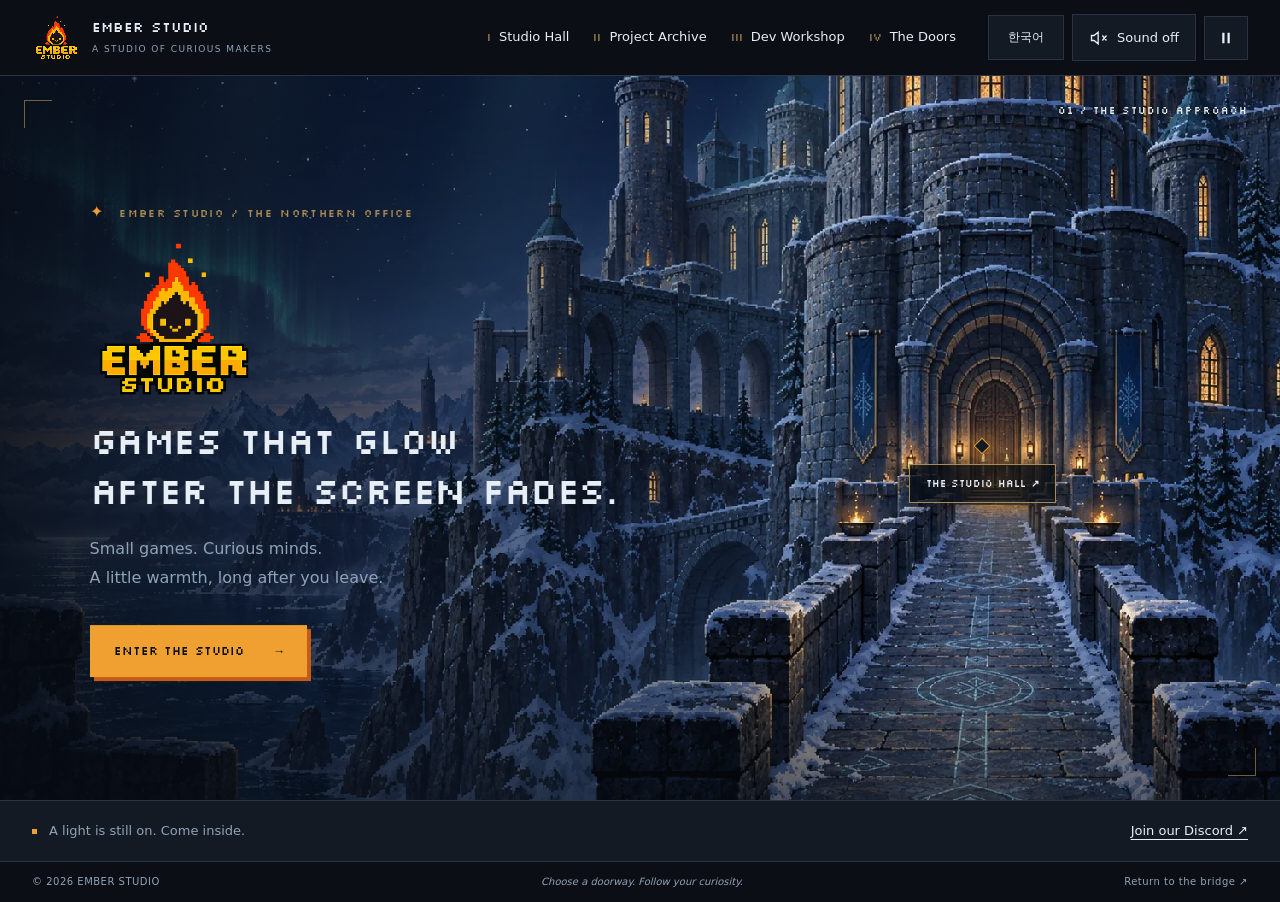
<file: index.html>
<!doctype html>
<html lang="en">
<head>
<meta charset="utf-8"><meta name="viewport" content="width=device-width, initial-scale=1">
<title>Ember Studio — The Living Studio</title>
<meta name="description" content="Step inside Ember Studio. Discover small games, turn the pages of their development, and meet the people behind the work.">
<meta name="theme-color" content="#0B0E14"><link rel="canonical" href="https://emberstudio.monster/">
<meta property="og:type" content="website"><meta property="og:title" content="Ember Studio — Games that glow"><meta property="og:description" content="A small studio of curious game makers. Explore our games and the stories behind them."><meta property="og:url" content="https://emberstudio.monster/"><meta property="og:image" content="https://emberstudio.monster/assets/logo.png">
<link rel="icon" href="assets/favicon.png"><link rel="preload" as="image" href="assets/scenes/entrance.webp" fetchpriority="high"><link rel="stylesheet" href="assets/college.css">
<script type="module" src="assets/college.js"></script>
</head>
<body>
<a class="skip" href="#main">Skip to the studio</a>
<header class="world-header">
<a class="wordmark" href="#entrance" aria-label="Ember Studio entrance"><img src="assets/logo.png" width="52" height="52" alt=""><span>EMBER STUDIO<small>A STUDIO OF CURIOUS MAKERS</small></span></a>
<nav class="quick-nav" aria-label="Studio spaces">
<a href="#hall" data-room="hall"><span aria-hidden="true">I</span> Studio Hall</a>
<a href="#library" data-room="library"><span aria-hidden="true">II</span> Project Archive</a>
<a href="#workshop" data-room="workshop"><span aria-hidden="true">III</span> Dev Workshop</a>
<a href="#doors" data-room="doors"><span aria-hidden="true">IV</span> The Doors</a>
</nav>
<div class="header-controls"><button class="control language-toggle" data-language translate="no" lang="ko" aria-label="Switch to Korean">한국어</button><button class="sound-toggle control" id="sound-toggle" aria-pressed="false" title="Enable ambient sound"><svg viewBox="0 0 24 24" aria-hidden="true"><path d="M11 5 6 9H3v6h3l5 4V5Zm5 4 5 6m0-6-5 6"/></svg><span>Sound off</span></button><button class="control motion-toggle" id="motion-toggle" aria-pressed="false" aria-label="Pause animation" title="Pause animation"><svg viewBox="0 0 24 24" aria-hidden="true"><path d="M7 5h3v14H7V5Zm7 0h3v14h-3V5Z"/></svg><span aria-hidden="true">Pause animation</span></button></div>
</header>
<main id="main" tabindex="-1">
<section class="scene" id="scene" data-room="entrance" aria-labelledby="room-title">
<img class="scene-art" id="scene-art" src="assets/scenes/entrance.webp" width="1536" height="1024" fetchpriority="high" alt="Ember Studio’s frost-covered northern office overlooking the sea at twilight">
<img class="scene-art scene-art-fade" id="scene-art-fade" alt="" aria-hidden="true">
<div class="scene-weather" aria-hidden="true"></div>
<div class="scene-ambience" id="scene-ambience" aria-hidden="true"></div>
<div class="scene-shade" aria-hidden="true"></div>
<div class="scene-foreground" id="scene-foreground">
<div class="entrance-copy">
<p class="eyebrow"><span class="tiny-star" aria-hidden="true">✦</span> EMBER STUDIO / THE NORTHERN OFFICE</p>
<img class="hero-logo" src="assets/logo.png" alt="Ember Studio" width="488" height="488">
<h1 id="room-title">Games that glow<br>after the screen fades.</h1>
<p class="intro">Small games. Curious minds.<br>A little warmth, long after you leave.</p>
<div class="entrance-actions"><a class="primary-action" href="#hall">Enter the studio <span aria-hidden="true">→</span></a></div>
</div>
<a class="entrance-door scene-link" href="#hall"><span class="hotspot-dot" aria-hidden="true"></span><span>THE STUDIO HALL <b aria-hidden="true">↗</b></span></a>
</div>
<div class="scene-corner corner-top" aria-hidden="true"></div><div class="scene-corner corner-bottom" aria-hidden="true"></div>
<div class="room-coordinate" id="room-coordinate" aria-hidden="true">01 / THE STUDIO APPROACH</div>
</section>
<div class="room-ledger" id="room-ledger"><p><span class="ledger-dot" aria-hidden="true"></span> A light is still on. Come inside.</p><a href="https://discord.gg/APnfmbZKk">Join our Discord <span aria-hidden="true">↗</span></a></div>
</main>
<footer class="world-footer"><span>© 2026 EMBER STUDIO</span><p id="wayfinding">Choose a doorway. Follow your curiosity.</p><a href="#entrance">Return to the bridge <span aria-hidden="true">↗</span></a></footer>
<dialog id="book-dialog" aria-labelledby="book-title"></dialog>
<dialog id="staff-dialog" aria-labelledby="staff-name"><div class="conversation"><button class="control language-toggle conversation-language" data-language translate="no" lang="ko" aria-label="Switch to Korean">한국어</button><button class="icon-button conversation-close" data-close-dialog aria-label="Close conversation">×</button><div class="conversation-portrait"><img id="staff-portrait" width="480" height="480" alt=""></div><div class="conversation-content"><p class="eyebrow" id="staff-role"></p><h2 id="staff-name"></h2><p class="conversation-line" id="staff-line" aria-live="polite"></p><div class="conversation-options" id="staff-options"></div></div></div></dialog>
<div id="notice" class="notice" role="status" aria-live="polite"></div>
<noscript><section class="noscript-records"><h2>The studio records</h2><p>Explore our games and meet the studio.</p><a href="works.html">Our works</a><a href="college.html">Meet the studio</a><a href="https://discord.gg/APnfmbZKk">Discord</a><a href="https://github.com/NotNull92">GitHub</a><a href="https://ko-fi.com/notnull92">Ko-fi</a></section></noscript>
</body></html>
</file>
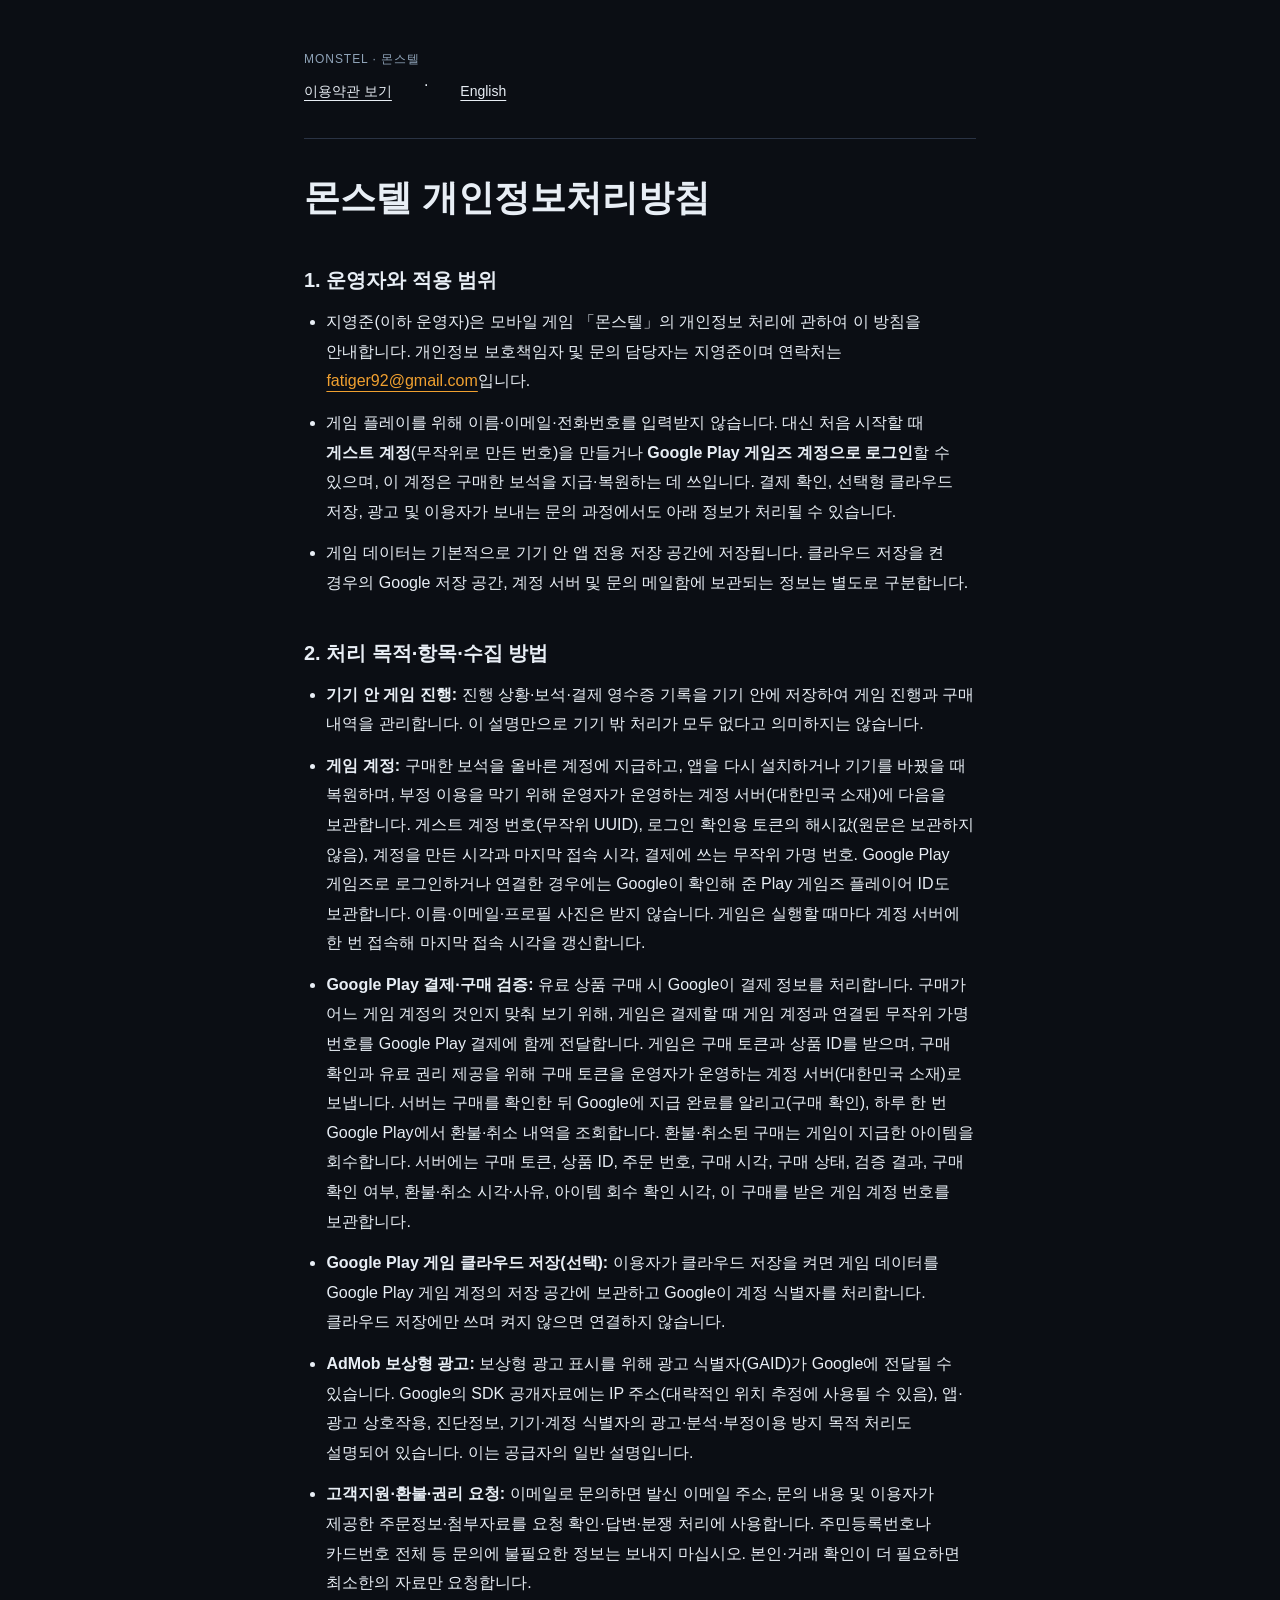
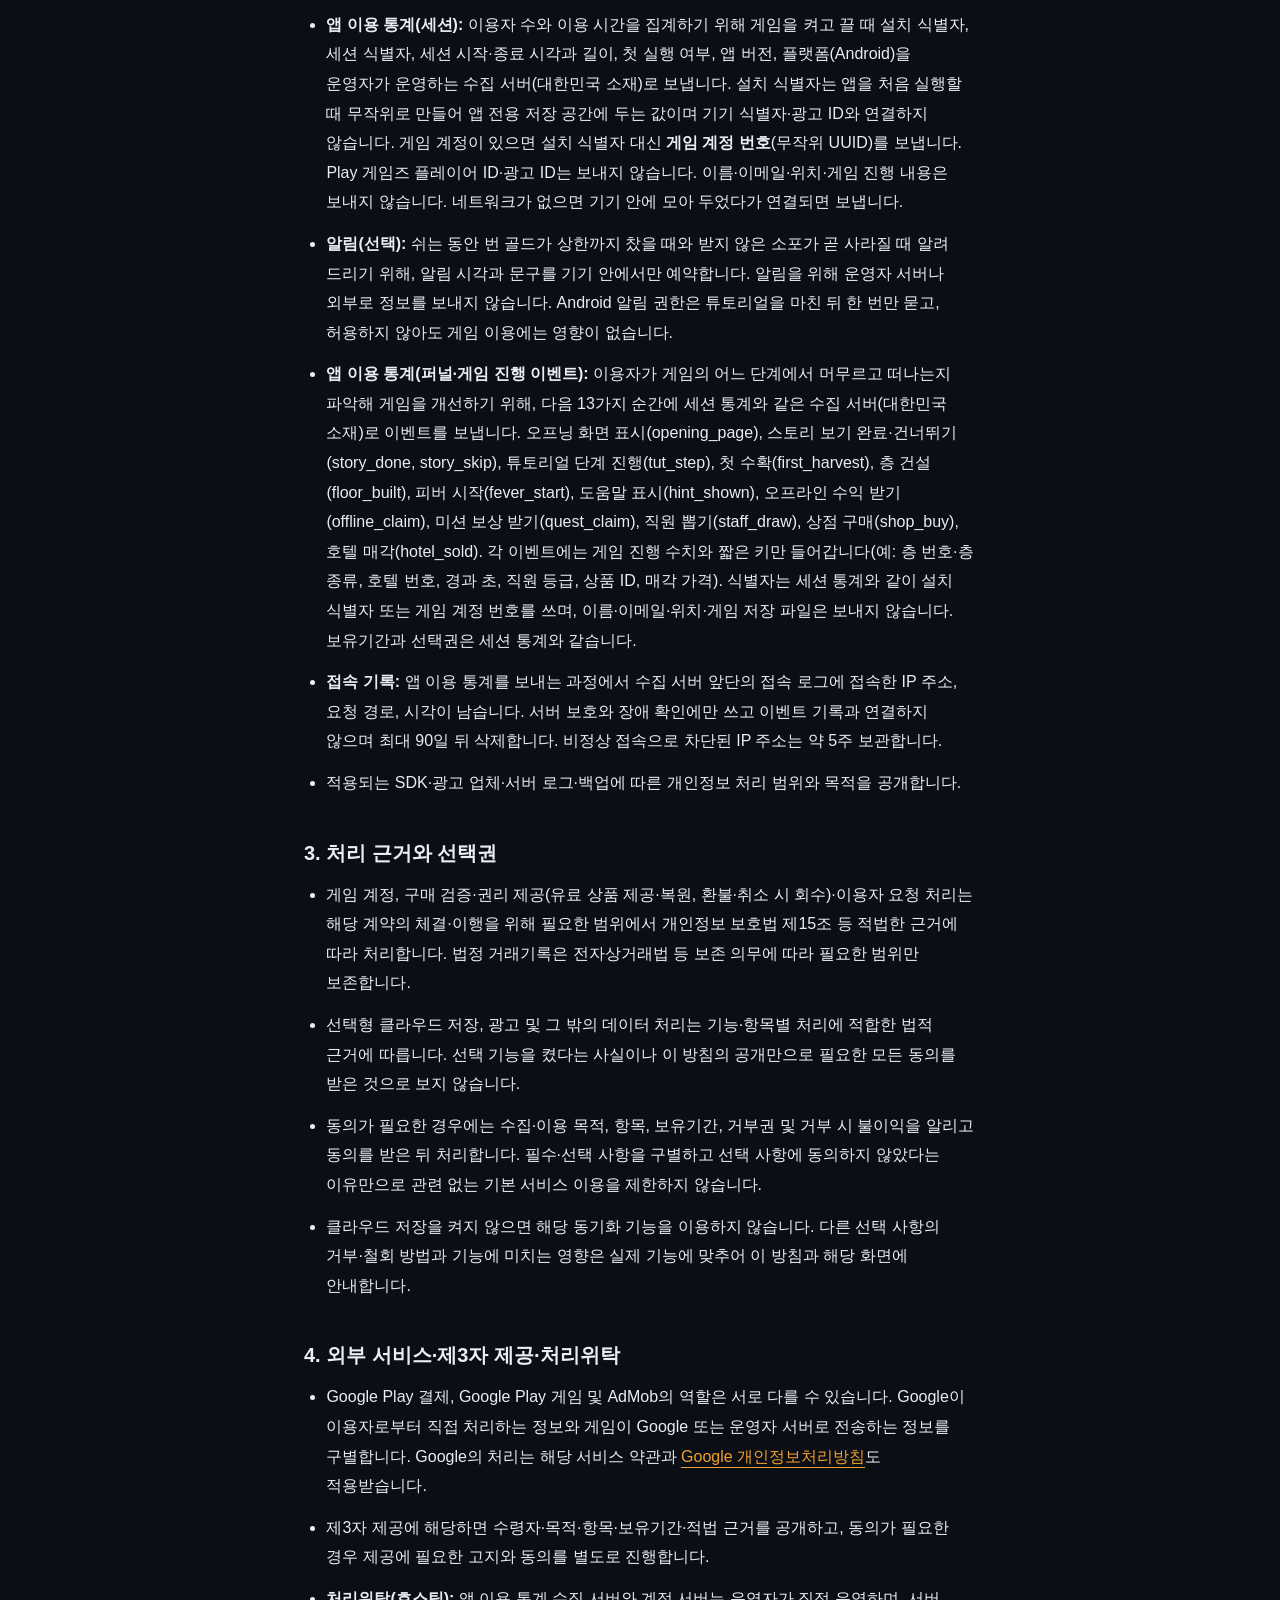
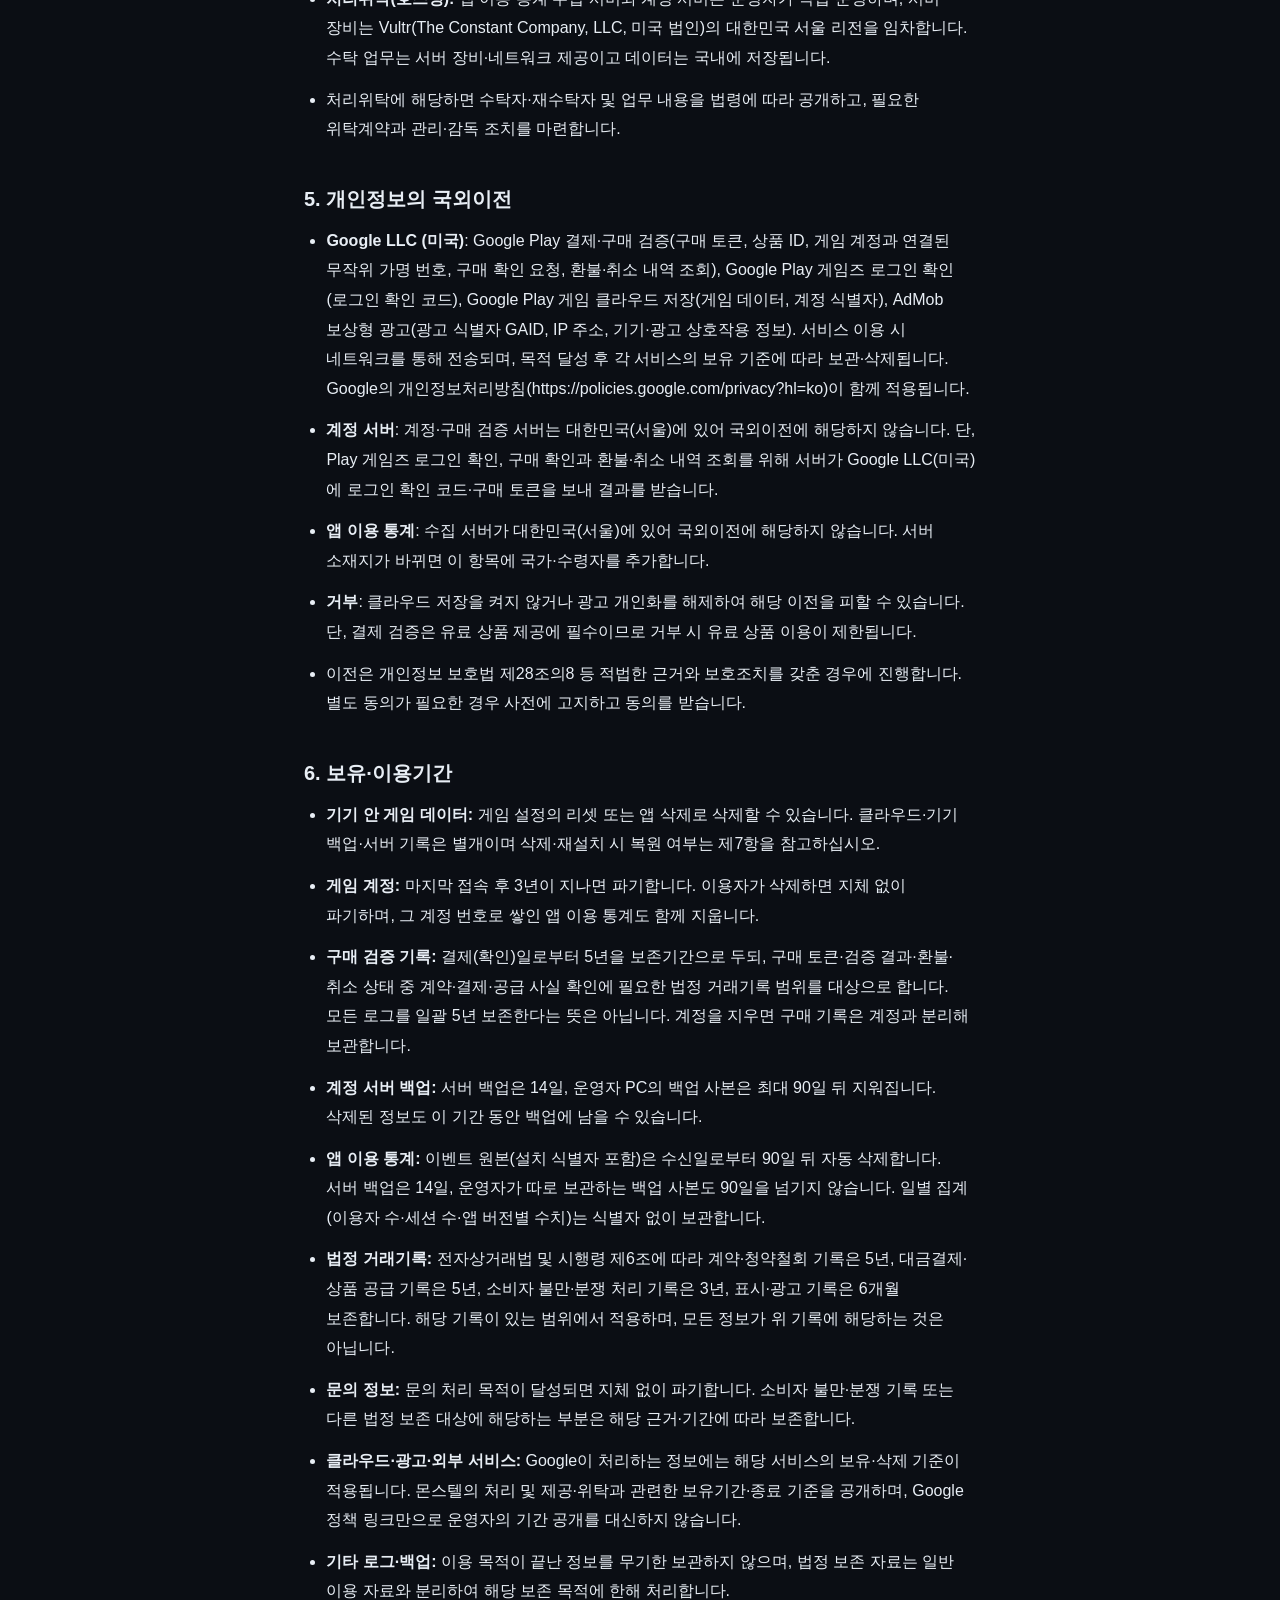
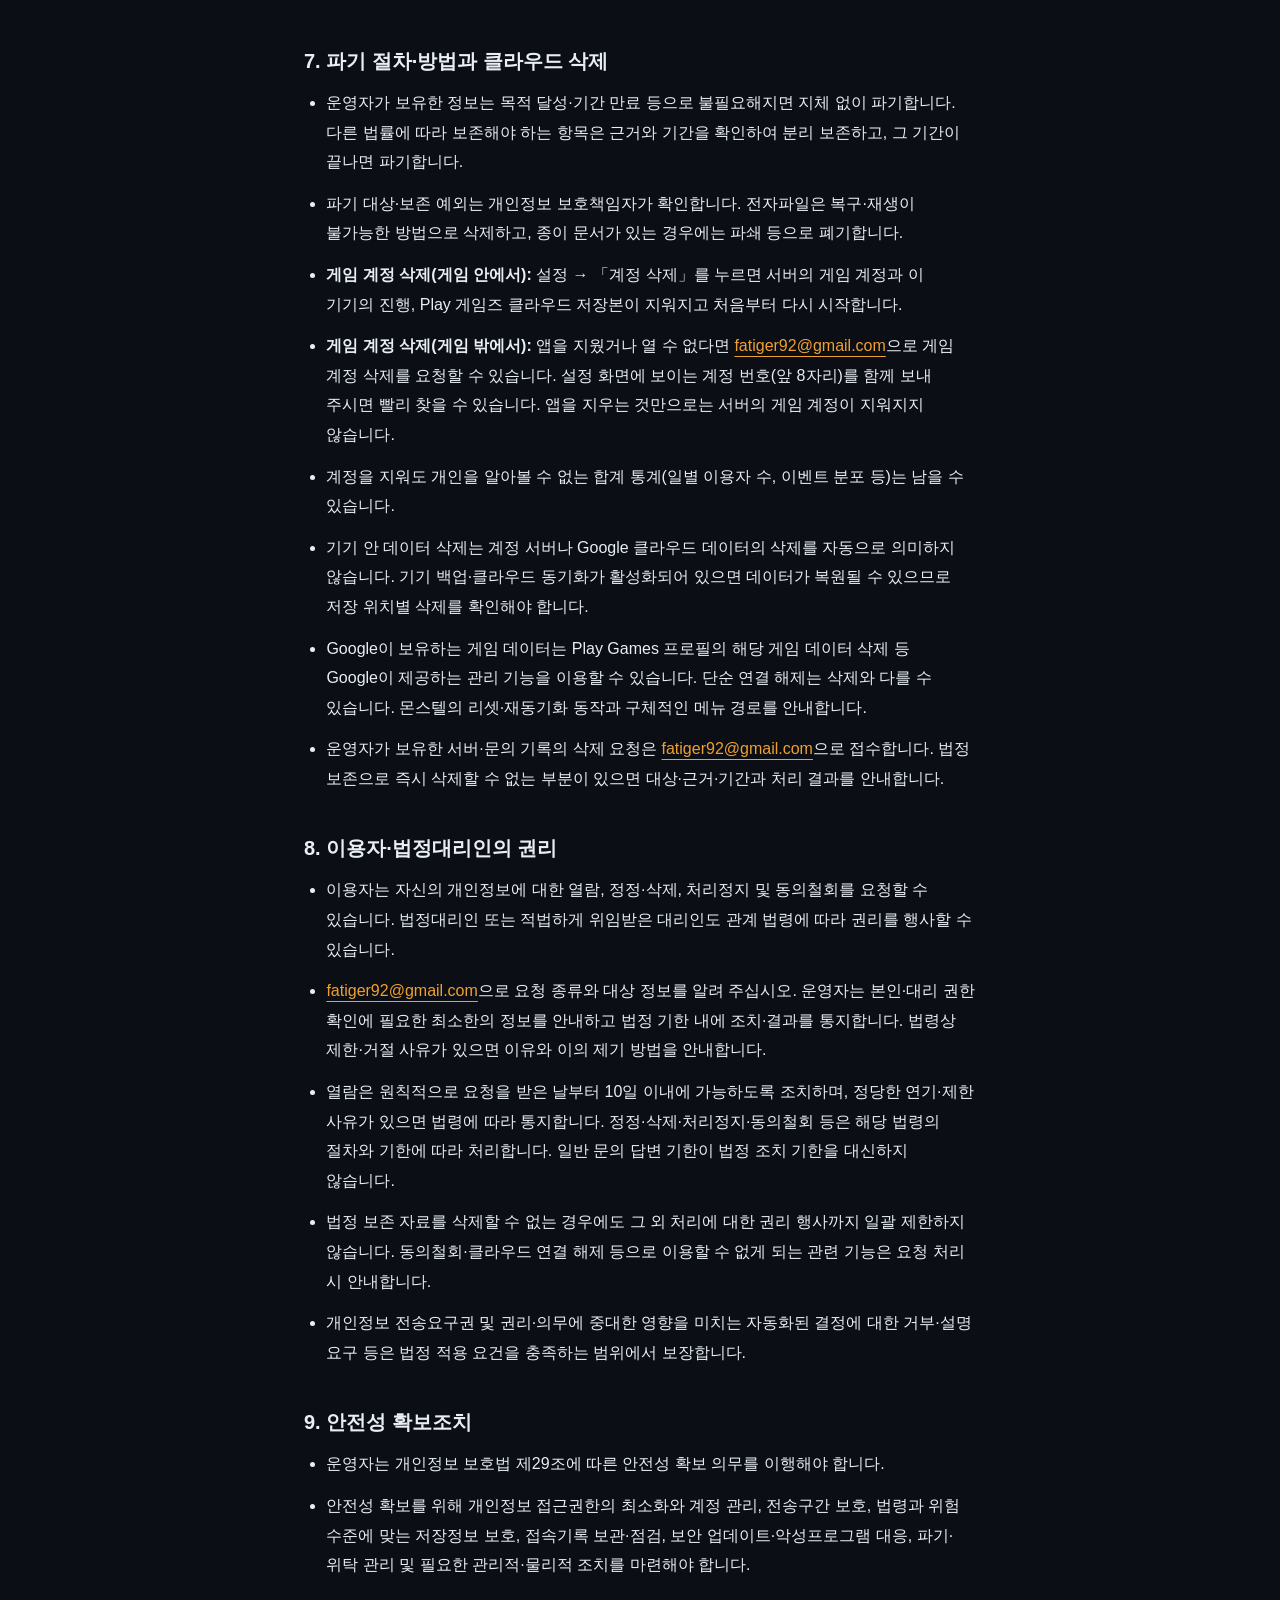
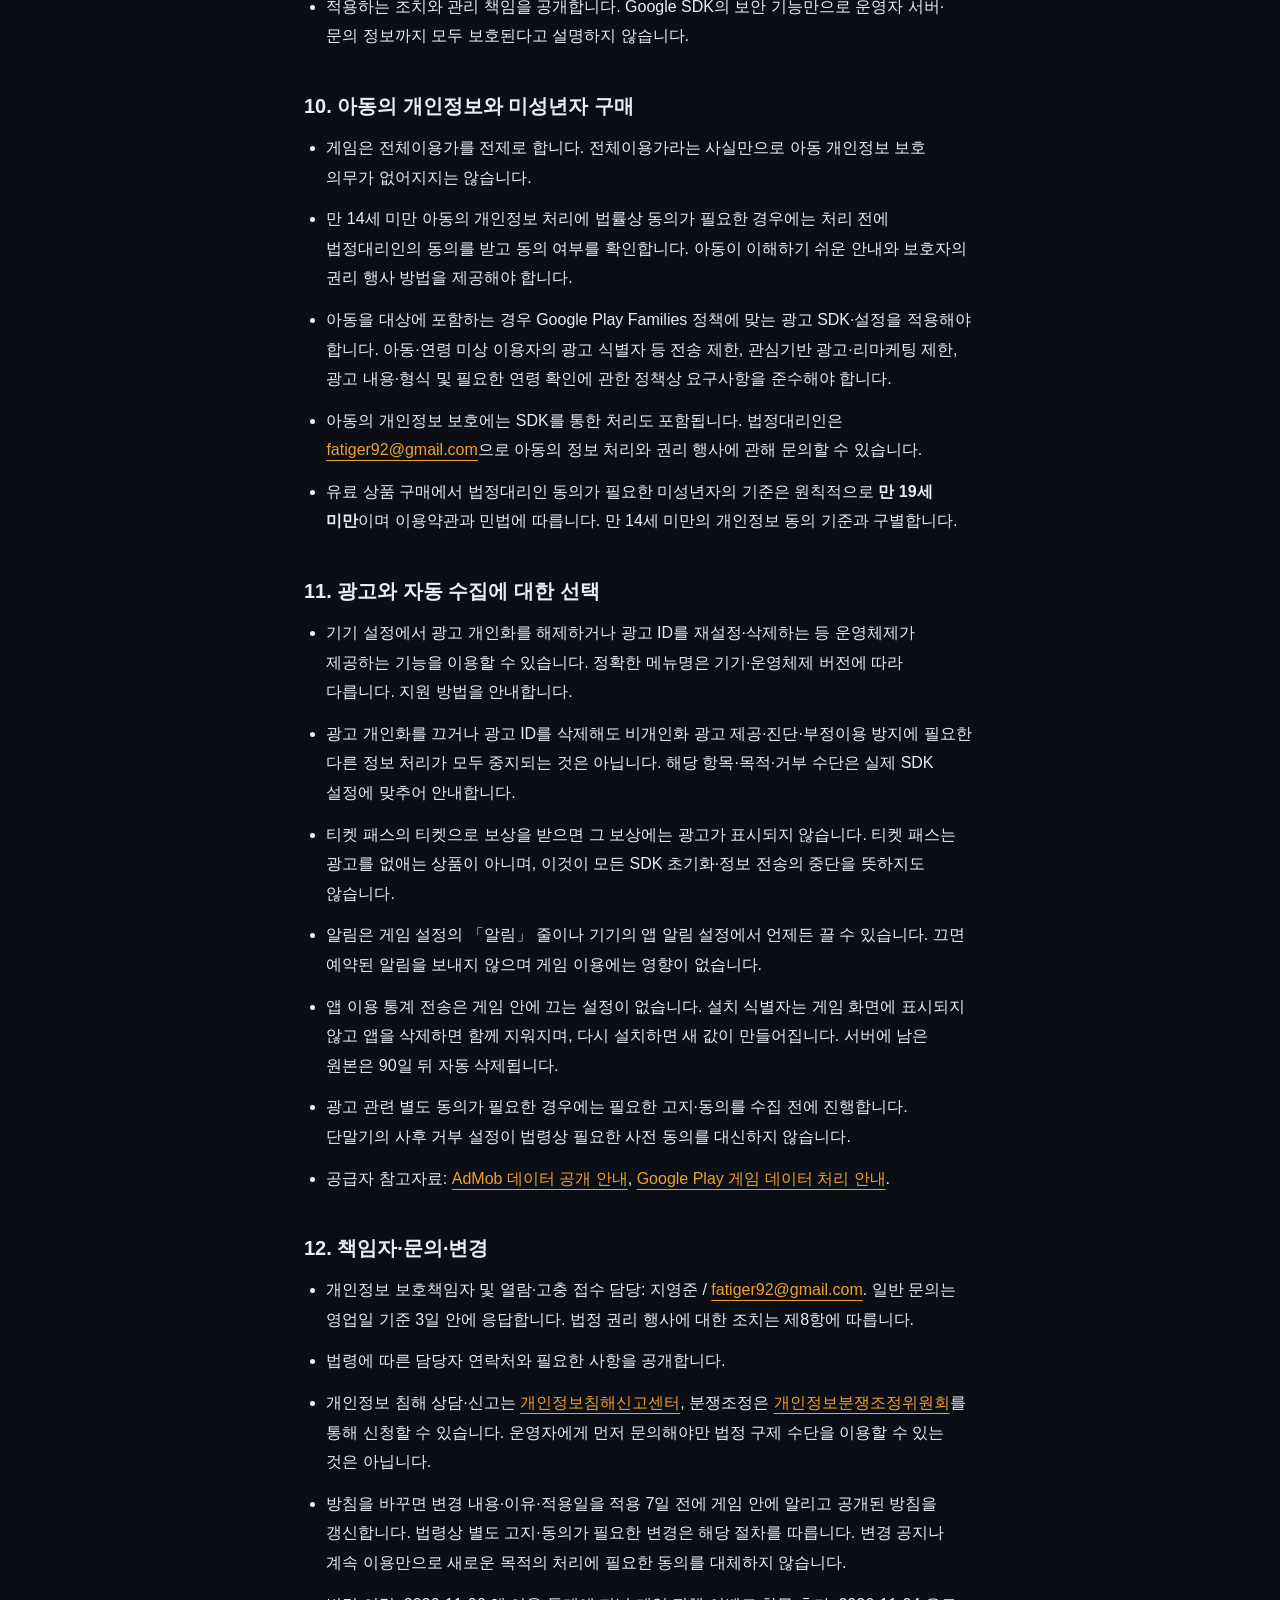
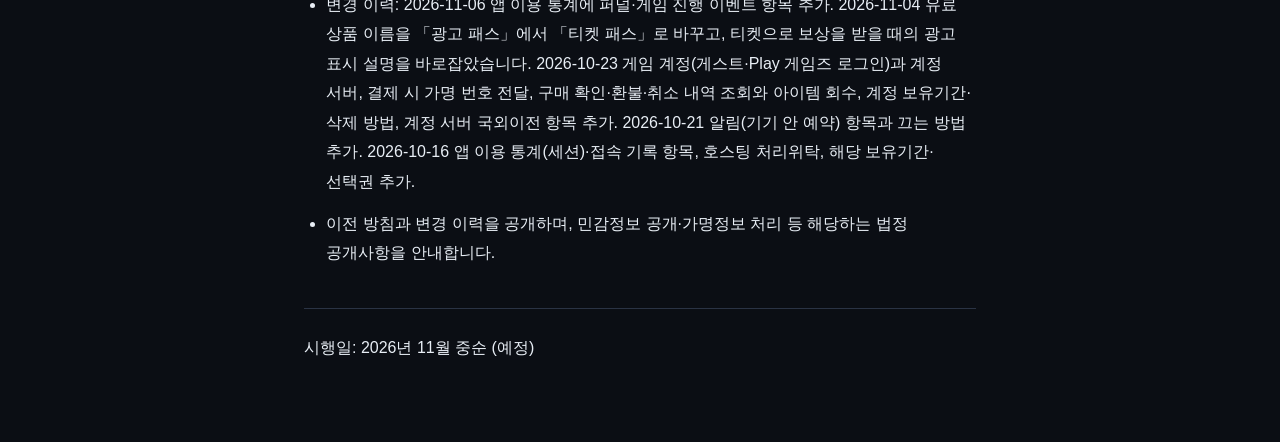
<file: monstel/privacy/index.html>
<!doctype html>
<html lang="ko">
<head>
<meta charset="utf-8">
<meta name="viewport" content="width=device-width, initial-scale=1">
<title>몬스텔 개인정보처리방침</title>
<link rel="canonical" href="https://emberstudio.monster/monstel/privacy/">
<link rel="icon" href="../../assets/favicon.png" type="image/png">
<link rel="stylesheet" href="../../assets/site.css">
<link rel="stylesheet" href="../legal.css">
</head>
<body>
<a class="skip" href="#main">본문으로 바로가기</a>
<header class="legal-header">
<p class="meta">MONSTEL · 몬스텔</p>
<nav aria-label="법률 문서"><a href="../terms/">이용약관 보기</a> · <a href="../en/privacy/" lang="en" hreflang="en">English</a></nav>
</header>
<main id="main" tabindex="-1">
<h1>몬스텔 개인정보처리방침</h1>
<h2>1. 운영자와 적용 범위</h2>
<ul>
<li>지영준(이하 운영자)은 모바일 게임 「몬스텔」의 개인정보 처리에 관하여 이 방침을 안내합니다. 개인정보 보호책임자 및 문의 담당자는 지영준이며 연락처는 <a href="mailto:fatiger92@gmail.com">fatiger92@gmail.com</a>입니다.</li>
<li>게임 플레이를 위해 이름·이메일·전화번호를 입력받지 않습니다. 대신 처음 시작할 때 <strong>게스트 계정</strong>(무작위로 만든 번호)을 만들거나 <strong>Google Play 게임즈 계정으로 로그인</strong>할 수 있으며, 이 계정은 구매한 보석을 지급·복원하는 데 쓰입니다. 결제 확인, 선택형 클라우드 저장, 광고 및 이용자가 보내는 문의 과정에서도 아래 정보가 처리될 수 있습니다.</li>
<li>게임 데이터는 기본적으로 기기 안 앱 전용 저장 공간에 저장됩니다. 클라우드 저장을 켠 경우의 Google 저장 공간, 계정 서버 및 문의 메일함에 보관되는 정보는 별도로 구분합니다.</li>
</ul>
<h2>2. 처리 목적·항목·수집 방법</h2>
<ul>
<li><strong>기기 안 게임 진행:</strong> 진행 상황·보석·결제 영수증 기록을 기기 안에 저장하여 게임 진행과 구매 내역을 관리합니다. 이 설명만으로 기기 밖 처리가 모두 없다고 의미하지는 않습니다.</li>
<li><strong>게임 계정:</strong> 구매한 보석을 올바른 계정에 지급하고, 앱을 다시 설치하거나 기기를 바꿨을 때 복원하며, 부정 이용을 막기 위해 운영자가 운영하는 계정 서버(대한민국 소재)에 다음을 보관합니다. 게스트 계정 번호(무작위 UUID), 로그인 확인용 토큰의 해시값(원문은 보관하지 않음), 계정을 만든 시각과 마지막 접속 시각, 결제에 쓰는 무작위 가명 번호. Google Play 게임즈로 로그인하거나 연결한 경우에는 Google이 확인해 준 Play 게임즈 플레이어 ID도 보관합니다. 이름·이메일·프로필 사진은 받지 않습니다. 게임은 실행할 때마다 계정 서버에 한 번 접속해 마지막 접속 시각을 갱신합니다.</li>
<li><strong>Google Play 결제·구매 검증:</strong> 유료 상품 구매 시 Google이 결제 정보를 처리합니다. 구매가 어느 게임 계정의 것인지 맞춰 보기 위해, 게임은 결제할 때 게임 계정과 연결된 무작위 가명 번호를 Google Play 결제에 함께 전달합니다. 게임은 구매 토큰과 상품 ID를 받으며, 구매 확인과 유료 권리 제공을 위해 구매 토큰을 운영자가 운영하는 계정 서버(대한민국 소재)로 보냅니다. 서버는 구매를 확인한 뒤 Google에 지급 완료를 알리고(구매 확인), 하루 한 번 Google Play에서 환불·취소 내역을 조회합니다. 환불·취소된 구매는 게임이 지급한 아이템을 회수합니다. 서버에는 구매 토큰, 상품 ID, 주문 번호, 구매 시각, 구매 상태, 검증 결과, 구매 확인 여부, 환불·취소 시각·사유, 아이템 회수 확인 시각, 이 구매를 받은 게임 계정 번호를 보관합니다.</li>
<li><strong>Google Play 게임 클라우드 저장(선택):</strong> 이용자가 클라우드 저장을 켜면 게임 데이터를 Google Play 게임 계정의 저장 공간에 보관하고 Google이 계정 식별자를 처리합니다. 클라우드 저장에만 쓰며 켜지 않으면 연결하지 않습니다.</li>
<li><strong>AdMob 보상형 광고:</strong> 보상형 광고 표시를 위해 광고 식별자(GAID)가 Google에 전달될 수 있습니다. Google의 SDK 공개자료에는 IP 주소(대략적인 위치 추정에 사용될 수 있음), 앱·광고 상호작용, 진단정보, 기기·계정 식별자의 광고·분석·부정이용 방지 목적 처리도 설명되어 있습니다. 이는 공급자의 일반 설명입니다.</li>
<li><strong>고객지원·환불·권리 요청:</strong> 이메일로 문의하면 발신 이메일 주소, 문의 내용 및 이용자가 제공한 주문정보·첨부자료를 요청 확인·답변·분쟁 처리에 사용합니다. 주민등록번호나 카드번호 전체 등 문의에 불필요한 정보는 보내지 마십시오. 본인·거래 확인이 더 필요하면 최소한의 자료만 요청합니다.</li>
<li><strong>앱 이용 통계(세션):</strong> 이용자 수와 이용 시간을 집계하기 위해 게임을 켜고 끌 때 설치 식별자, 세션 식별자, 세션 시작·종료 시각과 길이, 첫 실행 여부, 앱 버전, 플랫폼(Android)을 운영자가 운영하는 수집 서버(대한민국 소재)로 보냅니다. 설치 식별자는 앱을 처음 실행할 때 무작위로 만들어 앱 전용 저장 공간에 두는 값이며 기기 식별자·광고 ID와 연결하지 않습니다. 게임 계정이 있으면 설치 식별자 대신 <strong>게임 계정 번호</strong>(무작위 UUID)를 보냅니다. Play 게임즈 플레이어 ID·광고 ID는 보내지 않습니다. 이름·이메일·위치·게임 진행 내용은 보내지 않습니다. 네트워크가 없으면 기기 안에 모아 두었다가 연결되면 보냅니다.</li>
<li><strong>알림(선택):</strong> 쉬는 동안 번 골드가 상한까지 찼을 때와 받지 않은 소포가 곧 사라질 때 알려 드리기 위해, 알림 시각과 문구를 기기 안에서만 예약합니다. 알림을 위해 운영자 서버나 외부로 정보를 보내지 않습니다. Android 알림 권한은 튜토리얼을 마친 뒤 한 번만 묻고, 허용하지 않아도 게임 이용에는 영향이 없습니다.</li>
<li><strong>앱 이용 통계(퍼널·게임 진행 이벤트):</strong> 이용자가 게임의 어느 단계에서 머무르고 떠나는지 파악해 게임을 개선하기 위해, 다음 13가지 순간에 세션 통계와 같은 수집 서버(대한민국 소재)로 이벤트를 보냅니다. 오프닝 화면 표시(opening_page), 스토리 보기 완료·건너뛰기(story_done, story_skip), 튜토리얼 단계 진행(tut_step), 첫 수확(first_harvest), 층 건설(floor_built), 피버 시작(fever_start), 도움말 표시(hint_shown), 오프라인 수익 받기(offline_claim), 미션 보상 받기(quest_claim), 직원 뽑기(staff_draw), 상점 구매(shop_buy), 호텔 매각(hotel_sold). 각 이벤트에는 게임 진행 수치와 짧은 키만 들어갑니다(예: 층 번호·층 종류, 호텔 번호, 경과 초, 직원 등급, 상품 ID, 매각 가격). 식별자는 세션 통계와 같이 설치 식별자 또는 게임 계정 번호를 쓰며, 이름·이메일·위치·게임 저장 파일은 보내지 않습니다. 보유기간과 선택권은 세션 통계와 같습니다.</li>
<li><strong>접속 기록:</strong> 앱 이용 통계를 보내는 과정에서 수집 서버 앞단의 접속 로그에 접속한 IP 주소, 요청 경로, 시각이 남습니다. 서버 보호와 장애 확인에만 쓰고 이벤트 기록과 연결하지 않으며 최대 90일 뒤 삭제합니다. 비정상 접속으로 차단된 IP 주소는 약 5주 보관합니다.</li>
<li>적용되는 SDK·광고 업체·서버 로그·백업에 따른 개인정보 처리 범위와 목적을 공개합니다.</li>
</ul>
<h2>3. 처리 근거와 선택권</h2>
<ul>
<li>게임 계정, 구매 검증·권리 제공(유료 상품 제공·복원, 환불·취소 시 회수)·이용자 요청 처리는 해당 계약의 체결·이행을 위해 필요한 범위에서 개인정보 보호법 제15조 등 적법한 근거에 따라 처리합니다. 법정 거래기록은 전자상거래법 등 보존 의무에 따라 필요한 범위만 보존합니다.</li>
<li>선택형 클라우드 저장, 광고 및 그 밖의 데이터 처리는 기능·항목별 처리에 적합한 법적 근거에 따릅니다. 선택 기능을 켰다는 사실이나 이 방침의 공개만으로 필요한 모든 동의를 받은 것으로 보지 않습니다.</li>
<li>동의가 필요한 경우에는 수집·이용 목적, 항목, 보유기간, 거부권 및 거부 시 불이익을 알리고 동의를 받은 뒤 처리합니다. 필수·선택 사항을 구별하고 선택 사항에 동의하지 않았다는 이유만으로 관련 없는 기본 서비스 이용을 제한하지 않습니다.</li>
<li>클라우드 저장을 켜지 않으면 해당 동기화 기능을 이용하지 않습니다. 다른 선택 사항의 거부·철회 방법과 기능에 미치는 영향은 실제 기능에 맞추어 이 방침과 해당 화면에 안내합니다.</li>
</ul>
<h2>4. 외부 서비스·제3자 제공·처리위탁</h2>
<ul>
<li>Google Play 결제, Google Play 게임 및 AdMob의 역할은 서로 다를 수 있습니다. Google이 이용자로부터 직접 처리하는 정보와 게임이 Google 또는 운영자 서버로 전송하는 정보를 구별합니다. Google의 처리는 해당 서비스 약관과 <a href="https://policies.google.com/privacy?hl=ko">Google 개인정보처리방침</a>도 적용받습니다.</li>
<li>제3자 제공에 해당하면 수령자·목적·항목·보유기간·적법 근거를 공개하고, 동의가 필요한 경우 제공에 필요한 고지와 동의를 별도로 진행합니다.</li>
<li><strong>처리위탁(호스팅):</strong> 앱 이용 통계 수집 서버와 계정 서버는 운영자가 직접 운영하며, 서버 장비는 Vultr(The Constant Company, LLC, 미국 법인)의 대한민국 서울 리전을 임차합니다. 수탁 업무는 서버 장비·네트워크 제공이고 데이터는 국내에 저장됩니다.</li>
<li>처리위탁에 해당하면 수탁자·재수탁자 및 업무 내용을 법령에 따라 공개하고, 필요한 위탁계약과 관리·감독 조치를 마련합니다.</li>
</ul>
<h2>5. 개인정보의 국외이전</h2>
<ul>
<li><strong>Google LLC (미국)</strong>: Google Play 결제·구매 검증(구매 토큰, 상품 ID, 게임 계정과 연결된 무작위 가명 번호, 구매 확인 요청, 환불·취소 내역 조회), Google Play 게임즈 로그인 확인(로그인 확인 코드), Google Play 게임 클라우드 저장(게임 데이터, 계정 식별자), AdMob 보상형 광고(광고 식별자 GAID, IP 주소, 기기·광고 상호작용 정보). 서비스 이용 시 네트워크를 통해 전송되며, 목적 달성 후 각 서비스의 보유 기준에 따라 보관·삭제됩니다. Google의 개인정보처리방침(https://policies.google.com/privacy?hl=ko)이 함께 적용됩니다.</li>
<li><strong>계정 서버</strong>: 계정·구매 검증 서버는 대한민국(서울)에 있어 국외이전에 해당하지 않습니다. 단, Play 게임즈 로그인 확인, 구매 확인과 환불·취소 내역 조회를 위해 서버가 Google LLC(미국)에 로그인 확인 코드·구매 토큰을 보내 결과를 받습니다.</li>
<li><strong>앱 이용 통계</strong>: 수집 서버가 대한민국(서울)에 있어 국외이전에 해당하지 않습니다. 서버 소재지가 바뀌면 이 항목에 국가·수령자를 추가합니다.</li>
<li><strong>거부</strong>: 클라우드 저장을 켜지 않거나 광고 개인화를 해제하여 해당 이전을 피할 수 있습니다. 단, 결제 검증은 유료 상품 제공에 필수이므로 거부 시 유료 상품 이용이 제한됩니다.</li>
<li>이전은 개인정보 보호법 제28조의8 등 적법한 근거와 보호조치를 갖춘 경우에 진행합니다. 별도 동의가 필요한 경우 사전에 고지하고 동의를 받습니다.</li>
</ul>
<h2>6. 보유·이용기간</h2>
<ul>
<li><strong>기기 안 게임 데이터:</strong> 게임 설정의 리셋 또는 앱 삭제로 삭제할 수 있습니다. 클라우드·기기 백업·서버 기록은 별개이며 삭제·재설치 시 복원 여부는 제7항을 참고하십시오.</li>
<li><strong>게임 계정:</strong> 마지막 접속 후 3년이 지나면 파기합니다. 이용자가 삭제하면 지체 없이 파기하며, 그 계정 번호로 쌓인 앱 이용 통계도 함께 지웁니다.</li>
<li><strong>구매 검증 기록:</strong> 결제(확인)일로부터 5년을 보존기간으로 두되, 구매 토큰·검증 결과·환불·취소 상태 중 계약·결제·공급 사실 확인에 필요한 법정 거래기록 범위를 대상으로 합니다. 모든 로그를 일괄 5년 보존한다는 뜻은 아닙니다. 계정을 지우면 구매 기록은 계정과 분리해 보관합니다.</li>
<li><strong>계정 서버 백업:</strong> 서버 백업은 14일, 운영자 PC의 백업 사본은 최대 90일 뒤 지워집니다. 삭제된 정보도 이 기간 동안 백업에 남을 수 있습니다.</li>
<li><strong>앱 이용 통계:</strong> 이벤트 원본(설치 식별자 포함)은 수신일로부터 90일 뒤 자동 삭제합니다. 서버 백업은 14일, 운영자가 따로 보관하는 백업 사본도 90일을 넘기지 않습니다. 일별 집계(이용자 수·세션 수·앱 버전별 수치)는 식별자 없이 보관합니다.</li>
<li><strong>법정 거래기록:</strong> 전자상거래법 및 시행령 제6조에 따라 계약·청약철회 기록은 5년, 대금결제·상품 공급 기록은 5년, 소비자 불만·분쟁 처리 기록은 3년, 표시·광고 기록은 6개월 보존합니다. 해당 기록이 있는 범위에서 적용하며, 모든 정보가 위 기록에 해당하는 것은 아닙니다.</li>
<li><strong>문의 정보:</strong> 문의 처리 목적이 달성되면 지체 없이 파기합니다. 소비자 불만·분쟁 기록 또는 다른 법정 보존 대상에 해당하는 부분은 해당 근거·기간에 따라 보존합니다.</li>
<li><strong>클라우드·광고·외부 서비스:</strong> Google이 처리하는 정보에는 해당 서비스의 보유·삭제 기준이 적용됩니다. 몬스텔의 처리 및 제공·위탁과 관련한 보유기간·종료 기준을 공개하며, Google 정책 링크만으로 운영자의 기간 공개를 대신하지 않습니다.</li>
<li><strong>기타 로그·백업:</strong> 이용 목적이 끝난 정보를 무기한 보관하지 않으며, 법정 보존 자료는 일반 이용 자료와 분리하여 해당 보존 목적에 한해 처리합니다.</li>
</ul>
<h2>7. 파기 절차·방법과 클라우드 삭제</h2>
<ul>
<li>운영자가 보유한 정보는 목적 달성·기간 만료 등으로 불필요해지면 지체 없이 파기합니다. 다른 법률에 따라 보존해야 하는 항목은 근거와 기간을 확인하여 분리 보존하고, 그 기간이 끝나면 파기합니다.</li>
<li>파기 대상·보존 예외는 개인정보 보호책임자가 확인합니다. 전자파일은 복구·재생이 불가능한 방법으로 삭제하고, 종이 문서가 있는 경우에는 파쇄 등으로 폐기합니다.</li>
<li><strong>게임 계정 삭제(게임 안에서):</strong> 설정 → 「계정 삭제」를 누르면 서버의 게임 계정과 이 기기의 진행, Play 게임즈 클라우드 저장본이 지워지고 처음부터 다시 시작합니다.</li>
<li><strong>게임 계정 삭제(게임 밖에서):</strong> 앱을 지웠거나 열 수 없다면 <a href="mailto:fatiger92@gmail.com">fatiger92@gmail.com</a>으로 게임 계정 삭제를 요청할 수 있습니다. 설정 화면에 보이는 계정 번호(앞 8자리)를 함께 보내 주시면 빨리 찾을 수 있습니다. 앱을 지우는 것만으로는 서버의 게임 계정이 지워지지 않습니다.</li>
<li>계정을 지워도 개인을 알아볼 수 없는 합계 통계(일별 이용자 수, 이벤트 분포 등)는 남을 수 있습니다.</li>
<li>기기 안 데이터 삭제는 계정 서버나 Google 클라우드 데이터의 삭제를 자동으로 의미하지 않습니다. 기기 백업·클라우드 동기화가 활성화되어 있으면 데이터가 복원될 수 있으므로 저장 위치별 삭제를 확인해야 합니다.</li>
<li>Google이 보유하는 게임 데이터는 Play Games 프로필의 해당 게임 데이터 삭제 등 Google이 제공하는 관리 기능을 이용할 수 있습니다. 단순 연결 해제는 삭제와 다를 수 있습니다. 몬스텔의 리셋·재동기화 동작과 구체적인 메뉴 경로를 안내합니다.</li>
<li>운영자가 보유한 서버·문의 기록의 삭제 요청은 <a href="mailto:fatiger92@gmail.com">fatiger92@gmail.com</a>으로 접수합니다. 법정 보존으로 즉시 삭제할 수 없는 부분이 있으면 대상·근거·기간과 처리 결과를 안내합니다.</li>
</ul>
<h2>8. 이용자·법정대리인의 권리</h2>
<ul>
<li>이용자는 자신의 개인정보에 대한 열람, 정정·삭제, 처리정지 및 동의철회를 요청할 수 있습니다. 법정대리인 또는 적법하게 위임받은 대리인도 관계 법령에 따라 권리를 행사할 수 있습니다.</li>
<li><a href="mailto:fatiger92@gmail.com">fatiger92@gmail.com</a>으로 요청 종류와 대상 정보를 알려 주십시오. 운영자는 본인·대리 권한 확인에 필요한 최소한의 정보를 안내하고 법정 기한 내에 조치·결과를 통지합니다. 법령상 제한·거절 사유가 있으면 이유와 이의 제기 방법을 안내합니다.</li>
<li>열람은 원칙적으로 요청을 받은 날부터 10일 이내에 가능하도록 조치하며, 정당한 연기·제한 사유가 있으면 법령에 따라 통지합니다. 정정·삭제·처리정지·동의철회 등은 해당 법령의 절차와 기한에 따라 처리합니다. 일반 문의 답변 기한이 법정 조치 기한을 대신하지 않습니다.</li>
<li>법정 보존 자료를 삭제할 수 없는 경우에도 그 외 처리에 대한 권리 행사까지 일괄 제한하지 않습니다. 동의철회·클라우드 연결 해제 등으로 이용할 수 없게 되는 관련 기능은 요청 처리 시 안내합니다.</li>
<li>개인정보 전송요구권 및 권리·의무에 중대한 영향을 미치는 자동화된 결정에 대한 거부·설명 요구 등은 법정 적용 요건을 충족하는 범위에서 보장합니다.</li>
</ul>
<h2>9. 안전성 확보조치</h2>
<ul>
<li>운영자는 개인정보 보호법 제29조에 따른 안전성 확보 의무를 이행해야 합니다.</li>
<li>안전성 확보를 위해 개인정보 접근권한의 최소화와 계정 관리, 전송구간 보호, 법령과 위험 수준에 맞는 저장정보 보호, 접속기록 보관·점검, 보안 업데이트·악성프로그램 대응, 파기·위탁 관리 및 필요한 관리적·물리적 조치를 마련해야 합니다.</li>
<li>적용하는 조치와 관리 책임을 공개합니다. Google SDK의 보안 기능만으로 운영자 서버·문의 정보까지 모두 보호된다고 설명하지 않습니다.</li>
</ul>
<h2>10. 아동의 개인정보와 미성년자 구매</h2>
<ul>
<li>게임은 전체이용가를 전제로 합니다. 전체이용가라는 사실만으로 아동 개인정보 보호 의무가 없어지지는 않습니다.</li>
<li>만 14세 미만 아동의 개인정보 처리에 법률상 동의가 필요한 경우에는 처리 전에 법정대리인의 동의를 받고 동의 여부를 확인합니다. 아동이 이해하기 쉬운 안내와 보호자의 권리 행사 방법을 제공해야 합니다.</li>
<li>아동을 대상에 포함하는 경우 Google Play Families 정책에 맞는 광고 SDK·설정을 적용해야 합니다. 아동·연령 미상 이용자의 광고 식별자 등 전송 제한, 관심기반 광고·리마케팅 제한, 광고 내용·형식 및 필요한 연령 확인에 관한 정책상 요구사항을 준수해야 합니다.</li>
<li>아동의 개인정보 보호에는 SDK를 통한 처리도 포함됩니다. 법정대리인은 <a href="mailto:fatiger92@gmail.com">fatiger92@gmail.com</a>으로 아동의 정보 처리와 권리 행사에 관해 문의할 수 있습니다.</li>
<li>유료 상품 구매에서 법정대리인 동의가 필요한 미성년자의 기준은 원칙적으로 <strong>만 19세 미만</strong>이며 이용약관과 민법에 따릅니다. 만 14세 미만의 개인정보 동의 기준과 구별합니다.</li>
</ul>
<h2>11. 광고와 자동 수집에 대한 선택</h2>
<ul>
<li>기기 설정에서 광고 개인화를 해제하거나 광고 ID를 재설정·삭제하는 등 운영체제가 제공하는 기능을 이용할 수 있습니다. 정확한 메뉴명은 기기·운영체제 버전에 따라 다릅니다. 지원 방법을 안내합니다.</li>
<li>광고 개인화를 끄거나 광고 ID를 삭제해도 비개인화 광고 제공·진단·부정이용 방지에 필요한 다른 정보 처리가 모두 중지되는 것은 아닙니다. 해당 항목·목적·거부 수단은 실제 SDK 설정에 맞추어 안내합니다.</li>
<li>티켓 패스의 티켓으로 보상을 받으면 그 보상에는 광고가 표시되지 않습니다. 티켓 패스는 광고를 없애는 상품이 아니며, 이것이 모든 SDK 초기화·정보 전송의 중단을 뜻하지도 않습니다.</li>
<li>알림은 게임 설정의 「알림」 줄이나 기기의 앱 알림 설정에서 언제든 끌 수 있습니다. 끄면 예약된 알림을 보내지 않으며 게임 이용에는 영향이 없습니다.</li>
<li>앱 이용 통계 전송은 게임 안에 끄는 설정이 없습니다. 설치 식별자는 게임 화면에 표시되지 않고 앱을 삭제하면 함께 지워지며, 다시 설치하면 새 값이 만들어집니다. 서버에 남은 원본은 90일 뒤 자동 삭제됩니다.</li>
<li>광고 관련 별도 동의가 필요한 경우에는 필요한 고지·동의를 수집 전에 진행합니다. 단말기의 사후 거부 설정이 법령상 필요한 사전 동의를 대신하지 않습니다.</li>
<li>공급자 참고자료: <a href="https://developers.google.com/admob/android/privacy/play-data-disclosure">AdMob 데이터 공개 안내</a>, <a href="https://developer.android.com/games/pgs/data-collection">Google Play 게임 데이터 처리 안내</a>.</li>
</ul>
<h2>12. 책임자·문의·변경</h2>
<ul>
<li>개인정보 보호책임자 및 열람·고충 접수 담당: 지영준 / <a href="mailto:fatiger92@gmail.com">fatiger92@gmail.com</a>. 일반 문의는 영업일 기준 3일 안에 응답합니다. 법정 권리 행사에 대한 조치는 제8항에 따릅니다.</li>
<li>법령에 따른 담당자 연락처와 필요한 사항을 공개합니다.</li>
<li>개인정보 침해 상담·신고는 <a href="https://privacy.kisa.or.kr/">개인정보침해신고센터</a>, 분쟁조정은 <a href="https://www.kopico.go.kr/">개인정보분쟁조정위원회</a>를 통해 신청할 수 있습니다. 운영자에게 먼저 문의해야만 법정 구제 수단을 이용할 수 있는 것은 아닙니다.</li>
<li>방침을 바꾸면 변경 내용·이유·적용일을 적용 7일 전에 게임 안에 알리고 공개된 방침을 갱신합니다. 법령상 별도 고지·동의가 필요한 변경은 해당 절차를 따릅니다. 변경 공지나 계속 이용만으로 새로운 목적의 처리에 필요한 동의를 대체하지 않습니다.</li>
<li>변경 이력: 2026-11-06 앱 이용 통계에 퍼널·게임 진행 이벤트 항목 추가. 2026-11-04 유료 상품 이름을 「광고 패스」에서 「티켓 패스」로 바꾸고, 티켓으로 보상을 받을 때의 광고 표시 설명을 바로잡았습니다. 2026-10-23 게임 계정(게스트·Play 게임즈 로그인)과 계정 서버, 결제 시 가명 번호 전달, 구매 확인·환불·취소 내역 조회와 아이템 회수, 계정 보유기간·삭제 방법, 계정 서버 국외이전 항목 추가. 2026-10-21 알림(기기 안 예약) 항목과 끄는 방법 추가. 2026-10-16 앱 이용 통계(세션)·접속 기록 항목, 호스팅 처리위탁, 해당 보유기간·선택권 추가.</li>
<li>이전 방침과 변경 이력을 공개하며, 민감정보 공개·가명정보 처리 등 해당하는 법정 공개사항을 안내합니다.</li>
</ul>
<p>시행일: 2026년 11월 중순 (예정)</p>
</main>
</body>
</html>
</file>
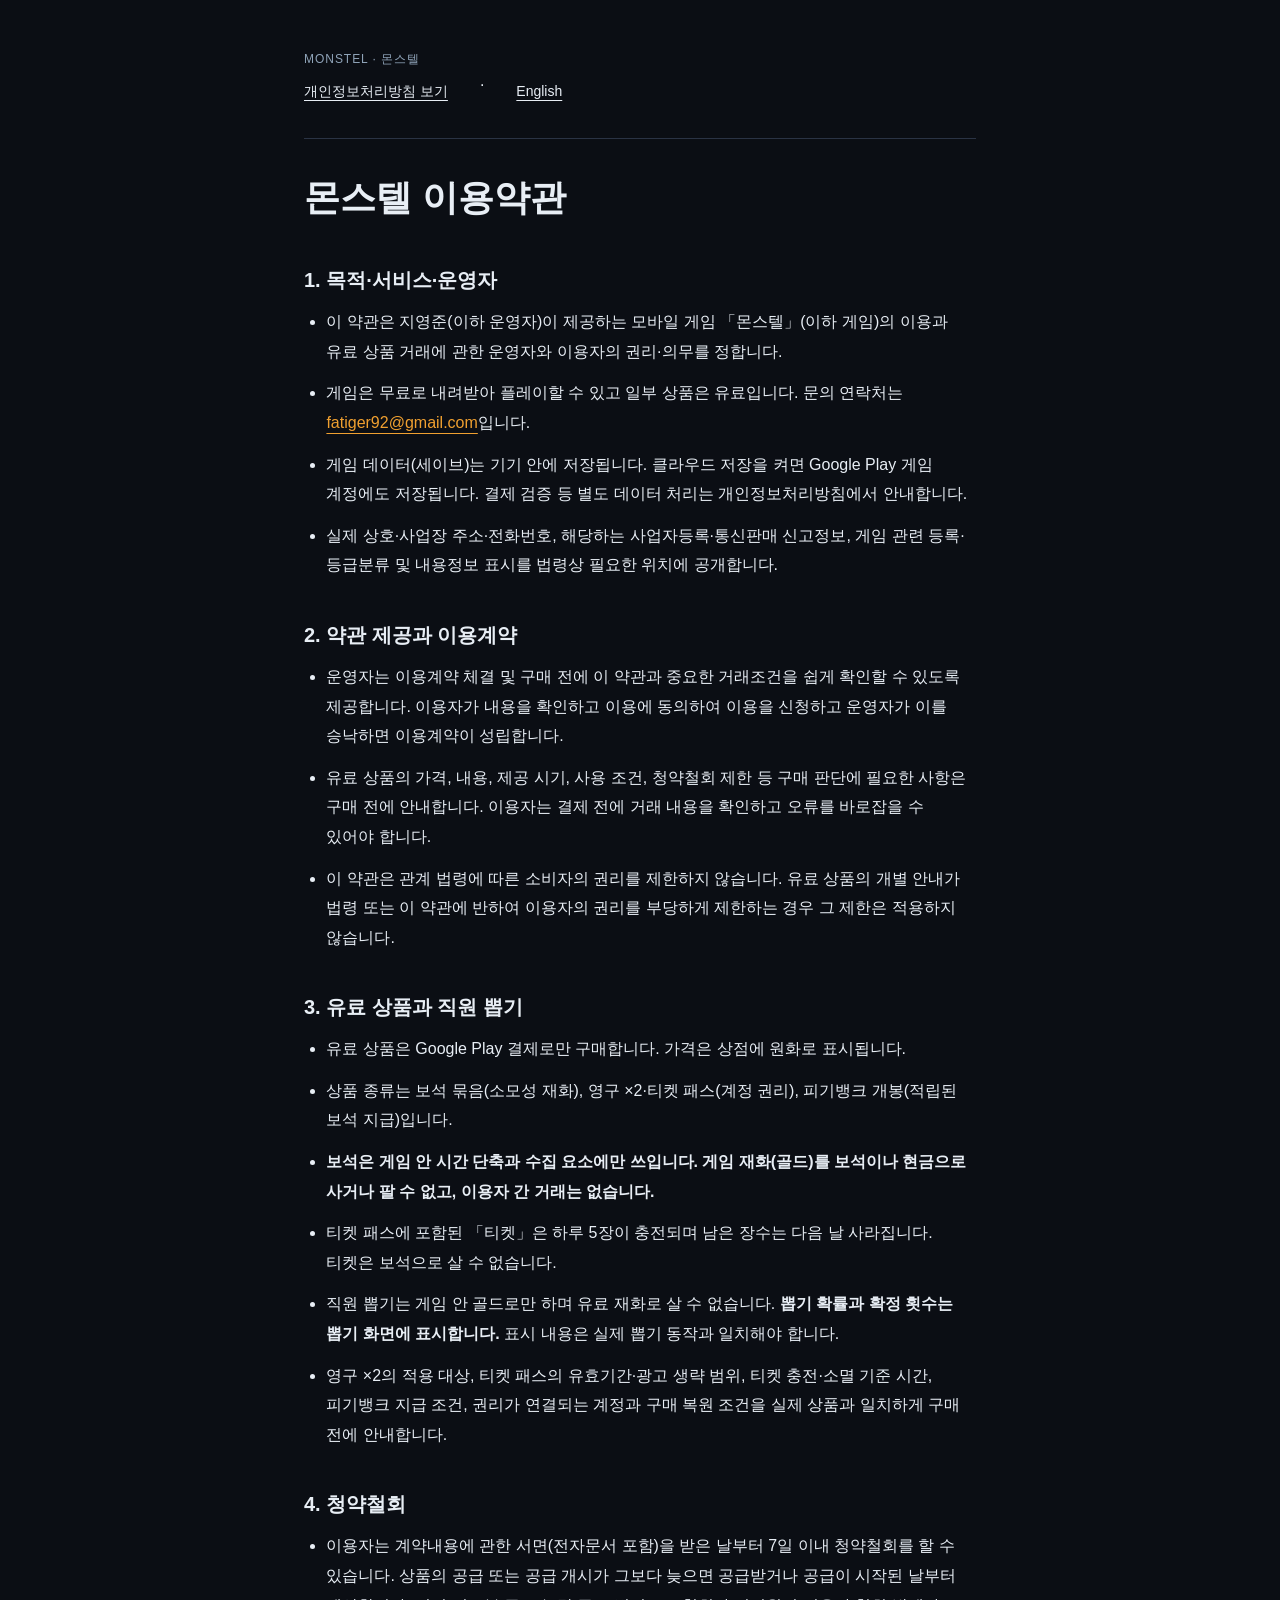
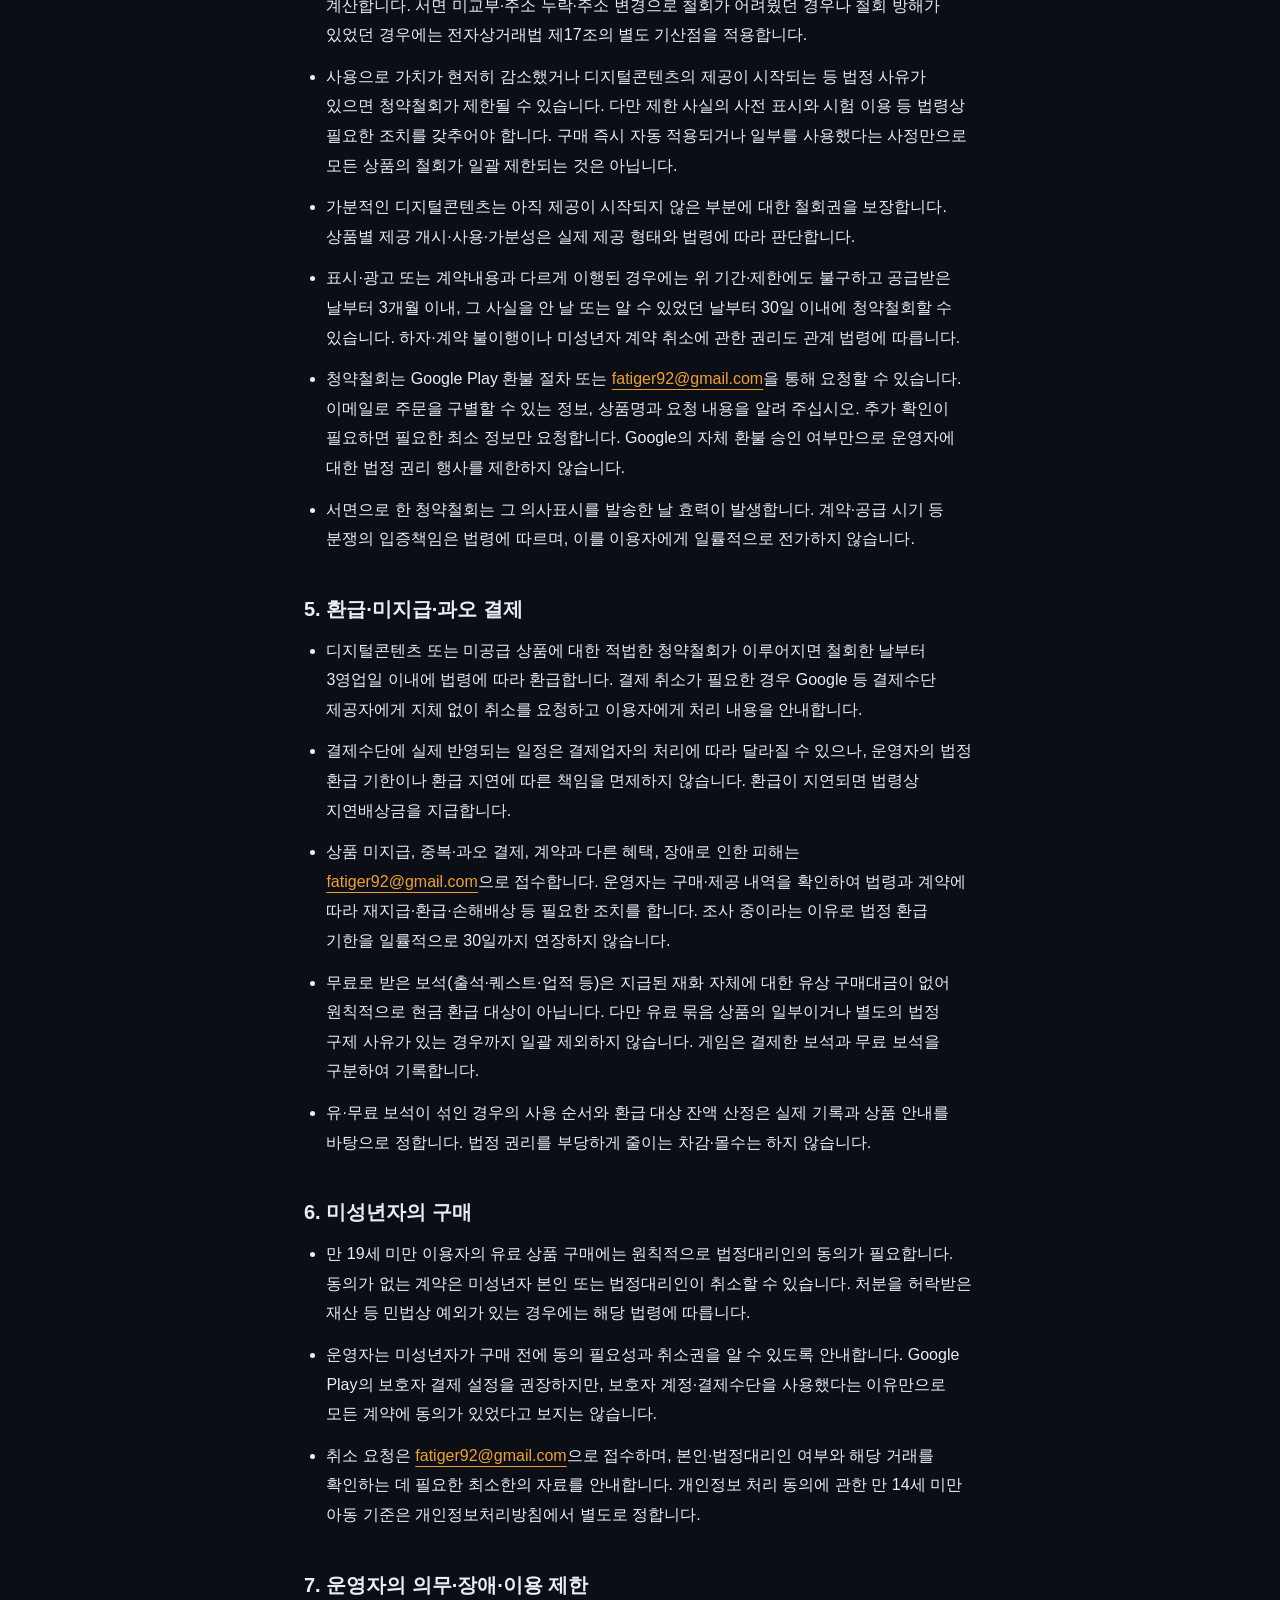
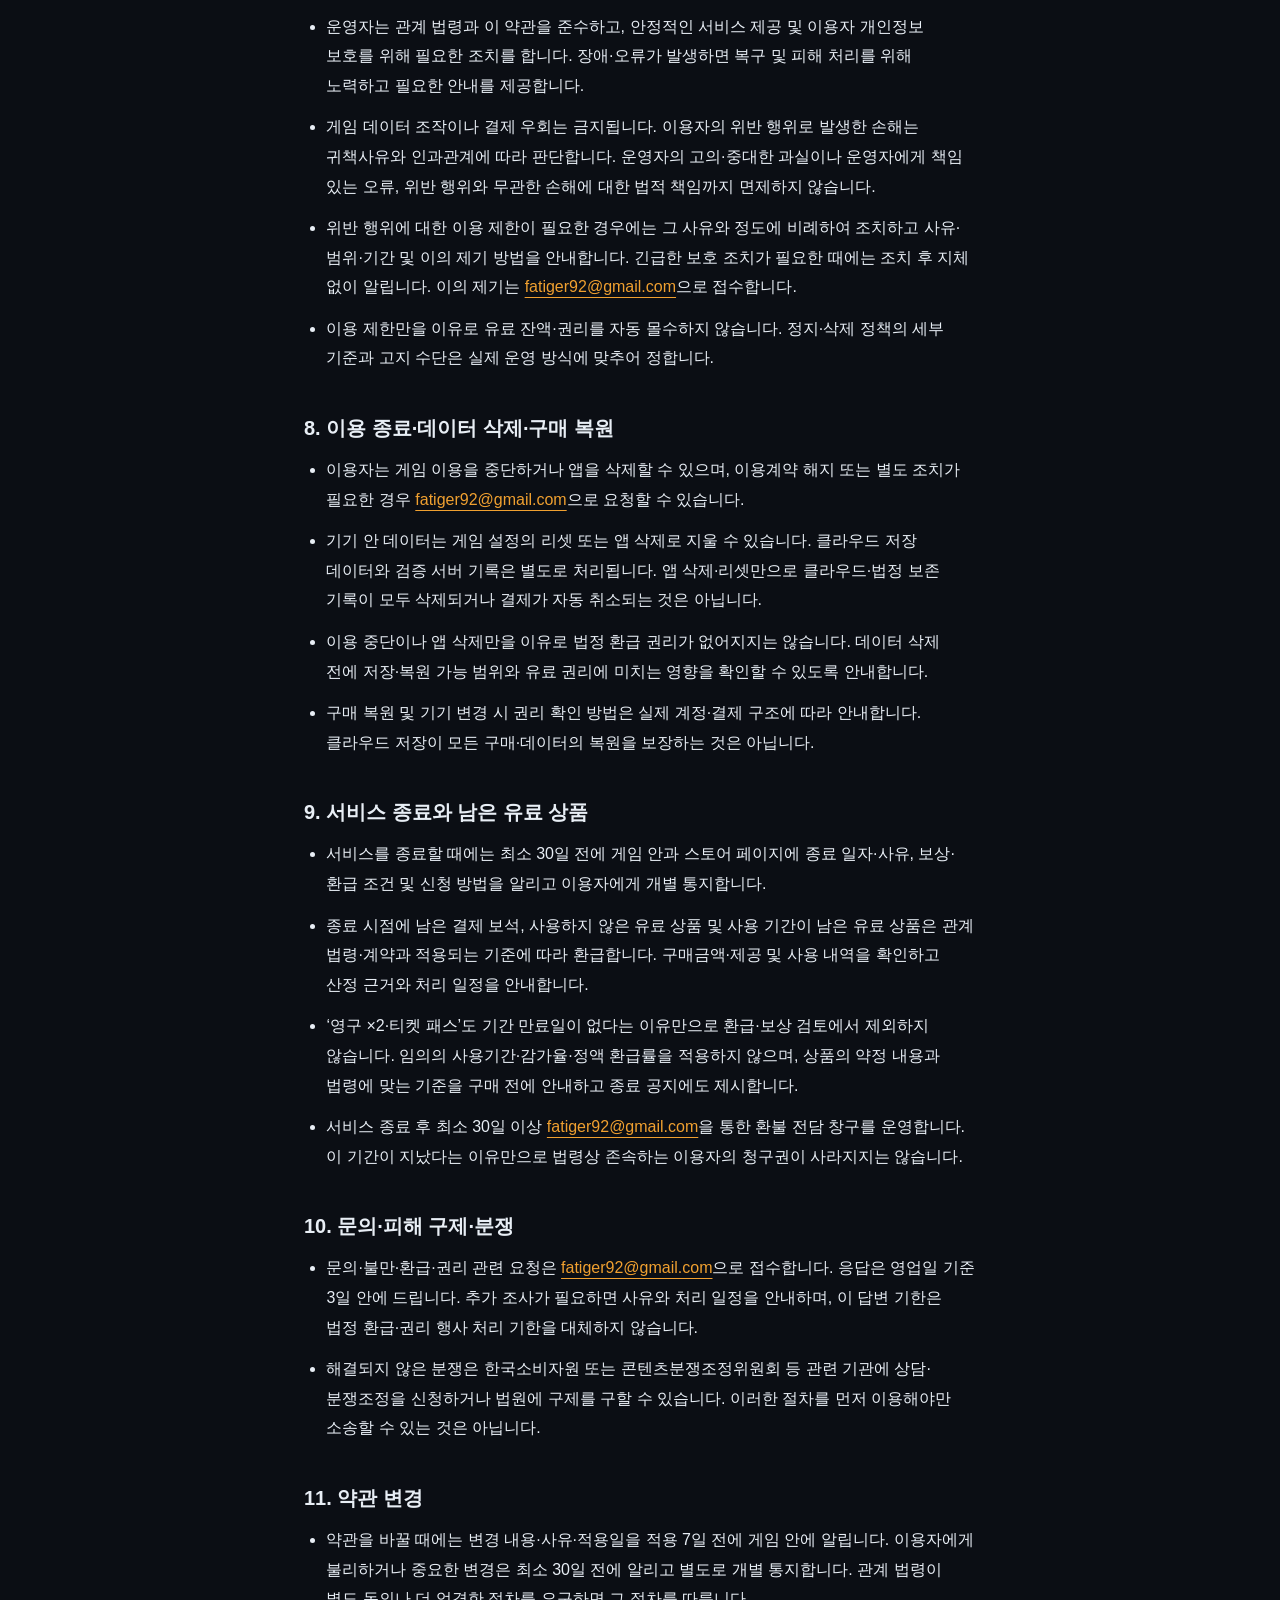
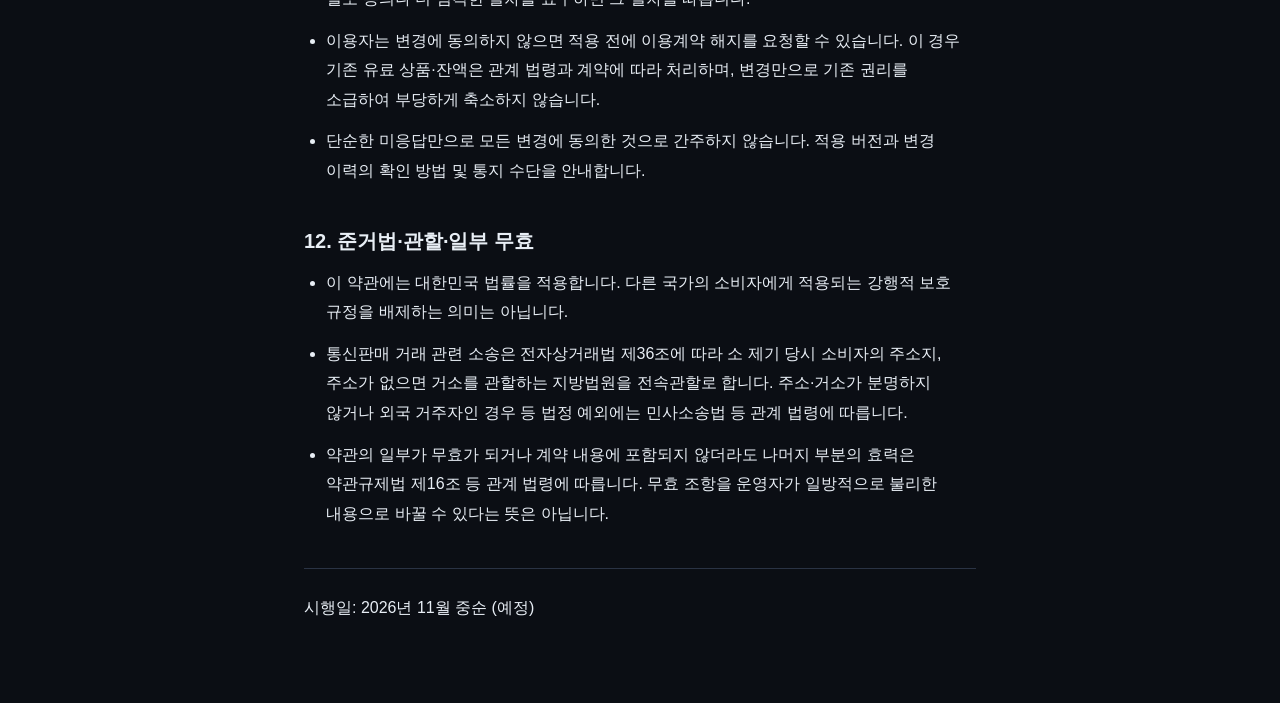
<file: monstel/terms/index.html>
<!doctype html>
<html lang="ko">
<head>
<meta charset="utf-8">
<meta name="viewport" content="width=device-width, initial-scale=1">
<title>몬스텔 이용약관</title>
<link rel="canonical" href="https://emberstudio.monster/monstel/terms/">
<link rel="icon" href="../../assets/favicon.png" type="image/png">
<link rel="stylesheet" href="../../assets/site.css">
<link rel="stylesheet" href="../legal.css">
</head>
<body>
<a class="skip" href="#main">본문으로 바로가기</a>
<header class="legal-header">
<p class="meta">MONSTEL · 몬스텔</p>
<nav aria-label="법률 문서"><a href="../privacy/">개인정보처리방침 보기</a> · <a href="../en/terms/" lang="en" hreflang="en">English</a></nav>
</header>
<main id="main" tabindex="-1">
<h1>몬스텔 이용약관</h1>
<h2>1. 목적·서비스·운영자</h2>
<ul>
<li>이 약관은 지영준(이하 운영자)이 제공하는 모바일 게임 「몬스텔」(이하 게임)의 이용과 유료 상품 거래에 관한 운영자와 이용자의 권리·의무를 정합니다.</li>
<li>게임은 무료로 내려받아 플레이할 수 있고 일부 상품은 유료입니다. 문의 연락처는 <a href="mailto:fatiger92@gmail.com">fatiger92@gmail.com</a>입니다.</li>
<li>게임 데이터(세이브)는 기기 안에 저장됩니다. 클라우드 저장을 켜면 Google Play 게임 계정에도 저장됩니다. 결제 검증 등 별도 데이터 처리는 개인정보처리방침에서 안내합니다.</li>
<li>실제 상호·사업장 주소·전화번호, 해당하는 사업자등록·통신판매 신고정보, 게임 관련 등록·등급분류 및 내용정보 표시를 법령상 필요한 위치에 공개합니다.</li>
</ul>
<h2>2. 약관 제공과 이용계약</h2>
<ul>
<li>운영자는 이용계약 체결 및 구매 전에 이 약관과 중요한 거래조건을 쉽게 확인할 수 있도록 제공합니다. 이용자가 내용을 확인하고 이용에 동의하여 이용을 신청하고 운영자가 이를 승낙하면 이용계약이 성립합니다.</li>
<li>유료 상품의 가격, 내용, 제공 시기, 사용 조건, 청약철회 제한 등 구매 판단에 필요한 사항은 구매 전에 안내합니다. 이용자는 결제 전에 거래 내용을 확인하고 오류를 바로잡을 수 있어야 합니다.</li>
<li>이 약관은 관계 법령에 따른 소비자의 권리를 제한하지 않습니다. 유료 상품의 개별 안내가 법령 또는 이 약관에 반하여 이용자의 권리를 부당하게 제한하는 경우 그 제한은 적용하지 않습니다.</li>
</ul>
<h2>3. 유료 상품과 직원 뽑기</h2>
<ul>
<li>유료 상품은 Google Play 결제로만 구매합니다. 가격은 상점에 원화로 표시됩니다.</li>
<li>상품 종류는 보석 묶음(소모성 재화), 영구 ×2·티켓 패스(계정 권리), 피기뱅크 개봉(적립된 보석 지급)입니다.</li>
<li><strong>보석은 게임 안 시간 단축과 수집 요소에만 쓰입니다. 게임 재화(골드)를 보석이나 현금으로 사거나 팔 수 없고, 이용자 간 거래는 없습니다.</strong></li>
<li>티켓 패스에 포함된 「티켓」은 하루 5장이 충전되며 남은 장수는 다음 날 사라집니다. 티켓은 보석으로 살 수 없습니다.</li>
<li>직원 뽑기는 게임 안 골드로만 하며 유료 재화로 살 수 없습니다. <strong>뽑기 확률과 확정 횟수는 뽑기 화면에 표시합니다.</strong> 표시 내용은 실제 뽑기 동작과 일치해야 합니다.</li>
<li>영구 ×2의 적용 대상, 티켓 패스의 유효기간·광고 생략 범위, 티켓 충전·소멸 기준 시간, 피기뱅크 지급 조건, 권리가 연결되는 계정과 구매 복원 조건을 실제 상품과 일치하게 구매 전에 안내합니다.</li>
</ul>
<h2>4. 청약철회</h2>
<ul>
<li>이용자는 계약내용에 관한 서면(전자문서 포함)을 받은 날부터 7일 이내 청약철회를 할 수 있습니다. 상품의 공급 또는 공급 개시가 그보다 늦으면 공급받거나 공급이 시작된 날부터 계산합니다. 서면 미교부·주소 누락·주소 변경으로 철회가 어려웠던 경우나 철회 방해가 있었던 경우에는 전자상거래법 제17조의 별도 기산점을 적용합니다.</li>
<li>사용으로 가치가 현저히 감소했거나 디지털콘텐츠의 제공이 시작되는 등 법정 사유가 있으면 청약철회가 제한될 수 있습니다. 다만 제한 사실의 사전 표시와 시험 이용 등 법령상 필요한 조치를 갖추어야 합니다. 구매 즉시 자동 적용되거나 일부를 사용했다는 사정만으로 모든 상품의 철회가 일괄 제한되는 것은 아닙니다.</li>
<li>가분적인 디지털콘텐츠는 아직 제공이 시작되지 않은 부분에 대한 철회권을 보장합니다. 상품별 제공 개시·사용·가분성은 실제 제공 형태와 법령에 따라 판단합니다.</li>
<li>표시·광고 또는 계약내용과 다르게 이행된 경우에는 위 기간·제한에도 불구하고 공급받은 날부터 3개월 이내, 그 사실을 안 날 또는 알 수 있었던 날부터 30일 이내에 청약철회할 수 있습니다. 하자·계약 불이행이나 미성년자 계약 취소에 관한 권리도 관계 법령에 따릅니다.</li>
<li>청약철회는 Google Play 환불 절차 또는 <a href="mailto:fatiger92@gmail.com">fatiger92@gmail.com</a>을 통해 요청할 수 있습니다. 이메일로 주문을 구별할 수 있는 정보, 상품명과 요청 내용을 알려 주십시오. 추가 확인이 필요하면 필요한 최소 정보만 요청합니다. Google의 자체 환불 승인 여부만으로 운영자에 대한 법정 권리 행사를 제한하지 않습니다.</li>
<li>서면으로 한 청약철회는 그 의사표시를 발송한 날 효력이 발생합니다. 계약·공급 시기 등 분쟁의 입증책임은 법령에 따르며, 이를 이용자에게 일률적으로 전가하지 않습니다.</li>
</ul>
<h2>5. 환급·미지급·과오 결제</h2>
<ul>
<li>디지털콘텐츠 또는 미공급 상품에 대한 적법한 청약철회가 이루어지면 철회한 날부터 3영업일 이내에 법령에 따라 환급합니다. 결제 취소가 필요한 경우 Google 등 결제수단 제공자에게 지체 없이 취소를 요청하고 이용자에게 처리 내용을 안내합니다.</li>
<li>결제수단에 실제 반영되는 일정은 결제업자의 처리에 따라 달라질 수 있으나, 운영자의 법정 환급 기한이나 환급 지연에 따른 책임을 면제하지 않습니다. 환급이 지연되면 법령상 지연배상금을 지급합니다.</li>
<li>상품 미지급, 중복·과오 결제, 계약과 다른 혜택, 장애로 인한 피해는 <a href="mailto:fatiger92@gmail.com">fatiger92@gmail.com</a>으로 접수합니다. 운영자는 구매·제공 내역을 확인하여 법령과 계약에 따라 재지급·환급·손해배상 등 필요한 조치를 합니다. 조사 중이라는 이유로 법정 환급 기한을 일률적으로 30일까지 연장하지 않습니다.</li>
<li>무료로 받은 보석(출석·퀘스트·업적 등)은 지급된 재화 자체에 대한 유상 구매대금이 없어 원칙적으로 현금 환급 대상이 아닙니다. 다만 유료 묶음 상품의 일부이거나 별도의 법정 구제 사유가 있는 경우까지 일괄 제외하지 않습니다. 게임은 결제한 보석과 무료 보석을 구분하여 기록합니다.</li>
<li>유·무료 보석이 섞인 경우의 사용 순서와 환급 대상 잔액 산정은 실제 기록과 상품 안내를 바탕으로 정합니다. 법정 권리를 부당하게 줄이는 차감·몰수는 하지 않습니다.</li>
</ul>
<h2>6. 미성년자의 구매</h2>
<ul>
<li>만 19세 미만 이용자의 유료 상품 구매에는 원칙적으로 법정대리인의 동의가 필요합니다. 동의가 없는 계약은 미성년자 본인 또는 법정대리인이 취소할 수 있습니다. 처분을 허락받은 재산 등 민법상 예외가 있는 경우에는 해당 법령에 따릅니다.</li>
<li>운영자는 미성년자가 구매 전에 동의 필요성과 취소권을 알 수 있도록 안내합니다. Google Play의 보호자 결제 설정을 권장하지만, 보호자 계정·결제수단을 사용했다는 이유만으로 모든 계약에 동의가 있었다고 보지는 않습니다.</li>
<li>취소 요청은 <a href="mailto:fatiger92@gmail.com">fatiger92@gmail.com</a>으로 접수하며, 본인·법정대리인 여부와 해당 거래를 확인하는 데 필요한 최소한의 자료를 안내합니다. 개인정보 처리 동의에 관한 만 14세 미만 아동 기준은 개인정보처리방침에서 별도로 정합니다.</li>
</ul>
<h2>7. 운영자의 의무·장애·이용 제한</h2>
<ul>
<li>운영자는 관계 법령과 이 약관을 준수하고, 안정적인 서비스 제공 및 이용자 개인정보 보호를 위해 필요한 조치를 합니다. 장애·오류가 발생하면 복구 및 피해 처리를 위해 노력하고 필요한 안내를 제공합니다.</li>
<li>게임 데이터 조작이나 결제 우회는 금지됩니다. 이용자의 위반 행위로 발생한 손해는 귀책사유와 인과관계에 따라 판단합니다. 운영자의 고의·중대한 과실이나 운영자에게 책임 있는 오류, 위반 행위와 무관한 손해에 대한 법적 책임까지 면제하지 않습니다.</li>
<li>위반 행위에 대한 이용 제한이 필요한 경우에는 그 사유와 정도에 비례하여 조치하고 사유·범위·기간 및 이의 제기 방법을 안내합니다. 긴급한 보호 조치가 필요한 때에는 조치 후 지체 없이 알립니다. 이의 제기는 <a href="mailto:fatiger92@gmail.com">fatiger92@gmail.com</a>으로 접수합니다.</li>
<li>이용 제한만을 이유로 유료 잔액·권리를 자동 몰수하지 않습니다. 정지·삭제 정책의 세부 기준과 고지 수단은 실제 운영 방식에 맞추어 정합니다.</li>
</ul>
<h2>8. 이용 종료·데이터 삭제·구매 복원</h2>
<ul>
<li>이용자는 게임 이용을 중단하거나 앱을 삭제할 수 있으며, 이용계약 해지 또는 별도 조치가 필요한 경우 <a href="mailto:fatiger92@gmail.com">fatiger92@gmail.com</a>으로 요청할 수 있습니다.</li>
<li>기기 안 데이터는 게임 설정의 리셋 또는 앱 삭제로 지울 수 있습니다. 클라우드 저장 데이터와 검증 서버 기록은 별도로 처리됩니다. 앱 삭제·리셋만으로 클라우드·법정 보존 기록이 모두 삭제되거나 결제가 자동 취소되는 것은 아닙니다.</li>
<li>이용 중단이나 앱 삭제만을 이유로 법정 환급 권리가 없어지지는 않습니다. 데이터 삭제 전에 저장·복원 가능 범위와 유료 권리에 미치는 영향을 확인할 수 있도록 안내합니다.</li>
<li>구매 복원 및 기기 변경 시 권리 확인 방법은 실제 계정·결제 구조에 따라 안내합니다. 클라우드 저장이 모든 구매·데이터의 복원을 보장하는 것은 아닙니다.</li>
</ul>
<h2>9. 서비스 종료와 남은 유료 상품</h2>
<ul>
<li>서비스를 종료할 때에는 최소 30일 전에 게임 안과 스토어 페이지에 종료 일자·사유, 보상·환급 조건 및 신청 방법을 알리고 이용자에게 개별 통지합니다.</li>
<li>종료 시점에 남은 결제 보석, 사용하지 않은 유료 상품 및 사용 기간이 남은 유료 상품은 관계 법령·계약과 적용되는 기준에 따라 환급합니다. 구매금액·제공 및 사용 내역을 확인하고 산정 근거와 처리 일정을 안내합니다.</li>
<li>‘영구 ×2·티켓 패스’도 기간 만료일이 없다는 이유만으로 환급·보상 검토에서 제외하지 않습니다. 임의의 사용기간·감가율·정액 환급률을 적용하지 않으며, 상품의 약정 내용과 법령에 맞는 기준을 구매 전에 안내하고 종료 공지에도 제시합니다.</li>
<li>서비스 종료 후 최소 30일 이상 <a href="mailto:fatiger92@gmail.com">fatiger92@gmail.com</a>을 통한 환불 전담 창구를 운영합니다. 이 기간이 지났다는 이유만으로 법령상 존속하는 이용자의 청구권이 사라지지는 않습니다.</li>
</ul>
<h2>10. 문의·피해 구제·분쟁</h2>
<ul>
<li>문의·불만·환급·권리 관련 요청은 <a href="mailto:fatiger92@gmail.com">fatiger92@gmail.com</a>으로 접수합니다. 응답은 영업일 기준 3일 안에 드립니다. 추가 조사가 필요하면 사유와 처리 일정을 안내하며, 이 답변 기한은 법정 환급·권리 행사 처리 기한을 대체하지 않습니다.</li>
<li>해결되지 않은 분쟁은 한국소비자원 또는 콘텐츠분쟁조정위원회 등 관련 기관에 상담·분쟁조정을 신청하거나 법원에 구제를 구할 수 있습니다. 이러한 절차를 먼저 이용해야만 소송할 수 있는 것은 아닙니다.</li>
</ul>
<h2>11. 약관 변경</h2>
<ul>
<li>약관을 바꿀 때에는 변경 내용·사유·적용일을 적용 7일 전에 게임 안에 알립니다. 이용자에게 불리하거나 중요한 변경은 최소 30일 전에 알리고 별도로 개별 통지합니다. 관계 법령이 별도 동의나 더 엄격한 절차를 요구하면 그 절차를 따릅니다.</li>
<li>이용자는 변경에 동의하지 않으면 적용 전에 이용계약 해지를 요청할 수 있습니다. 이 경우 기존 유료 상품·잔액은 관계 법령과 계약에 따라 처리하며, 변경만으로 기존 권리를 소급하여 부당하게 축소하지 않습니다.</li>
<li>단순한 미응답만으로 모든 변경에 동의한 것으로 간주하지 않습니다. 적용 버전과 변경 이력의 확인 방법 및 통지 수단을 안내합니다.</li>
</ul>
<h2>12. 준거법·관할·일부 무효</h2>
<ul>
<li>이 약관에는 대한민국 법률을 적용합니다. 다른 국가의 소비자에게 적용되는 강행적 보호 규정을 배제하는 의미는 아닙니다.</li>
<li>통신판매 거래 관련 소송은 전자상거래법 제36조에 따라 소 제기 당시 소비자의 주소지, 주소가 없으면 거소를 관할하는 지방법원을 전속관할로 합니다. 주소·거소가 분명하지 않거나 외국 거주자인 경우 등 법정 예외에는 민사소송법 등 관계 법령에 따릅니다.</li>
<li>약관의 일부가 무효가 되거나 계약 내용에 포함되지 않더라도 나머지 부분의 효력은 약관규제법 제16조 등 관계 법령에 따릅니다. 무효 조항을 운영자가 일방적으로 불리한 내용으로 바꿀 수 있다는 뜻은 아닙니다.</li>
</ul>
<p>시행일: 2026년 11월 중순 (예정)</p>
</main>
</body>
</html>
</file>
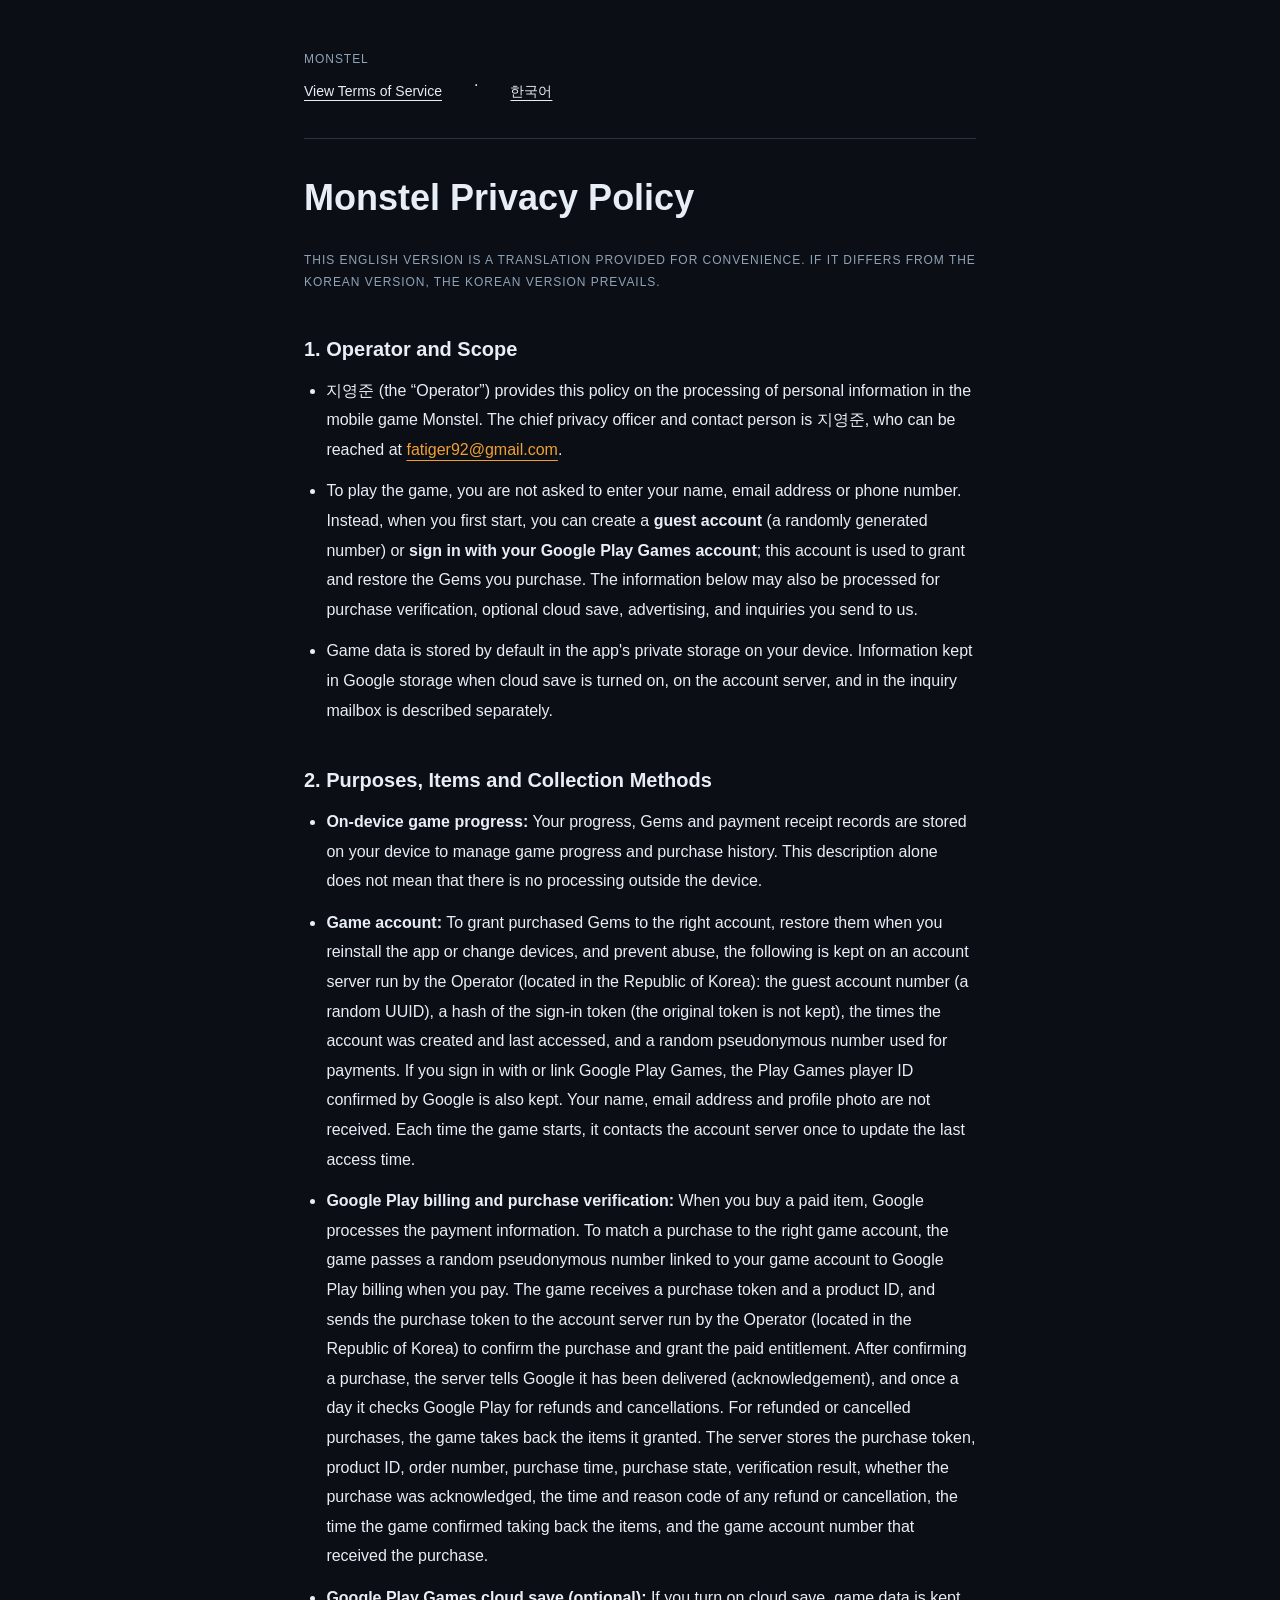
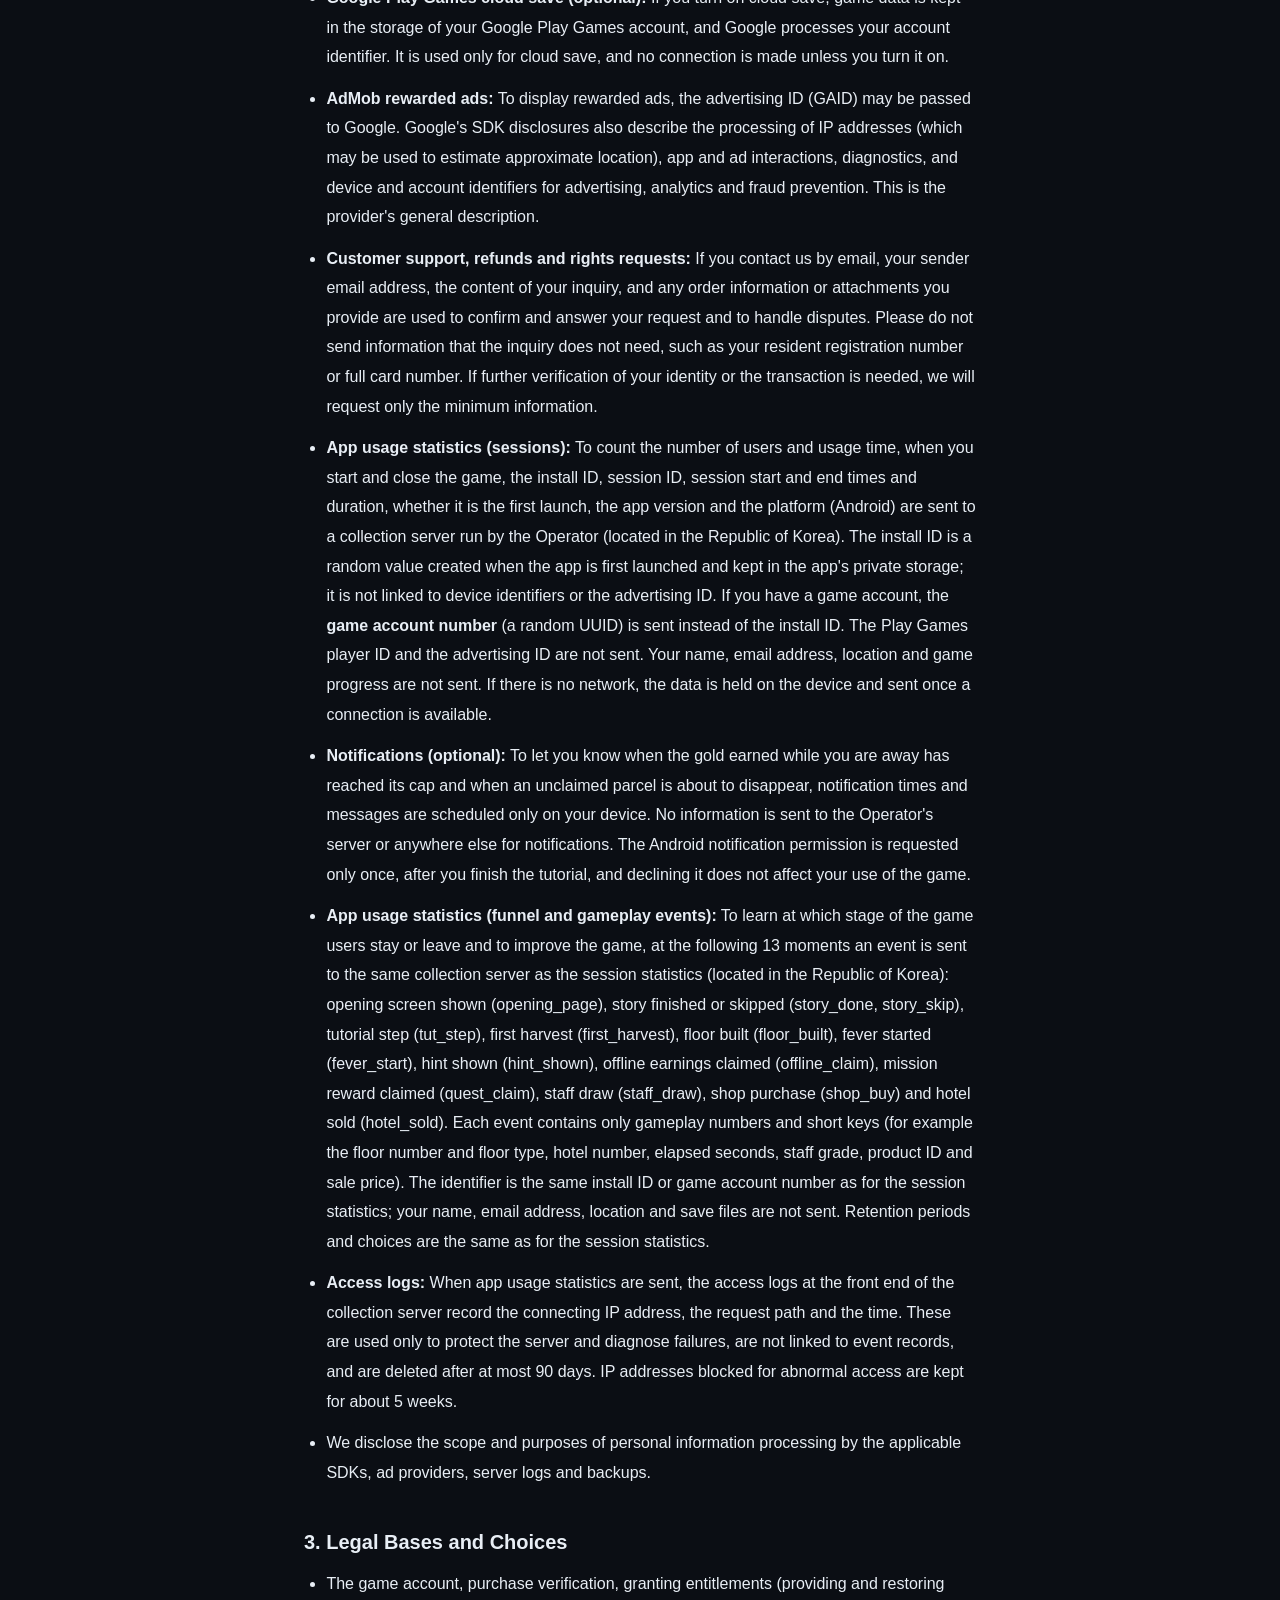
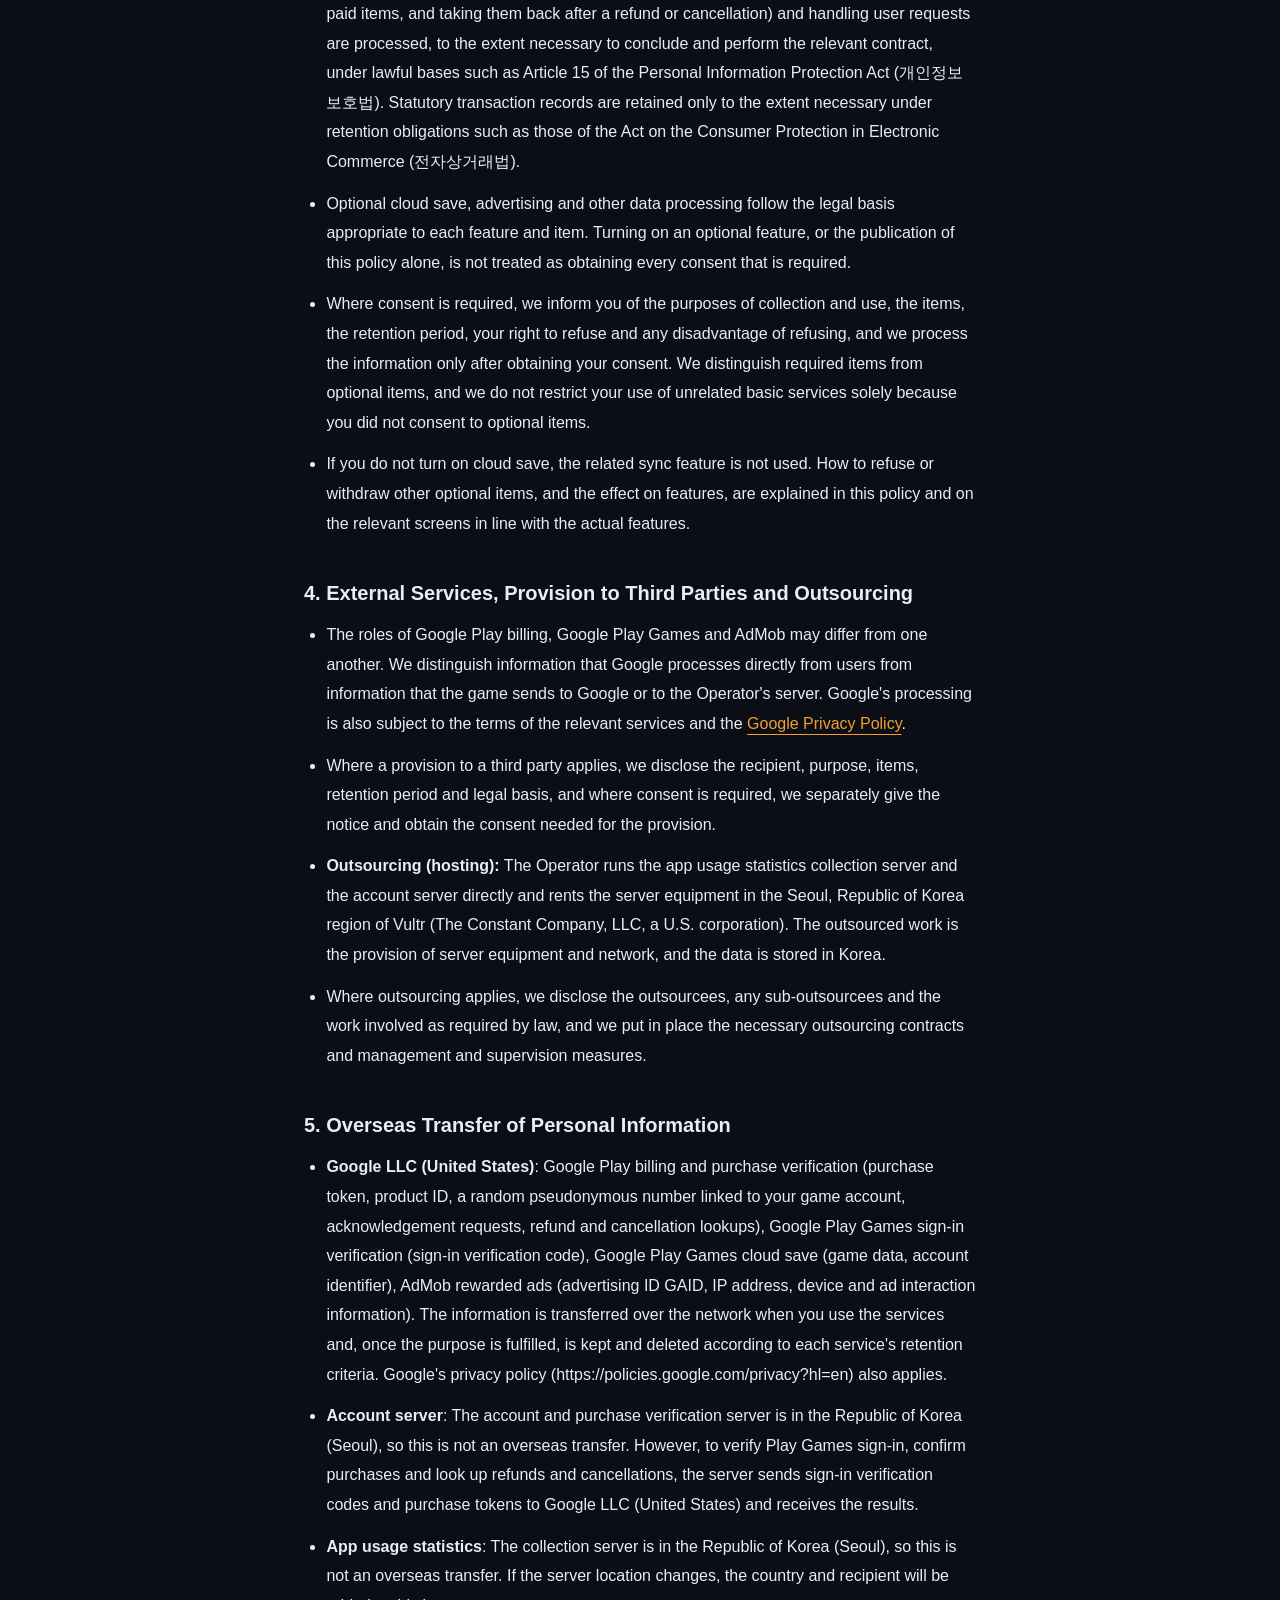
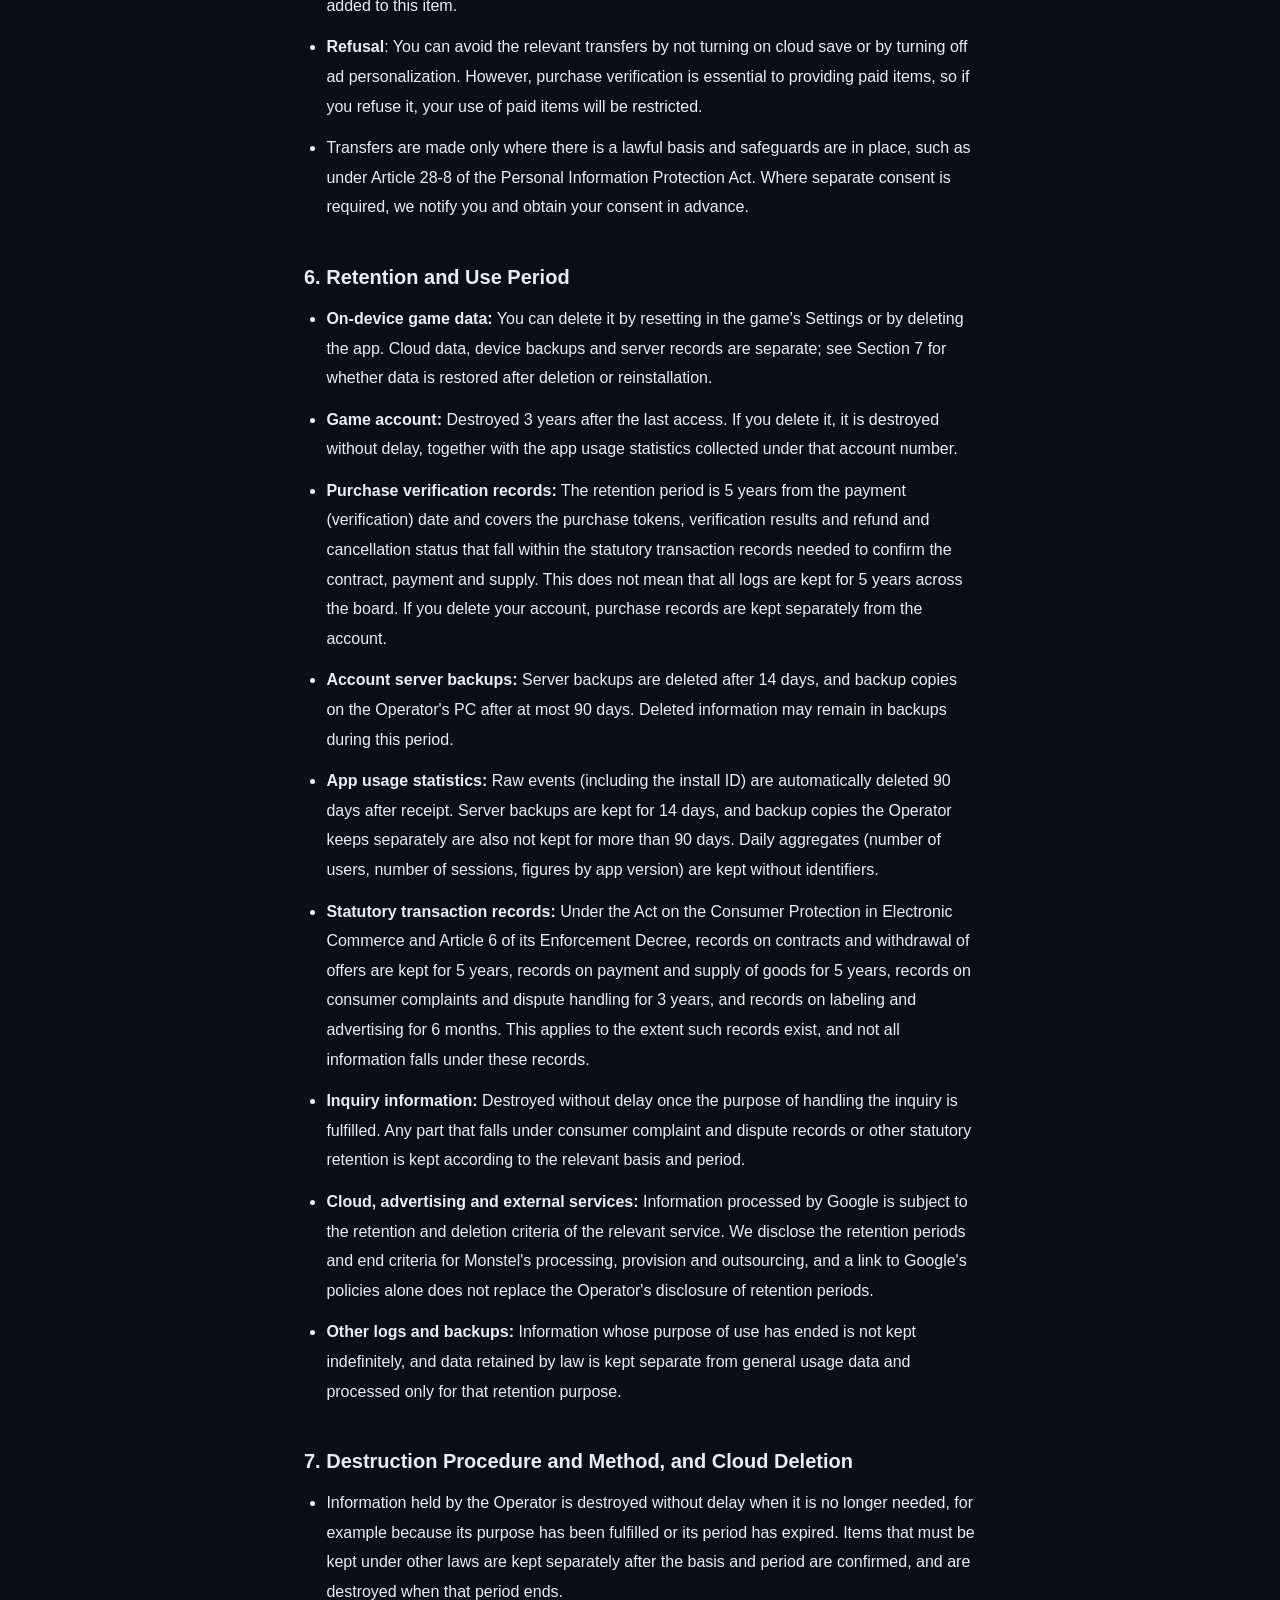
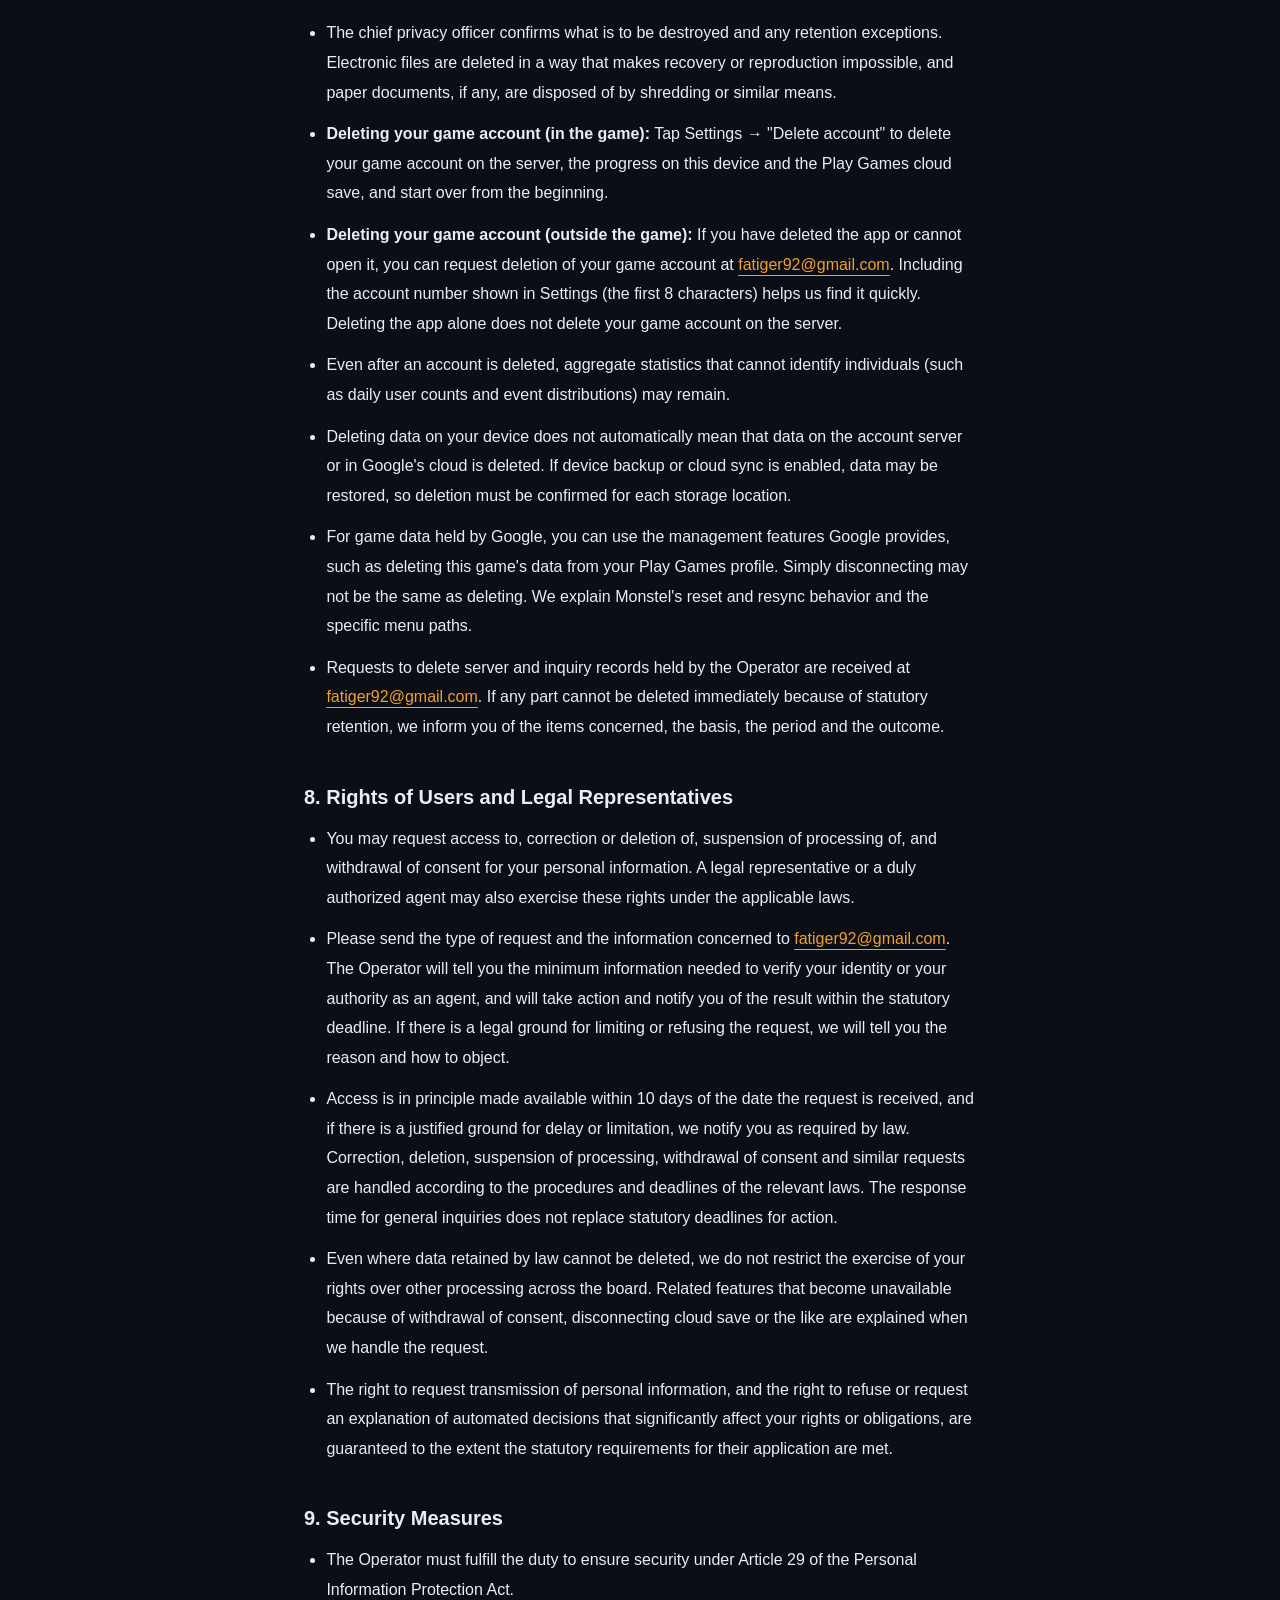
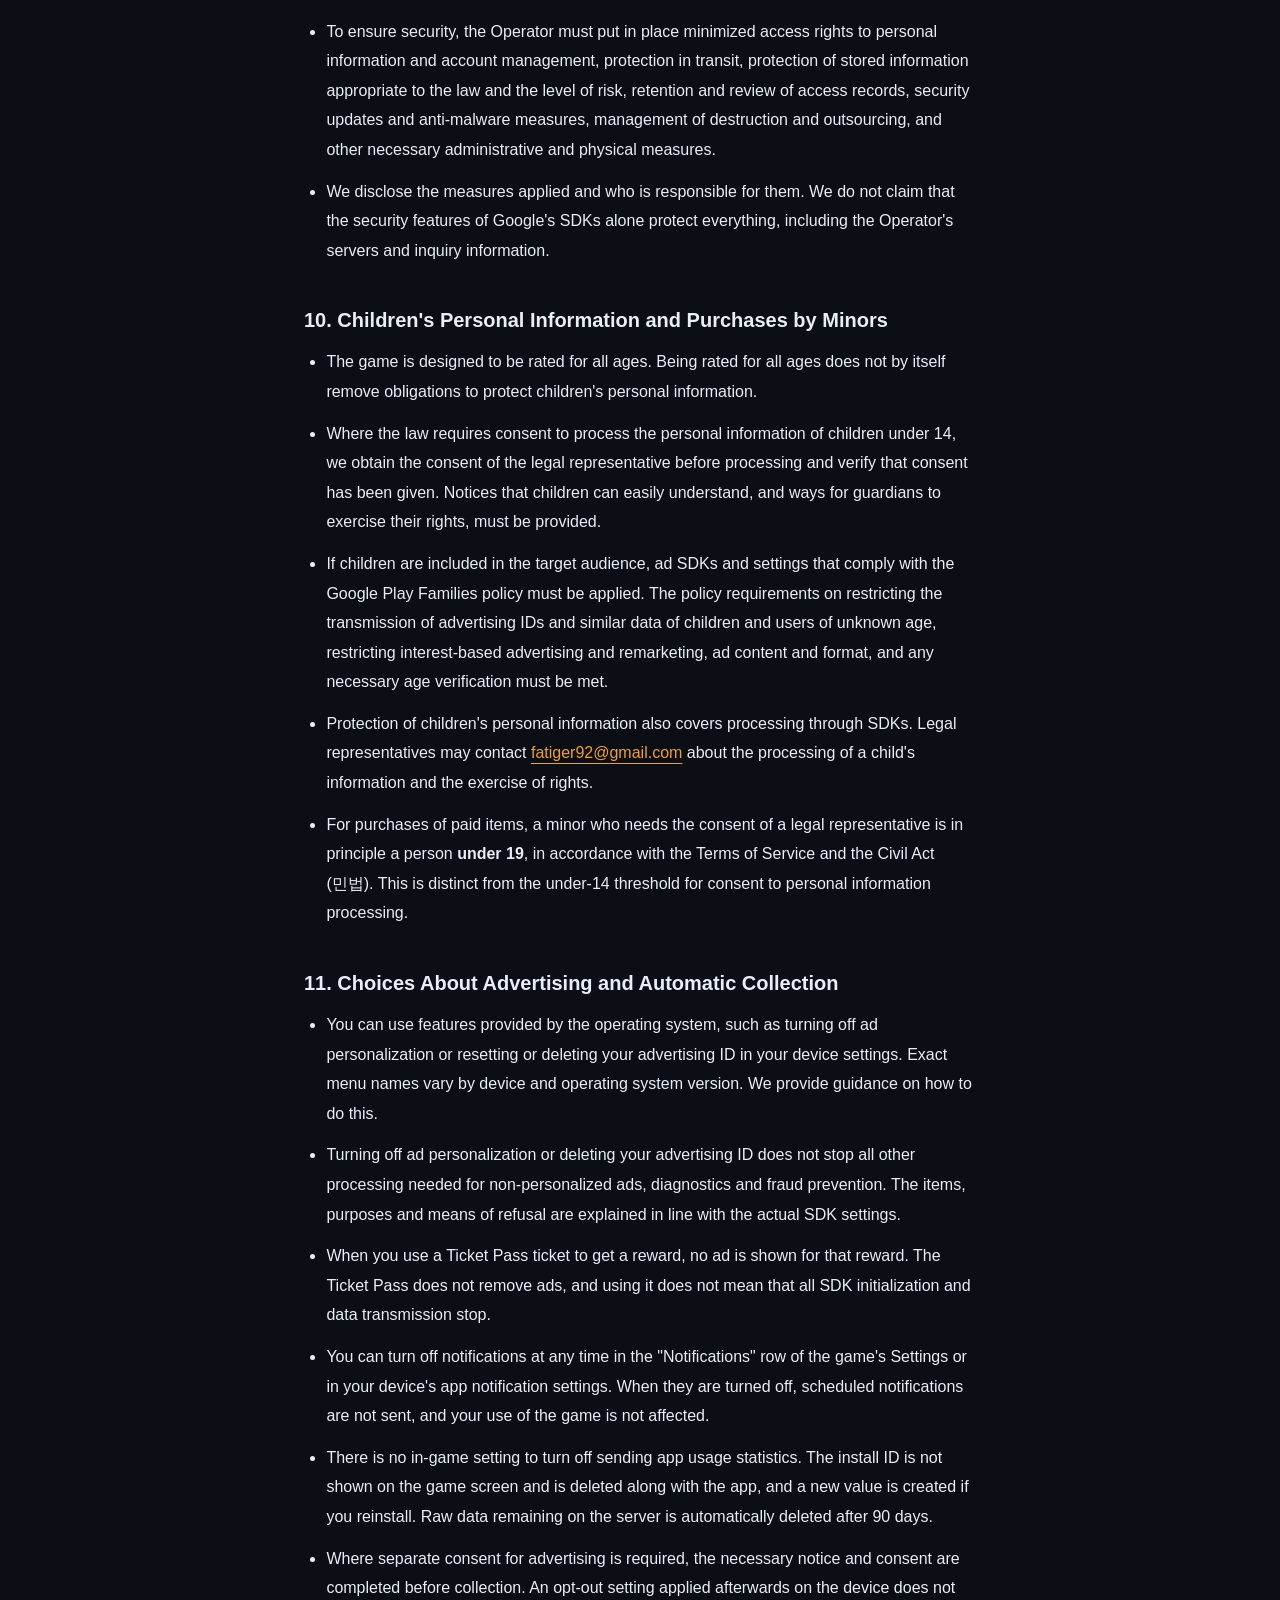
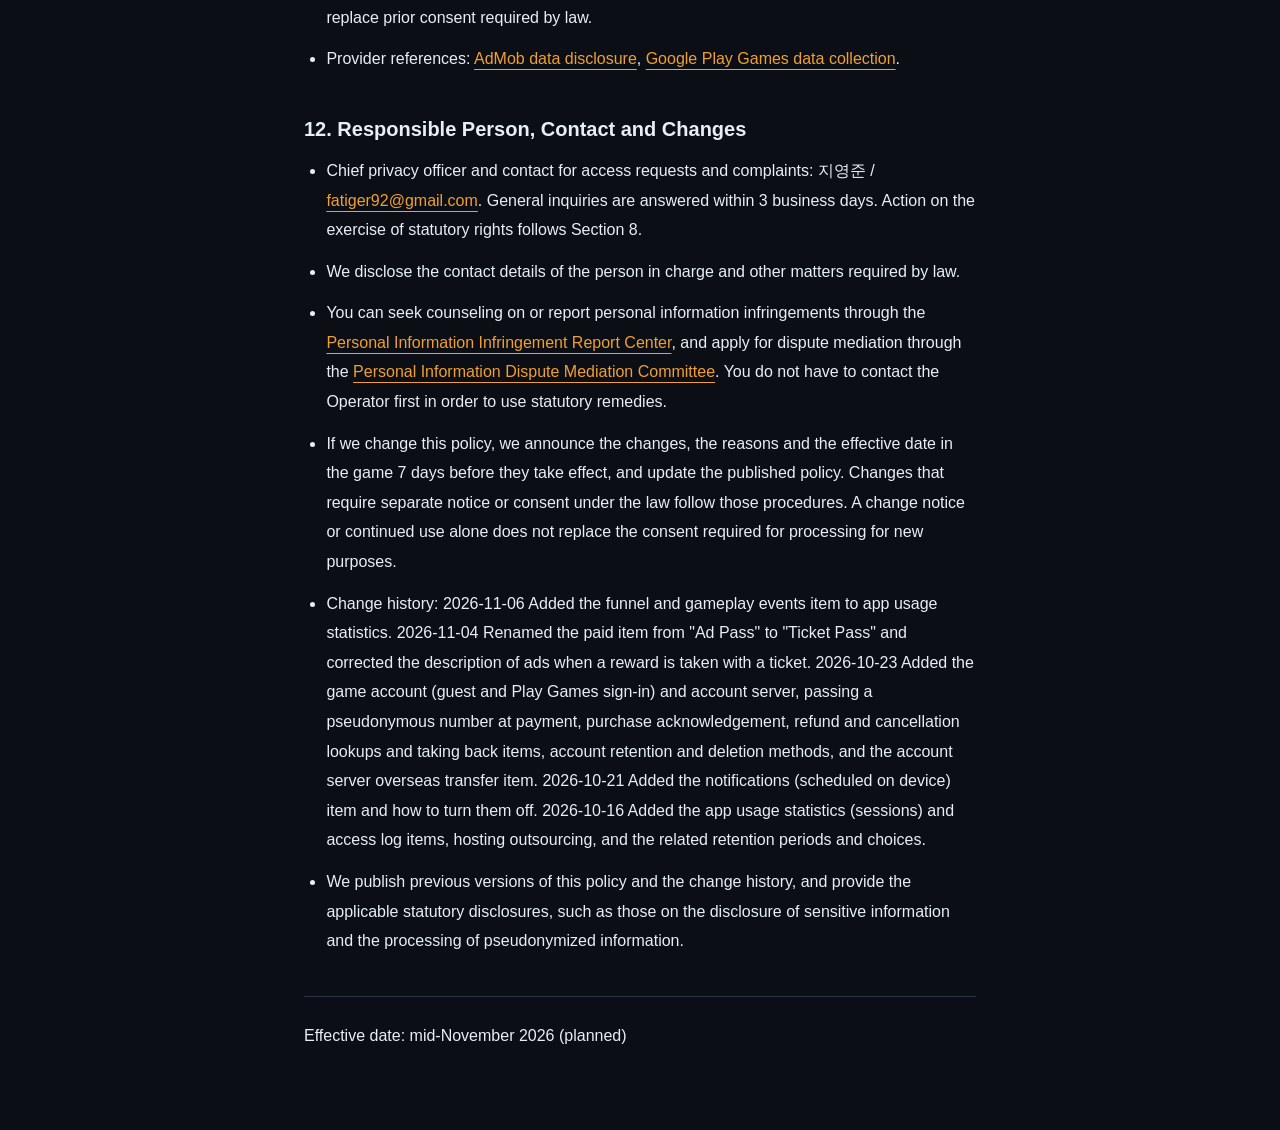
<file: monstel/en/privacy/index.html>
<!doctype html>
<html lang="en">
<head>
<meta charset="utf-8">
<meta name="viewport" content="width=device-width, initial-scale=1">
<title>Monstel Privacy Policy</title>
<link rel="canonical" href="https://emberstudio.monster/monstel/en/privacy/">
<link rel="icon" href="../../../assets/favicon.png" type="image/png">
<link rel="stylesheet" href="../../../assets/site.css">
<link rel="stylesheet" href="../../legal.css">
</head>
<body>
<a class="skip" href="#main">Skip to main content</a>
<header class="legal-header">
<p class="meta">MONSTEL</p>
<nav aria-label="Legal documents"><a href="../terms/">View Terms of Service</a> · <a href="../../privacy/" lang="ko" hreflang="ko">한국어</a></nav>
</header>
<main id="main" tabindex="-1">
<h1>Monstel Privacy Policy</h1>
<p class="meta">This English version is a translation provided for convenience. If it differs from the Korean version, the Korean version prevails.</p>
<h2>1. Operator and Scope</h2>
<ul>
<li>지영준 (the “Operator”) provides this policy on the processing of personal information in the mobile game Monstel. The chief privacy officer and contact person is 지영준, who can be reached at <a href="mailto:fatiger92@gmail.com">fatiger92@gmail.com</a>.</li>
<li>To play the game, you are not asked to enter your name, email address or phone number. Instead, when you first start, you can create a <strong>guest account</strong> (a randomly generated number) or <strong>sign in with your Google Play Games account</strong>; this account is used to grant and restore the Gems you purchase. The information below may also be processed for purchase verification, optional cloud save, advertising, and inquiries you send to us.</li>
<li>Game data is stored by default in the app's private storage on your device. Information kept in Google storage when cloud save is turned on, on the account server, and in the inquiry mailbox is described separately.</li>
</ul>
<h2>2. Purposes, Items and Collection Methods</h2>
<ul>
<li><strong>On-device game progress:</strong> Your progress, Gems and payment receipt records are stored on your device to manage game progress and purchase history. This description alone does not mean that there is no processing outside the device.</li>
<li><strong>Game account:</strong> To grant purchased Gems to the right account, restore them when you reinstall the app or change devices, and prevent abuse, the following is kept on an account server run by the Operator (located in the Republic of Korea): the guest account number (a random UUID), a hash of the sign-in token (the original token is not kept), the times the account was created and last accessed, and a random pseudonymous number used for payments. If you sign in with or link Google Play Games, the Play Games player ID confirmed by Google is also kept. Your name, email address and profile photo are not received. Each time the game starts, it contacts the account server once to update the last access time.</li>
<li><strong>Google Play billing and purchase verification:</strong> When you buy a paid item, Google processes the payment information. To match a purchase to the right game account, the game passes a random pseudonymous number linked to your game account to Google Play billing when you pay. The game receives a purchase token and a product ID, and sends the purchase token to the account server run by the Operator (located in the Republic of Korea) to confirm the purchase and grant the paid entitlement. After confirming a purchase, the server tells Google it has been delivered (acknowledgement), and once a day it checks Google Play for refunds and cancellations. For refunded or cancelled purchases, the game takes back the items it granted. The server stores the purchase token, product ID, order number, purchase time, purchase state, verification result, whether the purchase was acknowledged, the time and reason code of any refund or cancellation, the time the game confirmed taking back the items, and the game account number that received the purchase.</li>
<li><strong>Google Play Games cloud save (optional):</strong> If you turn on cloud save, game data is kept in the storage of your Google Play Games account, and Google processes your account identifier. It is used only for cloud save, and no connection is made unless you turn it on.</li>
<li><strong>AdMob rewarded ads:</strong> To display rewarded ads, the advertising ID (GAID) may be passed to Google. Google's SDK disclosures also describe the processing of IP addresses (which may be used to estimate approximate location), app and ad interactions, diagnostics, and device and account identifiers for advertising, analytics and fraud prevention. This is the provider's general description.</li>
<li><strong>Customer support, refunds and rights requests:</strong> If you contact us by email, your sender email address, the content of your inquiry, and any order information or attachments you provide are used to confirm and answer your request and to handle disputes. Please do not send information that the inquiry does not need, such as your resident registration number or full card number. If further verification of your identity or the transaction is needed, we will request only the minimum information.</li>
<li><strong>App usage statistics (sessions):</strong> To count the number of users and usage time, when you start and close the game, the install ID, session ID, session start and end times and duration, whether it is the first launch, the app version and the platform (Android) are sent to a collection server run by the Operator (located in the Republic of Korea). The install ID is a random value created when the app is first launched and kept in the app's private storage; it is not linked to device identifiers or the advertising ID. If you have a game account, the <strong>game account number</strong> (a random UUID) is sent instead of the install ID. The Play Games player ID and the advertising ID are not sent. Your name, email address, location and game progress are not sent. If there is no network, the data is held on the device and sent once a connection is available.</li>
<li><strong>Notifications (optional):</strong> To let you know when the gold earned while you are away has reached its cap and when an unclaimed parcel is about to disappear, notification times and messages are scheduled only on your device. No information is sent to the Operator's server or anywhere else for notifications. The Android notification permission is requested only once, after you finish the tutorial, and declining it does not affect your use of the game.</li>
<li><strong>App usage statistics (funnel and gameplay events):</strong> To learn at which stage of the game users stay or leave and to improve the game, at the following 13 moments an event is sent to the same collection server as the session statistics (located in the Republic of Korea): opening screen shown (opening_page), story finished or skipped (story_done, story_skip), tutorial step (tut_step), first harvest (first_harvest), floor built (floor_built), fever started (fever_start), hint shown (hint_shown), offline earnings claimed (offline_claim), mission reward claimed (quest_claim), staff draw (staff_draw), shop purchase (shop_buy) and hotel sold (hotel_sold). Each event contains only gameplay numbers and short keys (for example the floor number and floor type, hotel number, elapsed seconds, staff grade, product ID and sale price). The identifier is the same install ID or game account number as for the session statistics; your name, email address, location and save files are not sent. Retention periods and choices are the same as for the session statistics.</li>
<li><strong>Access logs:</strong> When app usage statistics are sent, the access logs at the front end of the collection server record the connecting IP address, the request path and the time. These are used only to protect the server and diagnose failures, are not linked to event records, and are deleted after at most 90 days. IP addresses blocked for abnormal access are kept for about 5 weeks.</li>
<li>We disclose the scope and purposes of personal information processing by the applicable SDKs, ad providers, server logs and backups.</li>
</ul>
<h2>3. Legal Bases and Choices</h2>
<ul>
<li>The game account, purchase verification, granting entitlements (providing and restoring paid items, and taking them back after a refund or cancellation) and handling user requests are processed, to the extent necessary to conclude and perform the relevant contract, under lawful bases such as Article 15 of the Personal Information Protection Act (개인정보 보호법). Statutory transaction records are retained only to the extent necessary under retention obligations such as those of the Act on the Consumer Protection in Electronic Commerce (전자상거래법).</li>
<li>Optional cloud save, advertising and other data processing follow the legal basis appropriate to each feature and item. Turning on an optional feature, or the publication of this policy alone, is not treated as obtaining every consent that is required.</li>
<li>Where consent is required, we inform you of the purposes of collection and use, the items, the retention period, your right to refuse and any disadvantage of refusing, and we process the information only after obtaining your consent. We distinguish required items from optional items, and we do not restrict your use of unrelated basic services solely because you did not consent to optional items.</li>
<li>If you do not turn on cloud save, the related sync feature is not used. How to refuse or withdraw other optional items, and the effect on features, are explained in this policy and on the relevant screens in line with the actual features.</li>
</ul>
<h2>4. External Services, Provision to Third Parties and Outsourcing</h2>
<ul>
<li>The roles of Google Play billing, Google Play Games and AdMob may differ from one another. We distinguish information that Google processes directly from users from information that the game sends to Google or to the Operator's server. Google's processing is also subject to the terms of the relevant services and the <a href="https://policies.google.com/privacy?hl=en">Google Privacy Policy</a>.</li>
<li>Where a provision to a third party applies, we disclose the recipient, purpose, items, retention period and legal basis, and where consent is required, we separately give the notice and obtain the consent needed for the provision.</li>
<li><strong>Outsourcing (hosting):</strong> The Operator runs the app usage statistics collection server and the account server directly and rents the server equipment in the Seoul, Republic of Korea region of Vultr (The Constant Company, LLC, a U.S. corporation). The outsourced work is the provision of server equipment and network, and the data is stored in Korea.</li>
<li>Where outsourcing applies, we disclose the outsourcees, any sub-outsourcees and the work involved as required by law, and we put in place the necessary outsourcing contracts and management and supervision measures.</li>
</ul>
<h2>5. Overseas Transfer of Personal Information</h2>
<ul>
<li><strong>Google LLC (United States)</strong>: Google Play billing and purchase verification (purchase token, product ID, a random pseudonymous number linked to your game account, acknowledgement requests, refund and cancellation lookups), Google Play Games sign-in verification (sign-in verification code), Google Play Games cloud save (game data, account identifier), AdMob rewarded ads (advertising ID GAID, IP address, device and ad interaction information). The information is transferred over the network when you use the services and, once the purpose is fulfilled, is kept and deleted according to each service's retention criteria. Google's privacy policy (https://policies.google.com/privacy?hl=en) also applies.</li>
<li><strong>Account server</strong>: The account and purchase verification server is in the Republic of Korea (Seoul), so this is not an overseas transfer. However, to verify Play Games sign-in, confirm purchases and look up refunds and cancellations, the server sends sign-in verification codes and purchase tokens to Google LLC (United States) and receives the results.</li>
<li><strong>App usage statistics</strong>: The collection server is in the Republic of Korea (Seoul), so this is not an overseas transfer. If the server location changes, the country and recipient will be added to this item.</li>
<li><strong>Refusal</strong>: You can avoid the relevant transfers by not turning on cloud save or by turning off ad personalization. However, purchase verification is essential to providing paid items, so if you refuse it, your use of paid items will be restricted.</li>
<li>Transfers are made only where there is a lawful basis and safeguards are in place, such as under Article 28-8 of the Personal Information Protection Act. Where separate consent is required, we notify you and obtain your consent in advance.</li>
</ul>
<h2>6. Retention and Use Period</h2>
<ul>
<li><strong>On-device game data:</strong> You can delete it by resetting in the game's Settings or by deleting the app. Cloud data, device backups and server records are separate; see Section 7 for whether data is restored after deletion or reinstallation.</li>
<li><strong>Game account:</strong> Destroyed 3 years after the last access. If you delete it, it is destroyed without delay, together with the app usage statistics collected under that account number.</li>
<li><strong>Purchase verification records:</strong> The retention period is 5 years from the payment (verification) date and covers the purchase tokens, verification results and refund and cancellation status that fall within the statutory transaction records needed to confirm the contract, payment and supply. This does not mean that all logs are kept for 5 years across the board. If you delete your account, purchase records are kept separately from the account.</li>
<li><strong>Account server backups:</strong> Server backups are deleted after 14 days, and backup copies on the Operator's PC after at most 90 days. Deleted information may remain in backups during this period.</li>
<li><strong>App usage statistics:</strong> Raw events (including the install ID) are automatically deleted 90 days after receipt. Server backups are kept for 14 days, and backup copies the Operator keeps separately are also not kept for more than 90 days. Daily aggregates (number of users, number of sessions, figures by app version) are kept without identifiers.</li>
<li><strong>Statutory transaction records:</strong> Under the Act on the Consumer Protection in Electronic Commerce and Article 6 of its Enforcement Decree, records on contracts and withdrawal of offers are kept for 5 years, records on payment and supply of goods for 5 years, records on consumer complaints and dispute handling for 3 years, and records on labeling and advertising for 6 months. This applies to the extent such records exist, and not all information falls under these records.</li>
<li><strong>Inquiry information:</strong> Destroyed without delay once the purpose of handling the inquiry is fulfilled. Any part that falls under consumer complaint and dispute records or other statutory retention is kept according to the relevant basis and period.</li>
<li><strong>Cloud, advertising and external services:</strong> Information processed by Google is subject to the retention and deletion criteria of the relevant service. We disclose the retention periods and end criteria for Monstel's processing, provision and outsourcing, and a link to Google's policies alone does not replace the Operator's disclosure of retention periods.</li>
<li><strong>Other logs and backups:</strong> Information whose purpose of use has ended is not kept indefinitely, and data retained by law is kept separate from general usage data and processed only for that retention purpose.</li>
</ul>
<h2>7. Destruction Procedure and Method, and Cloud Deletion</h2>
<ul>
<li>Information held by the Operator is destroyed without delay when it is no longer needed, for example because its purpose has been fulfilled or its period has expired. Items that must be kept under other laws are kept separately after the basis and period are confirmed, and are destroyed when that period ends.</li>
<li>The chief privacy officer confirms what is to be destroyed and any retention exceptions. Electronic files are deleted in a way that makes recovery or reproduction impossible, and paper documents, if any, are disposed of by shredding or similar means.</li>
<li><strong>Deleting your game account (in the game):</strong> Tap Settings → "Delete account" to delete your game account on the server, the progress on this device and the Play Games cloud save, and start over from the beginning.</li>
<li><strong>Deleting your game account (outside the game):</strong> If you have deleted the app or cannot open it, you can request deletion of your game account at <a href="mailto:fatiger92@gmail.com">fatiger92@gmail.com</a>. Including the account number shown in Settings (the first 8 characters) helps us find it quickly. Deleting the app alone does not delete your game account on the server.</li>
<li>Even after an account is deleted, aggregate statistics that cannot identify individuals (such as daily user counts and event distributions) may remain.</li>
<li>Deleting data on your device does not automatically mean that data on the account server or in Google's cloud is deleted. If device backup or cloud sync is enabled, data may be restored, so deletion must be confirmed for each storage location.</li>
<li>For game data held by Google, you can use the management features Google provides, such as deleting this game's data from your Play Games profile. Simply disconnecting may not be the same as deleting. We explain Monstel's reset and resync behavior and the specific menu paths.</li>
<li>Requests to delete server and inquiry records held by the Operator are received at <a href="mailto:fatiger92@gmail.com">fatiger92@gmail.com</a>. If any part cannot be deleted immediately because of statutory retention, we inform you of the items concerned, the basis, the period and the outcome.</li>
</ul>
<h2>8. Rights of Users and Legal Representatives</h2>
<ul>
<li>You may request access to, correction or deletion of, suspension of processing of, and withdrawal of consent for your personal information. A legal representative or a duly authorized agent may also exercise these rights under the applicable laws.</li>
<li>Please send the type of request and the information concerned to <a href="mailto:fatiger92@gmail.com">fatiger92@gmail.com</a>. The Operator will tell you the minimum information needed to verify your identity or your authority as an agent, and will take action and notify you of the result within the statutory deadline. If there is a legal ground for limiting or refusing the request, we will tell you the reason and how to object.</li>
<li>Access is in principle made available within 10 days of the date the request is received, and if there is a justified ground for delay or limitation, we notify you as required by law. Correction, deletion, suspension of processing, withdrawal of consent and similar requests are handled according to the procedures and deadlines of the relevant laws. The response time for general inquiries does not replace statutory deadlines for action.</li>
<li>Even where data retained by law cannot be deleted, we do not restrict the exercise of your rights over other processing across the board. Related features that become unavailable because of withdrawal of consent, disconnecting cloud save or the like are explained when we handle the request.</li>
<li>The right to request transmission of personal information, and the right to refuse or request an explanation of automated decisions that significantly affect your rights or obligations, are guaranteed to the extent the statutory requirements for their application are met.</li>
</ul>
<h2>9. Security Measures</h2>
<ul>
<li>The Operator must fulfill the duty to ensure security under Article 29 of the Personal Information Protection Act.</li>
<li>To ensure security, the Operator must put in place minimized access rights to personal information and account management, protection in transit, protection of stored information appropriate to the law and the level of risk, retention and review of access records, security updates and anti-malware measures, management of destruction and outsourcing, and other necessary administrative and physical measures.</li>
<li>We disclose the measures applied and who is responsible for them. We do not claim that the security features of Google's SDKs alone protect everything, including the Operator's servers and inquiry information.</li>
</ul>
<h2>10. Children's Personal Information and Purchases by Minors</h2>
<ul>
<li>The game is designed to be rated for all ages. Being rated for all ages does not by itself remove obligations to protect children's personal information.</li>
<li>Where the law requires consent to process the personal information of children under 14, we obtain the consent of the legal representative before processing and verify that consent has been given. Notices that children can easily understand, and ways for guardians to exercise their rights, must be provided.</li>
<li>If children are included in the target audience, ad SDKs and settings that comply with the Google Play Families policy must be applied. The policy requirements on restricting the transmission of advertising IDs and similar data of children and users of unknown age, restricting interest-based advertising and remarketing, ad content and format, and any necessary age verification must be met.</li>
<li>Protection of children's personal information also covers processing through SDKs. Legal representatives may contact <a href="mailto:fatiger92@gmail.com">fatiger92@gmail.com</a> about the processing of a child's information and the exercise of rights.</li>
<li>For purchases of paid items, a minor who needs the consent of a legal representative is in principle a person <strong>under 19</strong>, in accordance with the Terms of Service and the Civil Act (민법). This is distinct from the under-14 threshold for consent to personal information processing.</li>
</ul>
<h2>11. Choices About Advertising and Automatic Collection</h2>
<ul>
<li>You can use features provided by the operating system, such as turning off ad personalization or resetting or deleting your advertising ID in your device settings. Exact menu names vary by device and operating system version. We provide guidance on how to do this.</li>
<li>Turning off ad personalization or deleting your advertising ID does not stop all other processing needed for non-personalized ads, diagnostics and fraud prevention. The items, purposes and means of refusal are explained in line with the actual SDK settings.</li>
<li>When you use a Ticket Pass ticket to get a reward, no ad is shown for that reward. The Ticket Pass does not remove ads, and using it does not mean that all SDK initialization and data transmission stop.</li>
<li>You can turn off notifications at any time in the "Notifications" row of the game's Settings or in your device's app notification settings. When they are turned off, scheduled notifications are not sent, and your use of the game is not affected.</li>
<li>There is no in-game setting to turn off sending app usage statistics. The install ID is not shown on the game screen and is deleted along with the app, and a new value is created if you reinstall. Raw data remaining on the server is automatically deleted after 90 days.</li>
<li>Where separate consent for advertising is required, the necessary notice and consent are completed before collection. An opt-out setting applied afterwards on the device does not replace prior consent required by law.</li>
<li>Provider references: <a href="https://developers.google.com/admob/android/privacy/play-data-disclosure">AdMob data disclosure</a>, <a href="https://developer.android.com/games/pgs/data-collection">Google Play Games data collection</a>.</li>
</ul>
<h2>12. Responsible Person, Contact and Changes</h2>
<ul>
<li>Chief privacy officer and contact for access requests and complaints: 지영준 / <a href="mailto:fatiger92@gmail.com">fatiger92@gmail.com</a>. General inquiries are answered within 3 business days. Action on the exercise of statutory rights follows Section 8.</li>
<li>We disclose the contact details of the person in charge and other matters required by law.</li>
<li>You can seek counseling on or report personal information infringements through the <a href="https://privacy.kisa.or.kr/">Personal Information Infringement Report Center</a>, and apply for dispute mediation through the <a href="https://www.kopico.go.kr/">Personal Information Dispute Mediation Committee</a>. You do not have to contact the Operator first in order to use statutory remedies.</li>
<li>If we change this policy, we announce the changes, the reasons and the effective date in the game 7 days before they take effect, and update the published policy. Changes that require separate notice or consent under the law follow those procedures. A change notice or continued use alone does not replace the consent required for processing for new purposes.</li>
<li>Change history: 2026-11-06 Added the funnel and gameplay events item to app usage statistics. 2026-11-04 Renamed the paid item from "Ad Pass" to "Ticket Pass" and corrected the description of ads when a reward is taken with a ticket. 2026-10-23 Added the game account (guest and Play Games sign-in) and account server, passing a pseudonymous number at payment, purchase acknowledgement, refund and cancellation lookups and taking back items, account retention and deletion methods, and the account server overseas transfer item. 2026-10-21 Added the notifications (scheduled on device) item and how to turn them off. 2026-10-16 Added the app usage statistics (sessions) and access log items, hosting outsourcing, and the related retention periods and choices.</li>
<li>We publish previous versions of this policy and the change history, and provide the applicable statutory disclosures, such as those on the disclosure of sensitive information and the processing of pseudonymized information.</li>
</ul>
<p>Effective date: mid-November 2026 (planned)</p>
</main>
</body>
</html>
</file>
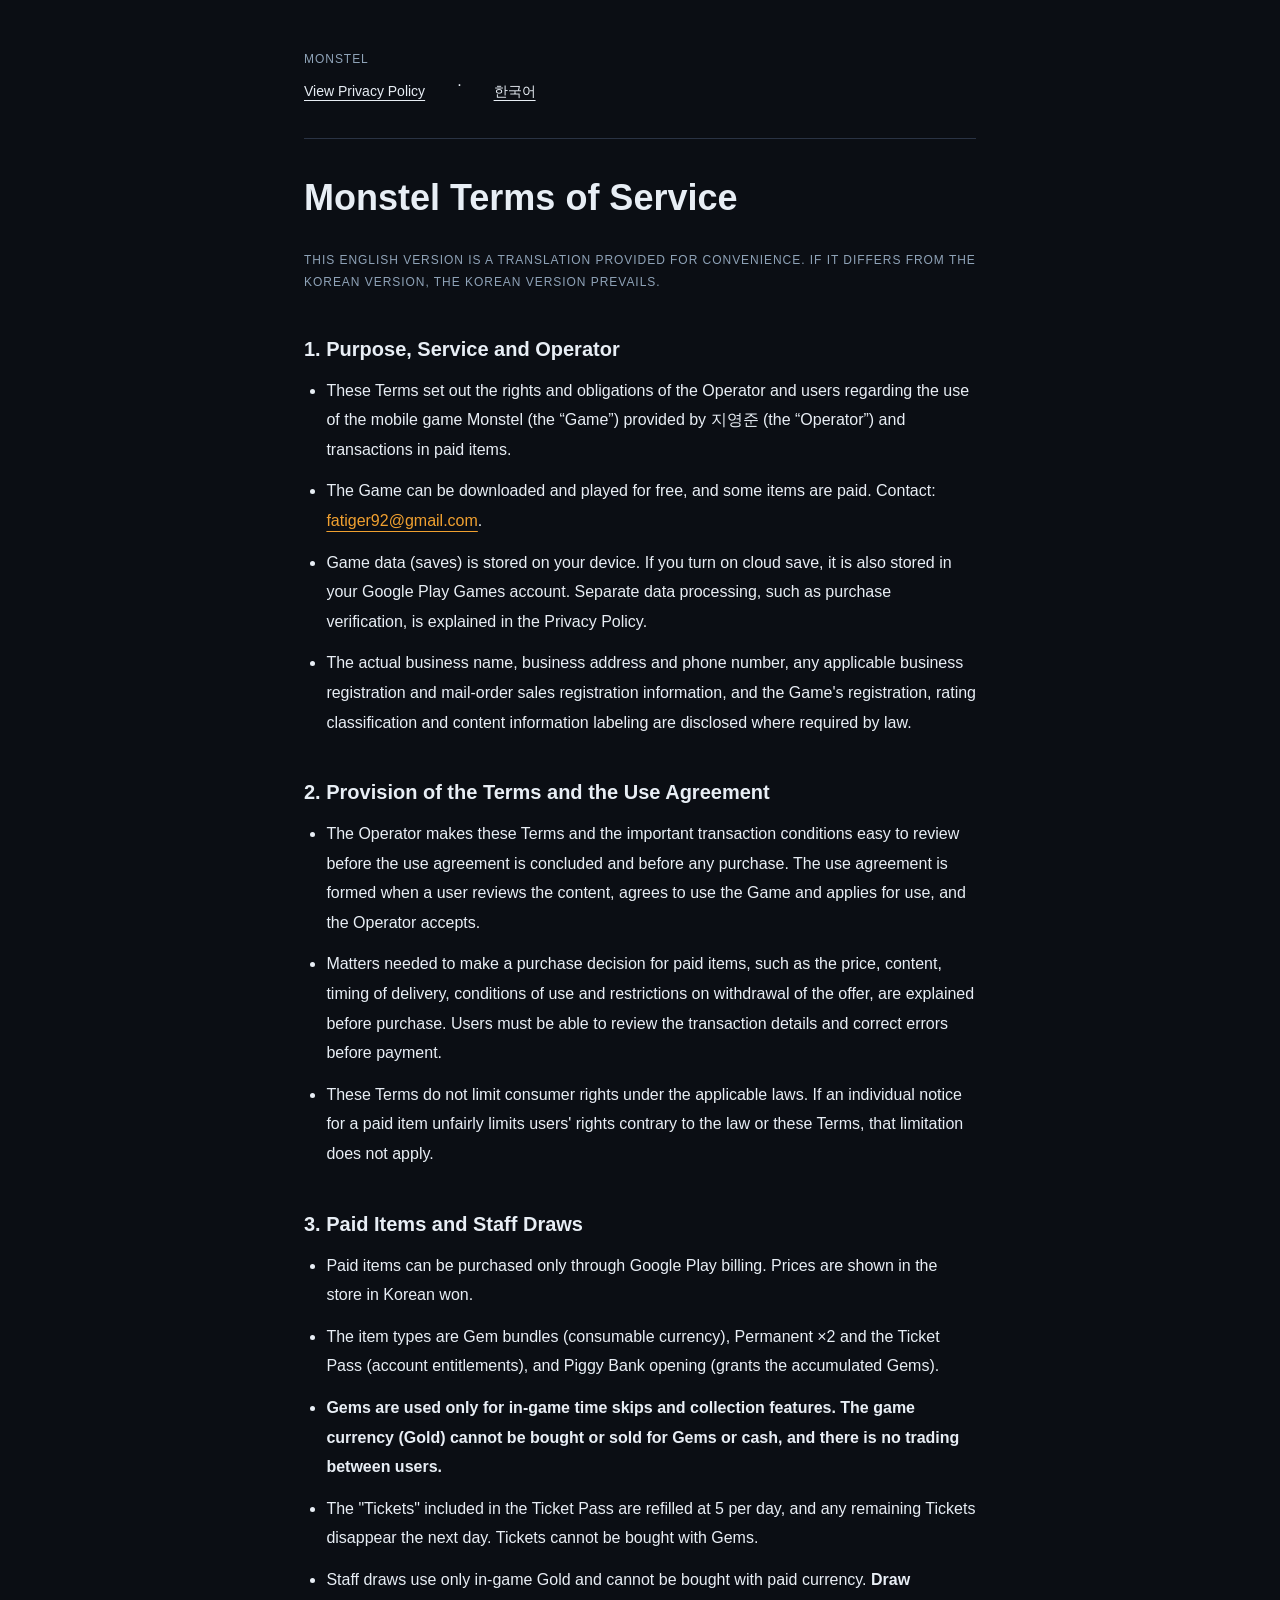
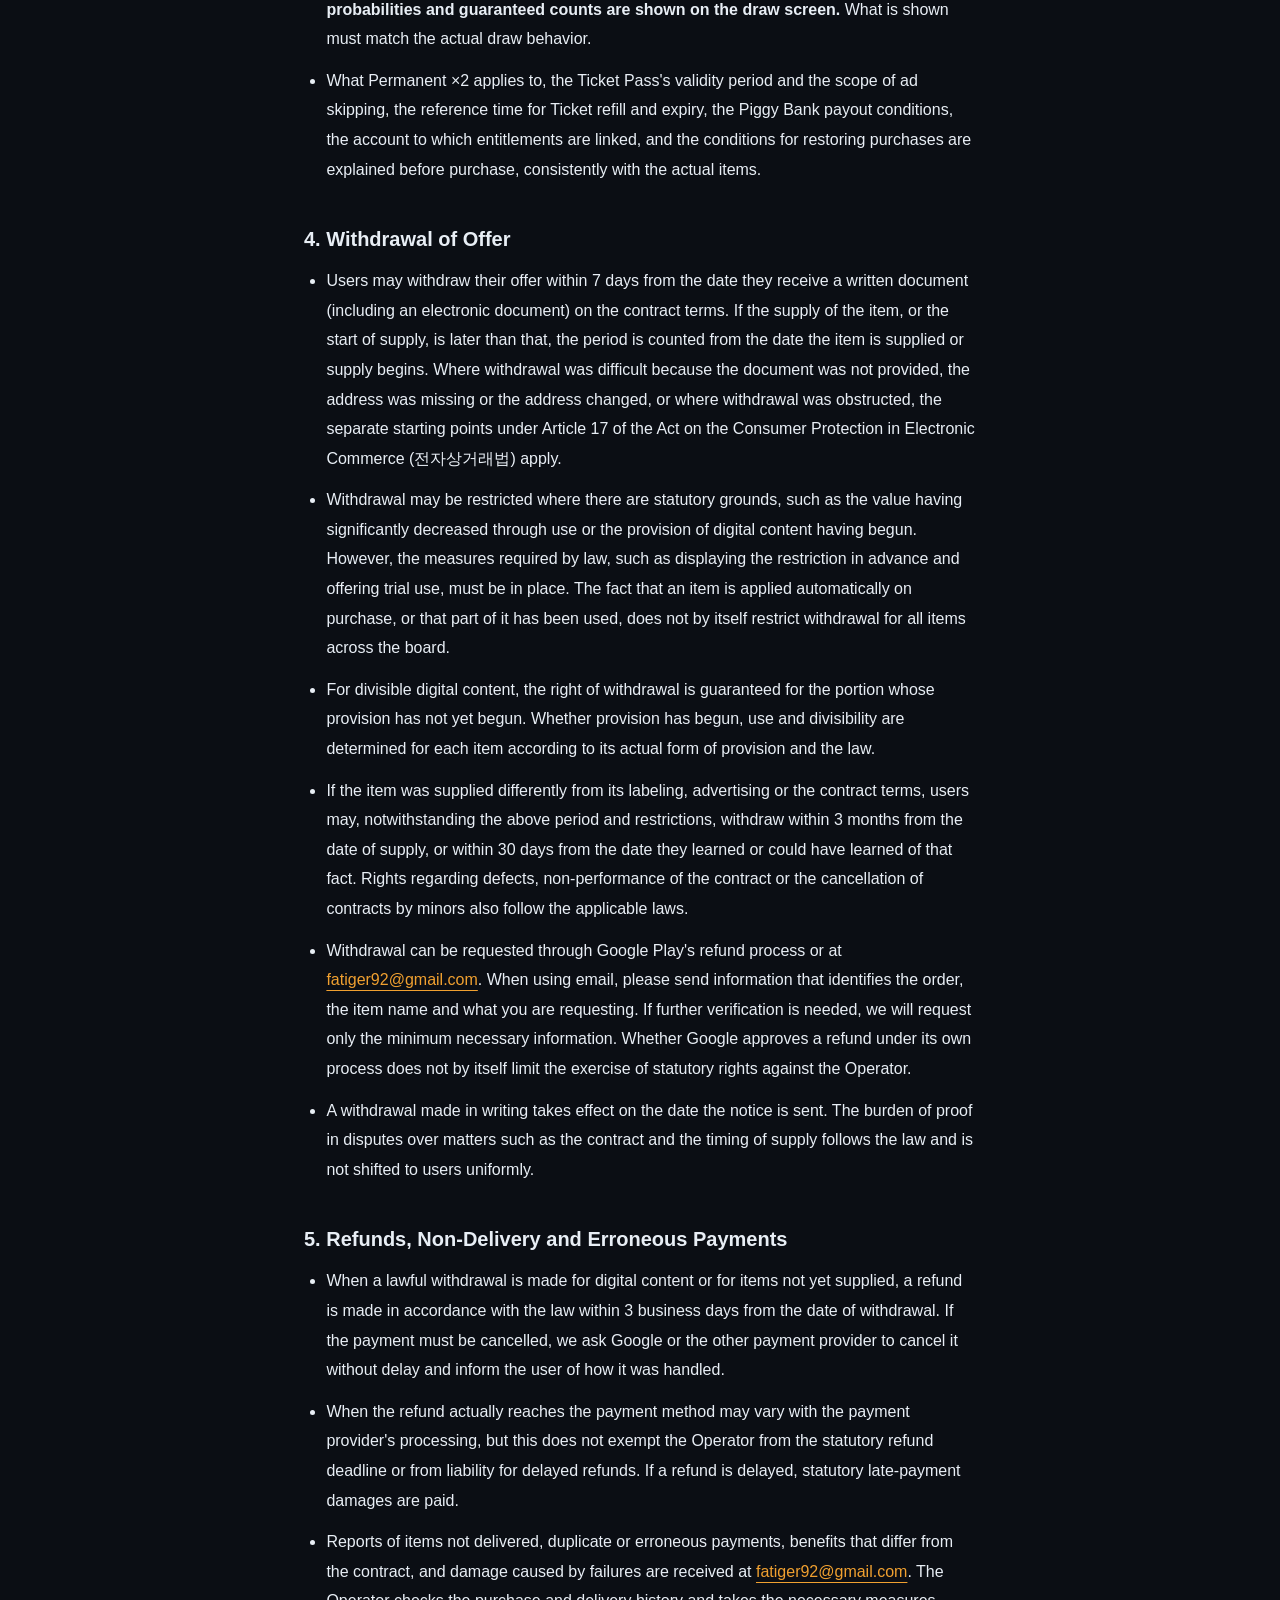
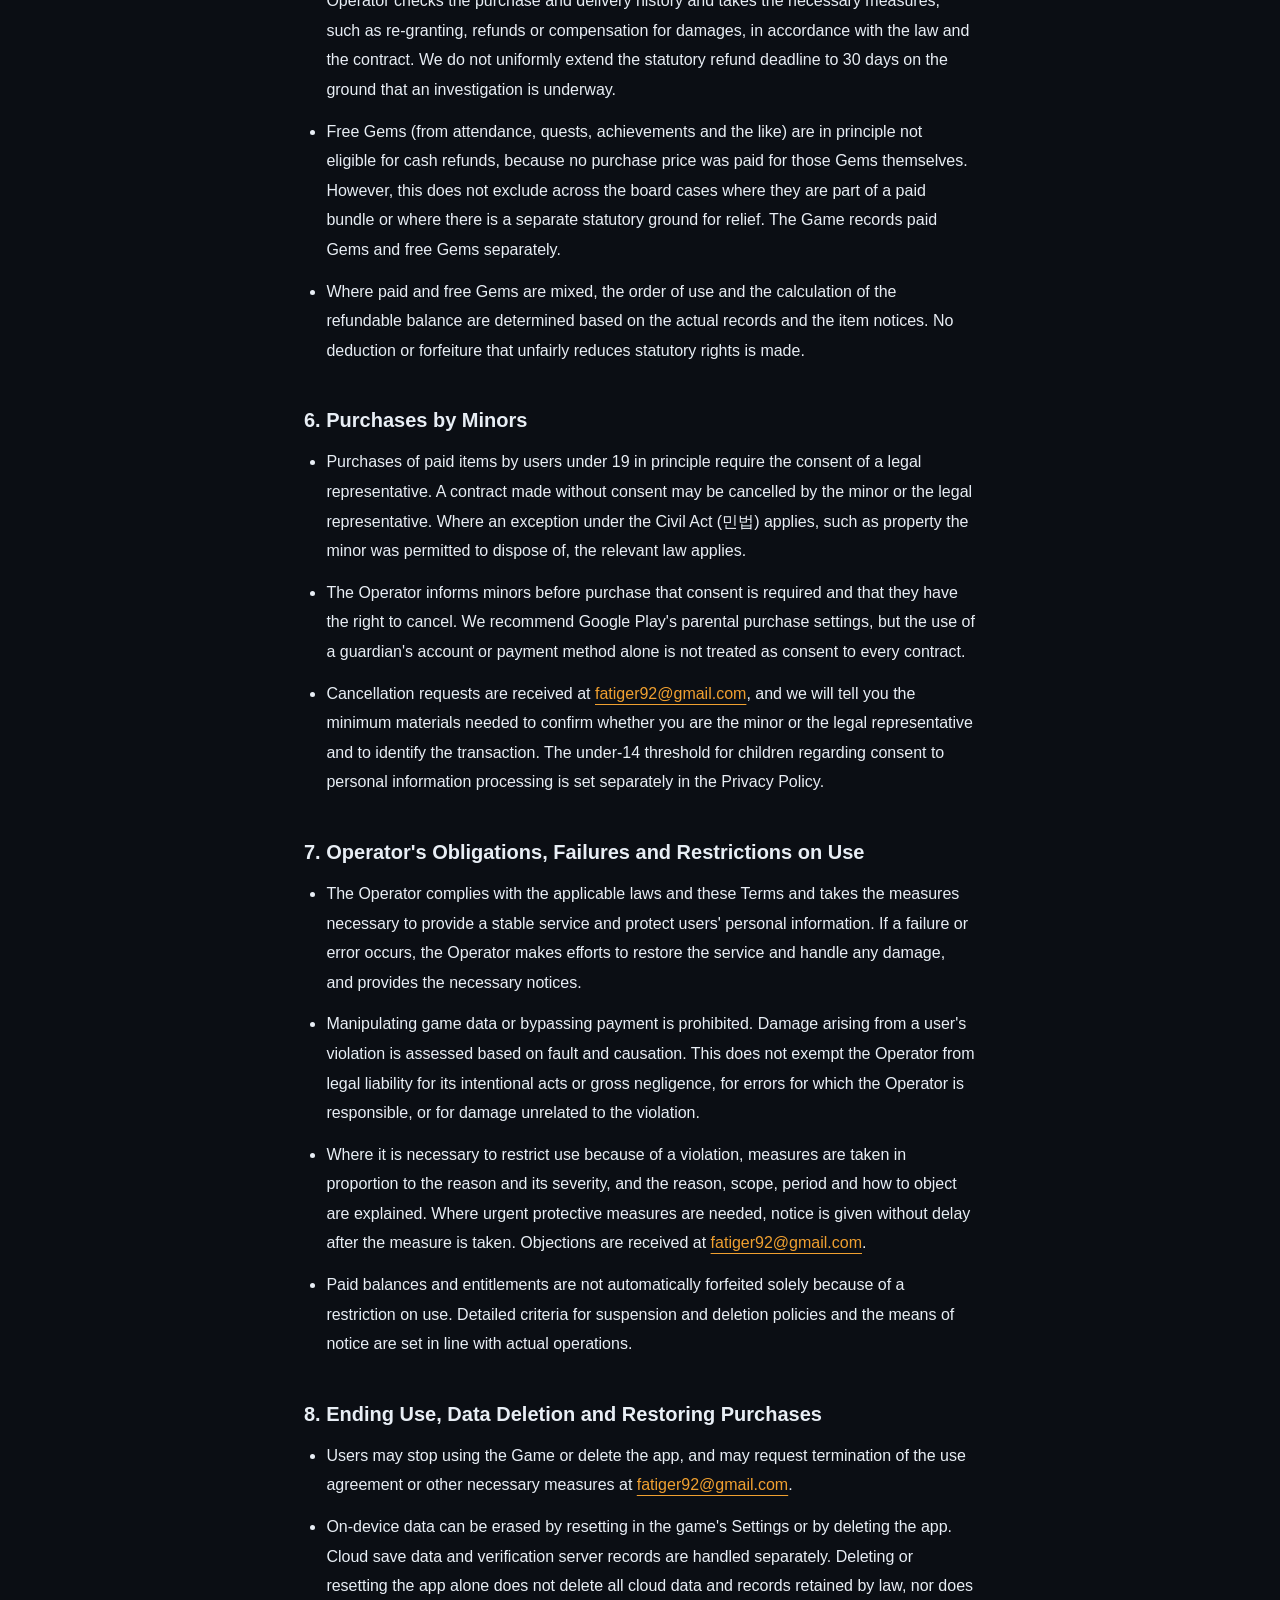
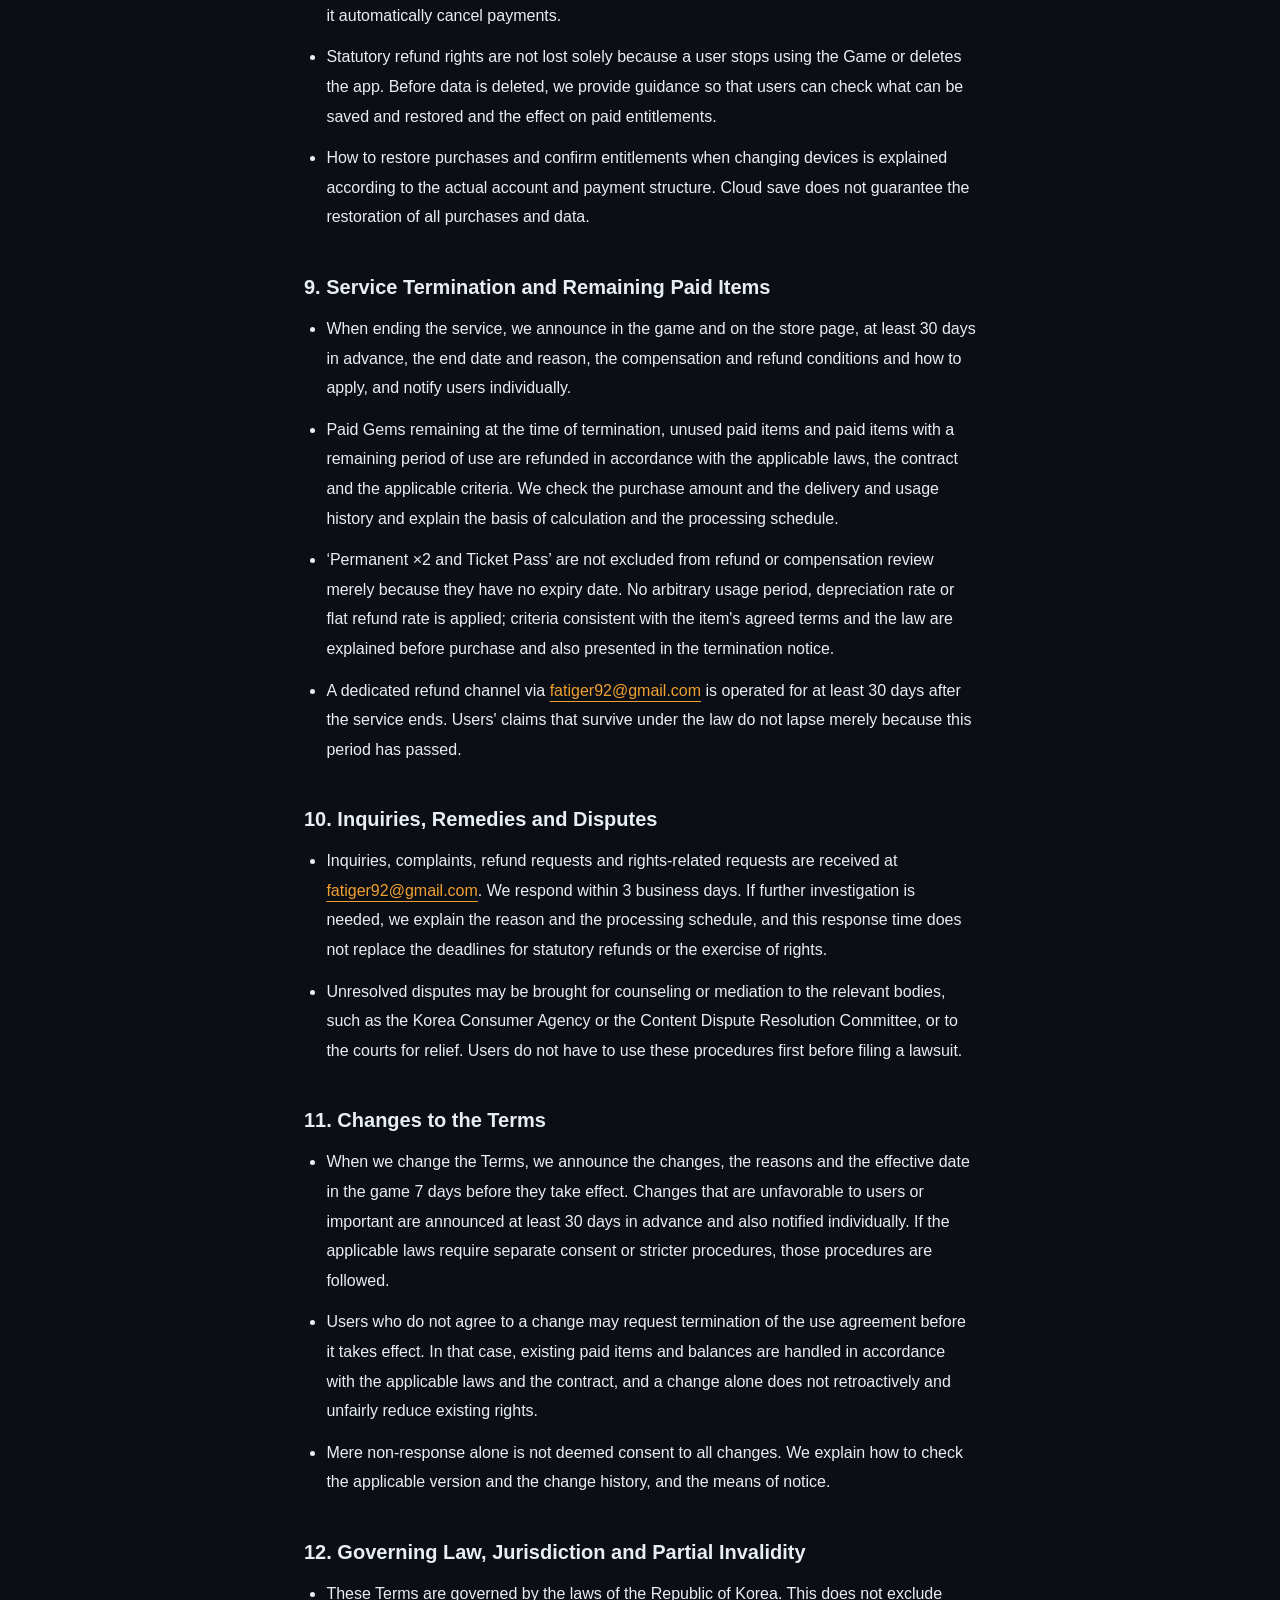
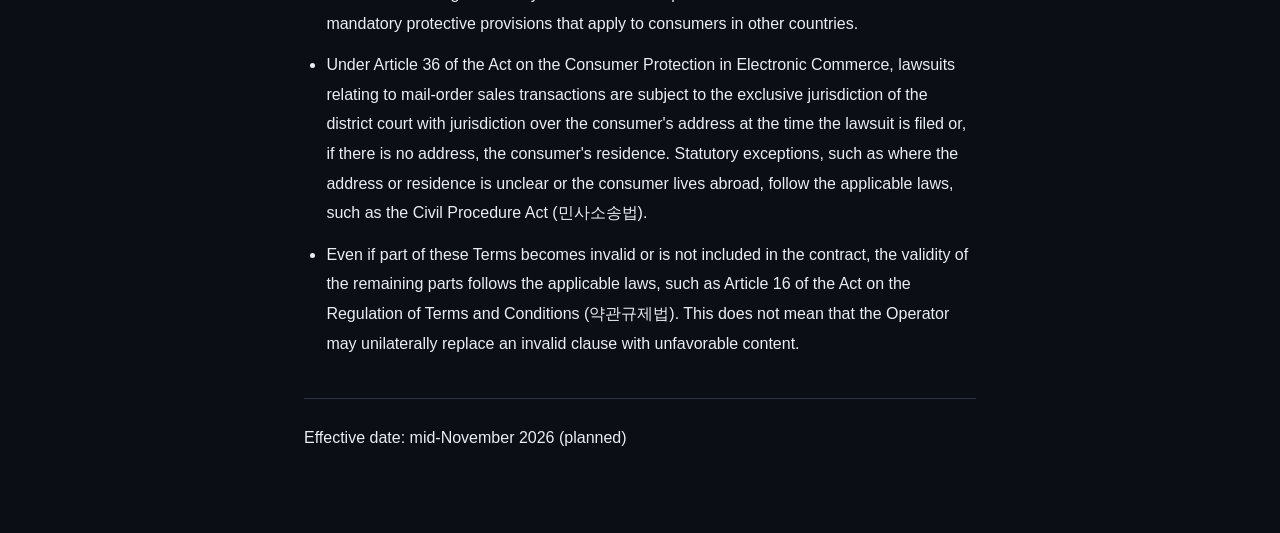
<file: monstel/en/terms/index.html>
<!doctype html>
<html lang="en">
<head>
<meta charset="utf-8">
<meta name="viewport" content="width=device-width, initial-scale=1">
<title>Monstel Terms of Service</title>
<link rel="canonical" href="https://emberstudio.monster/monstel/en/terms/">
<link rel="icon" href="../../../assets/favicon.png" type="image/png">
<link rel="stylesheet" href="../../../assets/site.css">
<link rel="stylesheet" href="../../legal.css">
</head>
<body>
<a class="skip" href="#main">Skip to main content</a>
<header class="legal-header">
<p class="meta">MONSTEL</p>
<nav aria-label="Legal documents"><a href="../privacy/">View Privacy Policy</a> · <a href="../../terms/" lang="ko" hreflang="ko">한국어</a></nav>
</header>
<main id="main" tabindex="-1">
<h1>Monstel Terms of Service</h1>
<p class="meta">This English version is a translation provided for convenience. If it differs from the Korean version, the Korean version prevails.</p>
<h2>1. Purpose, Service and Operator</h2>
<ul>
<li>These Terms set out the rights and obligations of the Operator and users regarding the use of the mobile game Monstel (the “Game”) provided by 지영준 (the “Operator”) and transactions in paid items.</li>
<li>The Game can be downloaded and played for free, and some items are paid. Contact: <a href="mailto:fatiger92@gmail.com">fatiger92@gmail.com</a>.</li>
<li>Game data (saves) is stored on your device. If you turn on cloud save, it is also stored in your Google Play Games account. Separate data processing, such as purchase verification, is explained in the Privacy Policy.</li>
<li>The actual business name, business address and phone number, any applicable business registration and mail-order sales registration information, and the Game's registration, rating classification and content information labeling are disclosed where required by law.</li>
</ul>
<h2>2. Provision of the Terms and the Use Agreement</h2>
<ul>
<li>The Operator makes these Terms and the important transaction conditions easy to review before the use agreement is concluded and before any purchase. The use agreement is formed when a user reviews the content, agrees to use the Game and applies for use, and the Operator accepts.</li>
<li>Matters needed to make a purchase decision for paid items, such as the price, content, timing of delivery, conditions of use and restrictions on withdrawal of the offer, are explained before purchase. Users must be able to review the transaction details and correct errors before payment.</li>
<li>These Terms do not limit consumer rights under the applicable laws. If an individual notice for a paid item unfairly limits users' rights contrary to the law or these Terms, that limitation does not apply.</li>
</ul>
<h2>3. Paid Items and Staff Draws</h2>
<ul>
<li>Paid items can be purchased only through Google Play billing. Prices are shown in the store in Korean won.</li>
<li>The item types are Gem bundles (consumable currency), Permanent ×2 and the Ticket Pass (account entitlements), and Piggy Bank opening (grants the accumulated Gems).</li>
<li><strong>Gems are used only for in-game time skips and collection features. The game currency (Gold) cannot be bought or sold for Gems or cash, and there is no trading between users.</strong></li>
<li>The "Tickets" included in the Ticket Pass are refilled at 5 per day, and any remaining Tickets disappear the next day. Tickets cannot be bought with Gems.</li>
<li>Staff draws use only in-game Gold and cannot be bought with paid currency. <strong>Draw probabilities and guaranteed counts are shown on the draw screen.</strong> What is shown must match the actual draw behavior.</li>
<li>What Permanent ×2 applies to, the Ticket Pass's validity period and the scope of ad skipping, the reference time for Ticket refill and expiry, the Piggy Bank payout conditions, the account to which entitlements are linked, and the conditions for restoring purchases are explained before purchase, consistently with the actual items.</li>
</ul>
<h2>4. Withdrawal of Offer</h2>
<ul>
<li>Users may withdraw their offer within 7 days from the date they receive a written document (including an electronic document) on the contract terms. If the supply of the item, or the start of supply, is later than that, the period is counted from the date the item is supplied or supply begins. Where withdrawal was difficult because the document was not provided, the address was missing or the address changed, or where withdrawal was obstructed, the separate starting points under Article 17 of the Act on the Consumer Protection in Electronic Commerce (전자상거래법) apply.</li>
<li>Withdrawal may be restricted where there are statutory grounds, such as the value having significantly decreased through use or the provision of digital content having begun. However, the measures required by law, such as displaying the restriction in advance and offering trial use, must be in place. The fact that an item is applied automatically on purchase, or that part of it has been used, does not by itself restrict withdrawal for all items across the board.</li>
<li>For divisible digital content, the right of withdrawal is guaranteed for the portion whose provision has not yet begun. Whether provision has begun, use and divisibility are determined for each item according to its actual form of provision and the law.</li>
<li>If the item was supplied differently from its labeling, advertising or the contract terms, users may, notwithstanding the above period and restrictions, withdraw within 3 months from the date of supply, or within 30 days from the date they learned or could have learned of that fact. Rights regarding defects, non-performance of the contract or the cancellation of contracts by minors also follow the applicable laws.</li>
<li>Withdrawal can be requested through Google Play's refund process or at <a href="mailto:fatiger92@gmail.com">fatiger92@gmail.com</a>. When using email, please send information that identifies the order, the item name and what you are requesting. If further verification is needed, we will request only the minimum necessary information. Whether Google approves a refund under its own process does not by itself limit the exercise of statutory rights against the Operator.</li>
<li>A withdrawal made in writing takes effect on the date the notice is sent. The burden of proof in disputes over matters such as the contract and the timing of supply follows the law and is not shifted to users uniformly.</li>
</ul>
<h2>5. Refunds, Non-Delivery and Erroneous Payments</h2>
<ul>
<li>When a lawful withdrawal is made for digital content or for items not yet supplied, a refund is made in accordance with the law within 3 business days from the date of withdrawal. If the payment must be cancelled, we ask Google or the other payment provider to cancel it without delay and inform the user of how it was handled.</li>
<li>When the refund actually reaches the payment method may vary with the payment provider's processing, but this does not exempt the Operator from the statutory refund deadline or from liability for delayed refunds. If a refund is delayed, statutory late-payment damages are paid.</li>
<li>Reports of items not delivered, duplicate or erroneous payments, benefits that differ from the contract, and damage caused by failures are received at <a href="mailto:fatiger92@gmail.com">fatiger92@gmail.com</a>. The Operator checks the purchase and delivery history and takes the necessary measures, such as re-granting, refunds or compensation for damages, in accordance with the law and the contract. We do not uniformly extend the statutory refund deadline to 30 days on the ground that an investigation is underway.</li>
<li>Free Gems (from attendance, quests, achievements and the like) are in principle not eligible for cash refunds, because no purchase price was paid for those Gems themselves. However, this does not exclude across the board cases where they are part of a paid bundle or where there is a separate statutory ground for relief. The Game records paid Gems and free Gems separately.</li>
<li>Where paid and free Gems are mixed, the order of use and the calculation of the refundable balance are determined based on the actual records and the item notices. No deduction or forfeiture that unfairly reduces statutory rights is made.</li>
</ul>
<h2>6. Purchases by Minors</h2>
<ul>
<li>Purchases of paid items by users under 19 in principle require the consent of a legal representative. A contract made without consent may be cancelled by the minor or the legal representative. Where an exception under the Civil Act (민법) applies, such as property the minor was permitted to dispose of, the relevant law applies.</li>
<li>The Operator informs minors before purchase that consent is required and that they have the right to cancel. We recommend Google Play's parental purchase settings, but the use of a guardian's account or payment method alone is not treated as consent to every contract.</li>
<li>Cancellation requests are received at <a href="mailto:fatiger92@gmail.com">fatiger92@gmail.com</a>, and we will tell you the minimum materials needed to confirm whether you are the minor or the legal representative and to identify the transaction. The under-14 threshold for children regarding consent to personal information processing is set separately in the Privacy Policy.</li>
</ul>
<h2>7. Operator's Obligations, Failures and Restrictions on Use</h2>
<ul>
<li>The Operator complies with the applicable laws and these Terms and takes the measures necessary to provide a stable service and protect users' personal information. If a failure or error occurs, the Operator makes efforts to restore the service and handle any damage, and provides the necessary notices.</li>
<li>Manipulating game data or bypassing payment is prohibited. Damage arising from a user's violation is assessed based on fault and causation. This does not exempt the Operator from legal liability for its intentional acts or gross negligence, for errors for which the Operator is responsible, or for damage unrelated to the violation.</li>
<li>Where it is necessary to restrict use because of a violation, measures are taken in proportion to the reason and its severity, and the reason, scope, period and how to object are explained. Where urgent protective measures are needed, notice is given without delay after the measure is taken. Objections are received at <a href="mailto:fatiger92@gmail.com">fatiger92@gmail.com</a>.</li>
<li>Paid balances and entitlements are not automatically forfeited solely because of a restriction on use. Detailed criteria for suspension and deletion policies and the means of notice are set in line with actual operations.</li>
</ul>
<h2>8. Ending Use, Data Deletion and Restoring Purchases</h2>
<ul>
<li>Users may stop using the Game or delete the app, and may request termination of the use agreement or other necessary measures at <a href="mailto:fatiger92@gmail.com">fatiger92@gmail.com</a>.</li>
<li>On-device data can be erased by resetting in the game's Settings or by deleting the app. Cloud save data and verification server records are handled separately. Deleting or resetting the app alone does not delete all cloud data and records retained by law, nor does it automatically cancel payments.</li>
<li>Statutory refund rights are not lost solely because a user stops using the Game or deletes the app. Before data is deleted, we provide guidance so that users can check what can be saved and restored and the effect on paid entitlements.</li>
<li>How to restore purchases and confirm entitlements when changing devices is explained according to the actual account and payment structure. Cloud save does not guarantee the restoration of all purchases and data.</li>
</ul>
<h2>9. Service Termination and Remaining Paid Items</h2>
<ul>
<li>When ending the service, we announce in the game and on the store page, at least 30 days in advance, the end date and reason, the compensation and refund conditions and how to apply, and notify users individually.</li>
<li>Paid Gems remaining at the time of termination, unused paid items and paid items with a remaining period of use are refunded in accordance with the applicable laws, the contract and the applicable criteria. We check the purchase amount and the delivery and usage history and explain the basis of calculation and the processing schedule.</li>
<li>‘Permanent ×2 and Ticket Pass’ are not excluded from refund or compensation review merely because they have no expiry date. No arbitrary usage period, depreciation rate or flat refund rate is applied; criteria consistent with the item's agreed terms and the law are explained before purchase and also presented in the termination notice.</li>
<li>A dedicated refund channel via <a href="mailto:fatiger92@gmail.com">fatiger92@gmail.com</a> is operated for at least 30 days after the service ends. Users' claims that survive under the law do not lapse merely because this period has passed.</li>
</ul>
<h2>10. Inquiries, Remedies and Disputes</h2>
<ul>
<li>Inquiries, complaints, refund requests and rights-related requests are received at <a href="mailto:fatiger92@gmail.com">fatiger92@gmail.com</a>. We respond within 3 business days. If further investigation is needed, we explain the reason and the processing schedule, and this response time does not replace the deadlines for statutory refunds or the exercise of rights.</li>
<li>Unresolved disputes may be brought for counseling or mediation to the relevant bodies, such as the Korea Consumer Agency or the Content Dispute Resolution Committee, or to the courts for relief. Users do not have to use these procedures first before filing a lawsuit.</li>
</ul>
<h2>11. Changes to the Terms</h2>
<ul>
<li>When we change the Terms, we announce the changes, the reasons and the effective date in the game 7 days before they take effect. Changes that are unfavorable to users or important are announced at least 30 days in advance and also notified individually. If the applicable laws require separate consent or stricter procedures, those procedures are followed.</li>
<li>Users who do not agree to a change may request termination of the use agreement before it takes effect. In that case, existing paid items and balances are handled in accordance with the applicable laws and the contract, and a change alone does not retroactively and unfairly reduce existing rights.</li>
<li>Mere non-response alone is not deemed consent to all changes. We explain how to check the applicable version and the change history, and the means of notice.</li>
</ul>
<h2>12. Governing Law, Jurisdiction and Partial Invalidity</h2>
<ul>
<li>These Terms are governed by the laws of the Republic of Korea. This does not exclude mandatory protective provisions that apply to consumers in other countries.</li>
<li>Under Article 36 of the Act on the Consumer Protection in Electronic Commerce, lawsuits relating to mail-order sales transactions are subject to the exclusive jurisdiction of the district court with jurisdiction over the consumer's address at the time the lawsuit is filed or, if there is no address, the consumer's residence. Statutory exceptions, such as where the address or residence is unclear or the consumer lives abroad, follow the applicable laws, such as the Civil Procedure Act (민사소송법).</li>
<li>Even if part of these Terms becomes invalid or is not included in the contract, the validity of the remaining parts follows the applicable laws, such as Article 16 of the Act on the Regulation of Terms and Conditions (약관규제법). This does not mean that the Operator may unilaterally replace an invalid clause with unfavorable content.</li>
</ul>
<p>Effective date: mid-November 2026 (planned)</p>
</main>
</body>
</html>
</file>
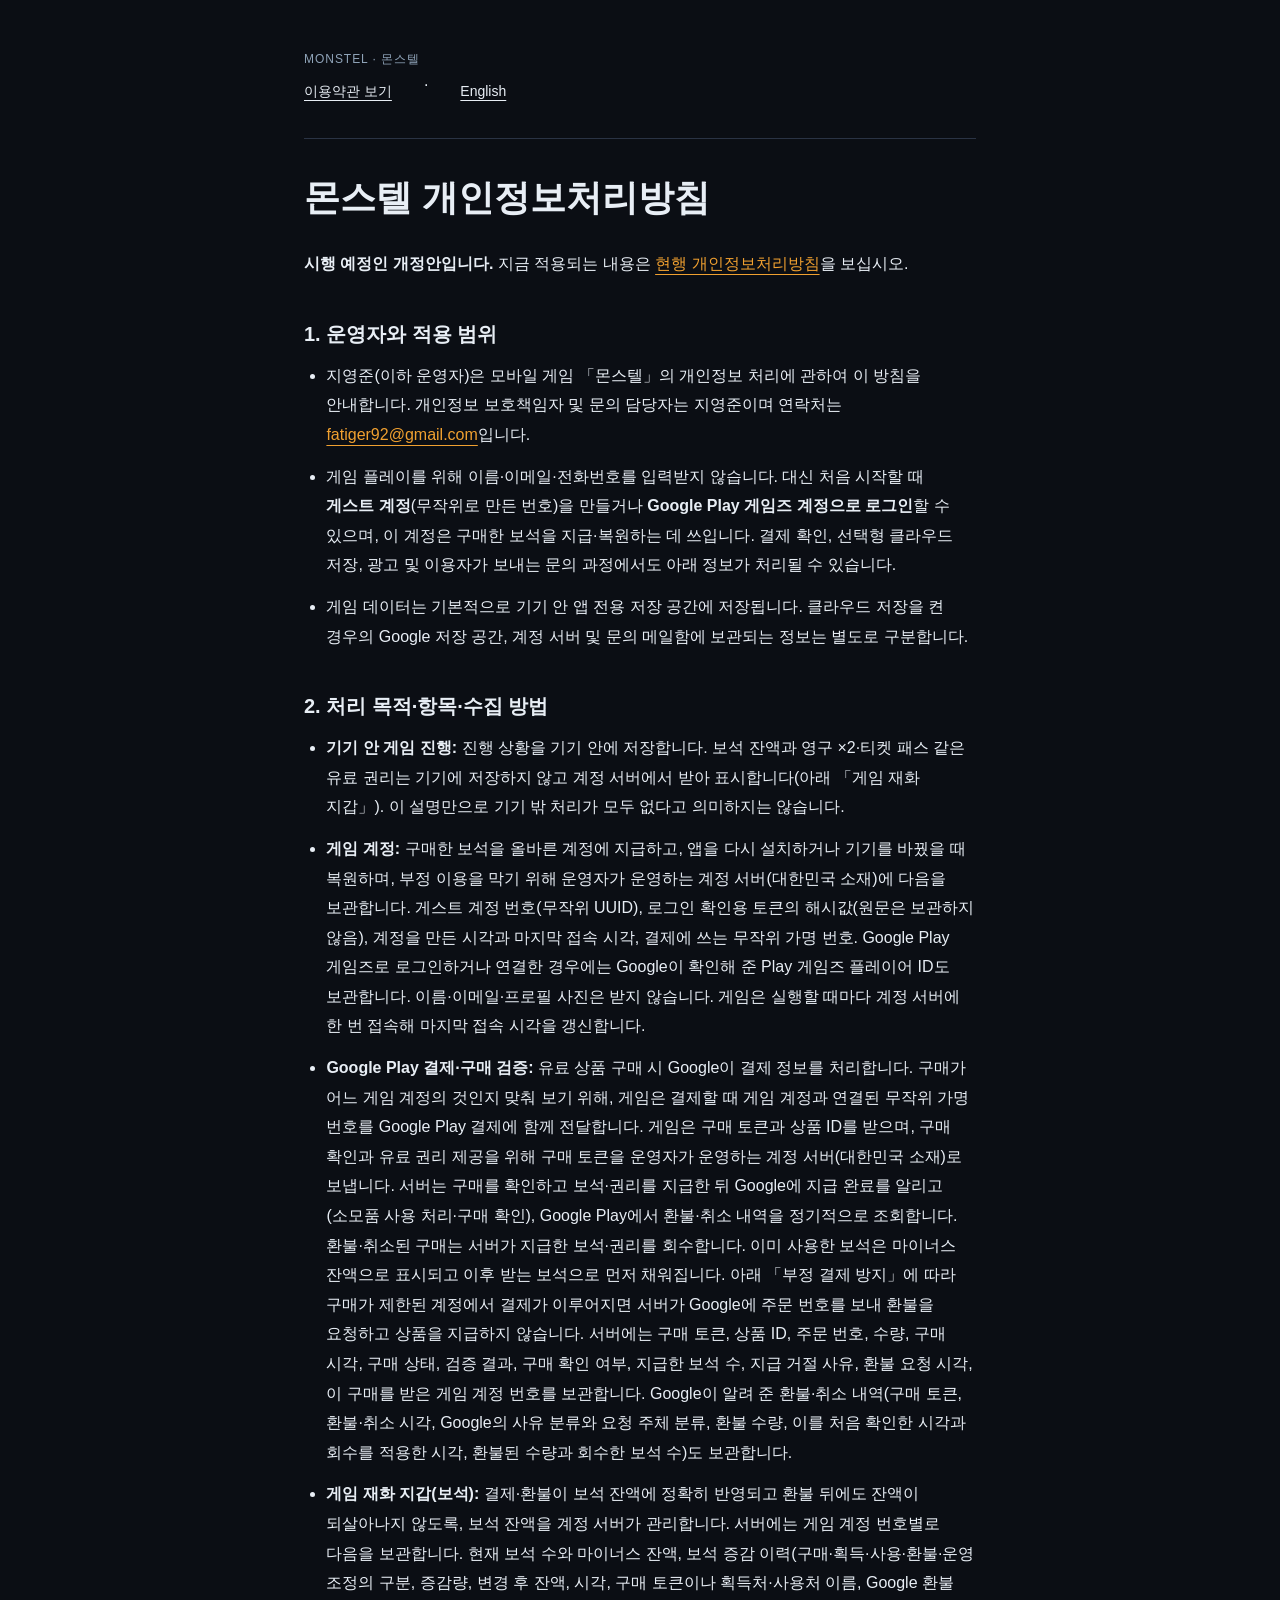
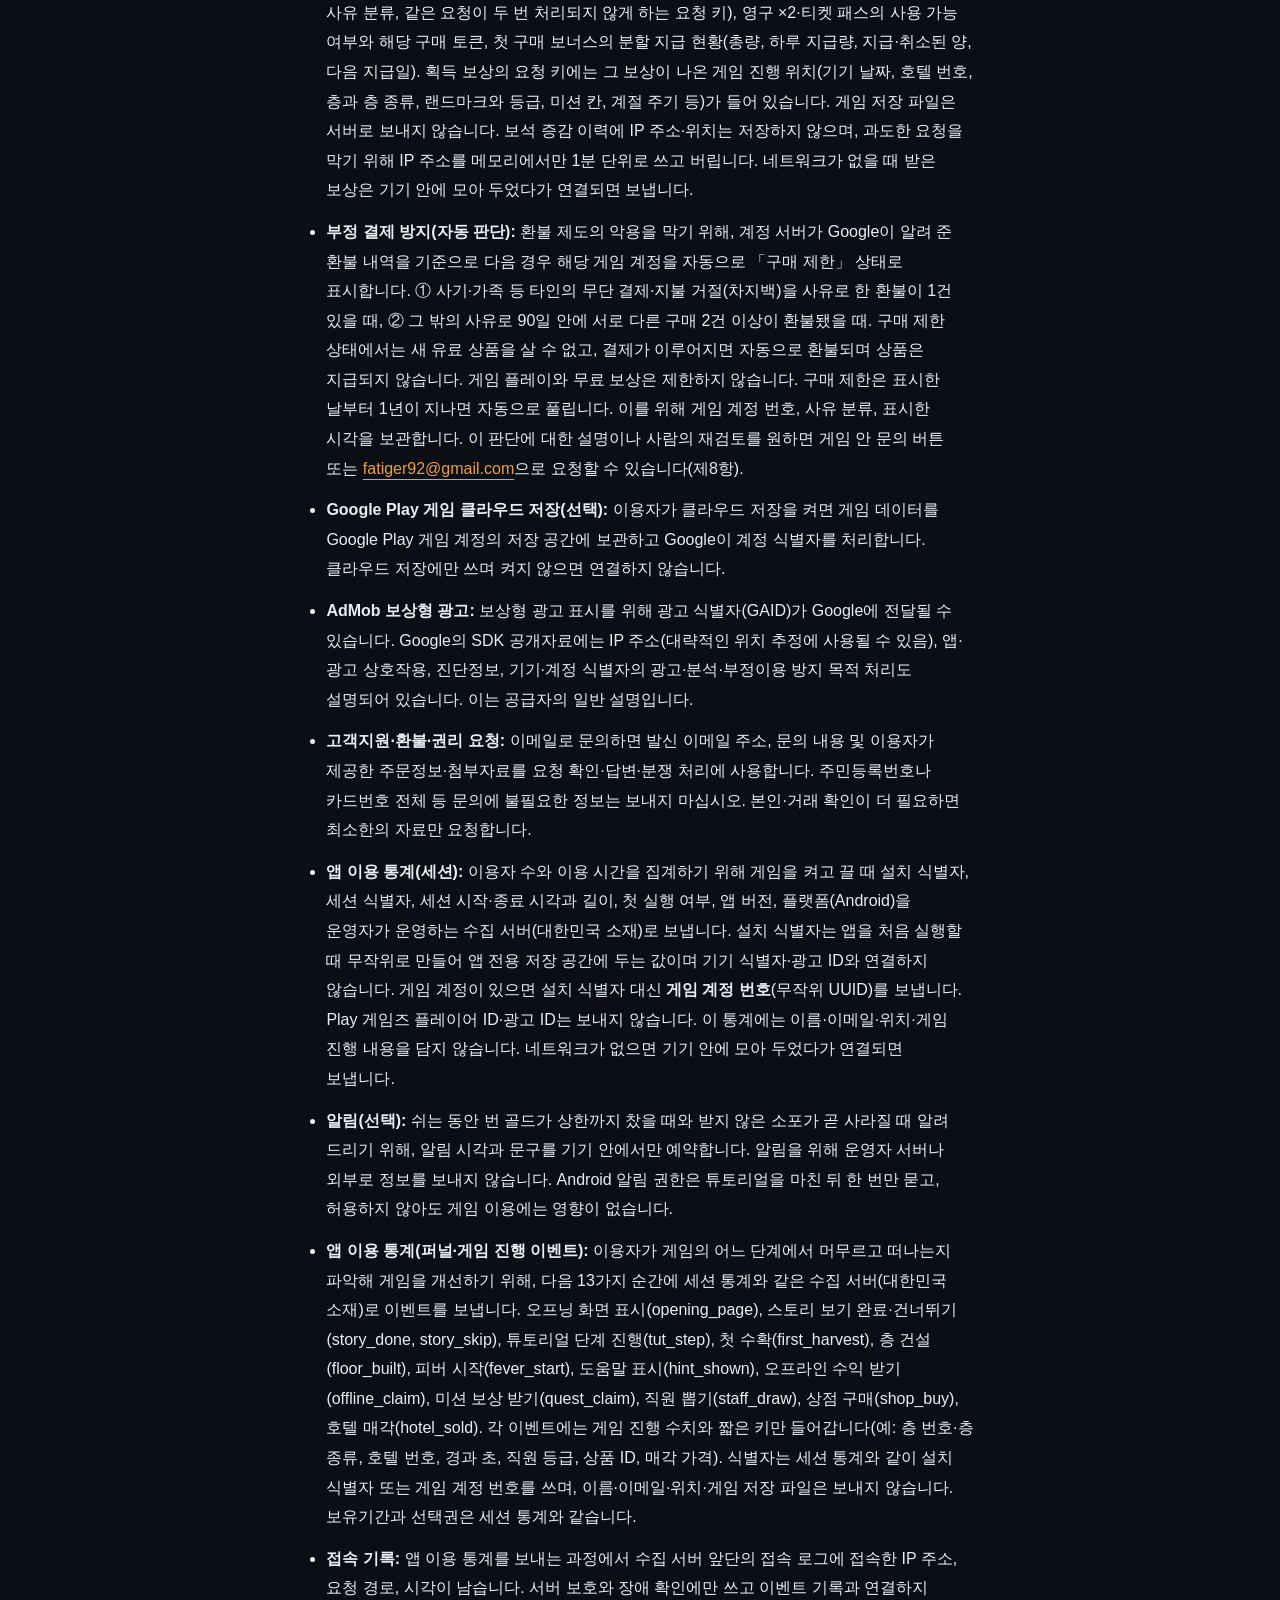
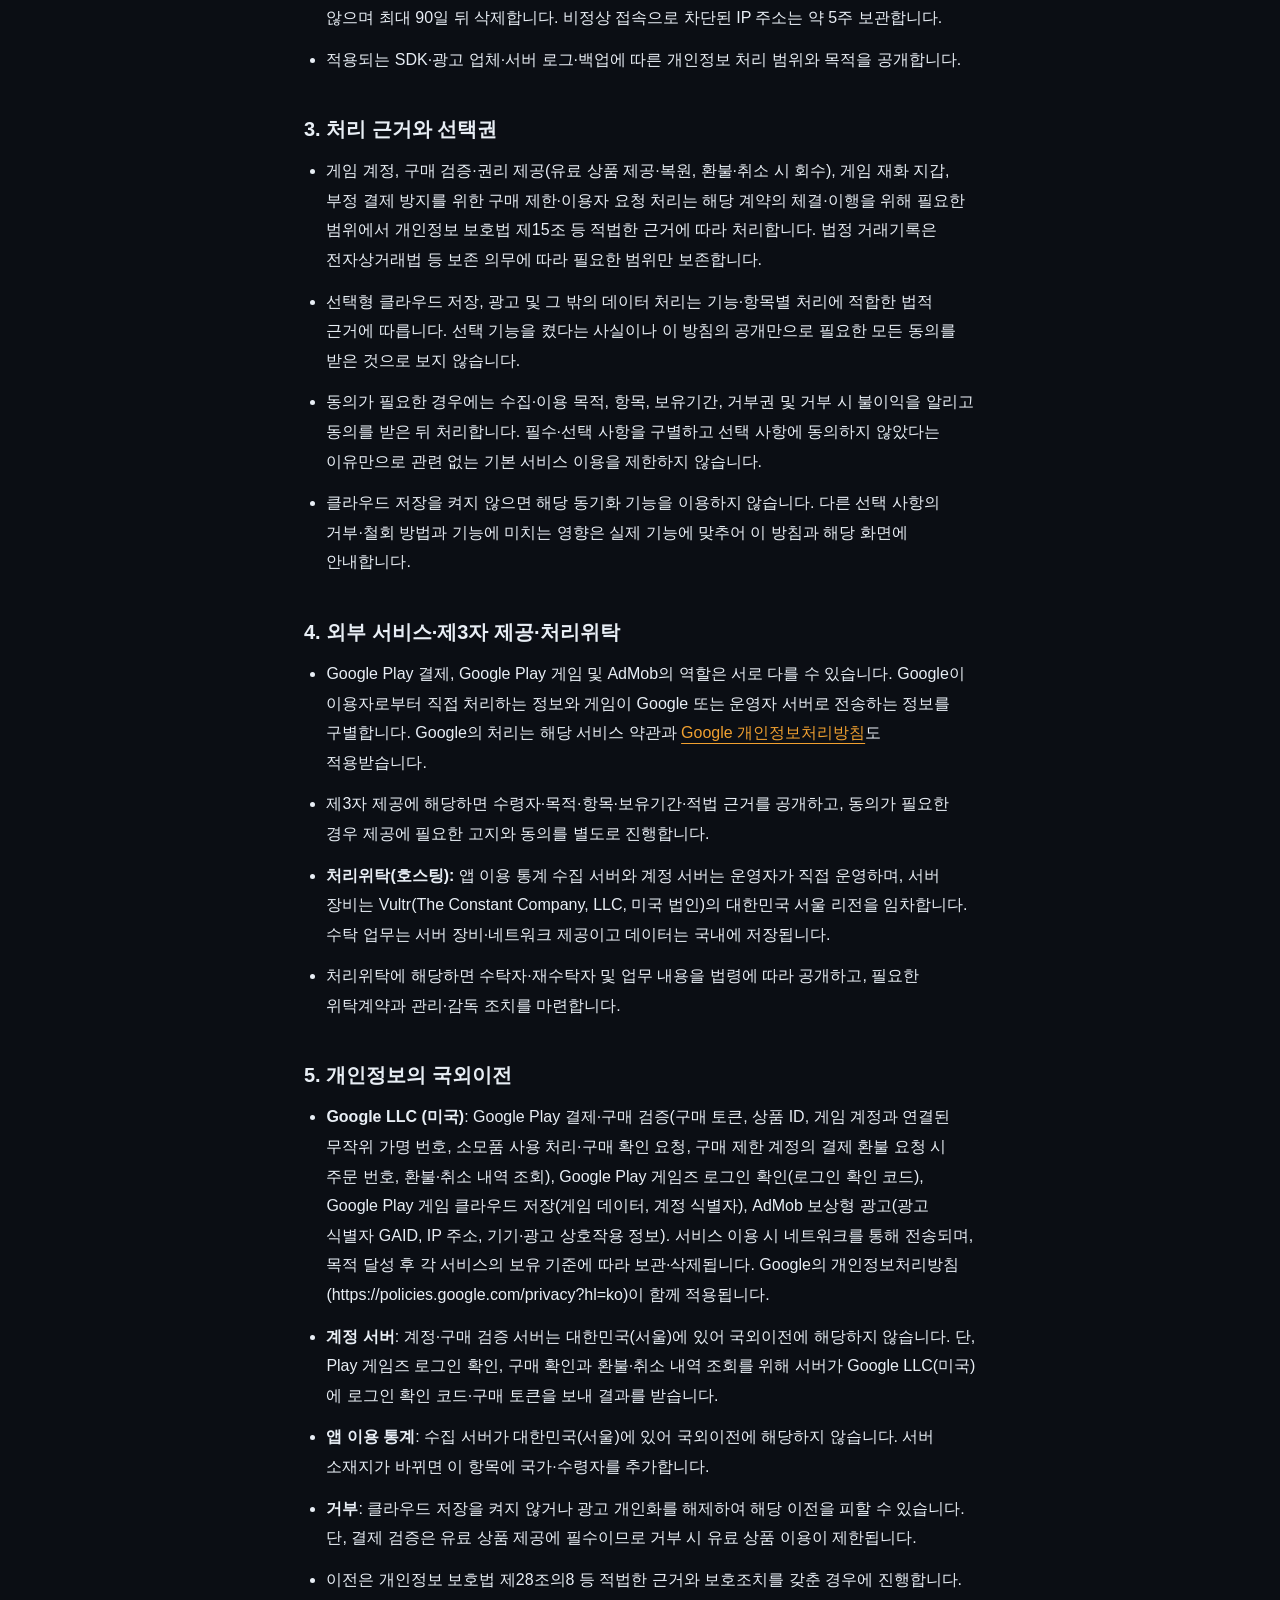
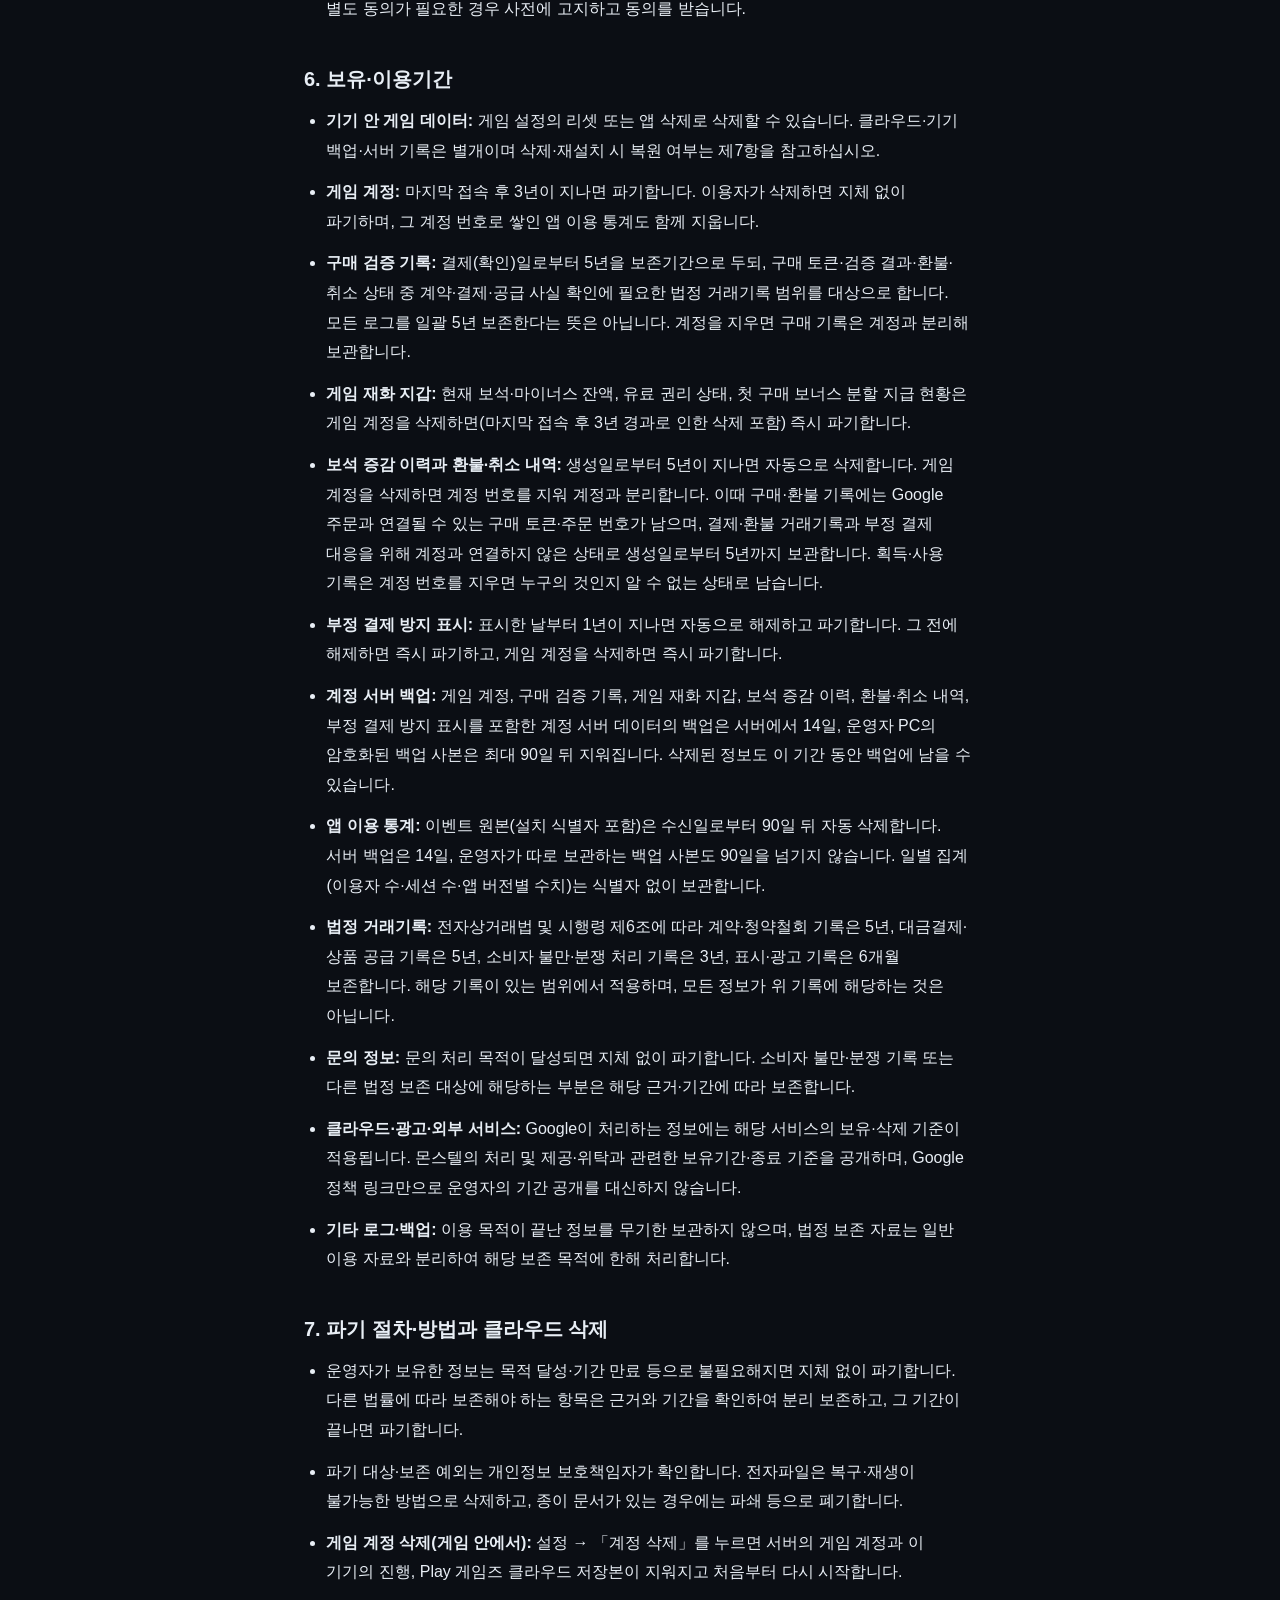
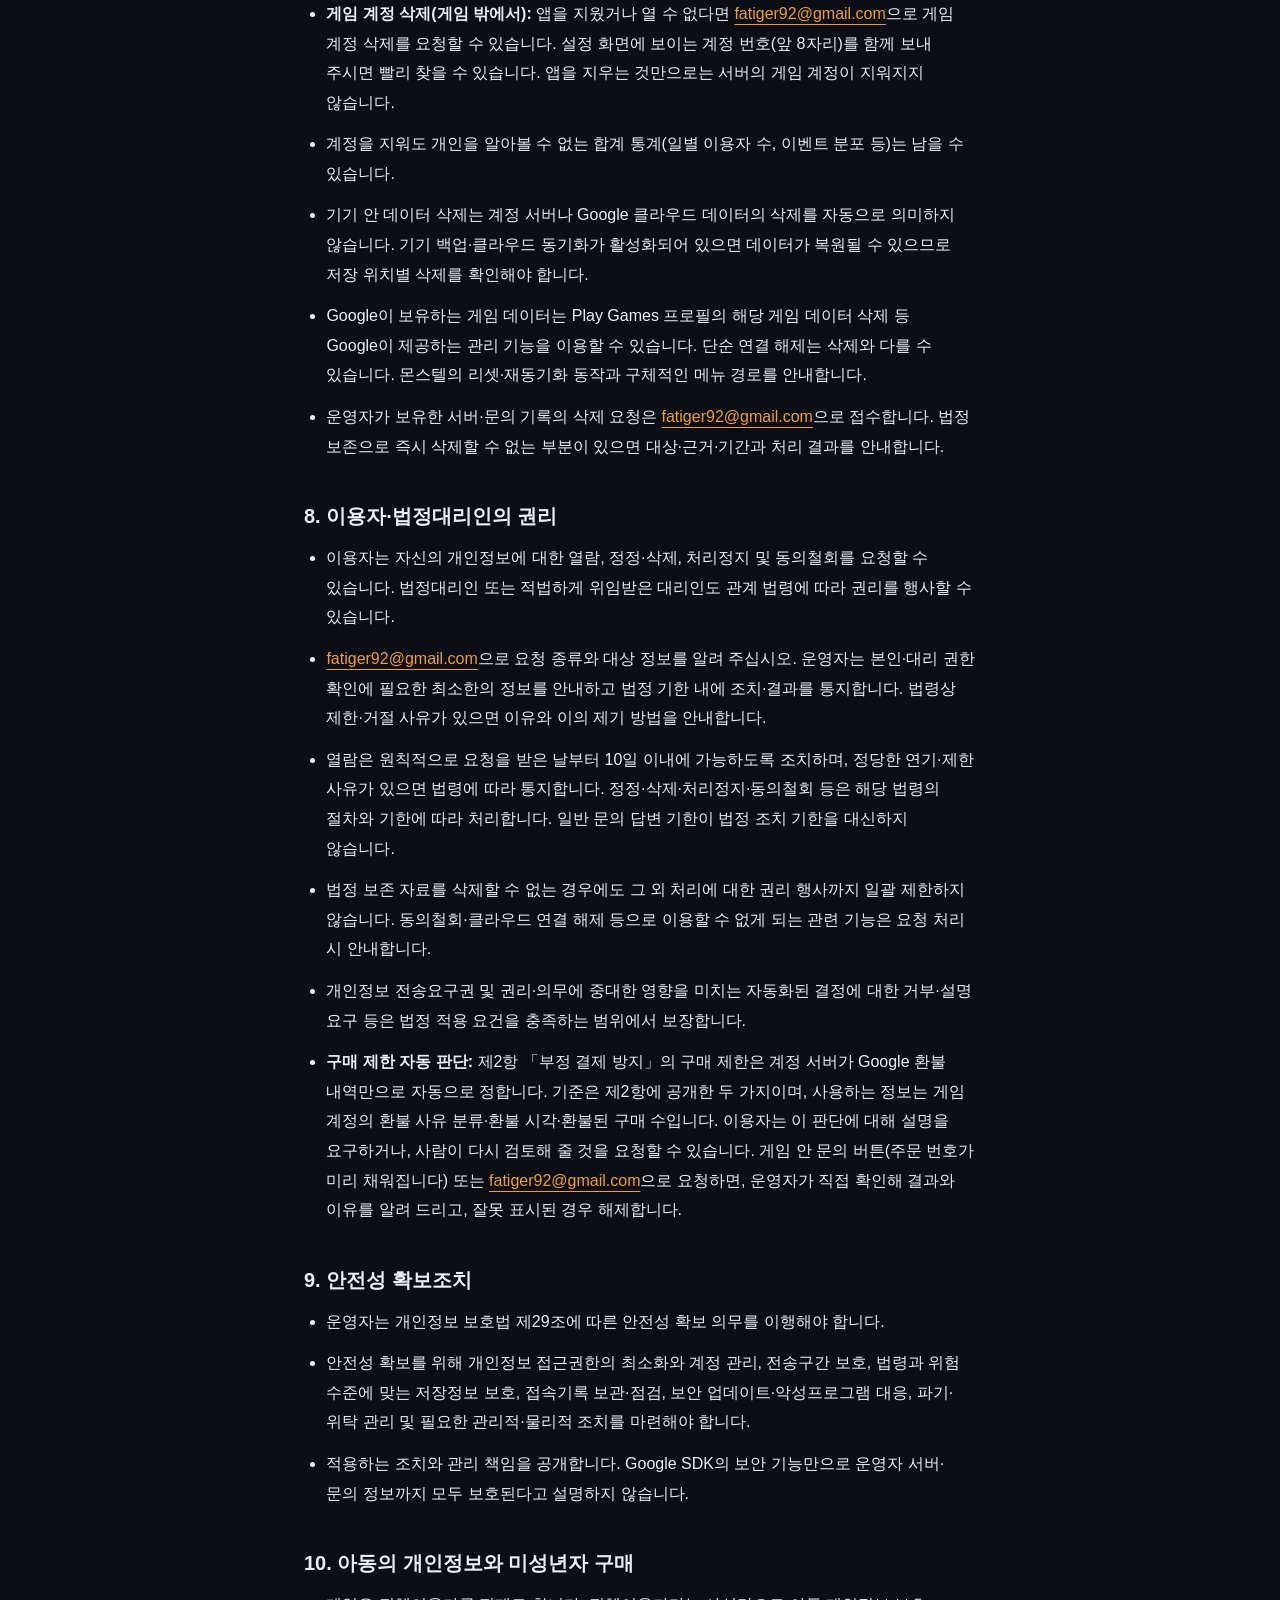
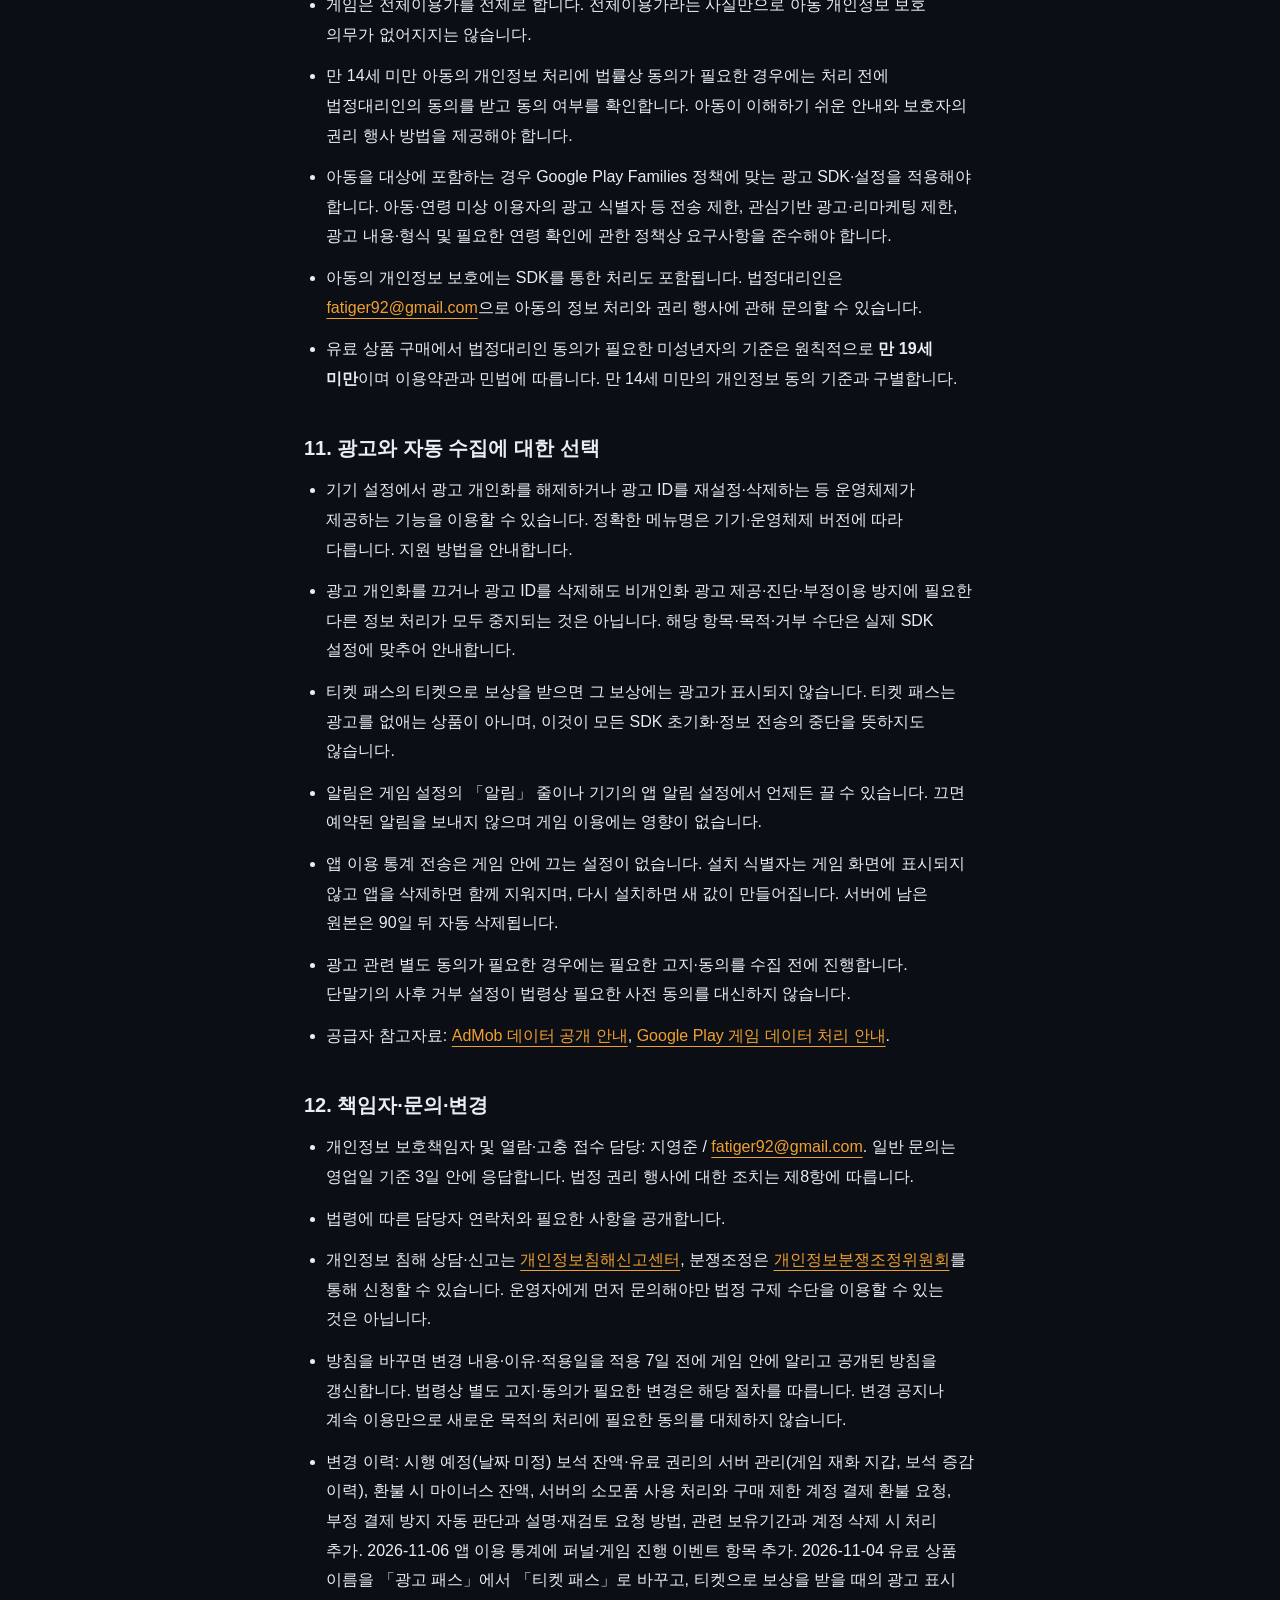
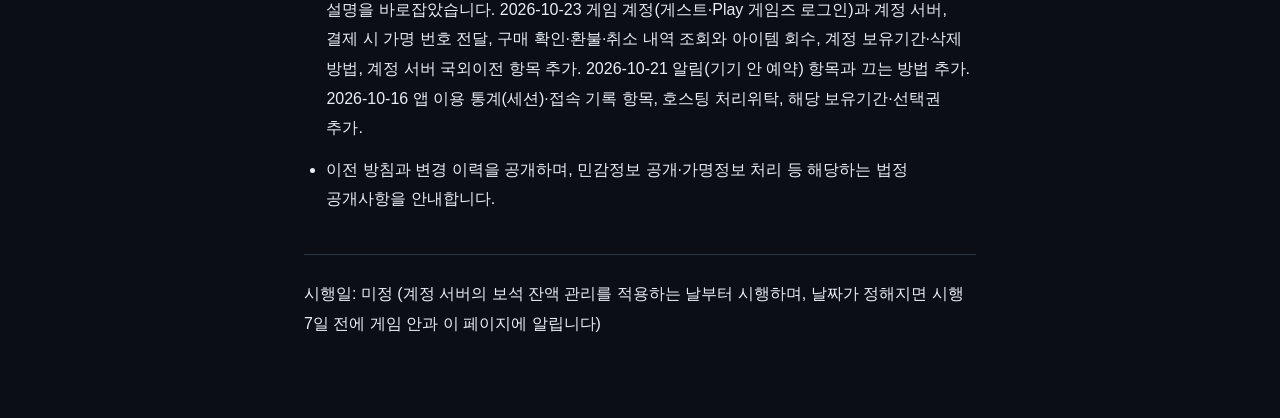
<file: monstel/privacy/next/index.html>
<!doctype html>
<html lang="ko">
<head>
<meta charset="utf-8">
<meta name="viewport" content="width=device-width, initial-scale=1">
<title>몬스텔 개인정보처리방침 (시행 예정 개정안)</title>
<link rel="canonical" href="https://emberstudio.monster/monstel/privacy/next/">
<meta name="robots" content="noindex">
<link rel="icon" href="../../../assets/favicon.png" type="image/png">
<link rel="stylesheet" href="../../../assets/site.css">
<link rel="stylesheet" href="../../legal.css">
</head>
<body>
<a class="skip" href="#main">본문으로 바로가기</a>
<header class="legal-header">
<p class="meta">MONSTEL · 몬스텔</p>
<nav aria-label="법률 문서"><a href="../../terms/next/">이용약관 보기</a> · <a href="../../en/privacy/next/" lang="en" hreflang="en">English</a></nav>
</header>
<main id="main" tabindex="-1">
<h1>몬스텔 개인정보처리방침</h1>
<p><strong>시행 예정인 개정안입니다.</strong> 지금 적용되는 내용은 <a href="../">현행 개인정보처리방침</a>을 보십시오.</p>
<h2>1. 운영자와 적용 범위</h2>
<ul>
<li>지영준(이하 운영자)은 모바일 게임 「몬스텔」의 개인정보 처리에 관하여 이 방침을 안내합니다. 개인정보 보호책임자 및 문의 담당자는 지영준이며 연락처는 <a href="mailto:fatiger92@gmail.com">fatiger92@gmail.com</a>입니다.</li>
<li>게임 플레이를 위해 이름·이메일·전화번호를 입력받지 않습니다. 대신 처음 시작할 때 <strong>게스트 계정</strong>(무작위로 만든 번호)을 만들거나 <strong>Google Play 게임즈 계정으로 로그인</strong>할 수 있으며, 이 계정은 구매한 보석을 지급·복원하는 데 쓰입니다. 결제 확인, 선택형 클라우드 저장, 광고 및 이용자가 보내는 문의 과정에서도 아래 정보가 처리될 수 있습니다.</li>
<li>게임 데이터는 기본적으로 기기 안 앱 전용 저장 공간에 저장됩니다. 클라우드 저장을 켠 경우의 Google 저장 공간, 계정 서버 및 문의 메일함에 보관되는 정보는 별도로 구분합니다.</li>
</ul>
<h2>2. 처리 목적·항목·수집 방법</h2>
<ul>
<li><strong>기기 안 게임 진행:</strong> 진행 상황을 기기 안에 저장합니다. 보석 잔액과 영구 ×2·티켓 패스 같은 유료 권리는 기기에 저장하지 않고 계정 서버에서 받아 표시합니다(아래 「게임 재화 지갑」). 이 설명만으로 기기 밖 처리가 모두 없다고 의미하지는 않습니다.</li>
<li><strong>게임 계정:</strong> 구매한 보석을 올바른 계정에 지급하고, 앱을 다시 설치하거나 기기를 바꿨을 때 복원하며, 부정 이용을 막기 위해 운영자가 운영하는 계정 서버(대한민국 소재)에 다음을 보관합니다. 게스트 계정 번호(무작위 UUID), 로그인 확인용 토큰의 해시값(원문은 보관하지 않음), 계정을 만든 시각과 마지막 접속 시각, 결제에 쓰는 무작위 가명 번호. Google Play 게임즈로 로그인하거나 연결한 경우에는 Google이 확인해 준 Play 게임즈 플레이어 ID도 보관합니다. 이름·이메일·프로필 사진은 받지 않습니다. 게임은 실행할 때마다 계정 서버에 한 번 접속해 마지막 접속 시각을 갱신합니다.</li>
<li><strong>Google Play 결제·구매 검증:</strong> 유료 상품 구매 시 Google이 결제 정보를 처리합니다. 구매가 어느 게임 계정의 것인지 맞춰 보기 위해, 게임은 결제할 때 게임 계정과 연결된 무작위 가명 번호를 Google Play 결제에 함께 전달합니다. 게임은 구매 토큰과 상품 ID를 받으며, 구매 확인과 유료 권리 제공을 위해 구매 토큰을 운영자가 운영하는 계정 서버(대한민국 소재)로 보냅니다. 서버는 구매를 확인하고 보석·권리를 지급한 뒤 Google에 지급 완료를 알리고(소모품 사용 처리·구매 확인), Google Play에서 환불·취소 내역을 정기적으로 조회합니다. 환불·취소된 구매는 서버가 지급한 보석·권리를 회수합니다. 이미 사용한 보석은 마이너스 잔액으로 표시되고 이후 받는 보석으로 먼저 채워집니다. 아래 「부정 결제 방지」에 따라 구매가 제한된 계정에서 결제가 이루어지면 서버가 Google에 주문 번호를 보내 환불을 요청하고 상품을 지급하지 않습니다. 서버에는 구매 토큰, 상품 ID, 주문 번호, 수량, 구매 시각, 구매 상태, 검증 결과, 구매 확인 여부, 지급한 보석 수, 지급 거절 사유, 환불 요청 시각, 이 구매를 받은 게임 계정 번호를 보관합니다. Google이 알려 준 환불·취소 내역(구매 토큰, 환불·취소 시각, Google의 사유 분류와 요청 주체 분류, 환불 수량, 이를 처음 확인한 시각과 회수를 적용한 시각, 환불된 수량과 회수한 보석 수)도 보관합니다.</li>
<li><strong>게임 재화 지갑(보석):</strong> 결제·환불이 보석 잔액에 정확히 반영되고 환불 뒤에도 잔액이 되살아나지 않도록, 보석 잔액을 계정 서버가 관리합니다. 서버에는 게임 계정 번호별로 다음을 보관합니다. 현재 보석 수와 마이너스 잔액, 보석 증감 이력(구매·획득·사용·환불·운영 조정의 구분, 증감량, 변경 후 잔액, 시각, 구매 토큰이나 획득처·사용처 이름, Google 환불 사유 분류, 같은 요청이 두 번 처리되지 않게 하는 요청 키), 영구 ×2·티켓 패스의 사용 가능 여부와 해당 구매 토큰, 첫 구매 보너스의 분할 지급 현황(총량, 하루 지급량, 지급·취소된 양, 다음 지급일). 획득 보상의 요청 키에는 그 보상이 나온 게임 진행 위치(기기 날짜, 호텔 번호, 층과 층 종류, 랜드마크와 등급, 미션 칸, 계절 주기 등)가 들어 있습니다. 게임 저장 파일은 서버로 보내지 않습니다. 보석 증감 이력에 IP 주소·위치는 저장하지 않으며, 과도한 요청을 막기 위해 IP 주소를 메모리에서만 1분 단위로 쓰고 버립니다. 네트워크가 없을 때 받은 보상은 기기 안에 모아 두었다가 연결되면 보냅니다.</li>
<li><strong>부정 결제 방지(자동 판단):</strong> 환불 제도의 악용을 막기 위해, 계정 서버가 Google이 알려 준 환불 내역을 기준으로 다음 경우 해당 게임 계정을 자동으로 「구매 제한」 상태로 표시합니다. ① 사기·가족 등 타인의 무단 결제·지불 거절(차지백)을 사유로 한 환불이 1건 있을 때, ② 그 밖의 사유로 90일 안에 서로 다른 구매 2건 이상이 환불됐을 때. 구매 제한 상태에서는 새 유료 상품을 살 수 없고, 결제가 이루어지면 자동으로 환불되며 상품은 지급되지 않습니다. 게임 플레이와 무료 보상은 제한하지 않습니다. 구매 제한은 표시한 날부터 1년이 지나면 자동으로 풀립니다. 이를 위해 게임 계정 번호, 사유 분류, 표시한 시각을 보관합니다. 이 판단에 대한 설명이나 사람의 재검토를 원하면 게임 안 문의 버튼 또는 <a href="mailto:fatiger92@gmail.com">fatiger92@gmail.com</a>으로 요청할 수 있습니다(제8항).</li>
<li><strong>Google Play 게임 클라우드 저장(선택):</strong> 이용자가 클라우드 저장을 켜면 게임 데이터를 Google Play 게임 계정의 저장 공간에 보관하고 Google이 계정 식별자를 처리합니다. 클라우드 저장에만 쓰며 켜지 않으면 연결하지 않습니다.</li>
<li><strong>AdMob 보상형 광고:</strong> 보상형 광고 표시를 위해 광고 식별자(GAID)가 Google에 전달될 수 있습니다. Google의 SDK 공개자료에는 IP 주소(대략적인 위치 추정에 사용될 수 있음), 앱·광고 상호작용, 진단정보, 기기·계정 식별자의 광고·분석·부정이용 방지 목적 처리도 설명되어 있습니다. 이는 공급자의 일반 설명입니다.</li>
<li><strong>고객지원·환불·권리 요청:</strong> 이메일로 문의하면 발신 이메일 주소, 문의 내용 및 이용자가 제공한 주문정보·첨부자료를 요청 확인·답변·분쟁 처리에 사용합니다. 주민등록번호나 카드번호 전체 등 문의에 불필요한 정보는 보내지 마십시오. 본인·거래 확인이 더 필요하면 최소한의 자료만 요청합니다.</li>
<li><strong>앱 이용 통계(세션):</strong> 이용자 수와 이용 시간을 집계하기 위해 게임을 켜고 끌 때 설치 식별자, 세션 식별자, 세션 시작·종료 시각과 길이, 첫 실행 여부, 앱 버전, 플랫폼(Android)을 운영자가 운영하는 수집 서버(대한민국 소재)로 보냅니다. 설치 식별자는 앱을 처음 실행할 때 무작위로 만들어 앱 전용 저장 공간에 두는 값이며 기기 식별자·광고 ID와 연결하지 않습니다. 게임 계정이 있으면 설치 식별자 대신 <strong>게임 계정 번호</strong>(무작위 UUID)를 보냅니다. Play 게임즈 플레이어 ID·광고 ID는 보내지 않습니다. 이 통계에는 이름·이메일·위치·게임 진행 내용을 담지 않습니다. 네트워크가 없으면 기기 안에 모아 두었다가 연결되면 보냅니다.</li>
<li><strong>알림(선택):</strong> 쉬는 동안 번 골드가 상한까지 찼을 때와 받지 않은 소포가 곧 사라질 때 알려 드리기 위해, 알림 시각과 문구를 기기 안에서만 예약합니다. 알림을 위해 운영자 서버나 외부로 정보를 보내지 않습니다. Android 알림 권한은 튜토리얼을 마친 뒤 한 번만 묻고, 허용하지 않아도 게임 이용에는 영향이 없습니다.</li>
<li><strong>앱 이용 통계(퍼널·게임 진행 이벤트):</strong> 이용자가 게임의 어느 단계에서 머무르고 떠나는지 파악해 게임을 개선하기 위해, 다음 13가지 순간에 세션 통계와 같은 수집 서버(대한민국 소재)로 이벤트를 보냅니다. 오프닝 화면 표시(opening_page), 스토리 보기 완료·건너뛰기(story_done, story_skip), 튜토리얼 단계 진행(tut_step), 첫 수확(first_harvest), 층 건설(floor_built), 피버 시작(fever_start), 도움말 표시(hint_shown), 오프라인 수익 받기(offline_claim), 미션 보상 받기(quest_claim), 직원 뽑기(staff_draw), 상점 구매(shop_buy), 호텔 매각(hotel_sold). 각 이벤트에는 게임 진행 수치와 짧은 키만 들어갑니다(예: 층 번호·층 종류, 호텔 번호, 경과 초, 직원 등급, 상품 ID, 매각 가격). 식별자는 세션 통계와 같이 설치 식별자 또는 게임 계정 번호를 쓰며, 이름·이메일·위치·게임 저장 파일은 보내지 않습니다. 보유기간과 선택권은 세션 통계와 같습니다.</li>
<li><strong>접속 기록:</strong> 앱 이용 통계를 보내는 과정에서 수집 서버 앞단의 접속 로그에 접속한 IP 주소, 요청 경로, 시각이 남습니다. 서버 보호와 장애 확인에만 쓰고 이벤트 기록과 연결하지 않으며 최대 90일 뒤 삭제합니다. 비정상 접속으로 차단된 IP 주소는 약 5주 보관합니다.</li>
<li>적용되는 SDK·광고 업체·서버 로그·백업에 따른 개인정보 처리 범위와 목적을 공개합니다.</li>
</ul>
<h2>3. 처리 근거와 선택권</h2>
<ul>
<li>게임 계정, 구매 검증·권리 제공(유료 상품 제공·복원, 환불·취소 시 회수), 게임 재화 지갑, 부정 결제 방지를 위한 구매 제한·이용자 요청 처리는 해당 계약의 체결·이행을 위해 필요한 범위에서 개인정보 보호법 제15조 등 적법한 근거에 따라 처리합니다. 법정 거래기록은 전자상거래법 등 보존 의무에 따라 필요한 범위만 보존합니다.</li>
<li>선택형 클라우드 저장, 광고 및 그 밖의 데이터 처리는 기능·항목별 처리에 적합한 법적 근거에 따릅니다. 선택 기능을 켰다는 사실이나 이 방침의 공개만으로 필요한 모든 동의를 받은 것으로 보지 않습니다.</li>
<li>동의가 필요한 경우에는 수집·이용 목적, 항목, 보유기간, 거부권 및 거부 시 불이익을 알리고 동의를 받은 뒤 처리합니다. 필수·선택 사항을 구별하고 선택 사항에 동의하지 않았다는 이유만으로 관련 없는 기본 서비스 이용을 제한하지 않습니다.</li>
<li>클라우드 저장을 켜지 않으면 해당 동기화 기능을 이용하지 않습니다. 다른 선택 사항의 거부·철회 방법과 기능에 미치는 영향은 실제 기능에 맞추어 이 방침과 해당 화면에 안내합니다.</li>
</ul>
<h2>4. 외부 서비스·제3자 제공·처리위탁</h2>
<ul>
<li>Google Play 결제, Google Play 게임 및 AdMob의 역할은 서로 다를 수 있습니다. Google이 이용자로부터 직접 처리하는 정보와 게임이 Google 또는 운영자 서버로 전송하는 정보를 구별합니다. Google의 처리는 해당 서비스 약관과 <a href="https://policies.google.com/privacy?hl=ko">Google 개인정보처리방침</a>도 적용받습니다.</li>
<li>제3자 제공에 해당하면 수령자·목적·항목·보유기간·적법 근거를 공개하고, 동의가 필요한 경우 제공에 필요한 고지와 동의를 별도로 진행합니다.</li>
<li><strong>처리위탁(호스팅):</strong> 앱 이용 통계 수집 서버와 계정 서버는 운영자가 직접 운영하며, 서버 장비는 Vultr(The Constant Company, LLC, 미국 법인)의 대한민국 서울 리전을 임차합니다. 수탁 업무는 서버 장비·네트워크 제공이고 데이터는 국내에 저장됩니다.</li>
<li>처리위탁에 해당하면 수탁자·재수탁자 및 업무 내용을 법령에 따라 공개하고, 필요한 위탁계약과 관리·감독 조치를 마련합니다.</li>
</ul>
<h2>5. 개인정보의 국외이전</h2>
<ul>
<li><strong>Google LLC (미국)</strong>: Google Play 결제·구매 검증(구매 토큰, 상품 ID, 게임 계정과 연결된 무작위 가명 번호, 소모품 사용 처리·구매 확인 요청, 구매 제한 계정의 결제 환불 요청 시 주문 번호, 환불·취소 내역 조회), Google Play 게임즈 로그인 확인(로그인 확인 코드), Google Play 게임 클라우드 저장(게임 데이터, 계정 식별자), AdMob 보상형 광고(광고 식별자 GAID, IP 주소, 기기·광고 상호작용 정보). 서비스 이용 시 네트워크를 통해 전송되며, 목적 달성 후 각 서비스의 보유 기준에 따라 보관·삭제됩니다. Google의 개인정보처리방침(https://policies.google.com/privacy?hl=ko)이 함께 적용됩니다.</li>
<li><strong>계정 서버</strong>: 계정·구매 검증 서버는 대한민국(서울)에 있어 국외이전에 해당하지 않습니다. 단, Play 게임즈 로그인 확인, 구매 확인과 환불·취소 내역 조회를 위해 서버가 Google LLC(미국)에 로그인 확인 코드·구매 토큰을 보내 결과를 받습니다.</li>
<li><strong>앱 이용 통계</strong>: 수집 서버가 대한민국(서울)에 있어 국외이전에 해당하지 않습니다. 서버 소재지가 바뀌면 이 항목에 국가·수령자를 추가합니다.</li>
<li><strong>거부</strong>: 클라우드 저장을 켜지 않거나 광고 개인화를 해제하여 해당 이전을 피할 수 있습니다. 단, 결제 검증은 유료 상품 제공에 필수이므로 거부 시 유료 상품 이용이 제한됩니다.</li>
<li>이전은 개인정보 보호법 제28조의8 등 적법한 근거와 보호조치를 갖춘 경우에 진행합니다. 별도 동의가 필요한 경우 사전에 고지하고 동의를 받습니다.</li>
</ul>
<h2>6. 보유·이용기간</h2>
<ul>
<li><strong>기기 안 게임 데이터:</strong> 게임 설정의 리셋 또는 앱 삭제로 삭제할 수 있습니다. 클라우드·기기 백업·서버 기록은 별개이며 삭제·재설치 시 복원 여부는 제7항을 참고하십시오.</li>
<li><strong>게임 계정:</strong> 마지막 접속 후 3년이 지나면 파기합니다. 이용자가 삭제하면 지체 없이 파기하며, 그 계정 번호로 쌓인 앱 이용 통계도 함께 지웁니다.</li>
<li><strong>구매 검증 기록:</strong> 결제(확인)일로부터 5년을 보존기간으로 두되, 구매 토큰·검증 결과·환불·취소 상태 중 계약·결제·공급 사실 확인에 필요한 법정 거래기록 범위를 대상으로 합니다. 모든 로그를 일괄 5년 보존한다는 뜻은 아닙니다. 계정을 지우면 구매 기록은 계정과 분리해 보관합니다.</li>
<li><strong>게임 재화 지갑:</strong> 현재 보석·마이너스 잔액, 유료 권리 상태, 첫 구매 보너스 분할 지급 현황은 게임 계정을 삭제하면(마지막 접속 후 3년 경과로 인한 삭제 포함) 즉시 파기합니다.</li>
<li><strong>보석 증감 이력과 환불·취소 내역:</strong> 생성일로부터 5년이 지나면 자동으로 삭제합니다. 게임 계정을 삭제하면 계정 번호를 지워 계정과 분리합니다. 이때 구매·환불 기록에는 Google 주문과 연결될 수 있는 구매 토큰·주문 번호가 남으며, 결제·환불 거래기록과 부정 결제 대응을 위해 계정과 연결하지 않은 상태로 생성일로부터 5년까지 보관합니다. 획득·사용 기록은 계정 번호를 지우면 누구의 것인지 알 수 없는 상태로 남습니다.</li>
<li><strong>부정 결제 방지 표시:</strong> 표시한 날부터 1년이 지나면 자동으로 해제하고 파기합니다. 그 전에 해제하면 즉시 파기하고, 게임 계정을 삭제하면 즉시 파기합니다.</li>
<li><strong>계정 서버 백업:</strong> 게임 계정, 구매 검증 기록, 게임 재화 지갑, 보석 증감 이력, 환불·취소 내역, 부정 결제 방지 표시를 포함한 계정 서버 데이터의 백업은 서버에서 14일, 운영자 PC의 암호화된 백업 사본은 최대 90일 뒤 지워집니다. 삭제된 정보도 이 기간 동안 백업에 남을 수 있습니다.</li>
<li><strong>앱 이용 통계:</strong> 이벤트 원본(설치 식별자 포함)은 수신일로부터 90일 뒤 자동 삭제합니다. 서버 백업은 14일, 운영자가 따로 보관하는 백업 사본도 90일을 넘기지 않습니다. 일별 집계(이용자 수·세션 수·앱 버전별 수치)는 식별자 없이 보관합니다.</li>
<li><strong>법정 거래기록:</strong> 전자상거래법 및 시행령 제6조에 따라 계약·청약철회 기록은 5년, 대금결제·상품 공급 기록은 5년, 소비자 불만·분쟁 처리 기록은 3년, 표시·광고 기록은 6개월 보존합니다. 해당 기록이 있는 범위에서 적용하며, 모든 정보가 위 기록에 해당하는 것은 아닙니다.</li>
<li><strong>문의 정보:</strong> 문의 처리 목적이 달성되면 지체 없이 파기합니다. 소비자 불만·분쟁 기록 또는 다른 법정 보존 대상에 해당하는 부분은 해당 근거·기간에 따라 보존합니다.</li>
<li><strong>클라우드·광고·외부 서비스:</strong> Google이 처리하는 정보에는 해당 서비스의 보유·삭제 기준이 적용됩니다. 몬스텔의 처리 및 제공·위탁과 관련한 보유기간·종료 기준을 공개하며, Google 정책 링크만으로 운영자의 기간 공개를 대신하지 않습니다.</li>
<li><strong>기타 로그·백업:</strong> 이용 목적이 끝난 정보를 무기한 보관하지 않으며, 법정 보존 자료는 일반 이용 자료와 분리하여 해당 보존 목적에 한해 처리합니다.</li>
</ul>
<h2>7. 파기 절차·방법과 클라우드 삭제</h2>
<ul>
<li>운영자가 보유한 정보는 목적 달성·기간 만료 등으로 불필요해지면 지체 없이 파기합니다. 다른 법률에 따라 보존해야 하는 항목은 근거와 기간을 확인하여 분리 보존하고, 그 기간이 끝나면 파기합니다.</li>
<li>파기 대상·보존 예외는 개인정보 보호책임자가 확인합니다. 전자파일은 복구·재생이 불가능한 방법으로 삭제하고, 종이 문서가 있는 경우에는 파쇄 등으로 폐기합니다.</li>
<li><strong>게임 계정 삭제(게임 안에서):</strong> 설정 → 「계정 삭제」를 누르면 서버의 게임 계정과 이 기기의 진행, Play 게임즈 클라우드 저장본이 지워지고 처음부터 다시 시작합니다.</li>
<li><strong>게임 계정 삭제(게임 밖에서):</strong> 앱을 지웠거나 열 수 없다면 <a href="mailto:fatiger92@gmail.com">fatiger92@gmail.com</a>으로 게임 계정 삭제를 요청할 수 있습니다. 설정 화면에 보이는 계정 번호(앞 8자리)를 함께 보내 주시면 빨리 찾을 수 있습니다. 앱을 지우는 것만으로는 서버의 게임 계정이 지워지지 않습니다.</li>
<li>계정을 지워도 개인을 알아볼 수 없는 합계 통계(일별 이용자 수, 이벤트 분포 등)는 남을 수 있습니다.</li>
<li>기기 안 데이터 삭제는 계정 서버나 Google 클라우드 데이터의 삭제를 자동으로 의미하지 않습니다. 기기 백업·클라우드 동기화가 활성화되어 있으면 데이터가 복원될 수 있으므로 저장 위치별 삭제를 확인해야 합니다.</li>
<li>Google이 보유하는 게임 데이터는 Play Games 프로필의 해당 게임 데이터 삭제 등 Google이 제공하는 관리 기능을 이용할 수 있습니다. 단순 연결 해제는 삭제와 다를 수 있습니다. 몬스텔의 리셋·재동기화 동작과 구체적인 메뉴 경로를 안내합니다.</li>
<li>운영자가 보유한 서버·문의 기록의 삭제 요청은 <a href="mailto:fatiger92@gmail.com">fatiger92@gmail.com</a>으로 접수합니다. 법정 보존으로 즉시 삭제할 수 없는 부분이 있으면 대상·근거·기간과 처리 결과를 안내합니다.</li>
</ul>
<h2>8. 이용자·법정대리인의 권리</h2>
<ul>
<li>이용자는 자신의 개인정보에 대한 열람, 정정·삭제, 처리정지 및 동의철회를 요청할 수 있습니다. 법정대리인 또는 적법하게 위임받은 대리인도 관계 법령에 따라 권리를 행사할 수 있습니다.</li>
<li><a href="mailto:fatiger92@gmail.com">fatiger92@gmail.com</a>으로 요청 종류와 대상 정보를 알려 주십시오. 운영자는 본인·대리 권한 확인에 필요한 최소한의 정보를 안내하고 법정 기한 내에 조치·결과를 통지합니다. 법령상 제한·거절 사유가 있으면 이유와 이의 제기 방법을 안내합니다.</li>
<li>열람은 원칙적으로 요청을 받은 날부터 10일 이내에 가능하도록 조치하며, 정당한 연기·제한 사유가 있으면 법령에 따라 통지합니다. 정정·삭제·처리정지·동의철회 등은 해당 법령의 절차와 기한에 따라 처리합니다. 일반 문의 답변 기한이 법정 조치 기한을 대신하지 않습니다.</li>
<li>법정 보존 자료를 삭제할 수 없는 경우에도 그 외 처리에 대한 권리 행사까지 일괄 제한하지 않습니다. 동의철회·클라우드 연결 해제 등으로 이용할 수 없게 되는 관련 기능은 요청 처리 시 안내합니다.</li>
<li>개인정보 전송요구권 및 권리·의무에 중대한 영향을 미치는 자동화된 결정에 대한 거부·설명 요구 등은 법정 적용 요건을 충족하는 범위에서 보장합니다.</li>
<li><strong>구매 제한 자동 판단:</strong> 제2항 「부정 결제 방지」의 구매 제한은 계정 서버가 Google 환불 내역만으로 자동으로 정합니다. 기준은 제2항에 공개한 두 가지이며, 사용하는 정보는 게임 계정의 환불 사유 분류·환불 시각·환불된 구매 수입니다. 이용자는 이 판단에 대해 설명을 요구하거나, 사람이 다시 검토해 줄 것을 요청할 수 있습니다. 게임 안 문의 버튼(주문 번호가 미리 채워집니다) 또는 <a href="mailto:fatiger92@gmail.com">fatiger92@gmail.com</a>으로 요청하면, 운영자가 직접 확인해 결과와 이유를 알려 드리고, 잘못 표시된 경우 해제합니다.</li>
</ul>
<h2>9. 안전성 확보조치</h2>
<ul>
<li>운영자는 개인정보 보호법 제29조에 따른 안전성 확보 의무를 이행해야 합니다.</li>
<li>안전성 확보를 위해 개인정보 접근권한의 최소화와 계정 관리, 전송구간 보호, 법령과 위험 수준에 맞는 저장정보 보호, 접속기록 보관·점검, 보안 업데이트·악성프로그램 대응, 파기·위탁 관리 및 필요한 관리적·물리적 조치를 마련해야 합니다.</li>
<li>적용하는 조치와 관리 책임을 공개합니다. Google SDK의 보안 기능만으로 운영자 서버·문의 정보까지 모두 보호된다고 설명하지 않습니다.</li>
</ul>
<h2>10. 아동의 개인정보와 미성년자 구매</h2>
<ul>
<li>게임은 전체이용가를 전제로 합니다. 전체이용가라는 사실만으로 아동 개인정보 보호 의무가 없어지지는 않습니다.</li>
<li>만 14세 미만 아동의 개인정보 처리에 법률상 동의가 필요한 경우에는 처리 전에 법정대리인의 동의를 받고 동의 여부를 확인합니다. 아동이 이해하기 쉬운 안내와 보호자의 권리 행사 방법을 제공해야 합니다.</li>
<li>아동을 대상에 포함하는 경우 Google Play Families 정책에 맞는 광고 SDK·설정을 적용해야 합니다. 아동·연령 미상 이용자의 광고 식별자 등 전송 제한, 관심기반 광고·리마케팅 제한, 광고 내용·형식 및 필요한 연령 확인에 관한 정책상 요구사항을 준수해야 합니다.</li>
<li>아동의 개인정보 보호에는 SDK를 통한 처리도 포함됩니다. 법정대리인은 <a href="mailto:fatiger92@gmail.com">fatiger92@gmail.com</a>으로 아동의 정보 처리와 권리 행사에 관해 문의할 수 있습니다.</li>
<li>유료 상품 구매에서 법정대리인 동의가 필요한 미성년자의 기준은 원칙적으로 <strong>만 19세 미만</strong>이며 이용약관과 민법에 따릅니다. 만 14세 미만의 개인정보 동의 기준과 구별합니다.</li>
</ul>
<h2>11. 광고와 자동 수집에 대한 선택</h2>
<ul>
<li>기기 설정에서 광고 개인화를 해제하거나 광고 ID를 재설정·삭제하는 등 운영체제가 제공하는 기능을 이용할 수 있습니다. 정확한 메뉴명은 기기·운영체제 버전에 따라 다릅니다. 지원 방법을 안내합니다.</li>
<li>광고 개인화를 끄거나 광고 ID를 삭제해도 비개인화 광고 제공·진단·부정이용 방지에 필요한 다른 정보 처리가 모두 중지되는 것은 아닙니다. 해당 항목·목적·거부 수단은 실제 SDK 설정에 맞추어 안내합니다.</li>
<li>티켓 패스의 티켓으로 보상을 받으면 그 보상에는 광고가 표시되지 않습니다. 티켓 패스는 광고를 없애는 상품이 아니며, 이것이 모든 SDK 초기화·정보 전송의 중단을 뜻하지도 않습니다.</li>
<li>알림은 게임 설정의 「알림」 줄이나 기기의 앱 알림 설정에서 언제든 끌 수 있습니다. 끄면 예약된 알림을 보내지 않으며 게임 이용에는 영향이 없습니다.</li>
<li>앱 이용 통계 전송은 게임 안에 끄는 설정이 없습니다. 설치 식별자는 게임 화면에 표시되지 않고 앱을 삭제하면 함께 지워지며, 다시 설치하면 새 값이 만들어집니다. 서버에 남은 원본은 90일 뒤 자동 삭제됩니다.</li>
<li>광고 관련 별도 동의가 필요한 경우에는 필요한 고지·동의를 수집 전에 진행합니다. 단말기의 사후 거부 설정이 법령상 필요한 사전 동의를 대신하지 않습니다.</li>
<li>공급자 참고자료: <a href="https://developers.google.com/admob/android/privacy/play-data-disclosure">AdMob 데이터 공개 안내</a>, <a href="https://developer.android.com/games/pgs/data-collection">Google Play 게임 데이터 처리 안내</a>.</li>
</ul>
<h2>12. 책임자·문의·변경</h2>
<ul>
<li>개인정보 보호책임자 및 열람·고충 접수 담당: 지영준 / <a href="mailto:fatiger92@gmail.com">fatiger92@gmail.com</a>. 일반 문의는 영업일 기준 3일 안에 응답합니다. 법정 권리 행사에 대한 조치는 제8항에 따릅니다.</li>
<li>법령에 따른 담당자 연락처와 필요한 사항을 공개합니다.</li>
<li>개인정보 침해 상담·신고는 <a href="https://privacy.kisa.or.kr/">개인정보침해신고센터</a>, 분쟁조정은 <a href="https://www.kopico.go.kr/">개인정보분쟁조정위원회</a>를 통해 신청할 수 있습니다. 운영자에게 먼저 문의해야만 법정 구제 수단을 이용할 수 있는 것은 아닙니다.</li>
<li>방침을 바꾸면 변경 내용·이유·적용일을 적용 7일 전에 게임 안에 알리고 공개된 방침을 갱신합니다. 법령상 별도 고지·동의가 필요한 변경은 해당 절차를 따릅니다. 변경 공지나 계속 이용만으로 새로운 목적의 처리에 필요한 동의를 대체하지 않습니다.</li>
<li>변경 이력: 시행 예정(날짜 미정) 보석 잔액·유료 권리의 서버 관리(게임 재화 지갑, 보석 증감 이력), 환불 시 마이너스 잔액, 서버의 소모품 사용 처리와 구매 제한 계정 결제 환불 요청, 부정 결제 방지 자동 판단과 설명·재검토 요청 방법, 관련 보유기간과 계정 삭제 시 처리 추가. 2026-11-06 앱 이용 통계에 퍼널·게임 진행 이벤트 항목 추가. 2026-11-04 유료 상품 이름을 「광고 패스」에서 「티켓 패스」로 바꾸고, 티켓으로 보상을 받을 때의 광고 표시 설명을 바로잡았습니다. 2026-10-23 게임 계정(게스트·Play 게임즈 로그인)과 계정 서버, 결제 시 가명 번호 전달, 구매 확인·환불·취소 내역 조회와 아이템 회수, 계정 보유기간·삭제 방법, 계정 서버 국외이전 항목 추가. 2026-10-21 알림(기기 안 예약) 항목과 끄는 방법 추가. 2026-10-16 앱 이용 통계(세션)·접속 기록 항목, 호스팅 처리위탁, 해당 보유기간·선택권 추가.</li>
<li>이전 방침과 변경 이력을 공개하며, 민감정보 공개·가명정보 처리 등 해당하는 법정 공개사항을 안내합니다.</li>
</ul>
<p>시행일: 미정 (계정 서버의 보석 잔액 관리를 적용하는 날부터 시행하며, 날짜가 정해지면 시행 7일 전에 게임 안과 이 페이지에 알립니다)</p>
</main>
</body>
</html>
</file>
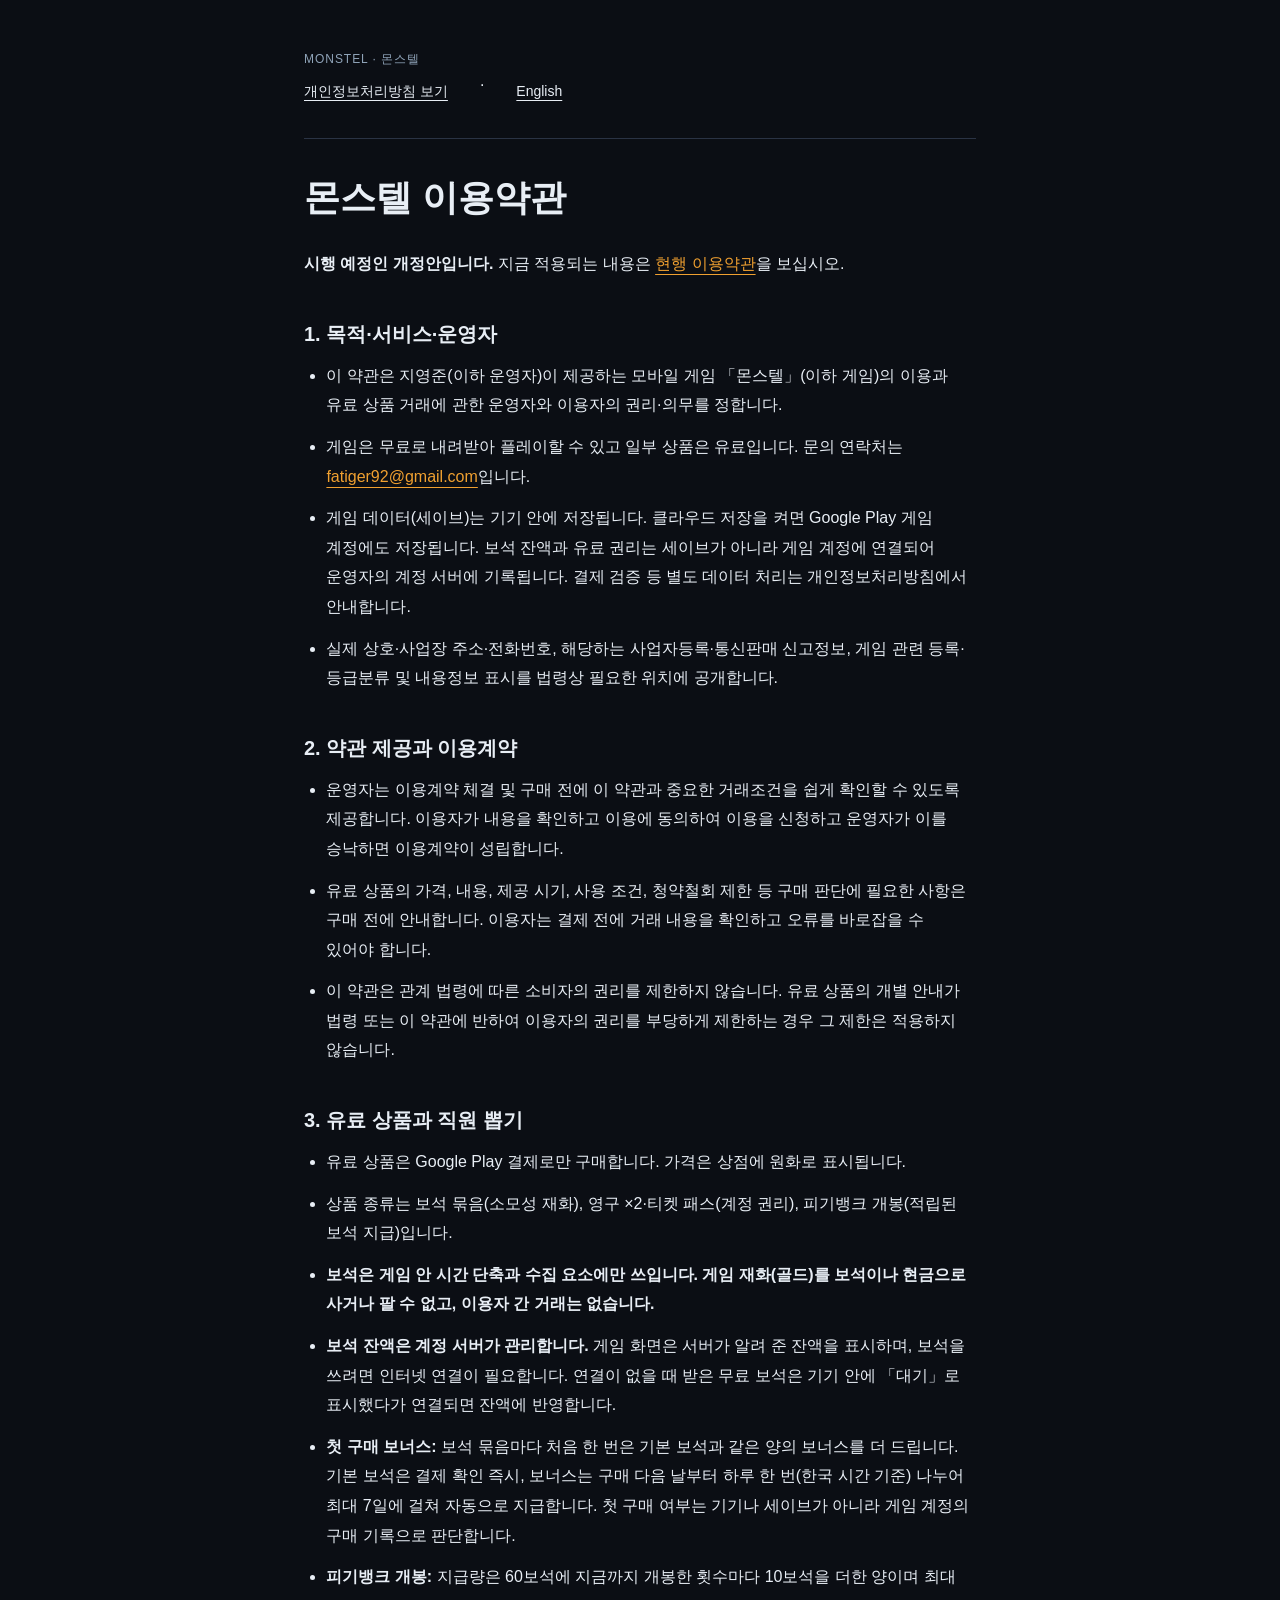
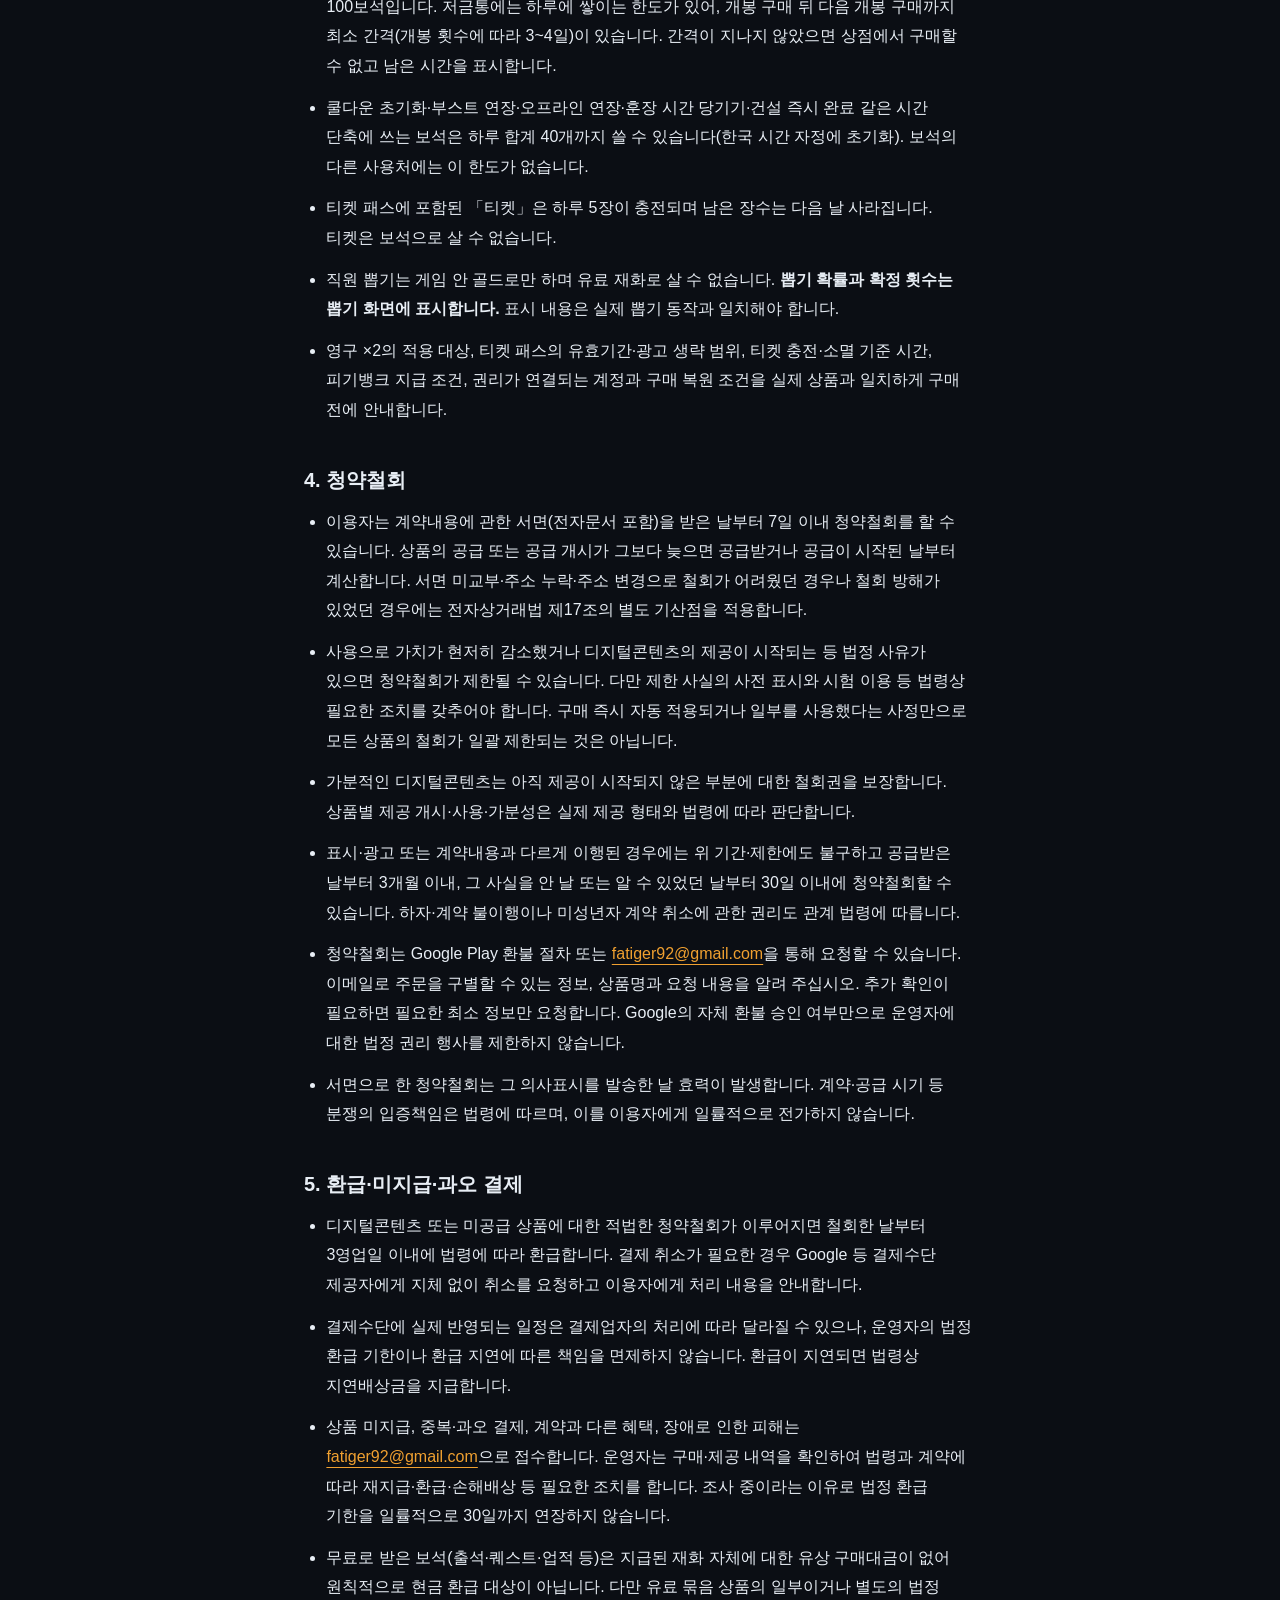
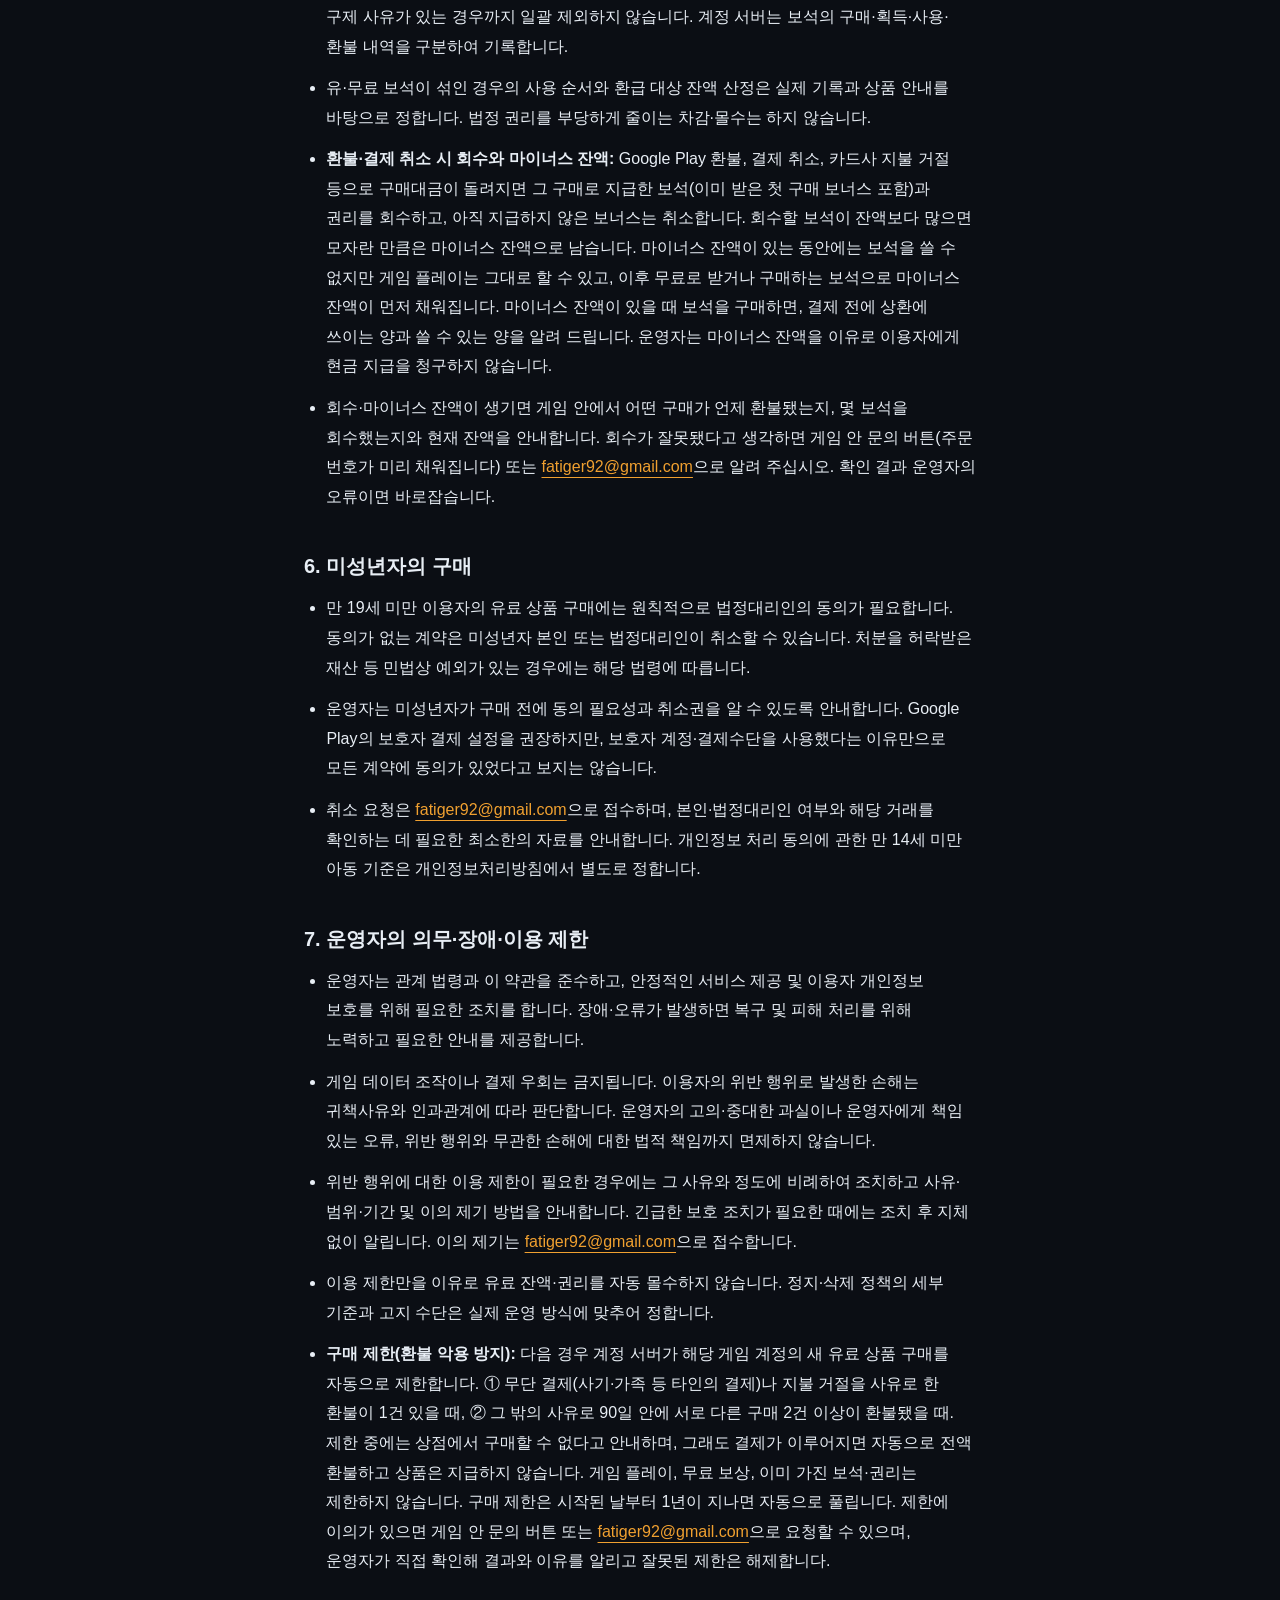
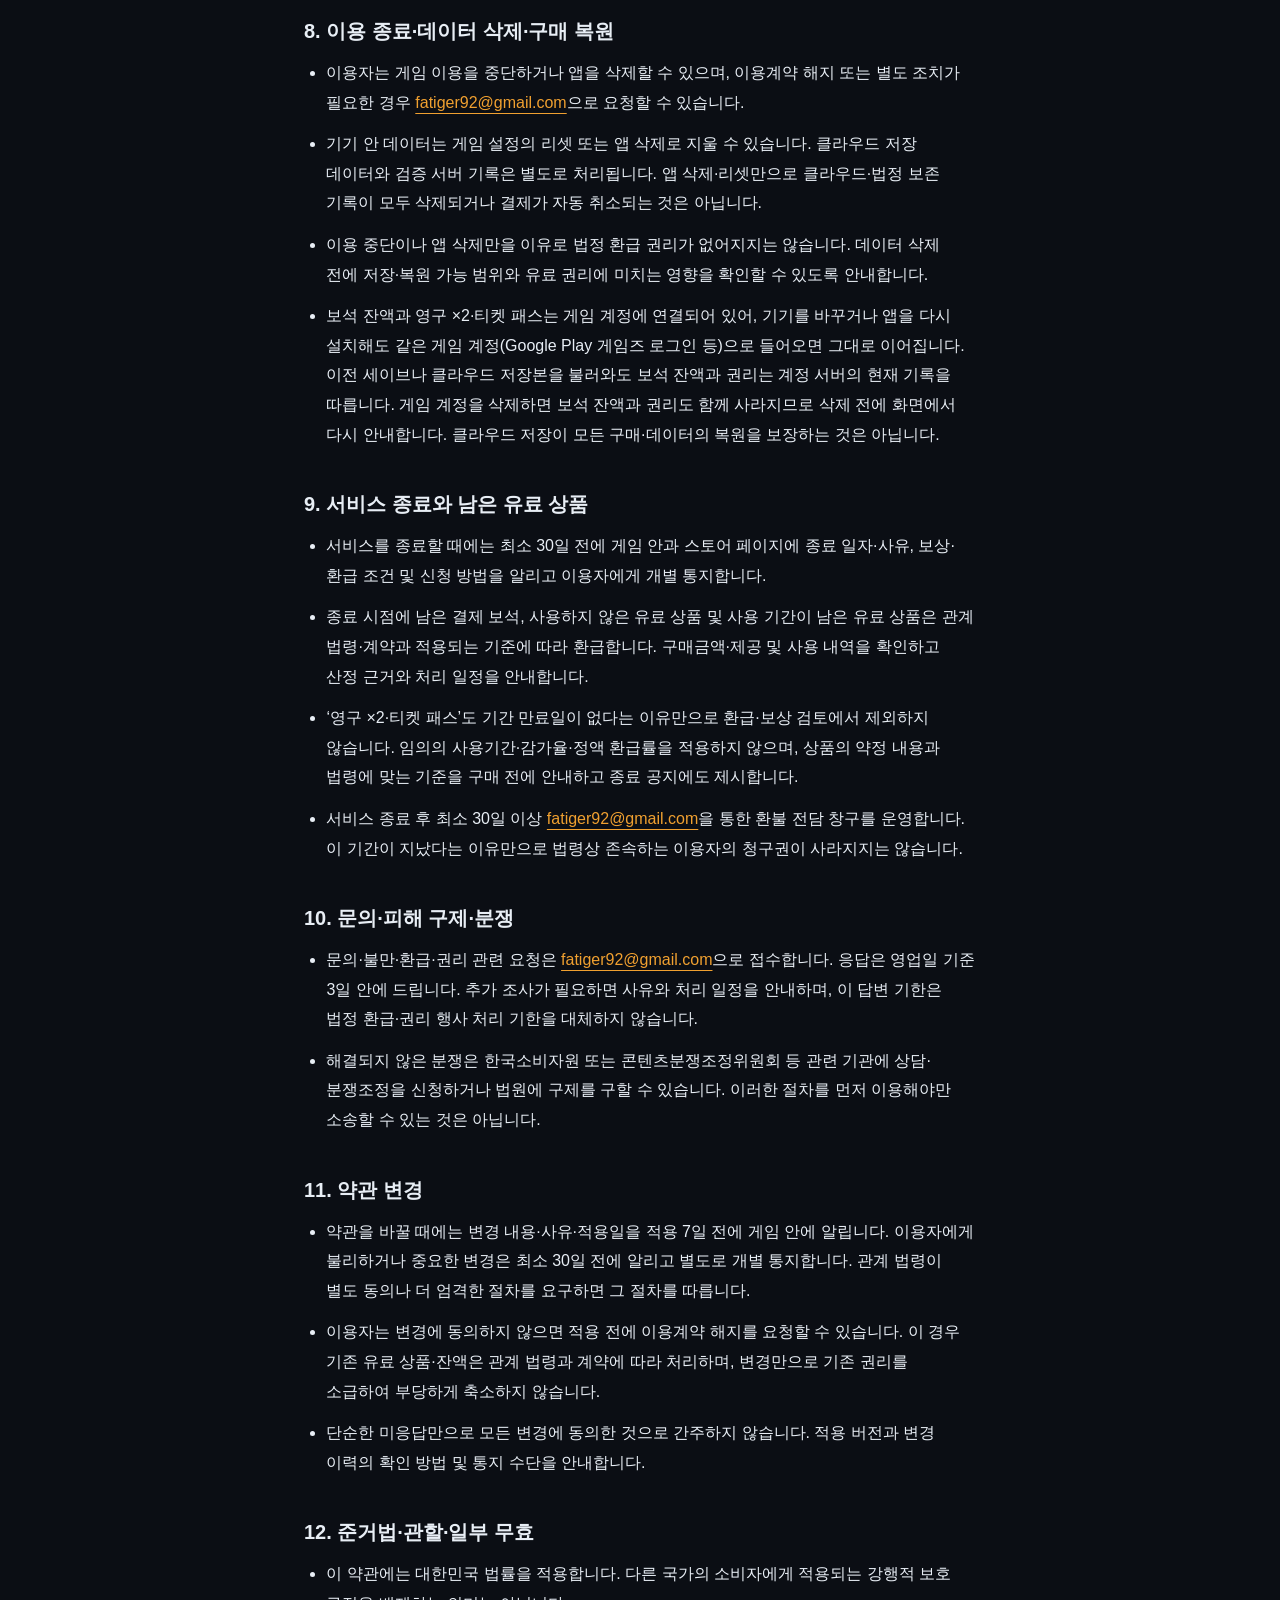
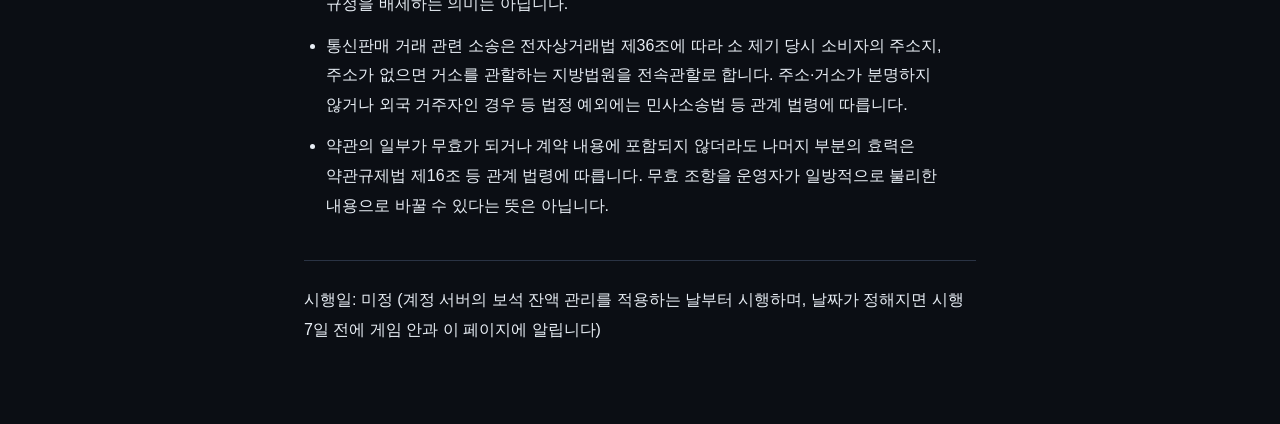
<file: monstel/terms/next/index.html>
<!doctype html>
<html lang="ko">
<head>
<meta charset="utf-8">
<meta name="viewport" content="width=device-width, initial-scale=1">
<title>몬스텔 이용약관 (시행 예정 개정안)</title>
<link rel="canonical" href="https://emberstudio.monster/monstel/terms/next/">
<meta name="robots" content="noindex">
<link rel="icon" href="../../../assets/favicon.png" type="image/png">
<link rel="stylesheet" href="../../../assets/site.css">
<link rel="stylesheet" href="../../legal.css">
</head>
<body>
<a class="skip" href="#main">본문으로 바로가기</a>
<header class="legal-header">
<p class="meta">MONSTEL · 몬스텔</p>
<nav aria-label="법률 문서"><a href="../../privacy/next/">개인정보처리방침 보기</a> · <a href="../../en/terms/next/" lang="en" hreflang="en">English</a></nav>
</header>
<main id="main" tabindex="-1">
<h1>몬스텔 이용약관</h1>
<p><strong>시행 예정인 개정안입니다.</strong> 지금 적용되는 내용은 <a href="../">현행 이용약관</a>을 보십시오.</p>
<h2>1. 목적·서비스·운영자</h2>
<ul>
<li>이 약관은 지영준(이하 운영자)이 제공하는 모바일 게임 「몬스텔」(이하 게임)의 이용과 유료 상품 거래에 관한 운영자와 이용자의 권리·의무를 정합니다.</li>
<li>게임은 무료로 내려받아 플레이할 수 있고 일부 상품은 유료입니다. 문의 연락처는 <a href="mailto:fatiger92@gmail.com">fatiger92@gmail.com</a>입니다.</li>
<li>게임 데이터(세이브)는 기기 안에 저장됩니다. 클라우드 저장을 켜면 Google Play 게임 계정에도 저장됩니다. 보석 잔액과 유료 권리는 세이브가 아니라 게임 계정에 연결되어 운영자의 계정 서버에 기록됩니다. 결제 검증 등 별도 데이터 처리는 개인정보처리방침에서 안내합니다.</li>
<li>실제 상호·사업장 주소·전화번호, 해당하는 사업자등록·통신판매 신고정보, 게임 관련 등록·등급분류 및 내용정보 표시를 법령상 필요한 위치에 공개합니다.</li>
</ul>
<h2>2. 약관 제공과 이용계약</h2>
<ul>
<li>운영자는 이용계약 체결 및 구매 전에 이 약관과 중요한 거래조건을 쉽게 확인할 수 있도록 제공합니다. 이용자가 내용을 확인하고 이용에 동의하여 이용을 신청하고 운영자가 이를 승낙하면 이용계약이 성립합니다.</li>
<li>유료 상품의 가격, 내용, 제공 시기, 사용 조건, 청약철회 제한 등 구매 판단에 필요한 사항은 구매 전에 안내합니다. 이용자는 결제 전에 거래 내용을 확인하고 오류를 바로잡을 수 있어야 합니다.</li>
<li>이 약관은 관계 법령에 따른 소비자의 권리를 제한하지 않습니다. 유료 상품의 개별 안내가 법령 또는 이 약관에 반하여 이용자의 권리를 부당하게 제한하는 경우 그 제한은 적용하지 않습니다.</li>
</ul>
<h2>3. 유료 상품과 직원 뽑기</h2>
<ul>
<li>유료 상품은 Google Play 결제로만 구매합니다. 가격은 상점에 원화로 표시됩니다.</li>
<li>상품 종류는 보석 묶음(소모성 재화), 영구 ×2·티켓 패스(계정 권리), 피기뱅크 개봉(적립된 보석 지급)입니다.</li>
<li><strong>보석은 게임 안 시간 단축과 수집 요소에만 쓰입니다. 게임 재화(골드)를 보석이나 현금으로 사거나 팔 수 없고, 이용자 간 거래는 없습니다.</strong></li>
<li><strong>보석 잔액은 계정 서버가 관리합니다.</strong> 게임 화면은 서버가 알려 준 잔액을 표시하며, 보석을 쓰려면 인터넷 연결이 필요합니다. 연결이 없을 때 받은 무료 보석은 기기 안에 「대기」로 표시했다가 연결되면 잔액에 반영합니다.</li>
<li><strong>첫 구매 보너스:</strong> 보석 묶음마다 처음 한 번은 기본 보석과 같은 양의 보너스를 더 드립니다. 기본 보석은 결제 확인 즉시, 보너스는 구매 다음 날부터 하루 한 번(한국 시간 기준) 나누어 최대 7일에 걸쳐 자동으로 지급합니다. 첫 구매 여부는 기기나 세이브가 아니라 게임 계정의 구매 기록으로 판단합니다.</li>
<li><strong>피기뱅크 개봉:</strong> 지급량은 60보석에 지금까지 개봉한 횟수마다 10보석을 더한 양이며 최대 100보석입니다. 저금통에는 하루에 쌓이는 한도가 있어, 개봉 구매 뒤 다음 개봉 구매까지 최소 간격(개봉 횟수에 따라 3~4일)이 있습니다. 간격이 지나지 않았으면 상점에서 구매할 수 없고 남은 시간을 표시합니다.</li>
<li>쿨다운 초기화·부스트 연장·오프라인 연장·훈장 시간 당기기·건설 즉시 완료 같은 시간 단축에 쓰는 보석은 하루 합계 40개까지 쓸 수 있습니다(한국 시간 자정에 초기화). 보석의 다른 사용처에는 이 한도가 없습니다.</li>
<li>티켓 패스에 포함된 「티켓」은 하루 5장이 충전되며 남은 장수는 다음 날 사라집니다. 티켓은 보석으로 살 수 없습니다.</li>
<li>직원 뽑기는 게임 안 골드로만 하며 유료 재화로 살 수 없습니다. <strong>뽑기 확률과 확정 횟수는 뽑기 화면에 표시합니다.</strong> 표시 내용은 실제 뽑기 동작과 일치해야 합니다.</li>
<li>영구 ×2의 적용 대상, 티켓 패스의 유효기간·광고 생략 범위, 티켓 충전·소멸 기준 시간, 피기뱅크 지급 조건, 권리가 연결되는 계정과 구매 복원 조건을 실제 상품과 일치하게 구매 전에 안내합니다.</li>
</ul>
<h2>4. 청약철회</h2>
<ul>
<li>이용자는 계약내용에 관한 서면(전자문서 포함)을 받은 날부터 7일 이내 청약철회를 할 수 있습니다. 상품의 공급 또는 공급 개시가 그보다 늦으면 공급받거나 공급이 시작된 날부터 계산합니다. 서면 미교부·주소 누락·주소 변경으로 철회가 어려웠던 경우나 철회 방해가 있었던 경우에는 전자상거래법 제17조의 별도 기산점을 적용합니다.</li>
<li>사용으로 가치가 현저히 감소했거나 디지털콘텐츠의 제공이 시작되는 등 법정 사유가 있으면 청약철회가 제한될 수 있습니다. 다만 제한 사실의 사전 표시와 시험 이용 등 법령상 필요한 조치를 갖추어야 합니다. 구매 즉시 자동 적용되거나 일부를 사용했다는 사정만으로 모든 상품의 철회가 일괄 제한되는 것은 아닙니다.</li>
<li>가분적인 디지털콘텐츠는 아직 제공이 시작되지 않은 부분에 대한 철회권을 보장합니다. 상품별 제공 개시·사용·가분성은 실제 제공 형태와 법령에 따라 판단합니다.</li>
<li>표시·광고 또는 계약내용과 다르게 이행된 경우에는 위 기간·제한에도 불구하고 공급받은 날부터 3개월 이내, 그 사실을 안 날 또는 알 수 있었던 날부터 30일 이내에 청약철회할 수 있습니다. 하자·계약 불이행이나 미성년자 계약 취소에 관한 권리도 관계 법령에 따릅니다.</li>
<li>청약철회는 Google Play 환불 절차 또는 <a href="mailto:fatiger92@gmail.com">fatiger92@gmail.com</a>을 통해 요청할 수 있습니다. 이메일로 주문을 구별할 수 있는 정보, 상품명과 요청 내용을 알려 주십시오. 추가 확인이 필요하면 필요한 최소 정보만 요청합니다. Google의 자체 환불 승인 여부만으로 운영자에 대한 법정 권리 행사를 제한하지 않습니다.</li>
<li>서면으로 한 청약철회는 그 의사표시를 발송한 날 효력이 발생합니다. 계약·공급 시기 등 분쟁의 입증책임은 법령에 따르며, 이를 이용자에게 일률적으로 전가하지 않습니다.</li>
</ul>
<h2>5. 환급·미지급·과오 결제</h2>
<ul>
<li>디지털콘텐츠 또는 미공급 상품에 대한 적법한 청약철회가 이루어지면 철회한 날부터 3영업일 이내에 법령에 따라 환급합니다. 결제 취소가 필요한 경우 Google 등 결제수단 제공자에게 지체 없이 취소를 요청하고 이용자에게 처리 내용을 안내합니다.</li>
<li>결제수단에 실제 반영되는 일정은 결제업자의 처리에 따라 달라질 수 있으나, 운영자의 법정 환급 기한이나 환급 지연에 따른 책임을 면제하지 않습니다. 환급이 지연되면 법령상 지연배상금을 지급합니다.</li>
<li>상품 미지급, 중복·과오 결제, 계약과 다른 혜택, 장애로 인한 피해는 <a href="mailto:fatiger92@gmail.com">fatiger92@gmail.com</a>으로 접수합니다. 운영자는 구매·제공 내역을 확인하여 법령과 계약에 따라 재지급·환급·손해배상 등 필요한 조치를 합니다. 조사 중이라는 이유로 법정 환급 기한을 일률적으로 30일까지 연장하지 않습니다.</li>
<li>무료로 받은 보석(출석·퀘스트·업적 등)은 지급된 재화 자체에 대한 유상 구매대금이 없어 원칙적으로 현금 환급 대상이 아닙니다. 다만 유료 묶음 상품의 일부이거나 별도의 법정 구제 사유가 있는 경우까지 일괄 제외하지 않습니다. 계정 서버는 보석의 구매·획득·사용·환불 내역을 구분하여 기록합니다.</li>
<li>유·무료 보석이 섞인 경우의 사용 순서와 환급 대상 잔액 산정은 실제 기록과 상품 안내를 바탕으로 정합니다. 법정 권리를 부당하게 줄이는 차감·몰수는 하지 않습니다.</li>
<li><strong>환불·결제 취소 시 회수와 마이너스 잔액:</strong> Google Play 환불, 결제 취소, 카드사 지불 거절 등으로 구매대금이 돌려지면 그 구매로 지급한 보석(이미 받은 첫 구매 보너스 포함)과 권리를 회수하고, 아직 지급하지 않은 보너스는 취소합니다. 회수할 보석이 잔액보다 많으면 모자란 만큼은 마이너스 잔액으로 남습니다. 마이너스 잔액이 있는 동안에는 보석을 쓸 수 없지만 게임 플레이는 그대로 할 수 있고, 이후 무료로 받거나 구매하는 보석으로 마이너스 잔액이 먼저 채워집니다. 마이너스 잔액이 있을 때 보석을 구매하면, 결제 전에 상환에 쓰이는 양과 쓸 수 있는 양을 알려 드립니다. 운영자는 마이너스 잔액을 이유로 이용자에게 현금 지급을 청구하지 않습니다.</li>
<li>회수·마이너스 잔액이 생기면 게임 안에서 어떤 구매가 언제 환불됐는지, 몇 보석을 회수했는지와 현재 잔액을 안내합니다. 회수가 잘못됐다고 생각하면 게임 안 문의 버튼(주문 번호가 미리 채워집니다) 또는 <a href="mailto:fatiger92@gmail.com">fatiger92@gmail.com</a>으로 알려 주십시오. 확인 결과 운영자의 오류이면 바로잡습니다.</li>
</ul>
<h2>6. 미성년자의 구매</h2>
<ul>
<li>만 19세 미만 이용자의 유료 상품 구매에는 원칙적으로 법정대리인의 동의가 필요합니다. 동의가 없는 계약은 미성년자 본인 또는 법정대리인이 취소할 수 있습니다. 처분을 허락받은 재산 등 민법상 예외가 있는 경우에는 해당 법령에 따릅니다.</li>
<li>운영자는 미성년자가 구매 전에 동의 필요성과 취소권을 알 수 있도록 안내합니다. Google Play의 보호자 결제 설정을 권장하지만, 보호자 계정·결제수단을 사용했다는 이유만으로 모든 계약에 동의가 있었다고 보지는 않습니다.</li>
<li>취소 요청은 <a href="mailto:fatiger92@gmail.com">fatiger92@gmail.com</a>으로 접수하며, 본인·법정대리인 여부와 해당 거래를 확인하는 데 필요한 최소한의 자료를 안내합니다. 개인정보 처리 동의에 관한 만 14세 미만 아동 기준은 개인정보처리방침에서 별도로 정합니다.</li>
</ul>
<h2>7. 운영자의 의무·장애·이용 제한</h2>
<ul>
<li>운영자는 관계 법령과 이 약관을 준수하고, 안정적인 서비스 제공 및 이용자 개인정보 보호를 위해 필요한 조치를 합니다. 장애·오류가 발생하면 복구 및 피해 처리를 위해 노력하고 필요한 안내를 제공합니다.</li>
<li>게임 데이터 조작이나 결제 우회는 금지됩니다. 이용자의 위반 행위로 발생한 손해는 귀책사유와 인과관계에 따라 판단합니다. 운영자의 고의·중대한 과실이나 운영자에게 책임 있는 오류, 위반 행위와 무관한 손해에 대한 법적 책임까지 면제하지 않습니다.</li>
<li>위반 행위에 대한 이용 제한이 필요한 경우에는 그 사유와 정도에 비례하여 조치하고 사유·범위·기간 및 이의 제기 방법을 안내합니다. 긴급한 보호 조치가 필요한 때에는 조치 후 지체 없이 알립니다. 이의 제기는 <a href="mailto:fatiger92@gmail.com">fatiger92@gmail.com</a>으로 접수합니다.</li>
<li>이용 제한만을 이유로 유료 잔액·권리를 자동 몰수하지 않습니다. 정지·삭제 정책의 세부 기준과 고지 수단은 실제 운영 방식에 맞추어 정합니다.</li>
<li><strong>구매 제한(환불 악용 방지):</strong> 다음 경우 계정 서버가 해당 게임 계정의 새 유료 상품 구매를 자동으로 제한합니다. ① 무단 결제(사기·가족 등 타인의 결제)나 지불 거절을 사유로 한 환불이 1건 있을 때, ② 그 밖의 사유로 90일 안에 서로 다른 구매 2건 이상이 환불됐을 때. 제한 중에는 상점에서 구매할 수 없다고 안내하며, 그래도 결제가 이루어지면 자동으로 전액 환불하고 상품은 지급하지 않습니다. 게임 플레이, 무료 보상, 이미 가진 보석·권리는 제한하지 않습니다. 구매 제한은 시작된 날부터 1년이 지나면 자동으로 풀립니다. 제한에 이의가 있으면 게임 안 문의 버튼 또는 <a href="mailto:fatiger92@gmail.com">fatiger92@gmail.com</a>으로 요청할 수 있으며, 운영자가 직접 확인해 결과와 이유를 알리고 잘못된 제한은 해제합니다.</li>
</ul>
<h2>8. 이용 종료·데이터 삭제·구매 복원</h2>
<ul>
<li>이용자는 게임 이용을 중단하거나 앱을 삭제할 수 있으며, 이용계약 해지 또는 별도 조치가 필요한 경우 <a href="mailto:fatiger92@gmail.com">fatiger92@gmail.com</a>으로 요청할 수 있습니다.</li>
<li>기기 안 데이터는 게임 설정의 리셋 또는 앱 삭제로 지울 수 있습니다. 클라우드 저장 데이터와 검증 서버 기록은 별도로 처리됩니다. 앱 삭제·리셋만으로 클라우드·법정 보존 기록이 모두 삭제되거나 결제가 자동 취소되는 것은 아닙니다.</li>
<li>이용 중단이나 앱 삭제만을 이유로 법정 환급 권리가 없어지지는 않습니다. 데이터 삭제 전에 저장·복원 가능 범위와 유료 권리에 미치는 영향을 확인할 수 있도록 안내합니다.</li>
<li>보석 잔액과 영구 ×2·티켓 패스는 게임 계정에 연결되어 있어, 기기를 바꾸거나 앱을 다시 설치해도 같은 게임 계정(Google Play 게임즈 로그인 등)으로 들어오면 그대로 이어집니다. 이전 세이브나 클라우드 저장본을 불러와도 보석 잔액과 권리는 계정 서버의 현재 기록을 따릅니다. 게임 계정을 삭제하면 보석 잔액과 권리도 함께 사라지므로 삭제 전에 화면에서 다시 안내합니다. 클라우드 저장이 모든 구매·데이터의 복원을 보장하는 것은 아닙니다.</li>
</ul>
<h2>9. 서비스 종료와 남은 유료 상품</h2>
<ul>
<li>서비스를 종료할 때에는 최소 30일 전에 게임 안과 스토어 페이지에 종료 일자·사유, 보상·환급 조건 및 신청 방법을 알리고 이용자에게 개별 통지합니다.</li>
<li>종료 시점에 남은 결제 보석, 사용하지 않은 유료 상품 및 사용 기간이 남은 유료 상품은 관계 법령·계약과 적용되는 기준에 따라 환급합니다. 구매금액·제공 및 사용 내역을 확인하고 산정 근거와 처리 일정을 안내합니다.</li>
<li>‘영구 ×2·티켓 패스’도 기간 만료일이 없다는 이유만으로 환급·보상 검토에서 제외하지 않습니다. 임의의 사용기간·감가율·정액 환급률을 적용하지 않으며, 상품의 약정 내용과 법령에 맞는 기준을 구매 전에 안내하고 종료 공지에도 제시합니다.</li>
<li>서비스 종료 후 최소 30일 이상 <a href="mailto:fatiger92@gmail.com">fatiger92@gmail.com</a>을 통한 환불 전담 창구를 운영합니다. 이 기간이 지났다는 이유만으로 법령상 존속하는 이용자의 청구권이 사라지지는 않습니다.</li>
</ul>
<h2>10. 문의·피해 구제·분쟁</h2>
<ul>
<li>문의·불만·환급·권리 관련 요청은 <a href="mailto:fatiger92@gmail.com">fatiger92@gmail.com</a>으로 접수합니다. 응답은 영업일 기준 3일 안에 드립니다. 추가 조사가 필요하면 사유와 처리 일정을 안내하며, 이 답변 기한은 법정 환급·권리 행사 처리 기한을 대체하지 않습니다.</li>
<li>해결되지 않은 분쟁은 한국소비자원 또는 콘텐츠분쟁조정위원회 등 관련 기관에 상담·분쟁조정을 신청하거나 법원에 구제를 구할 수 있습니다. 이러한 절차를 먼저 이용해야만 소송할 수 있는 것은 아닙니다.</li>
</ul>
<h2>11. 약관 변경</h2>
<ul>
<li>약관을 바꿀 때에는 변경 내용·사유·적용일을 적용 7일 전에 게임 안에 알립니다. 이용자에게 불리하거나 중요한 변경은 최소 30일 전에 알리고 별도로 개별 통지합니다. 관계 법령이 별도 동의나 더 엄격한 절차를 요구하면 그 절차를 따릅니다.</li>
<li>이용자는 변경에 동의하지 않으면 적용 전에 이용계약 해지를 요청할 수 있습니다. 이 경우 기존 유료 상품·잔액은 관계 법령과 계약에 따라 처리하며, 변경만으로 기존 권리를 소급하여 부당하게 축소하지 않습니다.</li>
<li>단순한 미응답만으로 모든 변경에 동의한 것으로 간주하지 않습니다. 적용 버전과 변경 이력의 확인 방법 및 통지 수단을 안내합니다.</li>
</ul>
<h2>12. 준거법·관할·일부 무효</h2>
<ul>
<li>이 약관에는 대한민국 법률을 적용합니다. 다른 국가의 소비자에게 적용되는 강행적 보호 규정을 배제하는 의미는 아닙니다.</li>
<li>통신판매 거래 관련 소송은 전자상거래법 제36조에 따라 소 제기 당시 소비자의 주소지, 주소가 없으면 거소를 관할하는 지방법원을 전속관할로 합니다. 주소·거소가 분명하지 않거나 외국 거주자인 경우 등 법정 예외에는 민사소송법 등 관계 법령에 따릅니다.</li>
<li>약관의 일부가 무효가 되거나 계약 내용에 포함되지 않더라도 나머지 부분의 효력은 약관규제법 제16조 등 관계 법령에 따릅니다. 무효 조항을 운영자가 일방적으로 불리한 내용으로 바꿀 수 있다는 뜻은 아닙니다.</li>
</ul>
<p>시행일: 미정 (계정 서버의 보석 잔액 관리를 적용하는 날부터 시행하며, 날짜가 정해지면 시행 7일 전에 게임 안과 이 페이지에 알립니다)</p>
</main>
</body>
</html>
</file>
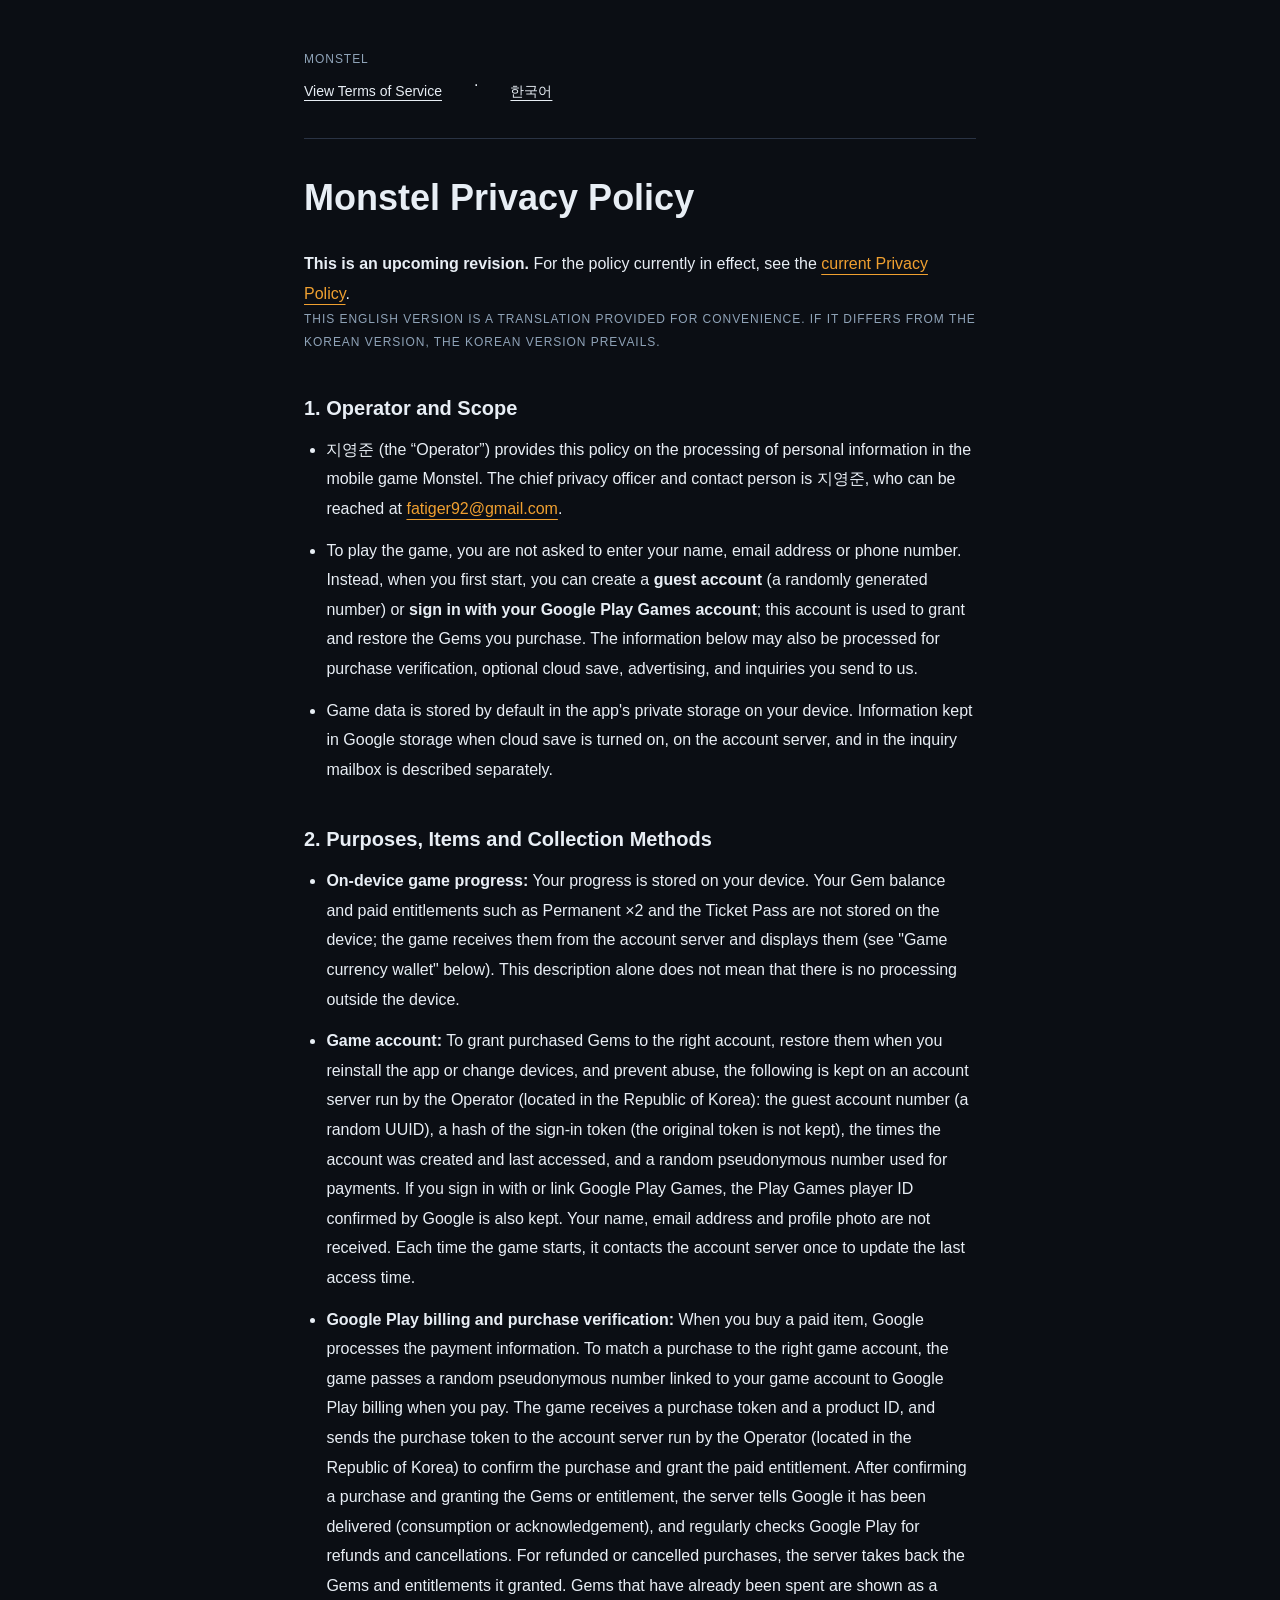
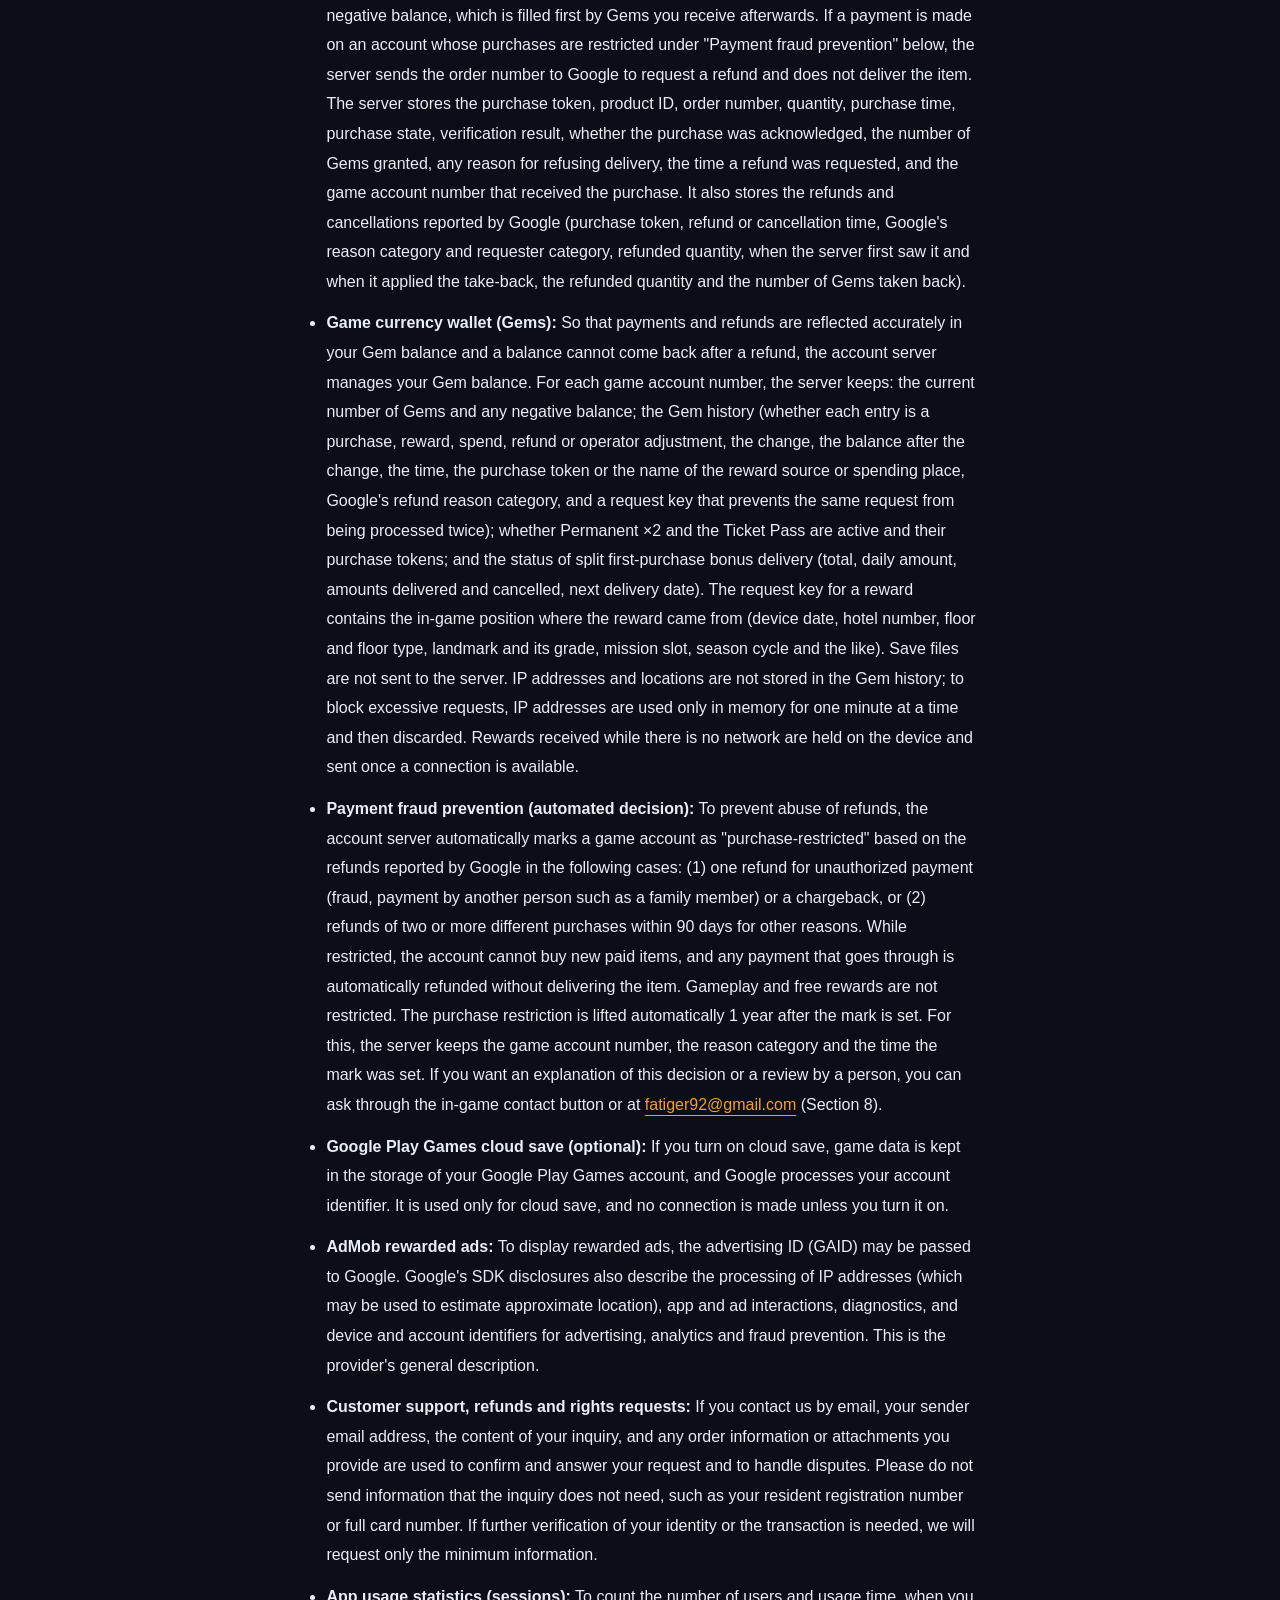
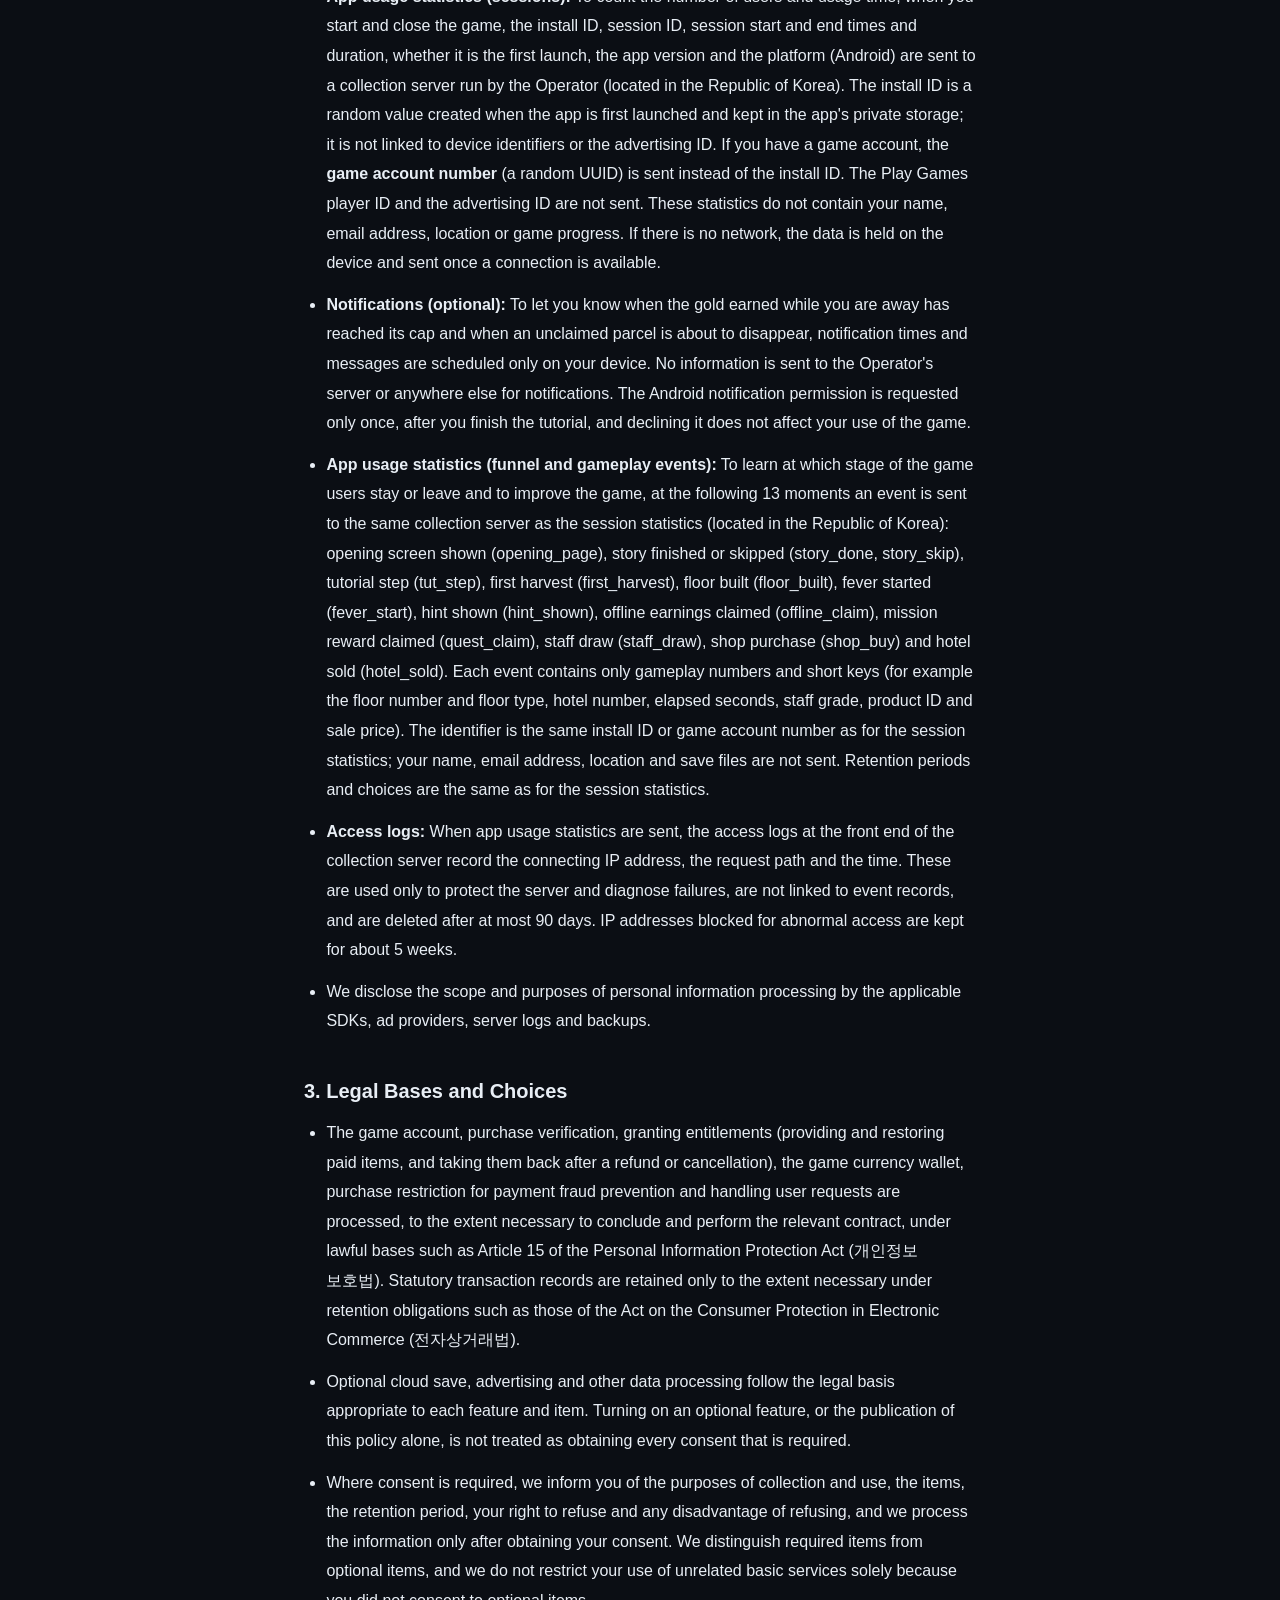
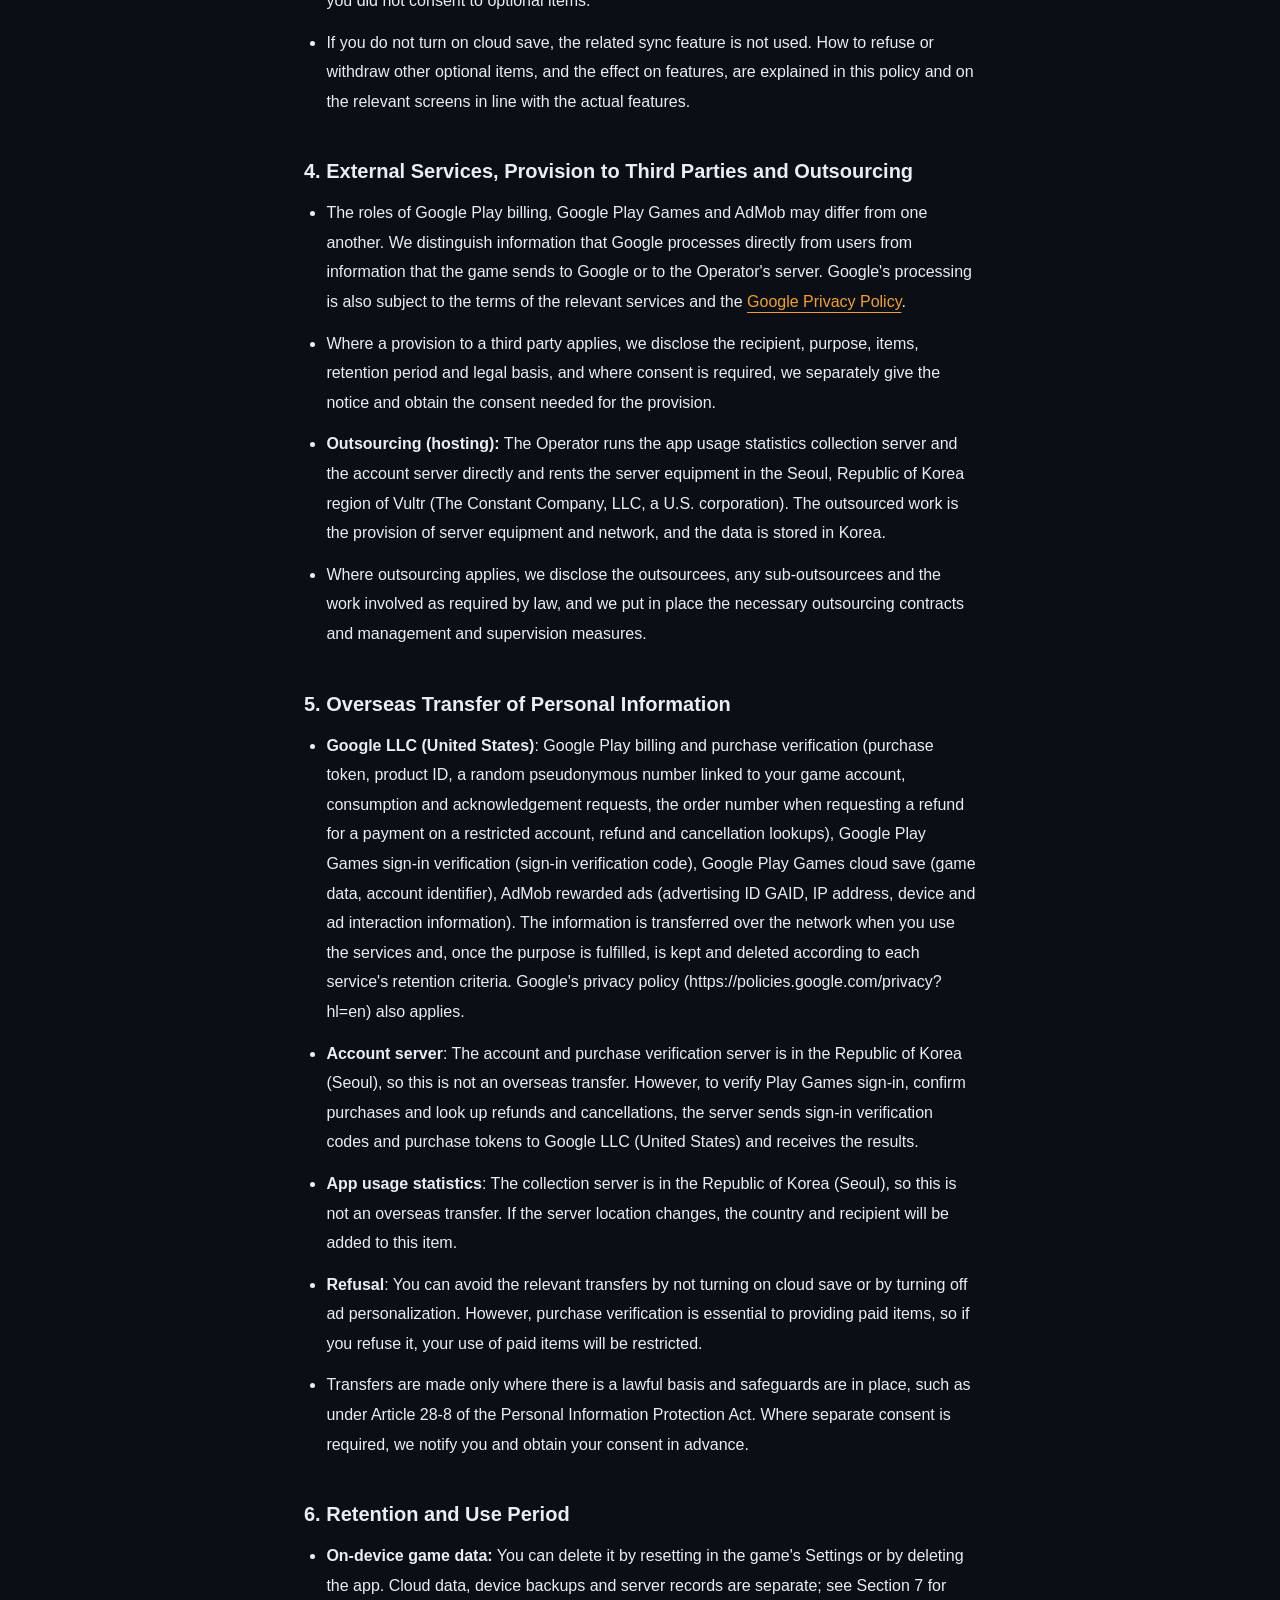
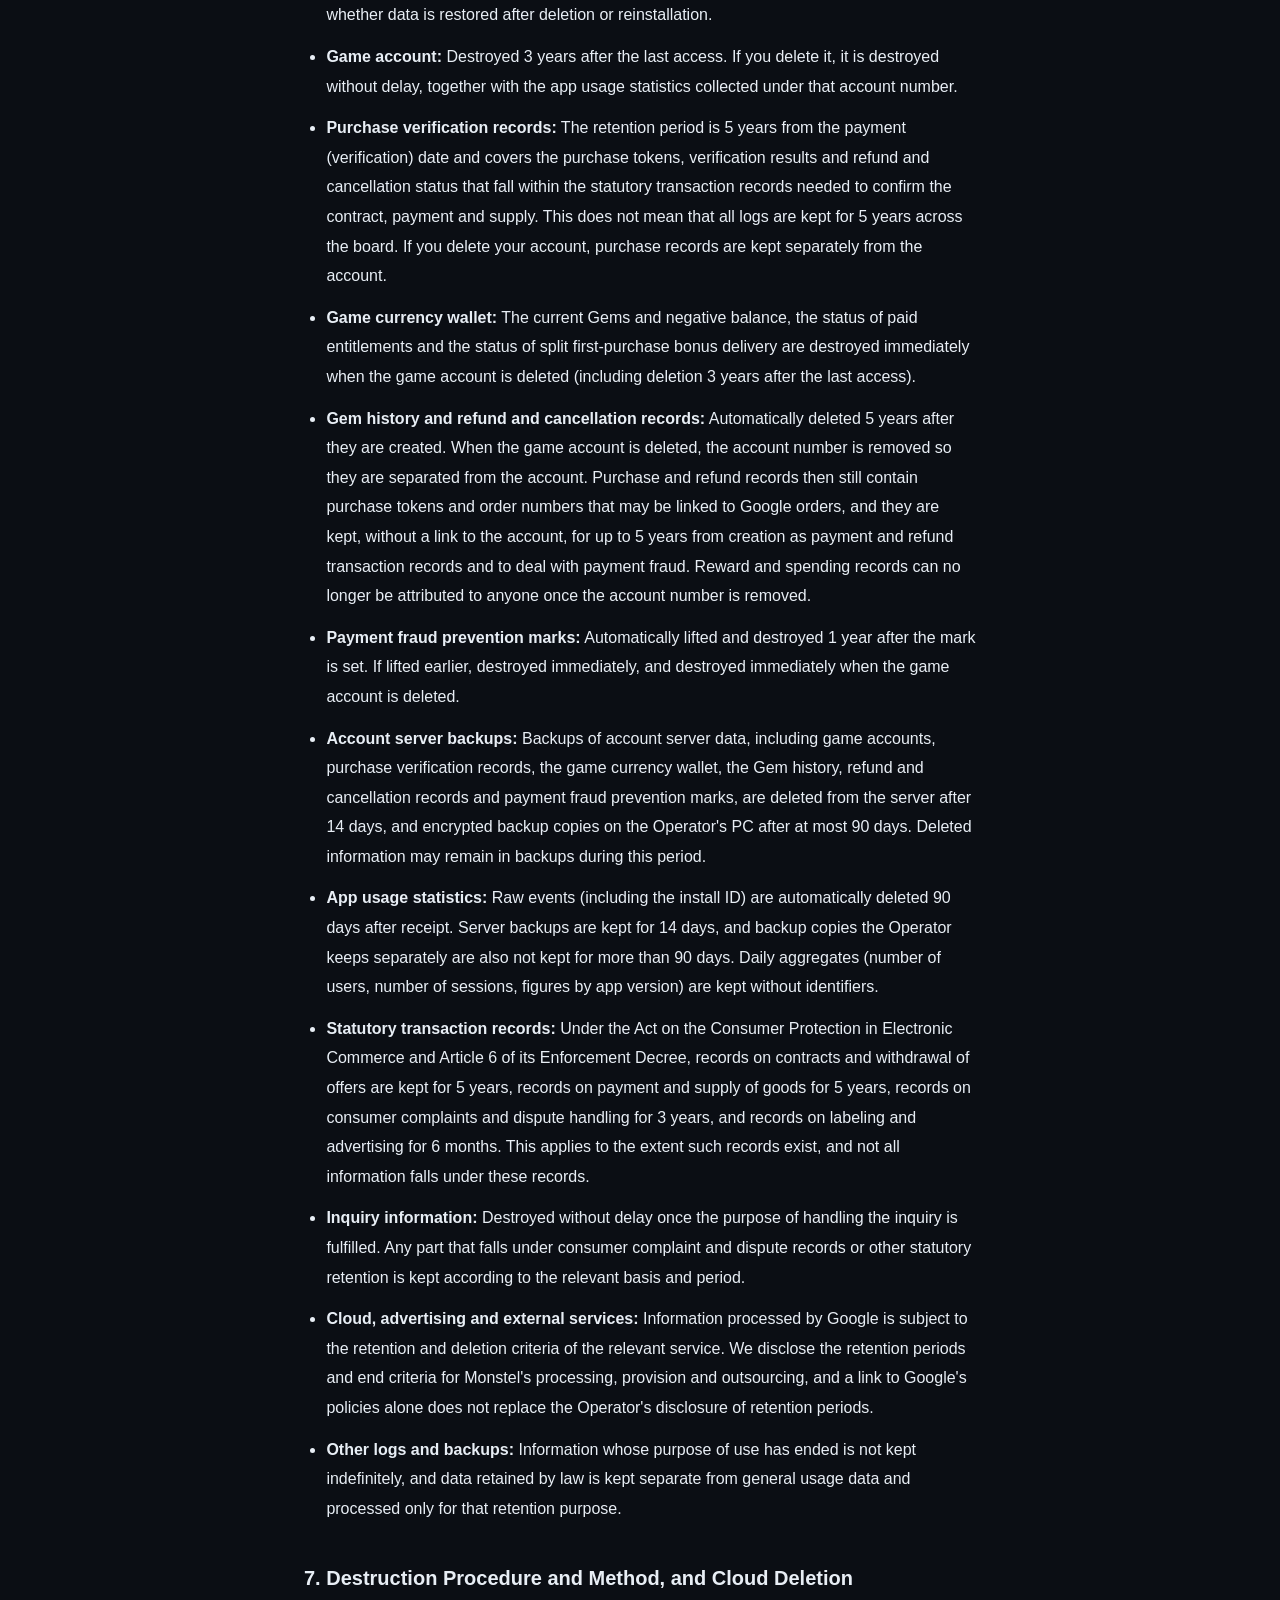
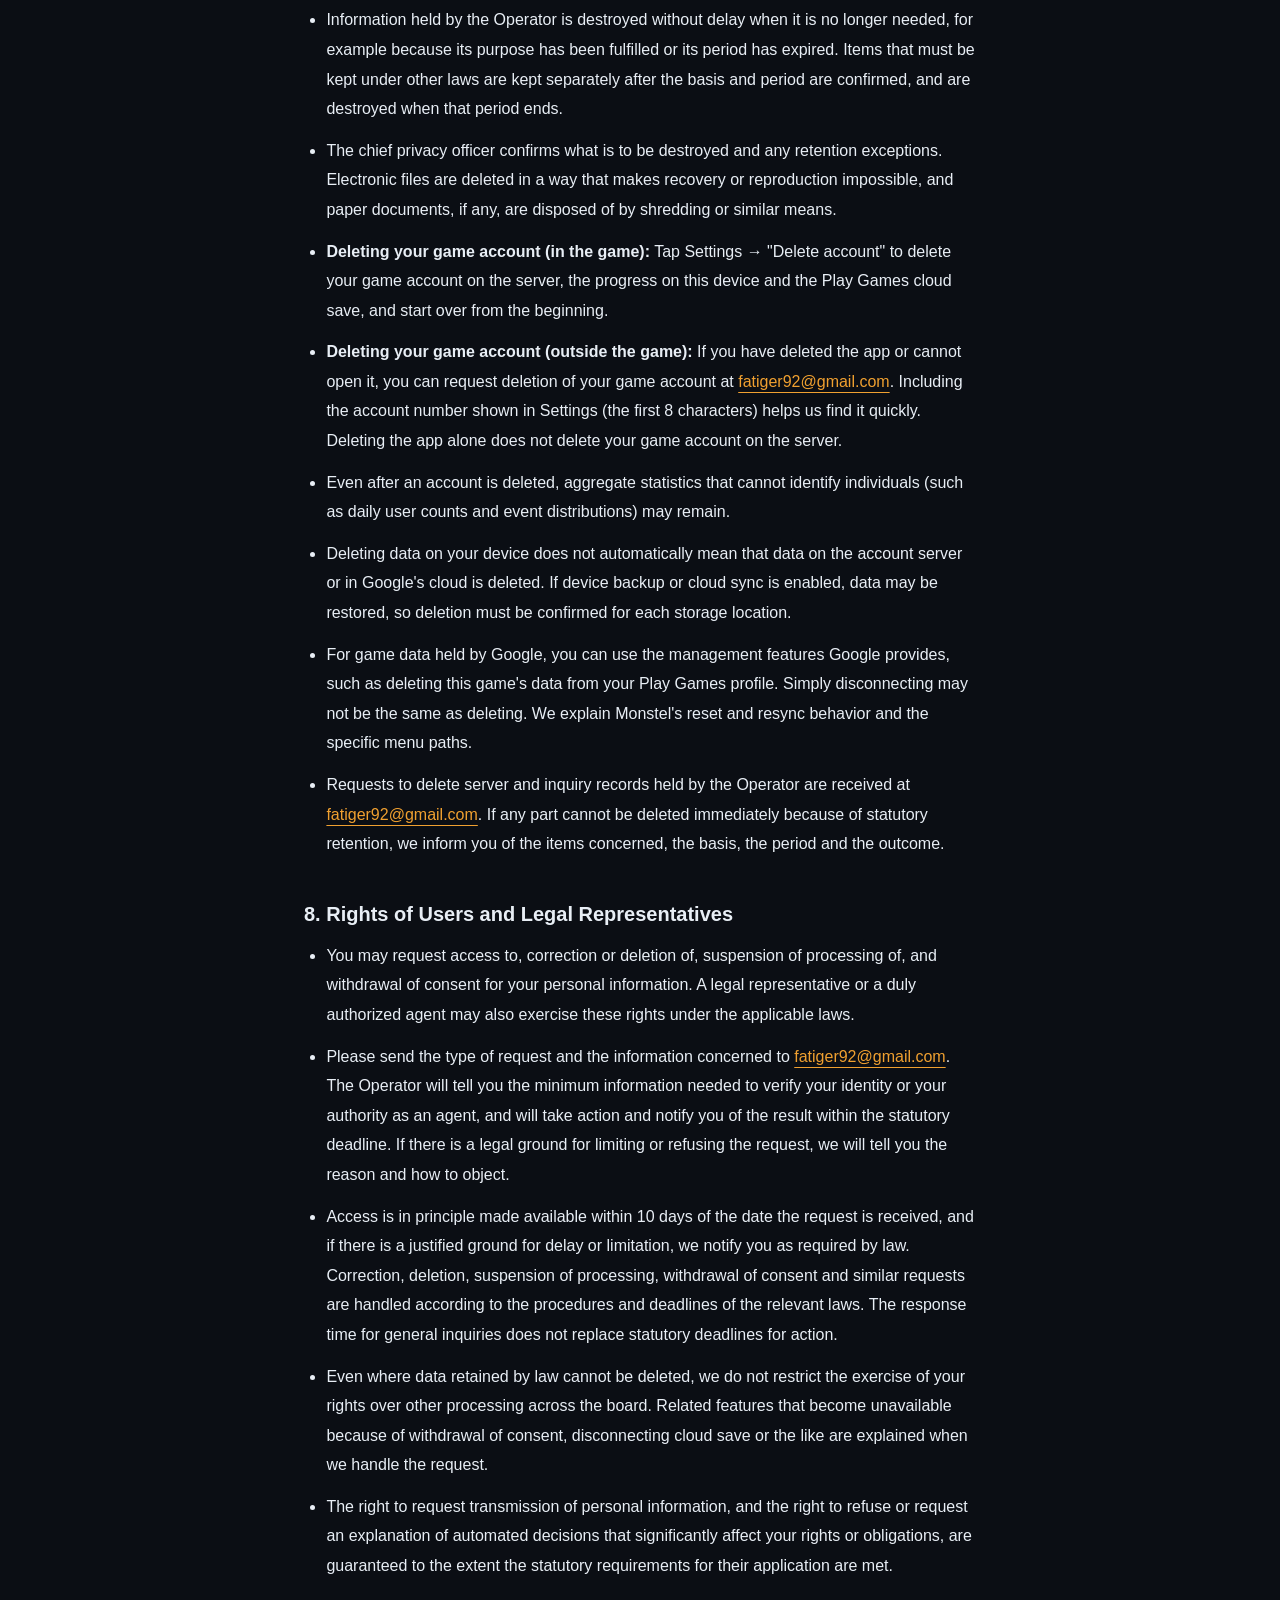
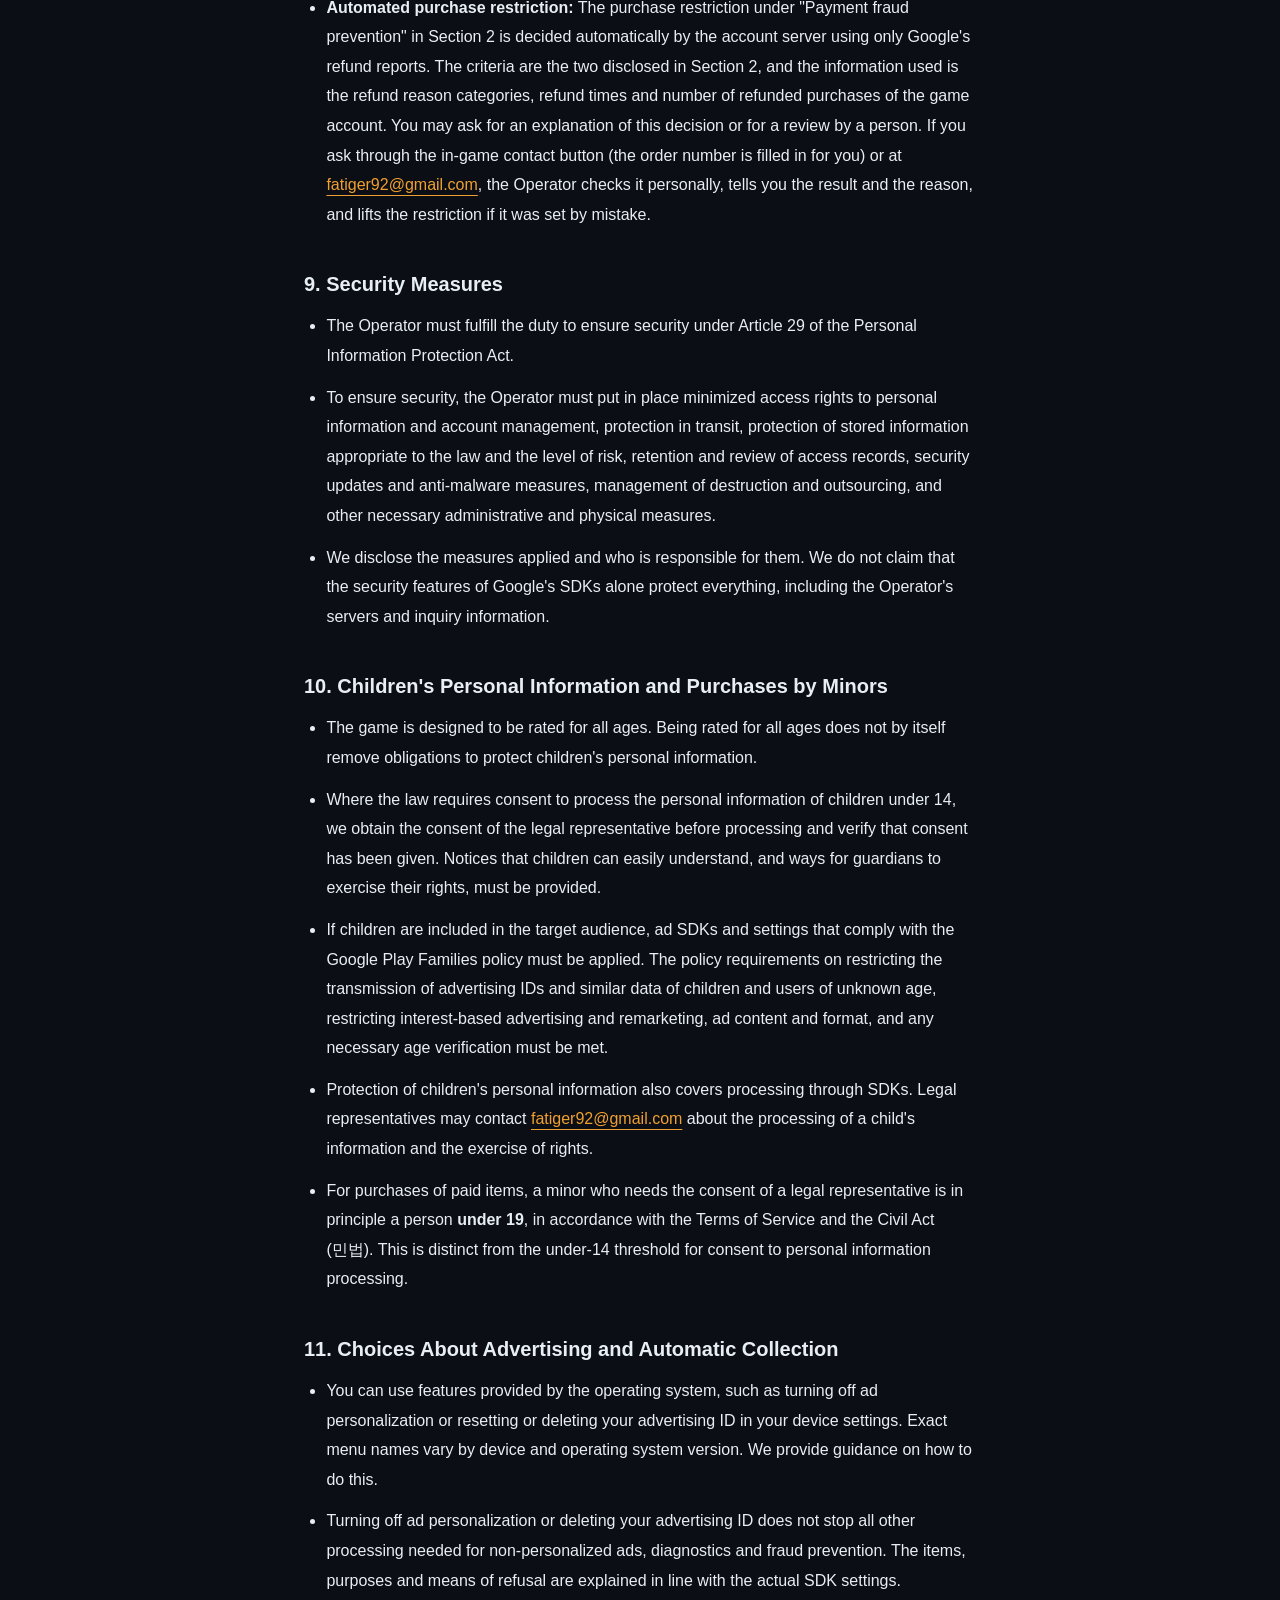
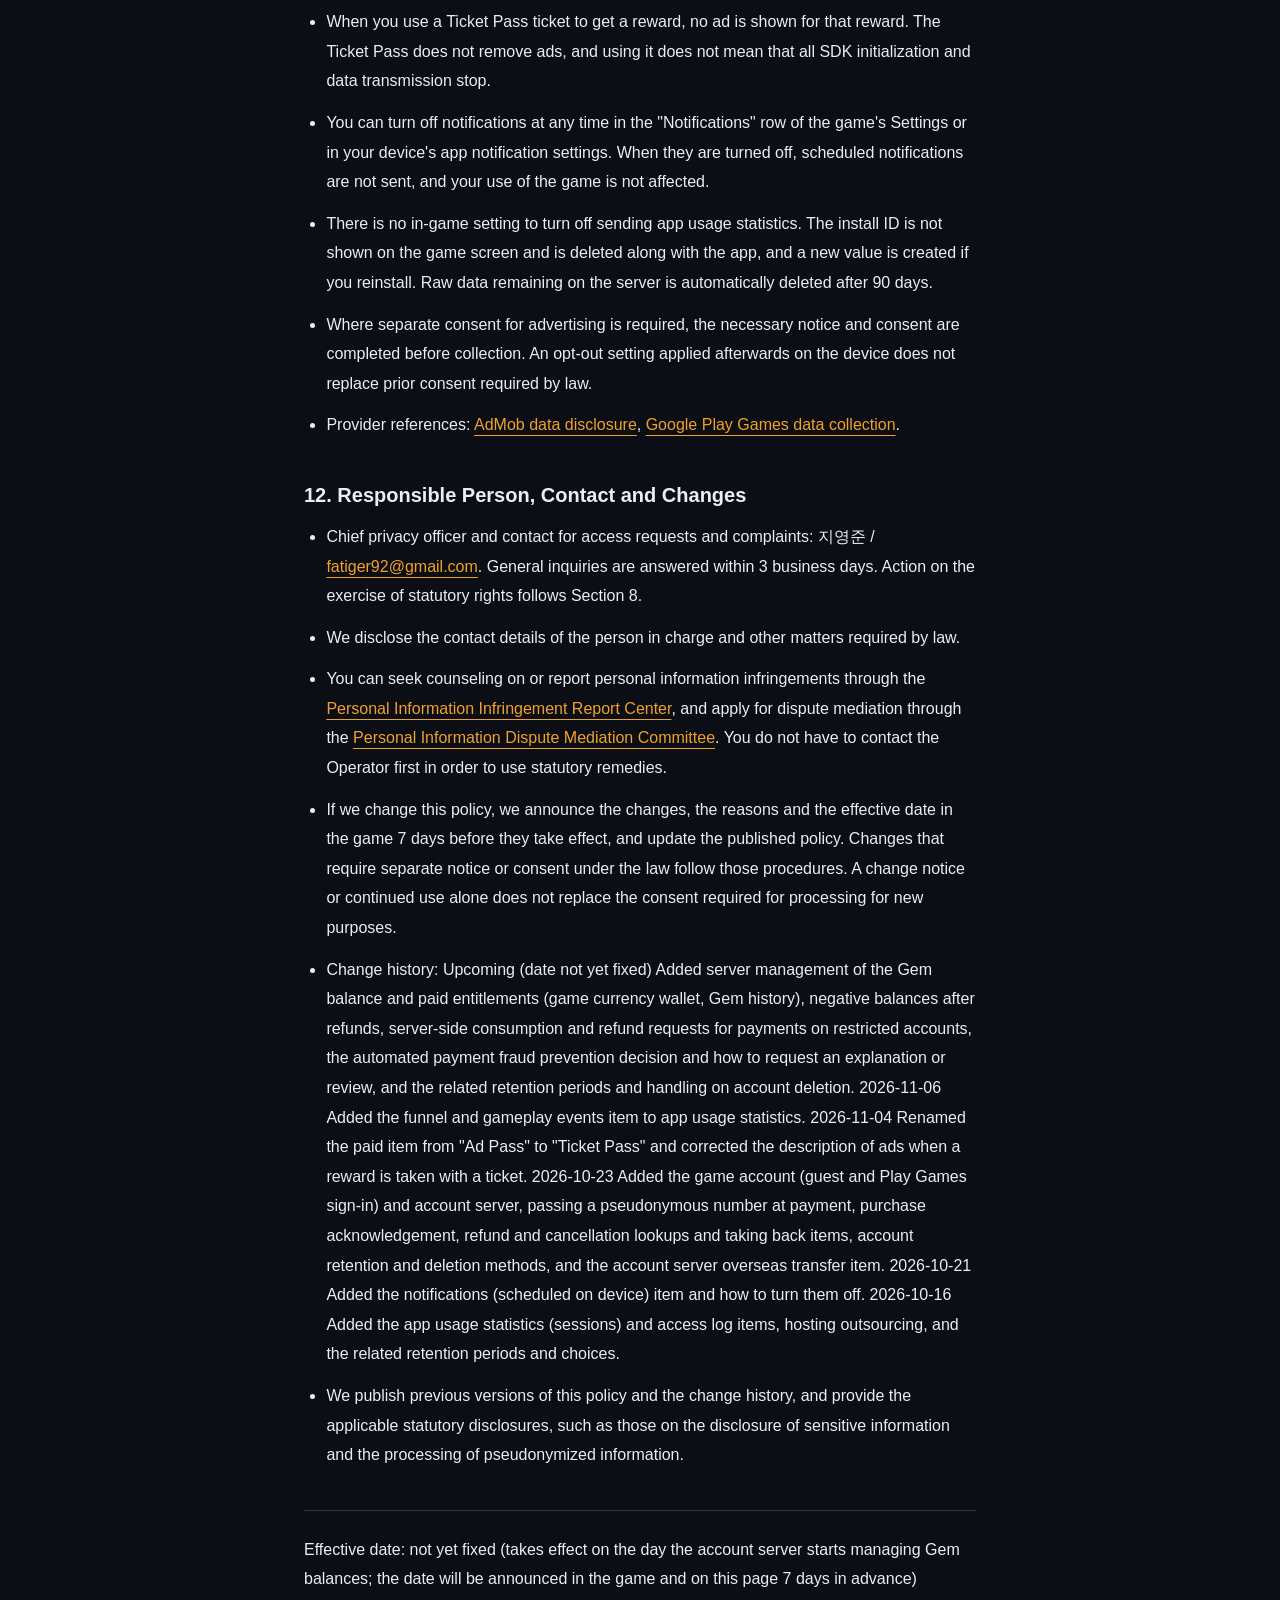
<file: monstel/en/privacy/next/index.html>
<!doctype html>
<html lang="en">
<head>
<meta charset="utf-8">
<meta name="viewport" content="width=device-width, initial-scale=1">
<title>Monstel Privacy Policy (upcoming revision)</title>
<link rel="canonical" href="https://emberstudio.monster/monstel/en/privacy/next/">
<meta name="robots" content="noindex">
<link rel="icon" href="../../../../assets/favicon.png" type="image/png">
<link rel="stylesheet" href="../../../../assets/site.css">
<link rel="stylesheet" href="../../../legal.css">
</head>
<body>
<a class="skip" href="#main">Skip to main content</a>
<header class="legal-header">
<p class="meta">MONSTEL</p>
<nav aria-label="Legal documents"><a href="../../terms/next/">View Terms of Service</a> · <a href="../../../privacy/next/" lang="ko" hreflang="ko">한국어</a></nav>
</header>
<main id="main" tabindex="-1">
<h1>Monstel Privacy Policy</h1>
<p><strong>This is an upcoming revision.</strong> For the policy currently in effect, see the <a href="../">current Privacy Policy</a>.</p>
<p class="meta">This English version is a translation provided for convenience. If it differs from the Korean version, the Korean version prevails.</p>
<h2>1. Operator and Scope</h2>
<ul>
<li>지영준 (the “Operator”) provides this policy on the processing of personal information in the mobile game Monstel. The chief privacy officer and contact person is 지영준, who can be reached at <a href="mailto:fatiger92@gmail.com">fatiger92@gmail.com</a>.</li>
<li>To play the game, you are not asked to enter your name, email address or phone number. Instead, when you first start, you can create a <strong>guest account</strong> (a randomly generated number) or <strong>sign in with your Google Play Games account</strong>; this account is used to grant and restore the Gems you purchase. The information below may also be processed for purchase verification, optional cloud save, advertising, and inquiries you send to us.</li>
<li>Game data is stored by default in the app's private storage on your device. Information kept in Google storage when cloud save is turned on, on the account server, and in the inquiry mailbox is described separately.</li>
</ul>
<h2>2. Purposes, Items and Collection Methods</h2>
<ul>
<li><strong>On-device game progress:</strong> Your progress is stored on your device. Your Gem balance and paid entitlements such as Permanent ×2 and the Ticket Pass are not stored on the device; the game receives them from the account server and displays them (see "Game currency wallet" below). This description alone does not mean that there is no processing outside the device.</li>
<li><strong>Game account:</strong> To grant purchased Gems to the right account, restore them when you reinstall the app or change devices, and prevent abuse, the following is kept on an account server run by the Operator (located in the Republic of Korea): the guest account number (a random UUID), a hash of the sign-in token (the original token is not kept), the times the account was created and last accessed, and a random pseudonymous number used for payments. If you sign in with or link Google Play Games, the Play Games player ID confirmed by Google is also kept. Your name, email address and profile photo are not received. Each time the game starts, it contacts the account server once to update the last access time.</li>
<li><strong>Google Play billing and purchase verification:</strong> When you buy a paid item, Google processes the payment information. To match a purchase to the right game account, the game passes a random pseudonymous number linked to your game account to Google Play billing when you pay. The game receives a purchase token and a product ID, and sends the purchase token to the account server run by the Operator (located in the Republic of Korea) to confirm the purchase and grant the paid entitlement. After confirming a purchase and granting the Gems or entitlement, the server tells Google it has been delivered (consumption or acknowledgement), and regularly checks Google Play for refunds and cancellations. For refunded or cancelled purchases, the server takes back the Gems and entitlements it granted. Gems that have already been spent are shown as a negative balance, which is filled first by Gems you receive afterwards. If a payment is made on an account whose purchases are restricted under "Payment fraud prevention" below, the server sends the order number to Google to request a refund and does not deliver the item. The server stores the purchase token, product ID, order number, quantity, purchase time, purchase state, verification result, whether the purchase was acknowledged, the number of Gems granted, any reason for refusing delivery, the time a refund was requested, and the game account number that received the purchase. It also stores the refunds and cancellations reported by Google (purchase token, refund or cancellation time, Google's reason category and requester category, refunded quantity, when the server first saw it and when it applied the take-back, the refunded quantity and the number of Gems taken back).</li>
<li><strong>Game currency wallet (Gems):</strong> So that payments and refunds are reflected accurately in your Gem balance and a balance cannot come back after a refund, the account server manages your Gem balance. For each game account number, the server keeps: the current number of Gems and any negative balance; the Gem history (whether each entry is a purchase, reward, spend, refund or operator adjustment, the change, the balance after the change, the time, the purchase token or the name of the reward source or spending place, Google's refund reason category, and a request key that prevents the same request from being processed twice); whether Permanent ×2 and the Ticket Pass are active and their purchase tokens; and the status of split first-purchase bonus delivery (total, daily amount, amounts delivered and cancelled, next delivery date). The request key for a reward contains the in-game position where the reward came from (device date, hotel number, floor and floor type, landmark and its grade, mission slot, season cycle and the like). Save files are not sent to the server. IP addresses and locations are not stored in the Gem history; to block excessive requests, IP addresses are used only in memory for one minute at a time and then discarded. Rewards received while there is no network are held on the device and sent once a connection is available.</li>
<li><strong>Payment fraud prevention (automated decision):</strong> To prevent abuse of refunds, the account server automatically marks a game account as "purchase-restricted" based on the refunds reported by Google in the following cases: (1) one refund for unauthorized payment (fraud, payment by another person such as a family member) or a chargeback, or (2) refunds of two or more different purchases within 90 days for other reasons. While restricted, the account cannot buy new paid items, and any payment that goes through is automatically refunded without delivering the item. Gameplay and free rewards are not restricted. The purchase restriction is lifted automatically 1 year after the mark is set. For this, the server keeps the game account number, the reason category and the time the mark was set. If you want an explanation of this decision or a review by a person, you can ask through the in-game contact button or at <a href="mailto:fatiger92@gmail.com">fatiger92@gmail.com</a> (Section 8).</li>
<li><strong>Google Play Games cloud save (optional):</strong> If you turn on cloud save, game data is kept in the storage of your Google Play Games account, and Google processes your account identifier. It is used only for cloud save, and no connection is made unless you turn it on.</li>
<li><strong>AdMob rewarded ads:</strong> To display rewarded ads, the advertising ID (GAID) may be passed to Google. Google's SDK disclosures also describe the processing of IP addresses (which may be used to estimate approximate location), app and ad interactions, diagnostics, and device and account identifiers for advertising, analytics and fraud prevention. This is the provider's general description.</li>
<li><strong>Customer support, refunds and rights requests:</strong> If you contact us by email, your sender email address, the content of your inquiry, and any order information or attachments you provide are used to confirm and answer your request and to handle disputes. Please do not send information that the inquiry does not need, such as your resident registration number or full card number. If further verification of your identity or the transaction is needed, we will request only the minimum information.</li>
<li><strong>App usage statistics (sessions):</strong> To count the number of users and usage time, when you start and close the game, the install ID, session ID, session start and end times and duration, whether it is the first launch, the app version and the platform (Android) are sent to a collection server run by the Operator (located in the Republic of Korea). The install ID is a random value created when the app is first launched and kept in the app's private storage; it is not linked to device identifiers or the advertising ID. If you have a game account, the <strong>game account number</strong> (a random UUID) is sent instead of the install ID. The Play Games player ID and the advertising ID are not sent. These statistics do not contain your name, email address, location or game progress. If there is no network, the data is held on the device and sent once a connection is available.</li>
<li><strong>Notifications (optional):</strong> To let you know when the gold earned while you are away has reached its cap and when an unclaimed parcel is about to disappear, notification times and messages are scheduled only on your device. No information is sent to the Operator's server or anywhere else for notifications. The Android notification permission is requested only once, after you finish the tutorial, and declining it does not affect your use of the game.</li>
<li><strong>App usage statistics (funnel and gameplay events):</strong> To learn at which stage of the game users stay or leave and to improve the game, at the following 13 moments an event is sent to the same collection server as the session statistics (located in the Republic of Korea): opening screen shown (opening_page), story finished or skipped (story_done, story_skip), tutorial step (tut_step), first harvest (first_harvest), floor built (floor_built), fever started (fever_start), hint shown (hint_shown), offline earnings claimed (offline_claim), mission reward claimed (quest_claim), staff draw (staff_draw), shop purchase (shop_buy) and hotel sold (hotel_sold). Each event contains only gameplay numbers and short keys (for example the floor number and floor type, hotel number, elapsed seconds, staff grade, product ID and sale price). The identifier is the same install ID or game account number as for the session statistics; your name, email address, location and save files are not sent. Retention periods and choices are the same as for the session statistics.</li>
<li><strong>Access logs:</strong> When app usage statistics are sent, the access logs at the front end of the collection server record the connecting IP address, the request path and the time. These are used only to protect the server and diagnose failures, are not linked to event records, and are deleted after at most 90 days. IP addresses blocked for abnormal access are kept for about 5 weeks.</li>
<li>We disclose the scope and purposes of personal information processing by the applicable SDKs, ad providers, server logs and backups.</li>
</ul>
<h2>3. Legal Bases and Choices</h2>
<ul>
<li>The game account, purchase verification, granting entitlements (providing and restoring paid items, and taking them back after a refund or cancellation), the game currency wallet, purchase restriction for payment fraud prevention and handling user requests are processed, to the extent necessary to conclude and perform the relevant contract, under lawful bases such as Article 15 of the Personal Information Protection Act (개인정보 보호법). Statutory transaction records are retained only to the extent necessary under retention obligations such as those of the Act on the Consumer Protection in Electronic Commerce (전자상거래법).</li>
<li>Optional cloud save, advertising and other data processing follow the legal basis appropriate to each feature and item. Turning on an optional feature, or the publication of this policy alone, is not treated as obtaining every consent that is required.</li>
<li>Where consent is required, we inform you of the purposes of collection and use, the items, the retention period, your right to refuse and any disadvantage of refusing, and we process the information only after obtaining your consent. We distinguish required items from optional items, and we do not restrict your use of unrelated basic services solely because you did not consent to optional items.</li>
<li>If you do not turn on cloud save, the related sync feature is not used. How to refuse or withdraw other optional items, and the effect on features, are explained in this policy and on the relevant screens in line with the actual features.</li>
</ul>
<h2>4. External Services, Provision to Third Parties and Outsourcing</h2>
<ul>
<li>The roles of Google Play billing, Google Play Games and AdMob may differ from one another. We distinguish information that Google processes directly from users from information that the game sends to Google or to the Operator's server. Google's processing is also subject to the terms of the relevant services and the <a href="https://policies.google.com/privacy?hl=en">Google Privacy Policy</a>.</li>
<li>Where a provision to a third party applies, we disclose the recipient, purpose, items, retention period and legal basis, and where consent is required, we separately give the notice and obtain the consent needed for the provision.</li>
<li><strong>Outsourcing (hosting):</strong> The Operator runs the app usage statistics collection server and the account server directly and rents the server equipment in the Seoul, Republic of Korea region of Vultr (The Constant Company, LLC, a U.S. corporation). The outsourced work is the provision of server equipment and network, and the data is stored in Korea.</li>
<li>Where outsourcing applies, we disclose the outsourcees, any sub-outsourcees and the work involved as required by law, and we put in place the necessary outsourcing contracts and management and supervision measures.</li>
</ul>
<h2>5. Overseas Transfer of Personal Information</h2>
<ul>
<li><strong>Google LLC (United States)</strong>: Google Play billing and purchase verification (purchase token, product ID, a random pseudonymous number linked to your game account, consumption and acknowledgement requests, the order number when requesting a refund for a payment on a restricted account, refund and cancellation lookups), Google Play Games sign-in verification (sign-in verification code), Google Play Games cloud save (game data, account identifier), AdMob rewarded ads (advertising ID GAID, IP address, device and ad interaction information). The information is transferred over the network when you use the services and, once the purpose is fulfilled, is kept and deleted according to each service's retention criteria. Google's privacy policy (https://policies.google.com/privacy?hl=en) also applies.</li>
<li><strong>Account server</strong>: The account and purchase verification server is in the Republic of Korea (Seoul), so this is not an overseas transfer. However, to verify Play Games sign-in, confirm purchases and look up refunds and cancellations, the server sends sign-in verification codes and purchase tokens to Google LLC (United States) and receives the results.</li>
<li><strong>App usage statistics</strong>: The collection server is in the Republic of Korea (Seoul), so this is not an overseas transfer. If the server location changes, the country and recipient will be added to this item.</li>
<li><strong>Refusal</strong>: You can avoid the relevant transfers by not turning on cloud save or by turning off ad personalization. However, purchase verification is essential to providing paid items, so if you refuse it, your use of paid items will be restricted.</li>
<li>Transfers are made only where there is a lawful basis and safeguards are in place, such as under Article 28-8 of the Personal Information Protection Act. Where separate consent is required, we notify you and obtain your consent in advance.</li>
</ul>
<h2>6. Retention and Use Period</h2>
<ul>
<li><strong>On-device game data:</strong> You can delete it by resetting in the game's Settings or by deleting the app. Cloud data, device backups and server records are separate; see Section 7 for whether data is restored after deletion or reinstallation.</li>
<li><strong>Game account:</strong> Destroyed 3 years after the last access. If you delete it, it is destroyed without delay, together with the app usage statistics collected under that account number.</li>
<li><strong>Purchase verification records:</strong> The retention period is 5 years from the payment (verification) date and covers the purchase tokens, verification results and refund and cancellation status that fall within the statutory transaction records needed to confirm the contract, payment and supply. This does not mean that all logs are kept for 5 years across the board. If you delete your account, purchase records are kept separately from the account.</li>
<li><strong>Game currency wallet:</strong> The current Gems and negative balance, the status of paid entitlements and the status of split first-purchase bonus delivery are destroyed immediately when the game account is deleted (including deletion 3 years after the last access).</li>
<li><strong>Gem history and refund and cancellation records:</strong> Automatically deleted 5 years after they are created. When the game account is deleted, the account number is removed so they are separated from the account. Purchase and refund records then still contain purchase tokens and order numbers that may be linked to Google orders, and they are kept, without a link to the account, for up to 5 years from creation as payment and refund transaction records and to deal with payment fraud. Reward and spending records can no longer be attributed to anyone once the account number is removed.</li>
<li><strong>Payment fraud prevention marks:</strong> Automatically lifted and destroyed 1 year after the mark is set. If lifted earlier, destroyed immediately, and destroyed immediately when the game account is deleted.</li>
<li><strong>Account server backups:</strong> Backups of account server data, including game accounts, purchase verification records, the game currency wallet, the Gem history, refund and cancellation records and payment fraud prevention marks, are deleted from the server after 14 days, and encrypted backup copies on the Operator's PC after at most 90 days. Deleted information may remain in backups during this period.</li>
<li><strong>App usage statistics:</strong> Raw events (including the install ID) are automatically deleted 90 days after receipt. Server backups are kept for 14 days, and backup copies the Operator keeps separately are also not kept for more than 90 days. Daily aggregates (number of users, number of sessions, figures by app version) are kept without identifiers.</li>
<li><strong>Statutory transaction records:</strong> Under the Act on the Consumer Protection in Electronic Commerce and Article 6 of its Enforcement Decree, records on contracts and withdrawal of offers are kept for 5 years, records on payment and supply of goods for 5 years, records on consumer complaints and dispute handling for 3 years, and records on labeling and advertising for 6 months. This applies to the extent such records exist, and not all information falls under these records.</li>
<li><strong>Inquiry information:</strong> Destroyed without delay once the purpose of handling the inquiry is fulfilled. Any part that falls under consumer complaint and dispute records or other statutory retention is kept according to the relevant basis and period.</li>
<li><strong>Cloud, advertising and external services:</strong> Information processed by Google is subject to the retention and deletion criteria of the relevant service. We disclose the retention periods and end criteria for Monstel's processing, provision and outsourcing, and a link to Google's policies alone does not replace the Operator's disclosure of retention periods.</li>
<li><strong>Other logs and backups:</strong> Information whose purpose of use has ended is not kept indefinitely, and data retained by law is kept separate from general usage data and processed only for that retention purpose.</li>
</ul>
<h2>7. Destruction Procedure and Method, and Cloud Deletion</h2>
<ul>
<li>Information held by the Operator is destroyed without delay when it is no longer needed, for example because its purpose has been fulfilled or its period has expired. Items that must be kept under other laws are kept separately after the basis and period are confirmed, and are destroyed when that period ends.</li>
<li>The chief privacy officer confirms what is to be destroyed and any retention exceptions. Electronic files are deleted in a way that makes recovery or reproduction impossible, and paper documents, if any, are disposed of by shredding or similar means.</li>
<li><strong>Deleting your game account (in the game):</strong> Tap Settings → "Delete account" to delete your game account on the server, the progress on this device and the Play Games cloud save, and start over from the beginning.</li>
<li><strong>Deleting your game account (outside the game):</strong> If you have deleted the app or cannot open it, you can request deletion of your game account at <a href="mailto:fatiger92@gmail.com">fatiger92@gmail.com</a>. Including the account number shown in Settings (the first 8 characters) helps us find it quickly. Deleting the app alone does not delete your game account on the server.</li>
<li>Even after an account is deleted, aggregate statistics that cannot identify individuals (such as daily user counts and event distributions) may remain.</li>
<li>Deleting data on your device does not automatically mean that data on the account server or in Google's cloud is deleted. If device backup or cloud sync is enabled, data may be restored, so deletion must be confirmed for each storage location.</li>
<li>For game data held by Google, you can use the management features Google provides, such as deleting this game's data from your Play Games profile. Simply disconnecting may not be the same as deleting. We explain Monstel's reset and resync behavior and the specific menu paths.</li>
<li>Requests to delete server and inquiry records held by the Operator are received at <a href="mailto:fatiger92@gmail.com">fatiger92@gmail.com</a>. If any part cannot be deleted immediately because of statutory retention, we inform you of the items concerned, the basis, the period and the outcome.</li>
</ul>
<h2>8. Rights of Users and Legal Representatives</h2>
<ul>
<li>You may request access to, correction or deletion of, suspension of processing of, and withdrawal of consent for your personal information. A legal representative or a duly authorized agent may also exercise these rights under the applicable laws.</li>
<li>Please send the type of request and the information concerned to <a href="mailto:fatiger92@gmail.com">fatiger92@gmail.com</a>. The Operator will tell you the minimum information needed to verify your identity or your authority as an agent, and will take action and notify you of the result within the statutory deadline. If there is a legal ground for limiting or refusing the request, we will tell you the reason and how to object.</li>
<li>Access is in principle made available within 10 days of the date the request is received, and if there is a justified ground for delay or limitation, we notify you as required by law. Correction, deletion, suspension of processing, withdrawal of consent and similar requests are handled according to the procedures and deadlines of the relevant laws. The response time for general inquiries does not replace statutory deadlines for action.</li>
<li>Even where data retained by law cannot be deleted, we do not restrict the exercise of your rights over other processing across the board. Related features that become unavailable because of withdrawal of consent, disconnecting cloud save or the like are explained when we handle the request.</li>
<li>The right to request transmission of personal information, and the right to refuse or request an explanation of automated decisions that significantly affect your rights or obligations, are guaranteed to the extent the statutory requirements for their application are met.</li>
<li><strong>Automated purchase restriction:</strong> The purchase restriction under "Payment fraud prevention" in Section 2 is decided automatically by the account server using only Google's refund reports. The criteria are the two disclosed in Section 2, and the information used is the refund reason categories, refund times and number of refunded purchases of the game account. You may ask for an explanation of this decision or for a review by a person. If you ask through the in-game contact button (the order number is filled in for you) or at <a href="mailto:fatiger92@gmail.com">fatiger92@gmail.com</a>, the Operator checks it personally, tells you the result and the reason, and lifts the restriction if it was set by mistake.</li>
</ul>
<h2>9. Security Measures</h2>
<ul>
<li>The Operator must fulfill the duty to ensure security under Article 29 of the Personal Information Protection Act.</li>
<li>To ensure security, the Operator must put in place minimized access rights to personal information and account management, protection in transit, protection of stored information appropriate to the law and the level of risk, retention and review of access records, security updates and anti-malware measures, management of destruction and outsourcing, and other necessary administrative and physical measures.</li>
<li>We disclose the measures applied and who is responsible for them. We do not claim that the security features of Google's SDKs alone protect everything, including the Operator's servers and inquiry information.</li>
</ul>
<h2>10. Children's Personal Information and Purchases by Minors</h2>
<ul>
<li>The game is designed to be rated for all ages. Being rated for all ages does not by itself remove obligations to protect children's personal information.</li>
<li>Where the law requires consent to process the personal information of children under 14, we obtain the consent of the legal representative before processing and verify that consent has been given. Notices that children can easily understand, and ways for guardians to exercise their rights, must be provided.</li>
<li>If children are included in the target audience, ad SDKs and settings that comply with the Google Play Families policy must be applied. The policy requirements on restricting the transmission of advertising IDs and similar data of children and users of unknown age, restricting interest-based advertising and remarketing, ad content and format, and any necessary age verification must be met.</li>
<li>Protection of children's personal information also covers processing through SDKs. Legal representatives may contact <a href="mailto:fatiger92@gmail.com">fatiger92@gmail.com</a> about the processing of a child's information and the exercise of rights.</li>
<li>For purchases of paid items, a minor who needs the consent of a legal representative is in principle a person <strong>under 19</strong>, in accordance with the Terms of Service and the Civil Act (민법). This is distinct from the under-14 threshold for consent to personal information processing.</li>
</ul>
<h2>11. Choices About Advertising and Automatic Collection</h2>
<ul>
<li>You can use features provided by the operating system, such as turning off ad personalization or resetting or deleting your advertising ID in your device settings. Exact menu names vary by device and operating system version. We provide guidance on how to do this.</li>
<li>Turning off ad personalization or deleting your advertising ID does not stop all other processing needed for non-personalized ads, diagnostics and fraud prevention. The items, purposes and means of refusal are explained in line with the actual SDK settings.</li>
<li>When you use a Ticket Pass ticket to get a reward, no ad is shown for that reward. The Ticket Pass does not remove ads, and using it does not mean that all SDK initialization and data transmission stop.</li>
<li>You can turn off notifications at any time in the "Notifications" row of the game's Settings or in your device's app notification settings. When they are turned off, scheduled notifications are not sent, and your use of the game is not affected.</li>
<li>There is no in-game setting to turn off sending app usage statistics. The install ID is not shown on the game screen and is deleted along with the app, and a new value is created if you reinstall. Raw data remaining on the server is automatically deleted after 90 days.</li>
<li>Where separate consent for advertising is required, the necessary notice and consent are completed before collection. An opt-out setting applied afterwards on the device does not replace prior consent required by law.</li>
<li>Provider references: <a href="https://developers.google.com/admob/android/privacy/play-data-disclosure">AdMob data disclosure</a>, <a href="https://developer.android.com/games/pgs/data-collection">Google Play Games data collection</a>.</li>
</ul>
<h2>12. Responsible Person, Contact and Changes</h2>
<ul>
<li>Chief privacy officer and contact for access requests and complaints: 지영준 / <a href="mailto:fatiger92@gmail.com">fatiger92@gmail.com</a>. General inquiries are answered within 3 business days. Action on the exercise of statutory rights follows Section 8.</li>
<li>We disclose the contact details of the person in charge and other matters required by law.</li>
<li>You can seek counseling on or report personal information infringements through the <a href="https://privacy.kisa.or.kr/">Personal Information Infringement Report Center</a>, and apply for dispute mediation through the <a href="https://www.kopico.go.kr/">Personal Information Dispute Mediation Committee</a>. You do not have to contact the Operator first in order to use statutory remedies.</li>
<li>If we change this policy, we announce the changes, the reasons and the effective date in the game 7 days before they take effect, and update the published policy. Changes that require separate notice or consent under the law follow those procedures. A change notice or continued use alone does not replace the consent required for processing for new purposes.</li>
<li>Change history: Upcoming (date not yet fixed) Added server management of the Gem balance and paid entitlements (game currency wallet, Gem history), negative balances after refunds, server-side consumption and refund requests for payments on restricted accounts, the automated payment fraud prevention decision and how to request an explanation or review, and the related retention periods and handling on account deletion. 2026-11-06 Added the funnel and gameplay events item to app usage statistics. 2026-11-04 Renamed the paid item from "Ad Pass" to "Ticket Pass" and corrected the description of ads when a reward is taken with a ticket. 2026-10-23 Added the game account (guest and Play Games sign-in) and account server, passing a pseudonymous number at payment, purchase acknowledgement, refund and cancellation lookups and taking back items, account retention and deletion methods, and the account server overseas transfer item. 2026-10-21 Added the notifications (scheduled on device) item and how to turn them off. 2026-10-16 Added the app usage statistics (sessions) and access log items, hosting outsourcing, and the related retention periods and choices.</li>
<li>We publish previous versions of this policy and the change history, and provide the applicable statutory disclosures, such as those on the disclosure of sensitive information and the processing of pseudonymized information.</li>
</ul>
<p>Effective date: not yet fixed (takes effect on the day the account server starts managing Gem balances; the date will be announced in the game and on this page 7 days in advance)</p>
</main>
</body>
</html>
</file>
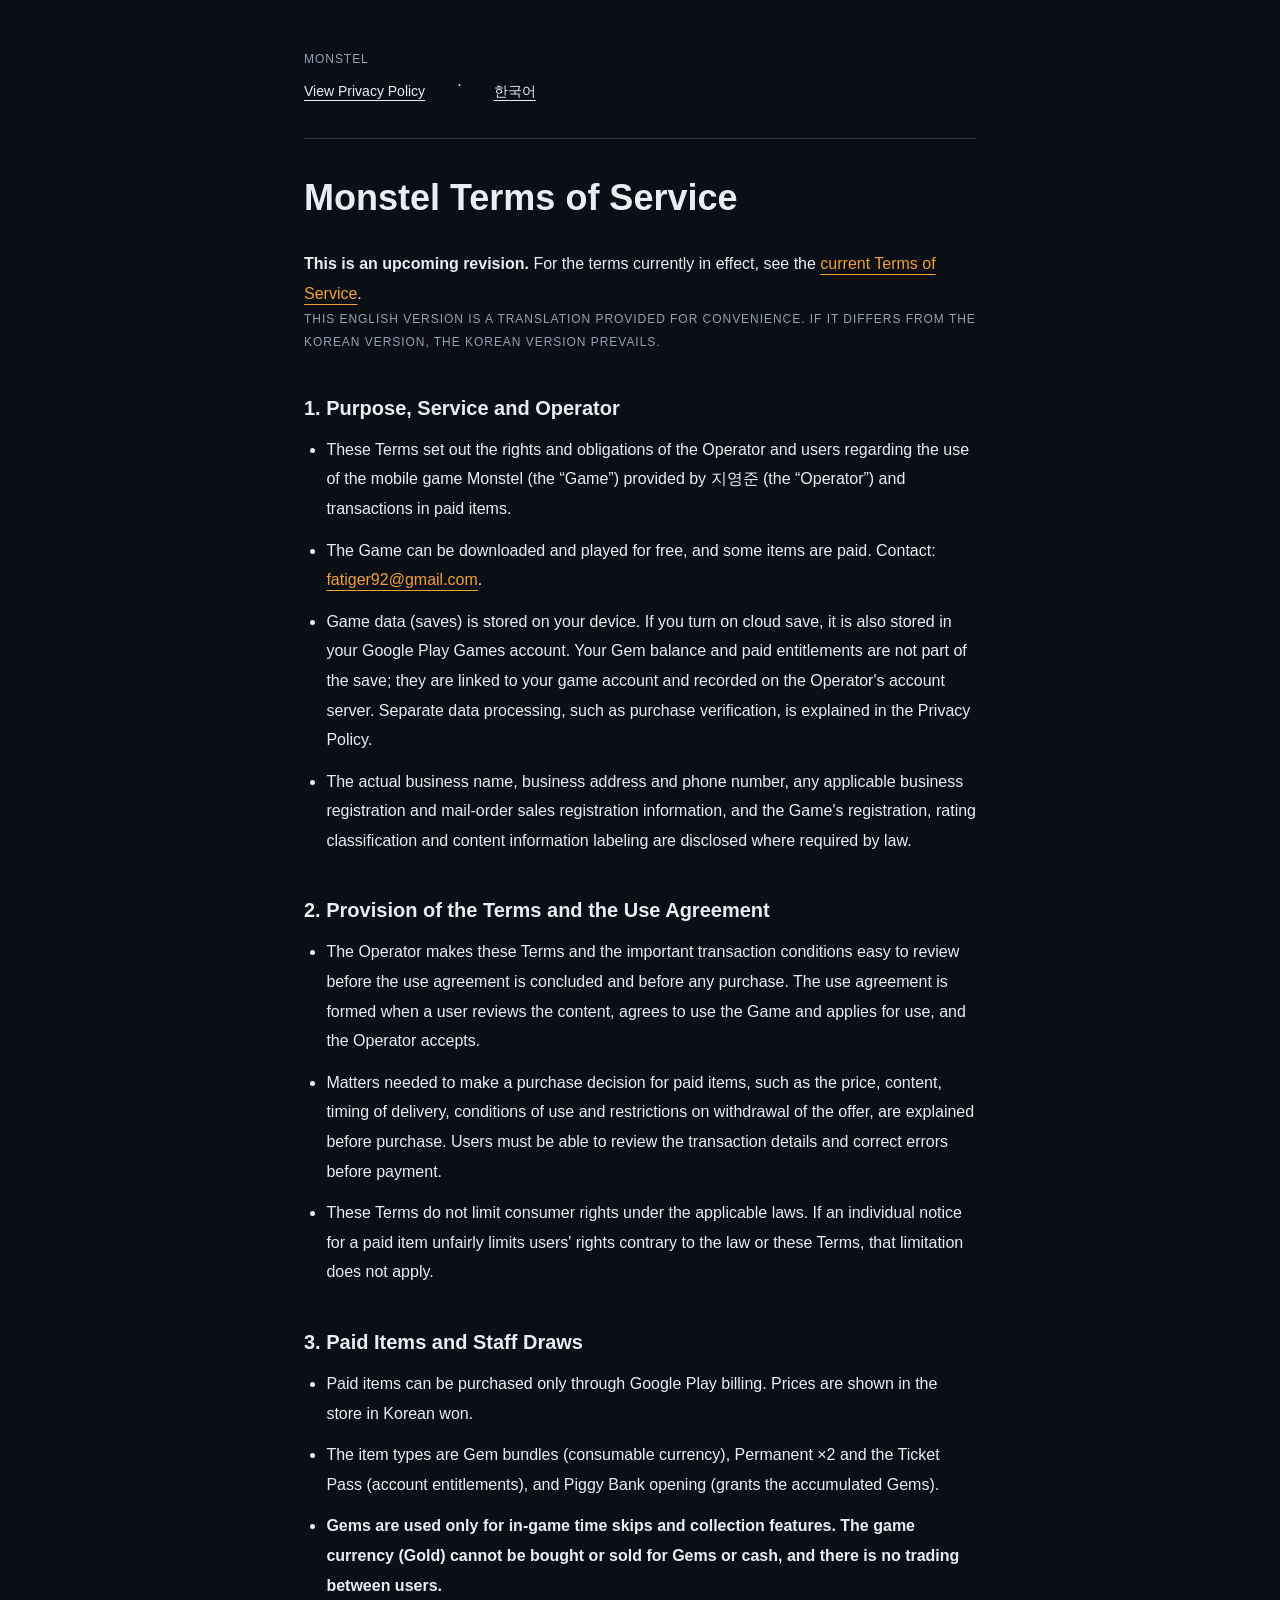
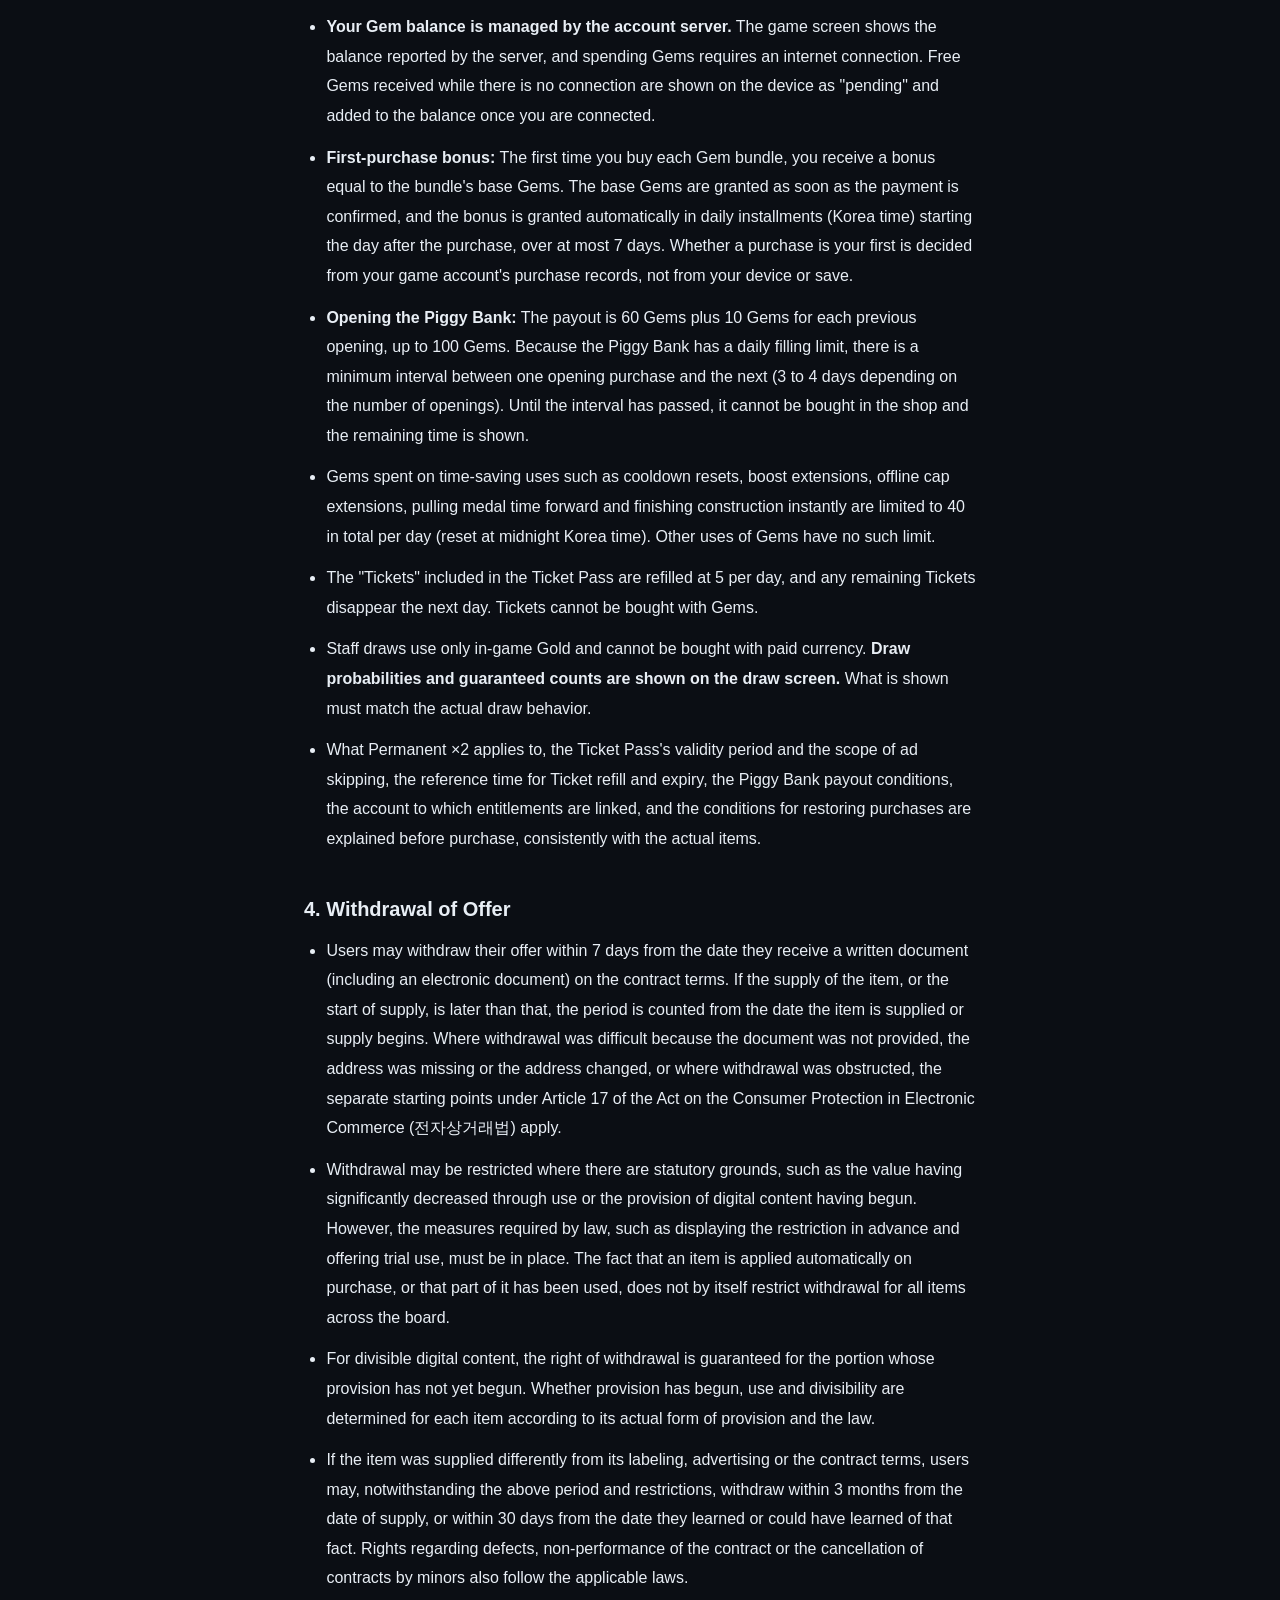
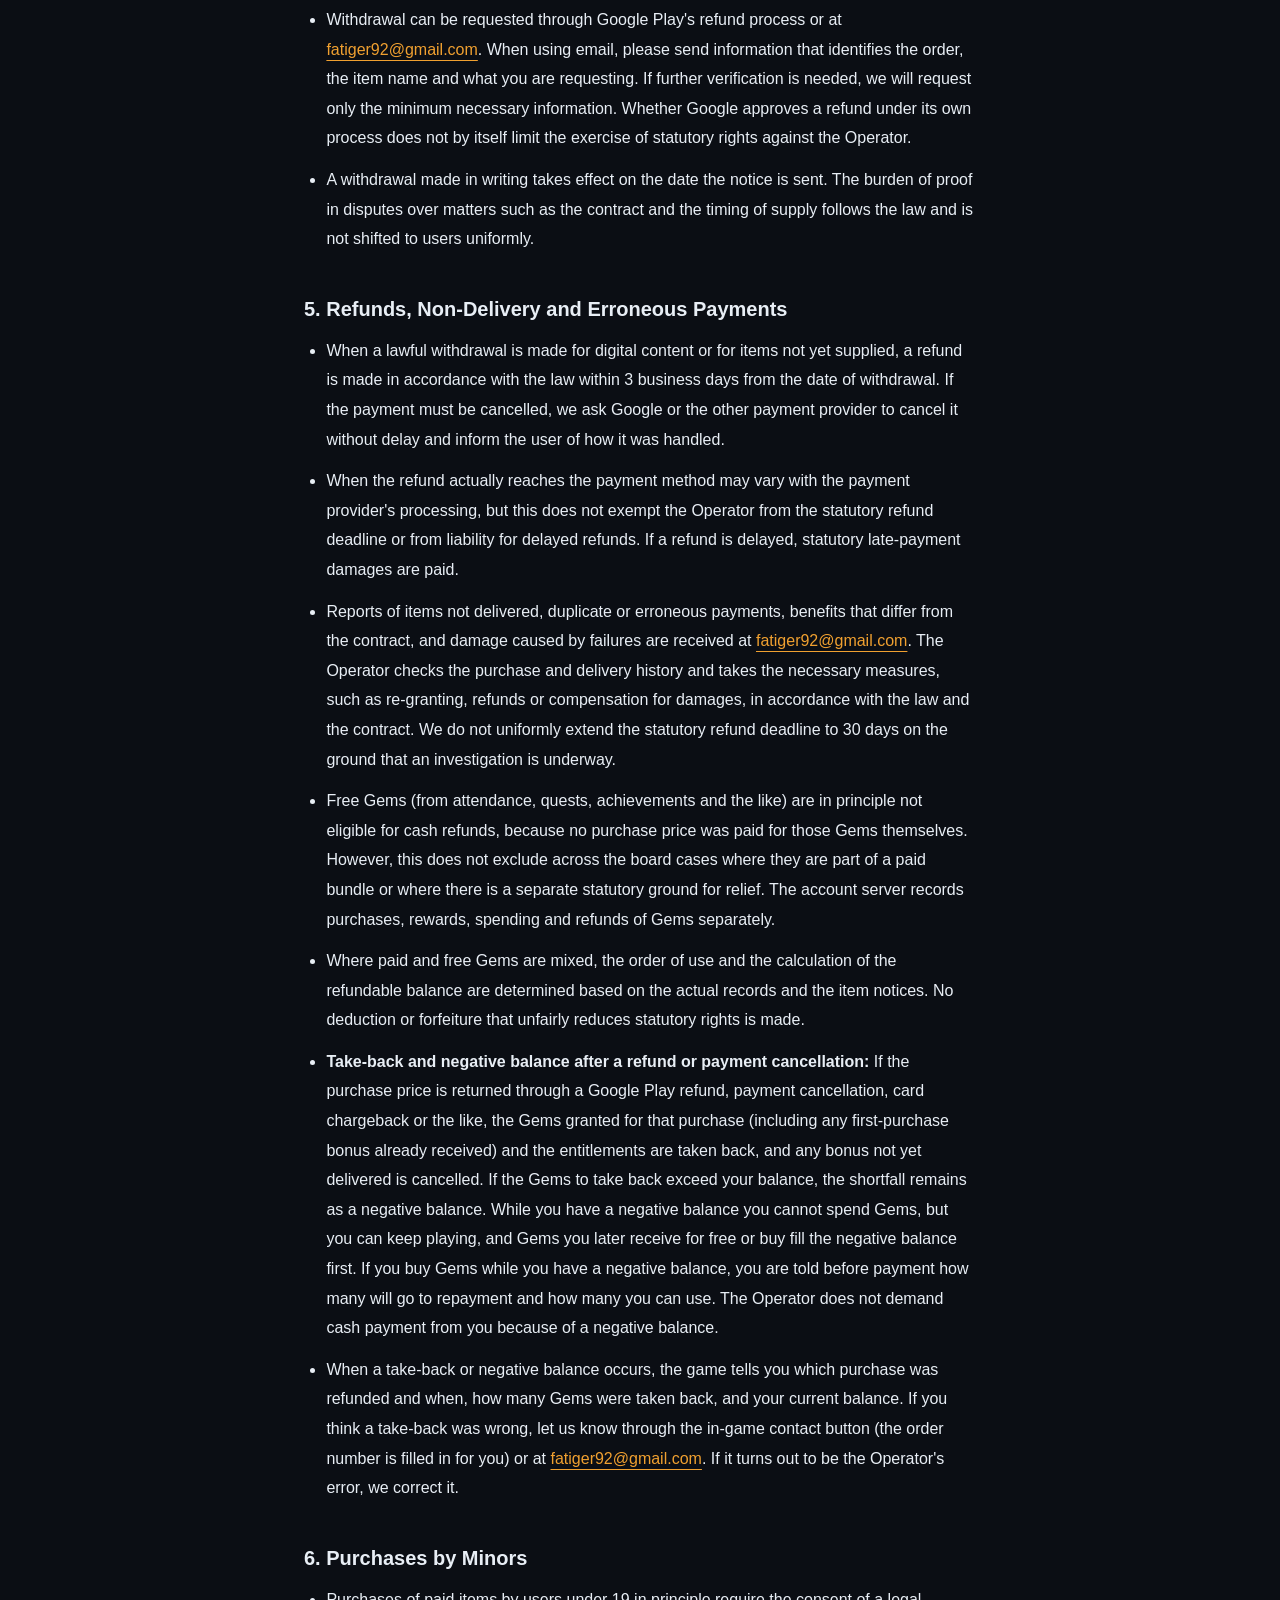
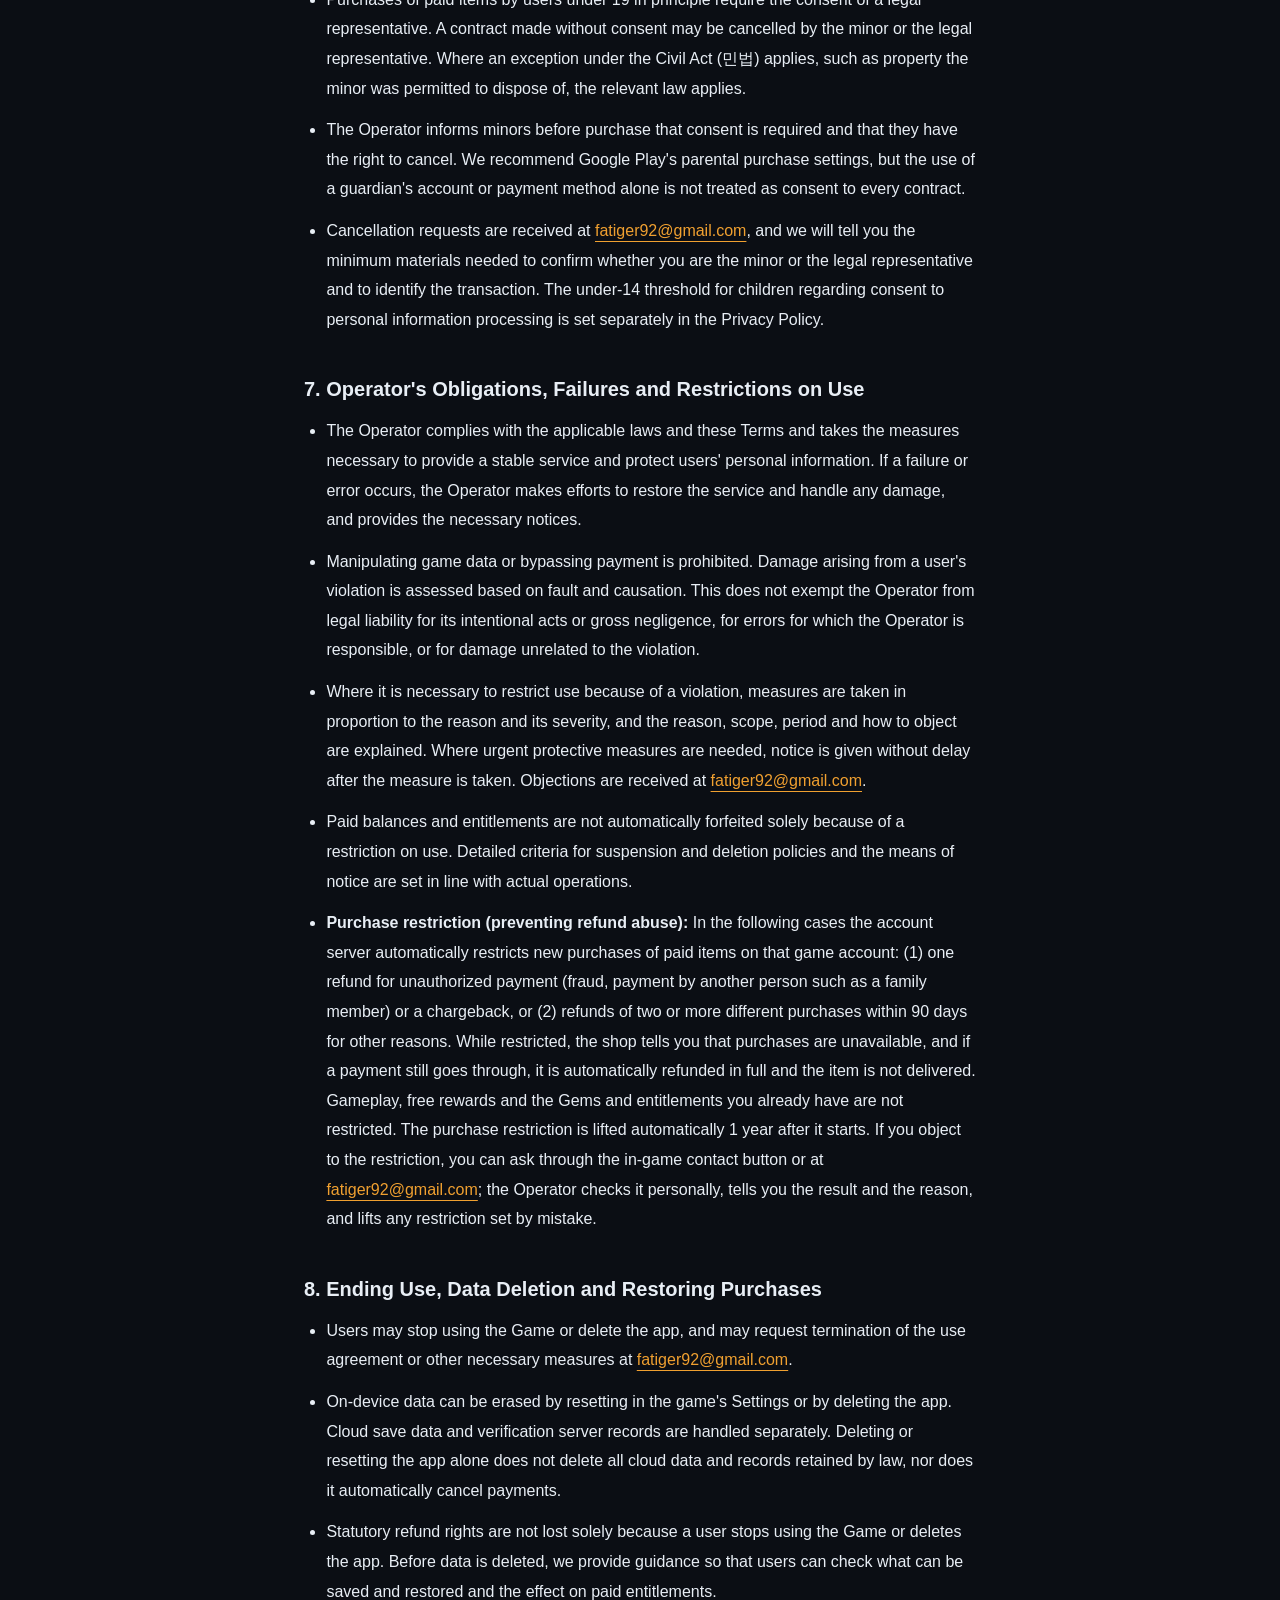
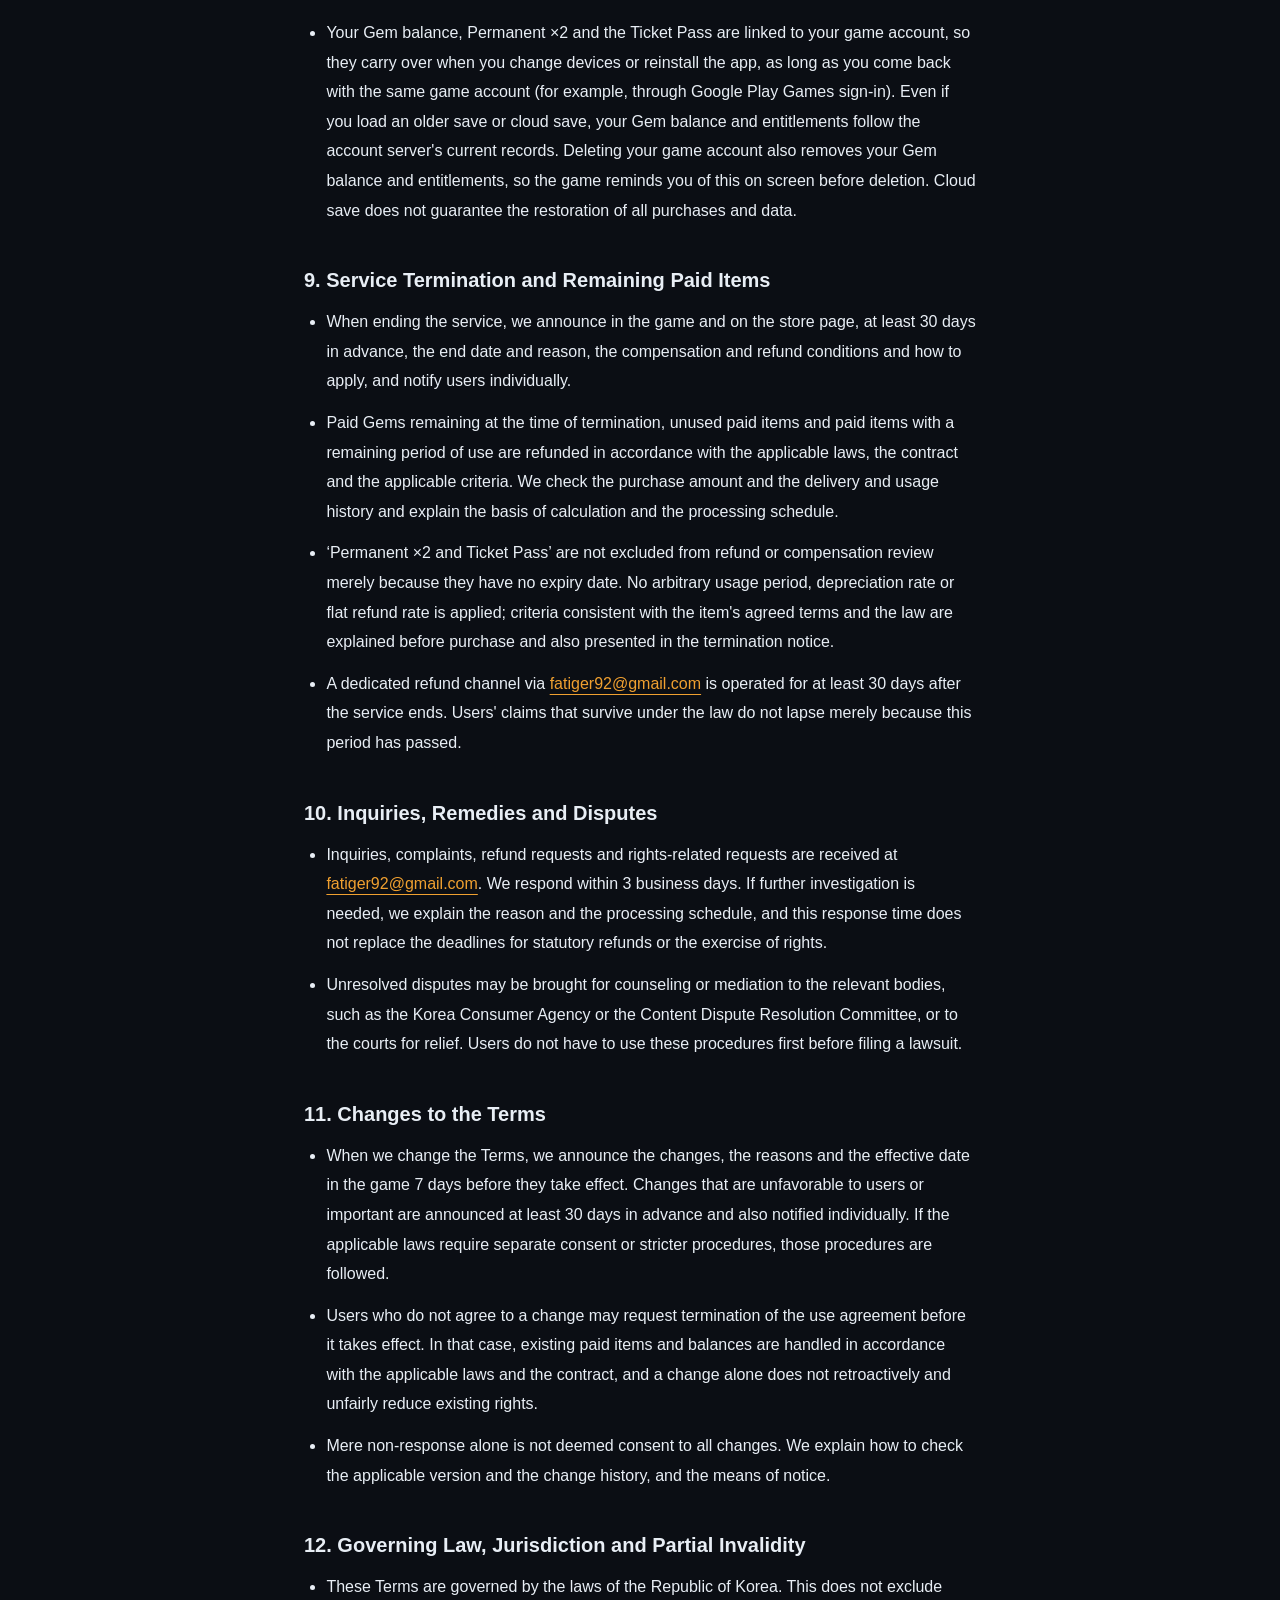
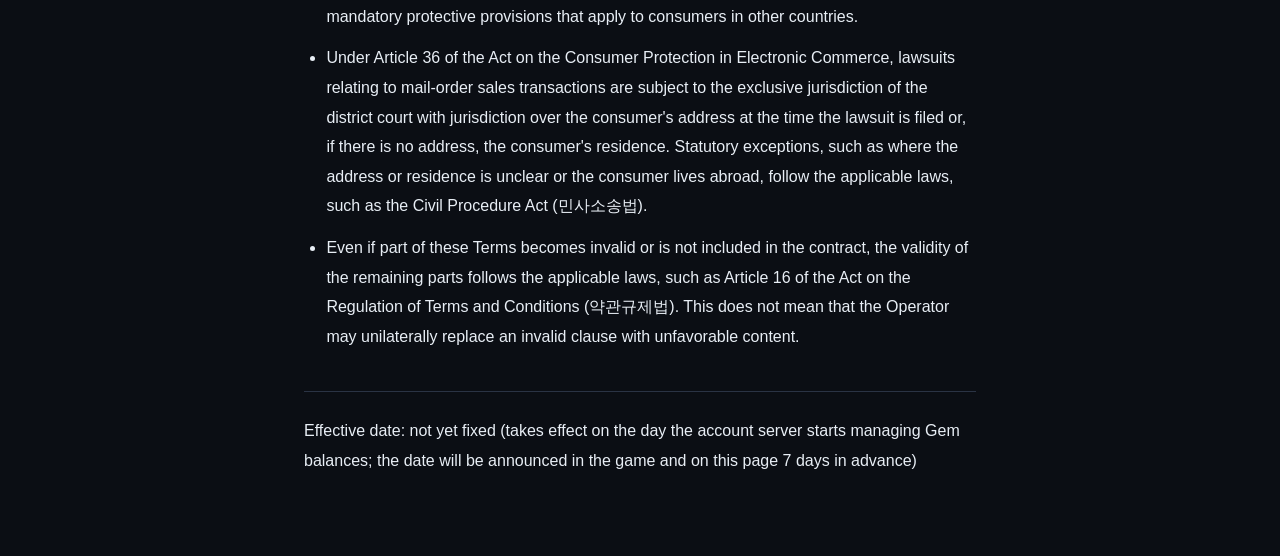
<file: monstel/en/terms/next/index.html>
<!doctype html>
<html lang="en">
<head>
<meta charset="utf-8">
<meta name="viewport" content="width=device-width, initial-scale=1">
<title>Monstel Terms of Service (upcoming revision)</title>
<link rel="canonical" href="https://emberstudio.monster/monstel/en/terms/next/">
<meta name="robots" content="noindex">
<link rel="icon" href="../../../../assets/favicon.png" type="image/png">
<link rel="stylesheet" href="../../../../assets/site.css">
<link rel="stylesheet" href="../../../legal.css">
</head>
<body>
<a class="skip" href="#main">Skip to main content</a>
<header class="legal-header">
<p class="meta">MONSTEL</p>
<nav aria-label="Legal documents"><a href="../../privacy/next/">View Privacy Policy</a> · <a href="../../../terms/next/" lang="ko" hreflang="ko">한국어</a></nav>
</header>
<main id="main" tabindex="-1">
<h1>Monstel Terms of Service</h1>
<p><strong>This is an upcoming revision.</strong> For the terms currently in effect, see the <a href="../">current Terms of Service</a>.</p>
<p class="meta">This English version is a translation provided for convenience. If it differs from the Korean version, the Korean version prevails.</p>
<h2>1. Purpose, Service and Operator</h2>
<ul>
<li>These Terms set out the rights and obligations of the Operator and users regarding the use of the mobile game Monstel (the “Game”) provided by 지영준 (the “Operator”) and transactions in paid items.</li>
<li>The Game can be downloaded and played for free, and some items are paid. Contact: <a href="mailto:fatiger92@gmail.com">fatiger92@gmail.com</a>.</li>
<li>Game data (saves) is stored on your device. If you turn on cloud save, it is also stored in your Google Play Games account. Your Gem balance and paid entitlements are not part of the save; they are linked to your game account and recorded on the Operator's account server. Separate data processing, such as purchase verification, is explained in the Privacy Policy.</li>
<li>The actual business name, business address and phone number, any applicable business registration and mail-order sales registration information, and the Game's registration, rating classification and content information labeling are disclosed where required by law.</li>
</ul>
<h2>2. Provision of the Terms and the Use Agreement</h2>
<ul>
<li>The Operator makes these Terms and the important transaction conditions easy to review before the use agreement is concluded and before any purchase. The use agreement is formed when a user reviews the content, agrees to use the Game and applies for use, and the Operator accepts.</li>
<li>Matters needed to make a purchase decision for paid items, such as the price, content, timing of delivery, conditions of use and restrictions on withdrawal of the offer, are explained before purchase. Users must be able to review the transaction details and correct errors before payment.</li>
<li>These Terms do not limit consumer rights under the applicable laws. If an individual notice for a paid item unfairly limits users' rights contrary to the law or these Terms, that limitation does not apply.</li>
</ul>
<h2>3. Paid Items and Staff Draws</h2>
<ul>
<li>Paid items can be purchased only through Google Play billing. Prices are shown in the store in Korean won.</li>
<li>The item types are Gem bundles (consumable currency), Permanent ×2 and the Ticket Pass (account entitlements), and Piggy Bank opening (grants the accumulated Gems).</li>
<li><strong>Gems are used only for in-game time skips and collection features. The game currency (Gold) cannot be bought or sold for Gems or cash, and there is no trading between users.</strong></li>
<li><strong>Your Gem balance is managed by the account server.</strong> The game screen shows the balance reported by the server, and spending Gems requires an internet connection. Free Gems received while there is no connection are shown on the device as "pending" and added to the balance once you are connected.</li>
<li><strong>First-purchase bonus:</strong> The first time you buy each Gem bundle, you receive a bonus equal to the bundle's base Gems. The base Gems are granted as soon as the payment is confirmed, and the bonus is granted automatically in daily installments (Korea time) starting the day after the purchase, over at most 7 days. Whether a purchase is your first is decided from your game account's purchase records, not from your device or save.</li>
<li><strong>Opening the Piggy Bank:</strong> The payout is 60 Gems plus 10 Gems for each previous opening, up to 100 Gems. Because the Piggy Bank has a daily filling limit, there is a minimum interval between one opening purchase and the next (3 to 4 days depending on the number of openings). Until the interval has passed, it cannot be bought in the shop and the remaining time is shown.</li>
<li>Gems spent on time-saving uses such as cooldown resets, boost extensions, offline cap extensions, pulling medal time forward and finishing construction instantly are limited to 40 in total per day (reset at midnight Korea time). Other uses of Gems have no such limit.</li>
<li>The "Tickets" included in the Ticket Pass are refilled at 5 per day, and any remaining Tickets disappear the next day. Tickets cannot be bought with Gems.</li>
<li>Staff draws use only in-game Gold and cannot be bought with paid currency. <strong>Draw probabilities and guaranteed counts are shown on the draw screen.</strong> What is shown must match the actual draw behavior.</li>
<li>What Permanent ×2 applies to, the Ticket Pass's validity period and the scope of ad skipping, the reference time for Ticket refill and expiry, the Piggy Bank payout conditions, the account to which entitlements are linked, and the conditions for restoring purchases are explained before purchase, consistently with the actual items.</li>
</ul>
<h2>4. Withdrawal of Offer</h2>
<ul>
<li>Users may withdraw their offer within 7 days from the date they receive a written document (including an electronic document) on the contract terms. If the supply of the item, or the start of supply, is later than that, the period is counted from the date the item is supplied or supply begins. Where withdrawal was difficult because the document was not provided, the address was missing or the address changed, or where withdrawal was obstructed, the separate starting points under Article 17 of the Act on the Consumer Protection in Electronic Commerce (전자상거래법) apply.</li>
<li>Withdrawal may be restricted where there are statutory grounds, such as the value having significantly decreased through use or the provision of digital content having begun. However, the measures required by law, such as displaying the restriction in advance and offering trial use, must be in place. The fact that an item is applied automatically on purchase, or that part of it has been used, does not by itself restrict withdrawal for all items across the board.</li>
<li>For divisible digital content, the right of withdrawal is guaranteed for the portion whose provision has not yet begun. Whether provision has begun, use and divisibility are determined for each item according to its actual form of provision and the law.</li>
<li>If the item was supplied differently from its labeling, advertising or the contract terms, users may, notwithstanding the above period and restrictions, withdraw within 3 months from the date of supply, or within 30 days from the date they learned or could have learned of that fact. Rights regarding defects, non-performance of the contract or the cancellation of contracts by minors also follow the applicable laws.</li>
<li>Withdrawal can be requested through Google Play's refund process or at <a href="mailto:fatiger92@gmail.com">fatiger92@gmail.com</a>. When using email, please send information that identifies the order, the item name and what you are requesting. If further verification is needed, we will request only the minimum necessary information. Whether Google approves a refund under its own process does not by itself limit the exercise of statutory rights against the Operator.</li>
<li>A withdrawal made in writing takes effect on the date the notice is sent. The burden of proof in disputes over matters such as the contract and the timing of supply follows the law and is not shifted to users uniformly.</li>
</ul>
<h2>5. Refunds, Non-Delivery and Erroneous Payments</h2>
<ul>
<li>When a lawful withdrawal is made for digital content or for items not yet supplied, a refund is made in accordance with the law within 3 business days from the date of withdrawal. If the payment must be cancelled, we ask Google or the other payment provider to cancel it without delay and inform the user of how it was handled.</li>
<li>When the refund actually reaches the payment method may vary with the payment provider's processing, but this does not exempt the Operator from the statutory refund deadline or from liability for delayed refunds. If a refund is delayed, statutory late-payment damages are paid.</li>
<li>Reports of items not delivered, duplicate or erroneous payments, benefits that differ from the contract, and damage caused by failures are received at <a href="mailto:fatiger92@gmail.com">fatiger92@gmail.com</a>. The Operator checks the purchase and delivery history and takes the necessary measures, such as re-granting, refunds or compensation for damages, in accordance with the law and the contract. We do not uniformly extend the statutory refund deadline to 30 days on the ground that an investigation is underway.</li>
<li>Free Gems (from attendance, quests, achievements and the like) are in principle not eligible for cash refunds, because no purchase price was paid for those Gems themselves. However, this does not exclude across the board cases where they are part of a paid bundle or where there is a separate statutory ground for relief. The account server records purchases, rewards, spending and refunds of Gems separately.</li>
<li>Where paid and free Gems are mixed, the order of use and the calculation of the refundable balance are determined based on the actual records and the item notices. No deduction or forfeiture that unfairly reduces statutory rights is made.</li>
<li><strong>Take-back and negative balance after a refund or payment cancellation:</strong> If the purchase price is returned through a Google Play refund, payment cancellation, card chargeback or the like, the Gems granted for that purchase (including any first-purchase bonus already received) and the entitlements are taken back, and any bonus not yet delivered is cancelled. If the Gems to take back exceed your balance, the shortfall remains as a negative balance. While you have a negative balance you cannot spend Gems, but you can keep playing, and Gems you later receive for free or buy fill the negative balance first. If you buy Gems while you have a negative balance, you are told before payment how many will go to repayment and how many you can use. The Operator does not demand cash payment from you because of a negative balance.</li>
<li>When a take-back or negative balance occurs, the game tells you which purchase was refunded and when, how many Gems were taken back, and your current balance. If you think a take-back was wrong, let us know through the in-game contact button (the order number is filled in for you) or at <a href="mailto:fatiger92@gmail.com">fatiger92@gmail.com</a>. If it turns out to be the Operator's error, we correct it.</li>
</ul>
<h2>6. Purchases by Minors</h2>
<ul>
<li>Purchases of paid items by users under 19 in principle require the consent of a legal representative. A contract made without consent may be cancelled by the minor or the legal representative. Where an exception under the Civil Act (민법) applies, such as property the minor was permitted to dispose of, the relevant law applies.</li>
<li>The Operator informs minors before purchase that consent is required and that they have the right to cancel. We recommend Google Play's parental purchase settings, but the use of a guardian's account or payment method alone is not treated as consent to every contract.</li>
<li>Cancellation requests are received at <a href="mailto:fatiger92@gmail.com">fatiger92@gmail.com</a>, and we will tell you the minimum materials needed to confirm whether you are the minor or the legal representative and to identify the transaction. The under-14 threshold for children regarding consent to personal information processing is set separately in the Privacy Policy.</li>
</ul>
<h2>7. Operator's Obligations, Failures and Restrictions on Use</h2>
<ul>
<li>The Operator complies with the applicable laws and these Terms and takes the measures necessary to provide a stable service and protect users' personal information. If a failure or error occurs, the Operator makes efforts to restore the service and handle any damage, and provides the necessary notices.</li>
<li>Manipulating game data or bypassing payment is prohibited. Damage arising from a user's violation is assessed based on fault and causation. This does not exempt the Operator from legal liability for its intentional acts or gross negligence, for errors for which the Operator is responsible, or for damage unrelated to the violation.</li>
<li>Where it is necessary to restrict use because of a violation, measures are taken in proportion to the reason and its severity, and the reason, scope, period and how to object are explained. Where urgent protective measures are needed, notice is given without delay after the measure is taken. Objections are received at <a href="mailto:fatiger92@gmail.com">fatiger92@gmail.com</a>.</li>
<li>Paid balances and entitlements are not automatically forfeited solely because of a restriction on use. Detailed criteria for suspension and deletion policies and the means of notice are set in line with actual operations.</li>
<li><strong>Purchase restriction (preventing refund abuse):</strong> In the following cases the account server automatically restricts new purchases of paid items on that game account: (1) one refund for unauthorized payment (fraud, payment by another person such as a family member) or a chargeback, or (2) refunds of two or more different purchases within 90 days for other reasons. While restricted, the shop tells you that purchases are unavailable, and if a payment still goes through, it is automatically refunded in full and the item is not delivered. Gameplay, free rewards and the Gems and entitlements you already have are not restricted. The purchase restriction is lifted automatically 1 year after it starts. If you object to the restriction, you can ask through the in-game contact button or at <a href="mailto:fatiger92@gmail.com">fatiger92@gmail.com</a>; the Operator checks it personally, tells you the result and the reason, and lifts any restriction set by mistake.</li>
</ul>
<h2>8. Ending Use, Data Deletion and Restoring Purchases</h2>
<ul>
<li>Users may stop using the Game or delete the app, and may request termination of the use agreement or other necessary measures at <a href="mailto:fatiger92@gmail.com">fatiger92@gmail.com</a>.</li>
<li>On-device data can be erased by resetting in the game's Settings or by deleting the app. Cloud save data and verification server records are handled separately. Deleting or resetting the app alone does not delete all cloud data and records retained by law, nor does it automatically cancel payments.</li>
<li>Statutory refund rights are not lost solely because a user stops using the Game or deletes the app. Before data is deleted, we provide guidance so that users can check what can be saved and restored and the effect on paid entitlements.</li>
<li>Your Gem balance, Permanent ×2 and the Ticket Pass are linked to your game account, so they carry over when you change devices or reinstall the app, as long as you come back with the same game account (for example, through Google Play Games sign-in). Even if you load an older save or cloud save, your Gem balance and entitlements follow the account server's current records. Deleting your game account also removes your Gem balance and entitlements, so the game reminds you of this on screen before deletion. Cloud save does not guarantee the restoration of all purchases and data.</li>
</ul>
<h2>9. Service Termination and Remaining Paid Items</h2>
<ul>
<li>When ending the service, we announce in the game and on the store page, at least 30 days in advance, the end date and reason, the compensation and refund conditions and how to apply, and notify users individually.</li>
<li>Paid Gems remaining at the time of termination, unused paid items and paid items with a remaining period of use are refunded in accordance with the applicable laws, the contract and the applicable criteria. We check the purchase amount and the delivery and usage history and explain the basis of calculation and the processing schedule.</li>
<li>‘Permanent ×2 and Ticket Pass’ are not excluded from refund or compensation review merely because they have no expiry date. No arbitrary usage period, depreciation rate or flat refund rate is applied; criteria consistent with the item's agreed terms and the law are explained before purchase and also presented in the termination notice.</li>
<li>A dedicated refund channel via <a href="mailto:fatiger92@gmail.com">fatiger92@gmail.com</a> is operated for at least 30 days after the service ends. Users' claims that survive under the law do not lapse merely because this period has passed.</li>
</ul>
<h2>10. Inquiries, Remedies and Disputes</h2>
<ul>
<li>Inquiries, complaints, refund requests and rights-related requests are received at <a href="mailto:fatiger92@gmail.com">fatiger92@gmail.com</a>. We respond within 3 business days. If further investigation is needed, we explain the reason and the processing schedule, and this response time does not replace the deadlines for statutory refunds or the exercise of rights.</li>
<li>Unresolved disputes may be brought for counseling or mediation to the relevant bodies, such as the Korea Consumer Agency or the Content Dispute Resolution Committee, or to the courts for relief. Users do not have to use these procedures first before filing a lawsuit.</li>
</ul>
<h2>11. Changes to the Terms</h2>
<ul>
<li>When we change the Terms, we announce the changes, the reasons and the effective date in the game 7 days before they take effect. Changes that are unfavorable to users or important are announced at least 30 days in advance and also notified individually. If the applicable laws require separate consent or stricter procedures, those procedures are followed.</li>
<li>Users who do not agree to a change may request termination of the use agreement before it takes effect. In that case, existing paid items and balances are handled in accordance with the applicable laws and the contract, and a change alone does not retroactively and unfairly reduce existing rights.</li>
<li>Mere non-response alone is not deemed consent to all changes. We explain how to check the applicable version and the change history, and the means of notice.</li>
</ul>
<h2>12. Governing Law, Jurisdiction and Partial Invalidity</h2>
<ul>
<li>These Terms are governed by the laws of the Republic of Korea. This does not exclude mandatory protective provisions that apply to consumers in other countries.</li>
<li>Under Article 36 of the Act on the Consumer Protection in Electronic Commerce, lawsuits relating to mail-order sales transactions are subject to the exclusive jurisdiction of the district court with jurisdiction over the consumer's address at the time the lawsuit is filed or, if there is no address, the consumer's residence. Statutory exceptions, such as where the address or residence is unclear or the consumer lives abroad, follow the applicable laws, such as the Civil Procedure Act (민사소송법).</li>
<li>Even if part of these Terms becomes invalid or is not included in the contract, the validity of the remaining parts follows the applicable laws, such as Article 16 of the Act on the Regulation of Terms and Conditions (약관규제법). This does not mean that the Operator may unilaterally replace an invalid clause with unfavorable content.</li>
</ul>
<p>Effective date: not yet fixed (takes effect on the day the account server starts managing Gem balances; the date will be announced in the game and on this page 7 days in advance)</p>
</main>
</body>
</html>
</file>
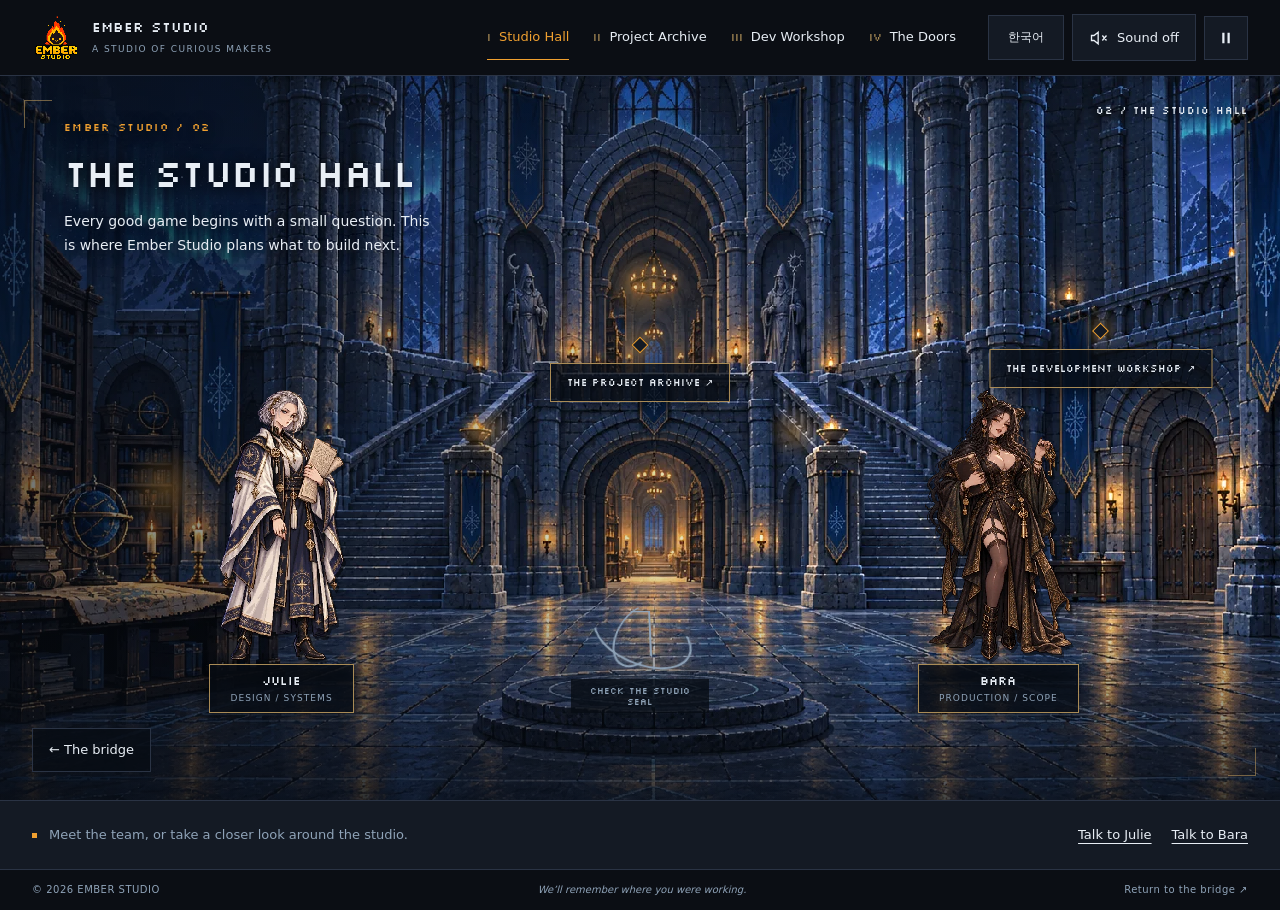
<file: college.html>
<!doctype html>
<html lang="en">
<head>
<meta charset="utf-8">
<meta name="viewport" content="width=device-width, initial-scale=1">
<title>The Studio — Ember Studio</title>
<meta name="description" content="Meet the Ember Studio team: design, implementation, production, QA, marketing and pixel art.">
<meta name="theme-color" content="#0B0E14">
<link rel="canonical" href="https://emberstudio.monster/college.html">
<meta property="og:type" content="website">
<meta property="og:title" content="The Studio — Ember Studio">
<meta property="og:description" content="Meet the Ember Studio team: design, implementation, production, QA, marketing and pixel art.">
<meta property="og:url" content="https://emberstudio.monster/college.html">
<meta property="og:image" content="https://emberstudio.monster/assets/logo.png">
<link rel="icon" href="assets/favicon.png" type="image/png">
<link rel="stylesheet" href="assets/site.css">
<script src="assets/legacy-route.js" defer></script>
</head>
<body>
<a class="skip" href="#main">Skip to content</a>
<header class="site-header">
<div class="wrap nav-row">
<a class="brand" href="./">Ember Studio<small>THE NORTHERN LEDGER</small>
</a>
<nav aria-label="Main navigation">
<a href="./">Entrance</a>
<a href="works.html">Works</a>
<a href="college.html" aria-current="page">Studio</a>
<a href="./#doors">Doors</a>
</nav>
</div>
</header>
<main id="main" tabindex="-1" class="wrap">
<section class="page-intro">
<p class="chapter meta">
<span>III</span>
<span>The studio</span>
</p>
<h1>A small game studio.<br>A lasting glow.</h1>
<p class="intro">Ember Studio is a small independent game studio. This northern office is where we plan, build, test and share games that leave a glow after the screen goes dark.</p>
</section>
<section class="page-body" aria-labelledby="staff-title">
<div class="section-head">
<h2 id="staff-title">Hands behind the work</h2>
<span class="meta">THE STUDIO REGISTER</span>
</div>
<div class="staff-grid">
<figure class="staff-card">
<div class="portrait julie">
<img src="assets/characters/julie-portrait.webp" alt="" width="480" height="480" loading="eager" fetchpriority="high" decoding="async">
</div>
<figcaption>
<h3>Julie</h3>
<p>design / systems</p>
</figcaption>
</figure>
<figure class="staff-card">
<div class="portrait mora">
<img src="assets/characters/mora-portrait.webp" alt="" width="480" height="480" loading="lazy" decoding="async">
</div>
<figcaption>
<h3>Mora</h3>
<p>implementation</p>
</figcaption>
</figure>
<figure class="staff-card">
<div class="portrait bara">
<img src="assets/characters/bara-portrait.webp" alt="" width="480" height="480" loading="lazy" decoding="async">
</div>
<figcaption>
<h3>Bara</h3>
<p>production / scope</p>
</figcaption>
</figure>
<figure class="staff-card">
<div class="portrait star">
<img src="assets/characters/star-portrait.webp" alt="" width="480" height="480" loading="lazy" decoding="async">
</div>
<figcaption>
<h3>Star</h3>
<p>QA</p>
</figcaption>
</figure>
<figure class="staff-card">
<div class="portrait jenny">
<img src="assets/characters/jenny-portrait.webp" alt="" width="480" height="480" loading="lazy" decoding="async">
</div>
<figcaption>
<h3>Jenny</h3>
<p>marketing</p>
</figcaption>
</figure>
<figure class="staff-card">
<div class="portrait pixie">
<img src="assets/characters/pixie-portrait.webp" alt="" width="480" height="480" loading="lazy" decoding="async">
</div>
<figcaption>
<h3>Pixie</h3>
<p>pixel / sprite art</p>
</figcaption>
</figure>
</div>
<aside class="tools" aria-label="Studio tools">
<p>Tools from the workbench</p>
<div class="tool-links">
<a href="https://github.com/NotNull92/hera-agent-unity">hera-agent-unity</a>
<a href="https://github.com/NotNull92/hebe-agent-unity">hebe-agent-unity</a>
<a href="https://github.com/NotNull92/hera-agent-godot">hera-agent-godot</a>
<a href="https://github.com/NotNull92/workforge-mcp">workforge-mcp</a>
</div>
</aside>
</section>
<section class="section doors" id="doors" aria-labelledby="doors-title">
<div>
<p class="chapter meta">
<span>IV</span>
<span>Doors out</span>
</p>
<h2 id="doors-title">The studio continues beyond this office.</h2>
<p class="intro" style="margin-top:var(--s6);color:var(--frost)">Follow our work. Share a thought.<br>Join us wherever you like to visit.</p>
</div>
<div class="door-list">
<a class="door" href="https://discord.gg/APnfmbZKk">
<span>
<strong>Discord</strong>
<small>Join the conversation</small>
</span>
<span aria-hidden="true">↗</span>
</a>
<a class="door" href="https://www.youtube.com/@emberstudioo">
<span>
<strong>YouTube</strong>
<small>Watch the work take shape</small>
</span>
<span aria-hidden="true">↗</span>
</a>
<a class="door" href="https://www.threads.com/@emberstudio26">
<span>
<strong>Threads</strong>
<small>Notes from the studio</small>
</span>
<span aria-hidden="true">↗</span>
</a>
<a class="door" href="https://github.com/NotNull92">
<span>
<strong>GitHub</strong>
<small>Explore the source</small>
</span>
<span aria-hidden="true">↗</span>
</a>
<a class="door" href="https://ko-fi.com/notnull92">
<span>
<strong>Ko-fi</strong>
<small>Support our work</small>
</span>
<span aria-hidden="true">↗</span>
</a>
</div>
</section>
</main>
<footer class="site-footer">
<div class="wrap footer-row">
<div>
<p class="whisper">games that stay after the screen goes dark</p>
<p class="copyright">© 2026 Ember Studio</p>
</div>
<div class="footer-links" aria-label="Studio links">
<a href="https://discord.gg/APnfmbZKk">Discord</a>
<a href="https://www.youtube.com/@emberstudioo">YouTube</a>
<a href="https://www.threads.com/@emberstudio26">Threads</a>
<a href="https://github.com/NotNull92">GitHub</a>
<a href="https://ko-fi.com/notnull92">Ko-fi</a>
</div>
</div>
</footer>
</body>
</html>
</file>
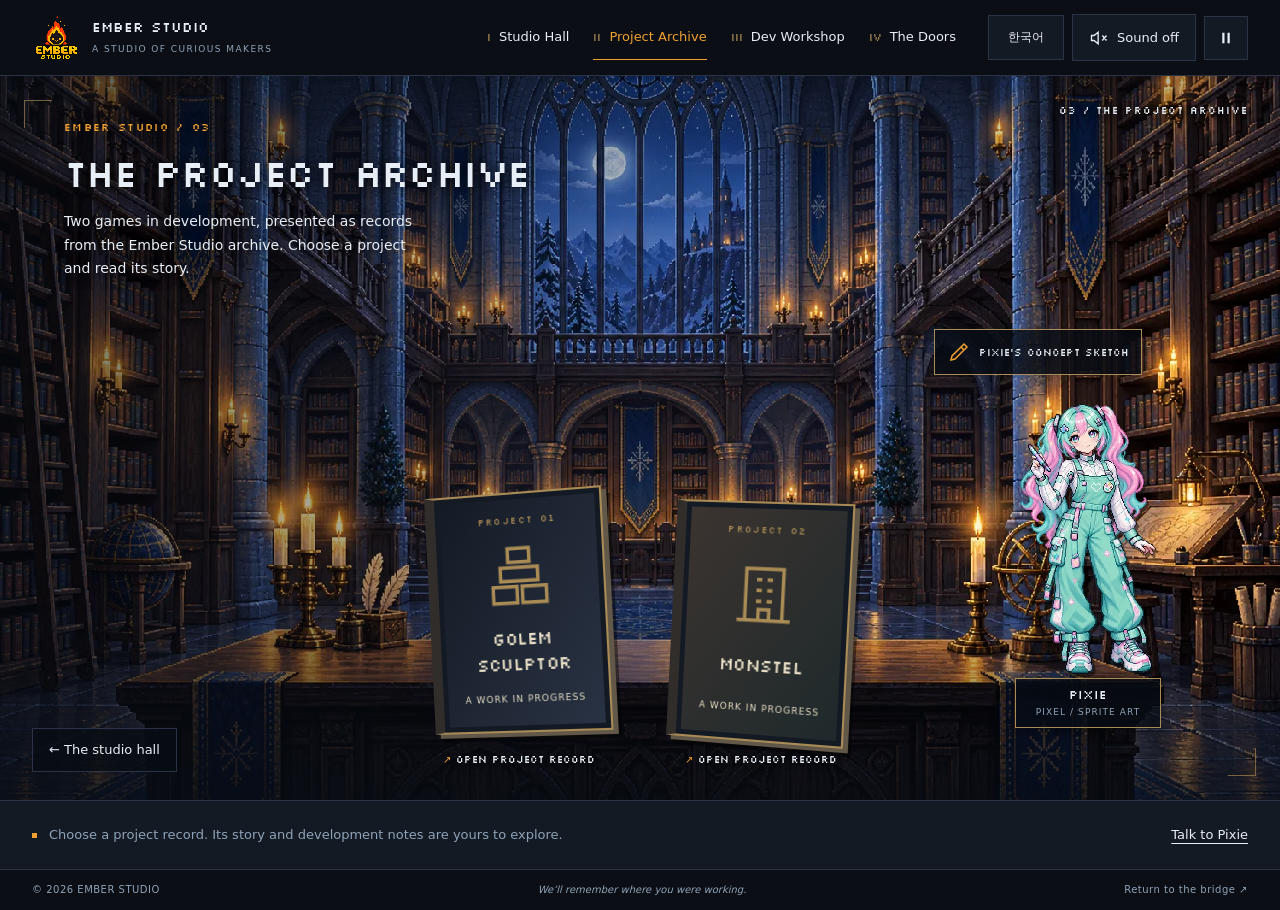
<file: works.html>
<!doctype html>
<html lang="en">
<head>
<meta charset="utf-8">
<meta name="viewport" content="width=device-width, initial-scale=1">
<title>Works — Ember Studio</title>
<meta name="description" content="Golem Sculptor and Monstel: two Ember Studio games currently in development.">
<meta name="theme-color" content="#0B0E14">
<link rel="canonical" href="https://emberstudio.monster/works.html">
<meta property="og:type" content="website">
<meta property="og:title" content="Works — Ember Studio">
<meta property="og:description" content="Golem Sculptor and Monstel: two Ember Studio games currently in development.">
<meta property="og:url" content="https://emberstudio.monster/works.html">
<meta property="og:image" content="https://emberstudio.monster/assets/logo.png">
<link rel="icon" href="assets/favicon.png" type="image/png">
<link rel="stylesheet" href="assets/site.css">
<script src="assets/legacy-route.js" defer></script>
</head>
<body>
<a class="skip" href="#main">Skip to content</a>
<header class="site-header">
<div class="wrap nav-row">
<a class="brand" href="./">Ember Studio<small>THE NORTHERN LEDGER</small>
</a>
<nav aria-label="Main navigation">
<a href="./">Entrance</a>
<a href="works.html" aria-current="page">Works</a>
<a href="college.html">Studio</a>
<a href="./#doors">Doors</a>
</nav>
</div>
</header>
<main id="main" tabindex="-1" class="wrap">
<section class="page-intro">
<p class="chapter meta">
<span>II</span>
<span>The projects</span>
</p>
<h1>Projects in development</h1>
<p class="intro">Small worlds taking shape inside Ember Studio.<br>Open a project record to see what we are building.</p>
</section>
<section class="page-body" aria-label="Games in development">
<div class="shelves">
<article class="shelf" id="work-01">
<div class="shelf-top">
<span class="meta">WORK / 01</span>
<span class="status">In development</span>
</div>
<h2>Golem Sculptor</h2>
<p>A siege board of stone and runes — still being carved.</p>
<p class="shelf-note">A current Ember Studio project. Follow the studio for development updates.</p>
<a class="text-link" href="https://www.youtube.com/@emberstudioo">Studio on YouTube <span aria-hidden="true">↗</span>
</a>
</article>
<article class="shelf" id="work-02">
<div class="shelf-top">
<span class="meta">WORK / 02</span>
<span class="status">In development</span>
</div>
<h2>Monstel</h2>
<p>A monster-hotel elevator loop — floors rising in development.</p>
<p class="shelf-note">A current Ember Studio project. Follow the studio for development updates.</p>
<a class="text-link" href="https://www.youtube.com/@emberstudioo">Studio on YouTube <span aria-hidden="true">↗</span>
</a>
</article>
</div>
</section>
<section class="section doors" id="doors" aria-labelledby="doors-title">
<div>
<p class="chapter meta">
<span>IV</span>
<span>Doors out</span>
</p>
<h2 id="doors-title">The studio continues beyond this office.</h2>
<p class="intro" style="margin-top:var(--s6);color:var(--frost)">Follow our work. Share a thought.<br>Join us wherever you like to visit.</p>
</div>
<div class="door-list">
<a class="door" href="https://discord.gg/APnfmbZKk">
<span>
<strong>Discord</strong>
<small>Join the conversation</small>
</span>
<span aria-hidden="true">↗</span>
</a>
<a class="door" href="https://www.youtube.com/@emberstudioo">
<span>
<strong>YouTube</strong>
<small>Watch the work take shape</small>
</span>
<span aria-hidden="true">↗</span>
</a>
<a class="door" href="https://www.threads.com/@emberstudio26">
<span>
<strong>Threads</strong>
<small>Notes from the studio</small>
</span>
<span aria-hidden="true">↗</span>
</a>
<a class="door" href="https://github.com/NotNull92">
<span>
<strong>GitHub</strong>
<small>Explore the source</small>
</span>
<span aria-hidden="true">↗</span>
</a>
<a class="door" href="https://ko-fi.com/notnull92">
<span>
<strong>Ko-fi</strong>
<small>Support our work</small>
</span>
<span aria-hidden="true">↗</span>
</a>
</div>
</section>
</main>
<footer class="site-footer">
<div class="wrap footer-row">
<div>
<p class="whisper">games that stay after the screen goes dark</p>
<p class="copyright">© 2026 Ember Studio</p>
</div>
<div class="footer-links" aria-label="Studio links">
<a href="https://discord.gg/APnfmbZKk">Discord</a>
<a href="https://www.youtube.com/@emberstudioo">YouTube</a>
<a href="https://www.threads.com/@emberstudio26">Threads</a>
<a href="https://github.com/NotNull92">GitHub</a>
<a href="https://ko-fi.com/notnull92">Ko-fi</a>
</div>
</div>
</footer>
</body>
</html>
</file>
<file: assets/college.css>
@font-face{font-family:Silkscreen;src:url('fonts/silkscreen.woff2') format('woff2');font-weight:400;font-display:swap}
:root{color-scheme:dark;--void:#0B0E14;--hall:#141A24;--shelf:#1B2330;--stone:#2A3344;--frost:#8FA3B8;--ink:#E8EEF5;--ember:#F0A030;--ember-deep:#C45C18;--paper:#E9DFC7;--paper-ink:#302D2B;--paper-muted:#625849;--brass:#A98B56;--overlay:rgba(7,12,20,.78);--pixel:Silkscreen,monospace;--ease:cubic-bezier(.22,1,.36,1);--fast:160ms;--enter:220ms;--select:320ms;--turn:520ms;--arrival:800ms;--s1:4px;--s2:8px;--s3:12px;--s4:16px;--s5:20px;--s6:24px;--s8:32px;--s10:40px;--s12:48px;--s16:64px;--s20:80px;--meta:11px;--small:13px;--body:16px;--lead:18px;--title:clamp(24px,3vw,40px);--header:76px}
*{box-sizing:border-box}body{margin:0;background:var(--void);color:var(--ink);font:var(--body)/1.65 system-ui,sans-serif}button,a{-webkit-tap-highlight-color:transparent}button{font:inherit;cursor:pointer}a{color:inherit;text-underline-offset:4px}button,a{touch-action:manipulation}button:focus-visible,a:focus-visible{outline:2px solid var(--ember);outline-offset:5px}button:disabled{cursor:default;opacity:.42}img{max-width:100%;display:block}h1,h2,h3,p{margin:0}button svg{width:20px;height:20px;fill:none;stroke:currentColor;stroke-width:1.6}button{color:inherit}main:focus{outline:none}.skip{position:fixed;top:8px;left:8px;z-index:100;padding:12px 20px;background:var(--ember);color:var(--void);transform:translateY(-150%)}.skip:focus{transform:none}
.world-header{height:var(--header);padding:0 var(--s8);display:flex;align-items:center;gap:var(--s8);border-bottom:1px solid var(--stone);background:var(--void);position:relative;z-index:5}.wordmark{display:flex;align-items:center;gap:12px;text-decoration:none;font:14px/1.4 var(--pixel);white-space:nowrap}.wordmark img{width:48px;height:48px;image-rendering:pixelated}.wordmark small{display:block;color:var(--frost);font:9px/1.8 system-ui;letter-spacing:.16em;margin-top:4px}.quick-nav{display:flex;align-items:center;justify-content:center;gap:var(--s6);margin-left:auto}.quick-nav a{display:flex;gap:8px;align-items:center;text-decoration:none;white-space:nowrap;font-size:var(--small);min-height:44px;border-bottom:1px solid transparent}.quick-nav a span{font:10px var(--pixel);color:var(--brass)}.quick-nav a:hover,.quick-nav a[aria-current]{color:var(--ember);border-color:var(--ember)}.control,.icon-button{background:var(--hall);border:1px solid var(--stone);padding:12px 16px;min-height:44px;color:var(--ink);font-size:var(--small);transition:transform var(--fast),border-color var(--fast)}.control:hover,.icon-button:hover{border-color:var(--brass);transform:translateY(-2px)}.control:active,.icon-button:active{transform:translateY(1px)}.sound-toggle{display:flex;align-items:center;gap:8px;white-space:nowrap;min-width:124px;justify-content:center}.sound-toggle[aria-pressed=true]{border-color:var(--brass);color:var(--ember)}
.scene{position:relative;height:calc(100svh - var(--header) - 100px);min-height:620px;isolation:isolate;overflow:hidden;background:var(--hall)}.scene-art{position:absolute;inset:0;width:100%;height:100%;object-fit:cover;image-rendering:pixelated;z-index:-3;transform:scale(1.025);transition:transform var(--arrival) var(--ease),opacity var(--select)}.scene-shade{position:absolute;inset:0;z-index:-1;background:linear-gradient(90deg,rgba(7,12,20,.58),transparent 65%),linear-gradient(0deg,rgba(7,12,20,.76),transparent 28%,transparent 80%,rgba(7,12,20,.3));pointer-events:none}.scene[data-room=entrance] .scene-shade{background:linear-gradient(90deg,rgba(7,12,20,.88),rgba(7,12,20,.25) 45%,transparent 72%),linear-gradient(0deg,rgba(7,12,20,.5),transparent 26%)}.scene-foreground{position:absolute;inset:0;z-index:2;animation:arrive var(--arrival) var(--ease)}.entrance-copy{position:absolute;left:7%;top:50%;transform:translateY(-50%);max-width:570px}.eyebrow{font:var(--meta)/1.5 var(--pixel);color:var(--brass);letter-spacing:.12em}.tiny-star{color:var(--ember);font-size:16px;margin-right:8px}.hero-logo{width:168px;height:168px;object-fit:contain;image-rendering:pixelated;margin:12px 0;mix-blend-mode:screen}.entrance-copy h1{font:clamp(24px,2.9vw,42px)/1.35 var(--pixel);letter-spacing:-.04em;max-width:600px}.intro{color:var(--frost);font-size:var(--body);line-height:1.8;margin-top:20px}.entrance-actions{display:flex;align-items:center;gap:24px;margin-top:32px}.primary-action{display:inline-flex;align-items:center;justify-content:space-between;gap:32px;min-height:52px;padding:16px 24px;background:var(--ember);color:var(--void);font:12px var(--pixel);text-decoration:none;box-shadow:4px 4px 0 var(--ember-deep);transition:transform var(--fast) var(--ease),box-shadow var(--fast)}.primary-action:hover{transform:translate(-2px,-2px);box-shadow:6px 6px 0 var(--ember-deep)}.primary-action:active{transform:translate(2px,2px);box-shadow:2px 2px 0 var(--ember-deep)}.quiet-action{font-size:var(--small);color:var(--ink);min-height:44px;display:inline-flex;align-items:center}.scene-link{position:absolute;text-decoration:none;display:flex;flex-direction:column;align-items:center;gap:12px;min-width:140px;min-height:72px;justify-content:end;transition:transform var(--select) var(--ease);font:10px var(--pixel);color:var(--ink)}.scene-link>span:last-child{padding:12px 16px;border:1px solid var(--brass);background:var(--overlay);box-shadow:0 4px 20px #0008}.scene-link:hover{transform:translateY(-6px)}.scene-link:hover>span:last-child{color:var(--ember)}.hotspot-dot{width:12px;height:12px;border:1px solid var(--ember);transform:rotate(45deg);box-shadow:0 0 20px var(--ember);background:var(--hall)}.entrance-door{left:71%;top:49%}.scene-corner{position:absolute;width:28px;height:28px;border-color:var(--brass);border-style:solid;opacity:.65;pointer-events:none}.corner-top{left:24px;top:24px;border-width:1px 0 0 1px}.corner-bottom{right:24px;bottom:24px;border-width:0 1px 1px 0}.room-coordinate{position:absolute;right:32px;top:28px;font:10px var(--pixel);color:var(--ink);letter-spacing:.1em;text-shadow:0 2px 8px #000}.room-caption{position:absolute;left:5%;top:6%;max-width:480px;text-shadow:0 2px 16px #000}.room-caption h1{font:var(--title)/1.3 var(--pixel);letter-spacing:-.04em;margin:12px 0}.room-caption .room-description{font-size:14px;color:var(--ink);max-width:370px;line-height:1.7}.room-caption .eyebrow{color:var(--ember)}
.room-ledger{display:flex;align-items:center;justify-content:space-between;gap:16px;min-height:60px;padding:12px 32px;border-block:1px solid var(--stone);font-size:var(--small);background:var(--hall)}.room-ledger p{color:var(--frost);display:flex;align-items:center;gap:12px}.ledger-dot{width:5px;height:5px;background:var(--ember);flex-shrink:0}.ledger-links{display:flex;gap:20px;flex-wrap:wrap}.ledger-links button{border:0;background:none;padding:8px 0;font-size:var(--small);text-decoration:underline;text-underline-offset:4px;min-height:44px}.room-ledger a{min-height:36px;display:inline-flex;align-items:center}.world-footer{display:flex;align-items:center;justify-content:space-between;gap:16px;min-height:40px;padding:8px 32px;font-size:10px;letter-spacing:.05em;color:var(--frost)}.world-footer p{font-style:italic;letter-spacing:0}.world-footer a{text-decoration:none}
@keyframes arrive{from{opacity:0;transform:translateY(10px)}to{opacity:1;transform:translateY(0)}}
.actor{position:absolute;left:var(--x);bottom:var(--y,12%);transform:translateX(-50%);padding:0;background:none;border:0;display:flex;align-items:center;flex-direction:column;width:clamp(130px,15vw,220px);z-index:3}.actor::before{content:'';position:absolute;bottom:26px;width:80%;height:22px;border-radius:50%;background:#0009;filter:blur(5px);z-index:-1}.actor img{height:clamp(200px,30vh,330px);width:100%;object-fit:contain;object-position:bottom;image-rendering:pixelated;filter:drop-shadow(2px 3px 0 #0007);transition:transform var(--select) var(--ease),filter var(--select)}.actor .actor-plaque{padding:8px 20px;background:var(--overlay);border:1px solid var(--brass);font:12px var(--pixel);margin-top:4px;min-width:112px;box-shadow:0 4px 14px #0007}.actor .actor-plaque small{display:block;font:9px/1.4 system-ui;letter-spacing:.12em;color:var(--frost);text-transform:uppercase;margin-top:4px}.actor:hover img,.actor:focus-visible img{transform:translateY(-5px);filter:drop-shadow(0 0 12px #F0A03055)}.actor:hover .actor-plaque{color:var(--ember)}.talk-symbol{position:absolute;right:18%;top:5%;width:28px;height:25px;background:var(--paper);color:var(--paper-ink);font:bold 14px monospace;border:2px solid var(--void);opacity:0;transform:translateY(8px);transition:opacity var(--fast),transform var(--fast)}.actor:hover .talk-symbol,.actor:focus-visible .talk-symbol{opacity:1;transform:none}.room-path{left:var(--x);top:var(--y);transform:translateX(-50%);min-height:80px}.room-path:hover{transform:translate(-50%,-6px)}.room-path span:last-child{white-space:nowrap}.back-path{position:absolute;left:32px;bottom:28px;z-index:4;color:var(--ink);font-size:var(--small);padding:8px 16px;background:var(--overlay);border:1px solid var(--stone);text-decoration:none;min-height:44px;display:flex;align-items:center}
.rune-control{position:absolute;left:50%;bottom:13%;transform:translateX(-50%);width:150px;height:110px;background:none;border:0;color:var(--frost);z-index:2}.rune{display:block;width:108px;height:70px;margin:auto;position:relative;transform:perspective(200px) rotateX(40deg);filter:drop-shadow(0 0 8px #8FA3B888)}.rune i{position:absolute;inset:0;border:2px solid var(--frost);border-radius:50%;border-top-color:transparent;border-left-color:transparent;transform:rotate(35deg);transition:transform 280ms var(--ease),border-color var(--fast)}.rune i:nth-child(2){inset:12px;transform:rotate(110deg)}.rune i:nth-child(3){inset:24px;transform:rotate(-90deg);border-radius:0}.rune-control.active .rune i{transform:rotate(0);border-color:var(--ember);filter:drop-shadow(0 0 6px var(--ember))}.rune-label{font:9px var(--pixel);display:block;margin-top:12px;padding:6px;background:var(--overlay)}.tool{position:absolute;left:var(--x);top:var(--y);z-index:4;padding:10px 12px;background:var(--overlay);border:1px solid var(--brass);font:10px var(--pixel);display:flex;align-items:center;gap:8px;min-height:44px}.tool svg{width:24px;height:24px;fill:none;stroke:var(--ember);stroke-width:1.5}.tool.active{color:var(--ember)}.tool-marks{position:absolute;bottom:100%;left:0;display:flex;gap:4px;pointer-events:none}.tool-marks i{width:8px;height:8px;background:var(--ember);animation:mark 1.2s var(--ease) both}.tool-marks i:nth-child(2){animation-delay:80ms}.tool-marks i:nth-child(3){animation-delay:160ms}@keyframes mark{0%{opacity:0;transform:translateY(8px) rotate(0)}25%,65%{opacity:1}100%{opacity:0;transform:translateY(-36px) rotate(90deg)}}
.library-books{position:absolute;left:50%;bottom:9%;transform:translateX(-50%);display:flex;gap:64px;perspective:1200px;z-index:4}.volume{position:relative;width:178px;height:236px;background:none;border:0;padding:0;perspective:1000px;color:var(--paper);text-align:center}.volume-cover{position:absolute;inset:0;display:flex;align-items:center;flex-direction:column;justify-content:space-between;padding:20px 16px 24px;border:2px solid var(--brass);border-left:10px solid #302D2B;background:linear-gradient(120deg,var(--hall),var(--stone));box-shadow:5px 4px 0 var(--paper-muted),8px 8px 0 #0007,inset 0 0 0 5px var(--hall);transform:rotateY(-12deg) rotateZ(-3deg);transform-origin:left center;transition:transform var(--select) var(--ease),box-shadow var(--select);z-index:2}.volume:nth-child(2) .volume-cover{transform:rotateY(-12deg) rotateZ(3deg);background:linear-gradient(125deg,#3c3430,#1e292b)}.volume:hover .volume-cover,.volume:focus-visible .volume-cover,.volume.selected .volume-cover{transform:translateY(-14px) rotateY(-20deg) rotateZ(0);box-shadow:5px 4px 0 var(--paper-muted),14px 22px 20px #0009,inset 0 0 0 5px var(--hall)}.volume-cover .volume-number{font:9px var(--pixel);letter-spacing:.15em;color:var(--brass)}.volume-cover strong{font:17px/1.45 var(--pixel);letter-spacing:-.04em}.volume-cover small{font:9px/1.4 system-ui;letter-spacing:.12em;text-transform:uppercase;color:var(--paper)}.book-ribbon{position:absolute;right:22px;top:5px;width:20px;height:50px;background:var(--ember);clip-path:polygon(0 0,100% 0,100% 100%,50% 80%,0 100%);transition:transform 200ms cubic-bezier(.22,1.45,.36,1)}.volume:hover .book-ribbon,.volume:focus-visible .book-ribbon,.volume.selected .book-ribbon{transform:translateY(-36px)}.cover-sigil{width:64px;height:64px;color:var(--brass);fill:none;stroke:currentColor;stroke-width:1.3}.volume-caption{position:absolute;top:calc(100% + 18px);left:-20px;right:-20px;font:10px var(--pixel);text-shadow:0 2px 5px #000;color:var(--ink)}.volume-caption span{color:var(--ember)}
.portal-row{position:absolute;inset:35% 10% 23% 9%;display:grid;grid-template-columns:repeat(5,minmax(0,1fr));gap:2%;z-index:2}.outbound-portal{display:flex;flex-direction:column;justify-content:center;align-items:center;gap:16px;text-decoration:none;position:relative;transition:transform var(--select) var(--ease)}.portal-glyph{height:44px;width:44px;display:grid;place-items:center;border:1px solid var(--brass);background:var(--overlay);transform:rotate(45deg);box-shadow:0 0 26px #F0A03022}.portal-glyph svg{width:22px;height:22px;fill:none;stroke:var(--ember);stroke-width:1.4;transform:rotate(-45deg)}.outbound-portal strong{font:12px var(--pixel);padding:10px 16px;background:var(--overlay);border:1px solid var(--brass)}.outbound-portal small{font:10px system-ui;color:var(--ink);background:var(--overlay);padding:4px 8px}.outbound-portal:hover{transform:translateY(-6px)}.outbound-portal:hover .portal-glyph{box-shadow:0 0 40px #F0A03088}.outbound-portal:hover strong{color:var(--ember)}
dialog{border:1px solid var(--brass);padding:0;color:var(--ink);background:var(--hall);max-height:92svh;box-shadow:0 24px 100px #000b}dialog::backdrop{background:rgba(7,12,20,.82);backdrop-filter:blur(5px)}dialog[open]{animation:arrive var(--enter) var(--ease)}#book-dialog{width:min(1120px,94vw);max-width:1120px;overflow:auto;border:0;background:transparent;box-shadow:none}.reader-shell{padding:4px}.reader-top{display:flex;justify-content:space-between;align-items:center;gap:16px;padding:0 4px 20px}.reader-top h2{font:clamp(18px,2.4vw,28px)/1.4 var(--pixel);margin-top:4px}.reader-top .page-section{color:var(--brass)}.icon-button{min-width:44px;font-size:24px;line-height:1}.reader-tabs{display:flex;gap:8px;padding-left:28px;position:relative;z-index:4}.reader-tabs .control{background:var(--shelf);border-color:var(--brass);border-bottom:0;min-width:136px;padding:12px 20px}.reader-tabs .active{background:var(--ember);color:var(--void);transform:translateY(-6px);box-shadow:0 6px 0 var(--ember)}.book-spread{display:flex;position:relative;perspective:1400px;background:var(--paper);border:6px solid var(--paper-muted);box-shadow:0 5px 0 var(--brass),0 9px 0 var(--paper-muted),0 20px 50px #0007;min-height:430px;color:var(--paper-ink)}.book-page{position:relative;width:50%;flex-shrink:0;min-height:430px;padding:32px 40px 56px;background:linear-gradient(90deg,#d3c7ac,var(--paper) 8%,var(--paper) 92%,#d3c7ac);font:16px/1.7 Georgia,serif;display:flex;flex-direction:column;gap:16px}.book-page.left-page{border-right:1px solid #a99e87;background:linear-gradient(90deg,var(--paper) 86%,#c4b79a)}.book-page.right-page{background:linear-gradient(90deg,#bcb096,var(--paper) 12%)}.page-section{font:10px/1.5 var(--pixel);letter-spacing:.08em;color:var(--paper-muted)}.page-title{font:clamp(23px,2.5vw,32px)/1.2 Georgia,serif;font-weight:normal;letter-spacing:-.03em}.page-body p+p{margin-top:12px}.page-note{font:italic 12px/1.6 Georgia,serif;color:var(--paper-muted);border-top:1px solid #bdb196;padding-top:12px;margin-top:auto}.page-number{position:absolute;bottom:18px;left:40px;font:10px var(--pixel);color:var(--paper-muted)}.right-page .page-number{left:auto;right:40px}.page-link{font:13px/1.6 system-ui;color:var(--paper-ink);font-weight:600;min-height:44px;display:flex;align-items:center}.book-diagram{list-style:none;margin:0;padding:14px 0;display:flex;gap:16px;border-block:1px solid #bdb196}.book-diagram li{flex:1;display:flex;flex-direction:column;gap:8px;position:relative}.book-diagram li+li:before{content:'→';position:absolute;left:-16px;top:8px;color:var(--paper-muted)}.diagram-mark{font:16px var(--pixel);color:var(--paper-muted)}.diagram-label{font:10px/1.5 system-ui}.reader-bottom{display:flex;justify-content:space-between;align-items:center;gap:12px;padding:24px 4px 4px}.page-progress{font:10px var(--pixel);color:var(--frost)}.page-nav{display:flex;gap:8px}.page-nav .control{min-width:108px}.turning-leaf{box-shadow:12px 0 32px #0004}
#staff-dialog{width:min(860px,94vw);max-width:860px}.conversation{display:grid;grid-template-columns:38% 1fr;position:relative;min-height:350px}.conversation-close{position:absolute;right:12px;top:12px;z-index:2}.conversation-portrait{background:radial-gradient(ellipse at bottom,var(--stone),var(--void));display:flex;align-items:end;overflow:hidden;border-right:1px solid var(--brass)}.conversation-portrait img{width:100%;height:100%;object-fit:contain;object-position:bottom;image-rendering:pixelated}.conversation-content{padding:48px 32px 32px;display:flex;flex-direction:column;align-items:start}.conversation-content h2{font:28px var(--pixel);margin:12px 0 24px}.conversation-line{font-size:16px;line-height:1.8;color:var(--ink);min-height:86px}.conversation-options{display:flex;flex-wrap:wrap;gap:8px;margin-top:24px}.conversation-options button,.conversation-options a{font-size:12px;min-height:44px;text-decoration:none}.conversation-options a{display:inline-flex;align-items:center}.notice{position:fixed;bottom:32px;left:50%;transform:translate(-50%,16px);opacity:0;pointer-events:none;z-index:30;padding:16px 24px;border:1px solid var(--brass);background:var(--hall);font-size:13px;max-width:calc(100% - 32px);width:max-content;transition:opacity var(--select),transform var(--select);box-shadow:0 8px 32px #0009}.notice.visible{opacity:1;transform:translate(-50%,0)}.noscript-records{padding:32px;display:flex;flex-wrap:wrap;gap:24px}.page-hidden *{animation-play-state:paused!important}
@media(max-width:1050px){.world-header{padding:0 20px;gap:16px}.quick-nav{gap:16px}.wordmark small{display:none}.wordmark{font-size:11px}.sound-toggle,.motion-toggle{min-width:44px;padding:12px}.sound-toggle span,.motion-toggle span{display:none}.entrance-copy{left:5%;max-width:480px}.room-coordinate{font-size:8px}.actor{width:160px}.library-books{gap:36px}.volume{width:150px;height:206px}.book-page{padding:28px 28px 52px}.room-ledger{padding:12px 20px}.portal-row{inset-inline:3% 12%}.outbound-portal strong{font-size:10px;padding:10px}.outbound-portal small{max-width:120px;text-align:center}}
@media(max-width:700px){:root{--header:116px}.world-header{height:var(--header);padding:12px 16px 0;display:grid;grid-template-columns:1fr auto;gap:4px 16px}.wordmark{font-size:12px}.wordmark img{width:36px;height:36px}.quick-nav{grid-column:1/-1;grid-row:2;margin:0;justify-content:space-between;gap:8px}.quick-nav a{font-size:11px;gap:5px}.quick-nav a span{font-size:8px}.sound-toggle{grid-column:2;grid-row:1;min-height:40px;padding:8px}.scene{min-height:680px;height:calc(100svh - var(--header));max-height:900px}.scene[data-room=entrance]{min-height:700px}.scene-art{object-position:center}.scene[data-room=entrance] .scene-art{object-position:60% center}.scene[data-room=entrance] .scene-shade{background:linear-gradient(0deg,rgba(7,12,20,.95),rgba(7,12,20,.66) 45%,transparent 90%)}.entrance-copy{left:24px;right:24px;top:auto;bottom:52px;transform:none;max-width:none}.entrance-copy .eyebrow{font-size:8px}.hero-logo{width:100px;height:100px;margin:12px 0}.entrance-copy h1{font-size:25px;line-height:1.4}.intro{font-size:14px;margin-top:16px}.entrance-actions{gap:20px;align-items:start;flex-direction:column;margin-top:24px}.primary-action{font-size:10px;min-height:48px;padding:16px 20px;gap:24px}.quiet-action{font-size:12px;min-height:32px}.entrance-door{display:none}.room-coordinate{right:20px;top:20px;font-size:7px}.scene-corner{width:16px;height:16px}.corner-top{left:12px;top:12px}.corner-bottom{right:12px;bottom:12px}.room-caption{left:24px;top:60px;right:24px;max-width:none}.room-caption h1{font-size:26px;margin:8px 0}.room-caption .eyebrow{font-size:9px}.room-caption .room-description{font-size:13px;max-width:270px}.actor{width:130px;bottom:15%;left:var(--mobile-x,var(--x))}.actor img{height:225px}.actor .actor-plaque{font-size:11px;min-width:104px;padding:8px 12px}.actor .actor-plaque small{font-size:8px}.room-path{top:35%;left:var(--mobile-x,var(--x));min-width:0}.room-path span:last-child{font-size:8px;padding:10px}.room-path .hotspot-dot{width:8px;height:8px}.room-path{min-height:64px}.rune-control{bottom:7%;width:108px;height:76px}.rune{width:80px;height:46px}.rune-label{font-size:7px}.tool{left:var(--mobile-x,var(--x));top:var(--mobile-y,var(--y));font-size:8px;padding:8px;gap:4px}.tool svg{width:16px;height:16px}.back-path{left:16px;bottom:18px;font-size:11px;padding:8px 12px}.room-ledger{display:block;padding:16px 20px;font-size:12px}.ledger-links{gap:20px;margin-top:4px}.ledger-links button{font-size:12px}.world-footer{padding:16px 20px;flex-wrap:wrap;font-size:9px;gap:12px}.world-footer p{display:none}.library-books{left:43%;bottom:15%;gap:24px}.volume{width:116px;height:172px}.volume-cover{padding:12px 8px 16px;border-left-width:6px}.volume-cover strong{font-size:12px}.volume-cover small{font-size:7px}.volume-cover .volume-number{font-size:7px}.cover-sigil{width:44px;height:44px}.volume-caption{font-size:7px;top:calc(100% + 16px)}.scene[data-room=library] .actor{left:78%;bottom:42%;width:115px}.scene[data-room=library] .actor img{height:170px}.scene[data-room=library] .tool{top:39%;left:8%}.portal-row{inset:31% 24% 10% 6%;grid-template-columns:1fr 1fr;gap:16px 8px}.outbound-portal{gap:8px}.portal-glyph{width:32px;height:32px}.portal-glyph svg{width:18px;height:18px}.outbound-portal strong{font-size:8px}.outbound-portal small{font-size:9px}.scene[data-room=doors] .actor{left:84%;bottom:8%;width:106px}.scene[data-room=doors] .actor img{height:190px}#book-dialog{width:calc(100vw - 20px);max-height:95svh}.reader-top{padding-bottom:16px}.reader-top h2{font-size:17px}.reader-top .page-section{font-size:8px}.reader-tabs{padding-left:12px}.reader-tabs .control{min-width:116px;font-size:11px;padding:10px 16px}.book-spread{min-height:430px;border-width:4px}.book-page{width:100%;min-height:430px;padding:28px 24px 48px;gap:16px;font-size:16px}.book-page.left-page{background:var(--paper);border:0}.page-title{font-size:27px}.page-note{font-size:12px}.page-number{left:24px;bottom:16px}.reader-bottom{padding-top:20px;flex-wrap:wrap}.page-progress{font-size:8px}.page-nav .control{min-width:84px;padding:10px;font-size:11px}.conversation{grid-template-columns:1fr}.conversation-portrait{height:190px;border-right:0;border-bottom:1px solid var(--brass)}.conversation-portrait img{height:240px;object-fit:contain;object-position:center top}.conversation-content{padding:24px}.conversation-content h2{font-size:24px;margin:8px 0 16px}.conversation-line{min-height:0;font-size:15px}.conversation-options{margin-top:20px}.notice{bottom:16px;font-size:12px;padding:12px 16px}}
@media(prefers-reduced-motion:reduce){*,*::before,*::after{animation:none!important;transition:none!important;scroll-behavior:auto!important}.scene-art{transform:none!important}.volume:hover .volume-cover,.volume:focus-visible .volume-cover,.actor:hover img,.actor:focus-visible img{transform:none}.scene-link:hover,.outbound-portal:hover,.control:hover,.primary-action:hover{transform:none}.room-path:hover{transform:translateX(-50%)}}
/* A viewport-sized reader keeps the book and controls still between pages. */
#book-dialog{height:min(800px,calc(100svh - 32px));max-height:calc(100svh - 32px);overflow:hidden}
.reader-shell{height:100%;display:grid;grid-template-rows:auto auto minmax(0,1fr) auto}
.book-spread{min-height:0;overflow:clip}
.book-spread>.book-page{height:100%;min-height:0;min-width:0}
.page-content{flex:1;min-height:0;display:flex;flex-direction:column;gap:16px;overflow:auto;overscroll-behavior:contain;scrollbar-gutter:stable;scrollbar-width:thin;scrollbar-color:var(--brass) transparent;padding:4px;margin:-4px}
.page-content>*{flex-shrink:0}
.page-content:focus-visible{outline:1px solid var(--brass);outline-offset:2px}
.turning-leaf{overflow:clip;will-change:transform,opacity}
.volume-cover{transition:transform var(--fast) var(--ease)}
.book-ribbon{transition:transform var(--fast) var(--ease)}
html.motion-opt-in .volume-cover,html.motion-opt-in .book-ribbon{transition:transform var(--fast) var(--ease)!important}
html.motion-opt-in .volume:is(:hover,:focus-visible,.selected) .volume-cover{transform:translateY(-14px) rotateY(-20deg) rotateZ(0)}
html.motion-opt-in .volume:active .volume-cover{transform:translateY(-8px) rotateY(-16deg)}
.world-header{position:sticky;top:0}#room-title{scroll-margin-top:calc(var(--header) + 24px)}
@media(max-width:700px){.conversation-portrait{align-items:center}.conversation-portrait img{height:190px;object-position:center}}
@media(min-width:701px){.portal-row{right:22%}.scene[data-room=doors] .actor{width:clamp(120px,14vw,180px);left:90%}}
@font-face{font-family:NeoDunggeunmo;src:url('fonts/neodgm.woff2') format('woff2');font-weight:400;font-display:swap}
.header-controls,.reader-actions{display:flex;align-items:center;gap:8px}.language-toggle{font-size:12px;min-width:76px;white-space:nowrap}.conversation-language{position:absolute;left:12px;top:12px;z-index:2}.scene-weather{position:absolute;inset:0;overflow:hidden;pointer-events:none;z-index:-2;display:none}.scene[data-room=entrance] .scene-weather{display:block}.snowflake{position:absolute;top:-5%;left:var(--left);height:var(--size);width:var(--size);background:var(--ink);opacity:.65;animation:snow-drift var(--cycle) linear var(--delay) infinite}.snowflake:nth-child(3n){opacity:.28}.aurora-veil{position:absolute;left:-15%;top:-16%;width:85%;height:70%;background:repeating-linear-gradient(105deg,transparent 0 10%,rgba(72,164,164,.14) 12%,rgba(83,140,160,.22) 16%,transparent 23%);filter:blur(18px);transform-origin:top left;mask-image:linear-gradient(black,transparent);animation:aurora-drift 16s ease-in-out infinite alternate;mix-blend-mode:screen}.hearth-glow{position:absolute;left:72%;top:45%;width:14%;height:28%;background:radial-gradient(ellipse,rgba(240,160,48,.22),transparent 65%);mix-blend-mode:screen;animation:hearth-breath 4s ease-in-out infinite alternate}.motion-toggle{display:flex;align-items:center;justify-content:center;min-width:44px;padding:12px;flex-shrink:0;position:relative}.motion-toggle svg{width:18px;height:18px;fill:currentColor;stroke:none}.motion-toggle span{position:absolute;width:1px;height:1px;padding:0;margin:-1px;overflow:hidden;clip:rect(0,0,0,0);border:0}.motion-toggle[aria-pressed=true]{border-color:var(--brass);color:var(--ember)}.motion-paused .scene-weather *{animation-play-state:paused!important}
@keyframes snow-drift{from{transform:translate(0,-20px)}to{transform:translate(-180px,115vh)}}@keyframes aurora-drift{from{transform:translateX(-2%) skewX(-9deg);opacity:.35}to{transform:translateX(7%) skewX(6deg);opacity:.9}}@keyframes hearth-breath{from{opacity:.35;transform:scale(.94)}to{opacity:.8;transform:scale(1.04)}}
html:lang(ko){--pixel:NeoDunggeunmo,monospace}html:lang(ko) body{word-break:keep-all;overflow-wrap:break-word}html:lang(ko) .entrance-copy h1{font-size:clamp(28px,3.4vw,46px);letter-spacing:0;line-height:1.45}html:lang(ko) .eyebrow,html:lang(ko) .room-coordinate{letter-spacing:.03em}html:lang(ko) .book-page{font-family:system-ui,'Malgun Gothic',sans-serif;line-height:1.85}html:lang(ko) .page-title{font-family:var(--pixel);font-size:28px;line-height:1.4;letter-spacing:0}html:lang(ko) .page-note{font-family:inherit;font-style:normal;line-height:1.75}html:lang(ko) .page-section,html:lang(ko) .volume-number{font-size:12px}html:lang(ko) .actor-plaque small{font-size:11px;letter-spacing:0}html:lang(ko) .wordmark small{font-size:11px}html:lang(ko) .volume-cover strong{font-size:20px;letter-spacing:0}html:lang(ko) .volume-cover small{font-size:11px}
@media(max-width:1050px){.world-header{gap:16px}.language-toggle{min-width:70px;padding:10px}.header-controls{gap:6px}}
@media(max-width:700px){.header-controls{grid-column:2;grid-row:1}.header-controls .sound-toggle,.header-controls .motion-toggle{min-height:40px}.header-controls .language-toggle{min-height:40px;font-size:11px;padding:8px;min-width:64px}.reader-actions{gap:6px}.reader-actions .language-toggle{min-width:64px;padding:10px 8px;font-size:11px}.reader-top h2{font-size:16px}.entrance-copy{bottom:68px}.entrance-actions{margin-top:20px}.aurora-veil{height:50%;width:120%;left:-35%}.hearth-glow{left:68%;top:44%;width:28%;height:20%}html:lang(ko) .entrance-copy h1{font-size:30px;line-height:1.45}html:lang(ko) .room-caption .eyebrow{font-size:11px}html:lang(ko) .actor-plaque small{font-size:10px}html:lang(ko) .volume-cover strong{font-size:16px}html:lang(ko) .volume-cover small{font-size:9px}html:lang(ko) .volume-number{font-size:10px}html:lang(ko) .volume-caption{font-size:10px}html:lang(ko) .room-path span:last-child{font-size:11px}html:lang(ko) .tool{font-size:11px}html:lang(ko) .reader-top .page-section{font-size:10px}html:lang(ko) .page-title{font-size:26px}html:lang(ko) .page-progress{font-size:11px}html:lang(ko) .rune-label{font-size:10px}html:lang(ko) .outbound-portal strong{font-size:11px}html:lang(ko) .outbound-portal small{font-size:11px}}
@media(prefers-reduced-motion:reduce){.scene-weather *{animation:none!important}.snowflake{display:none}.aurora-veil{opacity:.3}.hearth-glow{opacity:.3}.motion-toggle{display:block}}
.scene.motion-opt-in .snowflake{display:block;animation:snow-drift var(--cycle) linear var(--delay) infinite!important}.scene.motion-opt-in .aurora-veil{animation:aurora-drift 16s ease-in-out infinite alternate!important}.scene.motion-opt-in .hearth-glow{animation:hearth-breath 4s ease-in-out infinite alternate!important}.scene.motion-paused .scene-weather *,.page-hidden .scene .scene-weather *,html.modal-open .scene-weather *,html.modal-open .scene-ambience *{animation-play-state:paused!important}
.scene-art-fade{z-index:-3;opacity:0;pointer-events:none;visibility:hidden}.scene-art-fade.is-fading{visibility:visible;opacity:1}
.scene-ambience{position:absolute;inset:0;pointer-events:none;z-index:1}
.candle-glow{position:absolute;left:var(--x);top:var(--y);width:var(--size);aspect-ratio:1;transform:translate(-50%,-50%);background:radial-gradient(circle,rgba(240,160,48,.28),transparent 68%);mix-blend-mode:screen;animation:candle-breathe var(--cycle) ease-in-out infinite alternate}.candle-glow:nth-child(2){animation-delay:-1.8s}.candle-glow:nth-child(3){animation-delay:-3.2s}.candle-glow:nth-child(4){animation-delay:-4.6s}
.dust{position:absolute;left:var(--left);top:var(--top);width:2px;height:2px;background:rgba(232,238,245,.38);opacity:.35;animation:dust-drift var(--cycle) linear var(--delay) infinite}
.scene-link:focus-visible{transform:translateY(-6px)}.room-path:focus-visible{transform:translate(-50%,-6px)}.outbound-portal:focus-visible{transform:translateY(-6px)}.outbound-portal:focus-visible .portal-glyph,.outbound-portal:hover .portal-glyph{box-shadow:0 0 40px #F0A03088}.tool:active{transform:translateY(1px)}.rune-control:active{transform:translateX(-50%) translateY(1px)}.room-path:active{transform:translate(-50%,-2px)}.volume:active .volume-cover{transform:translateY(-8px) rotateY(-16deg)}.outbound-portal:active{transform:translateY(-2px)}
.actor.selected img{transform:translateY(-5px);filter:drop-shadow(0 0 12px #F0A03055)}.actor.selected .actor-plaque{color:var(--ember);border-color:var(--ember)}.actor.selected .talk-symbol{opacity:1;transform:none}.actor:active img{transform:translateY(-2px)}
.scene[data-room=entrance]:has(.primary-action:is(:hover,:focus-visible)) .hearth-glow,.scene[data-room=entrance]:has(.entrance-door:is(:hover,:focus-visible)) .hearth-glow{animation:none!important;opacity:.95;transform:scale(1.1)}
.outbound-portal{overflow:visible}.outbound-portal::after{content:'';position:absolute;inset:8% 12%;background:radial-gradient(ellipse,rgba(240,160,48,.22),transparent 70%);opacity:0;pointer-events:none;mix-blend-mode:screen;transition:opacity var(--fast)}.outbound-portal:hover::after,.outbound-portal:focus-visible::after{opacity:1}
.rune-control.active .rune i:nth-child(2){transition-delay:50ms}.rune-control.active .rune i:nth-child(3){transition-delay:100ms}
.rune-wave{position:absolute;inset:8px;border:1px solid var(--ember);border-radius:50%;pointer-events:none;animation:rune-wave 280ms var(--ease) 250ms both}
.rune-spark{position:absolute;inset:0;pointer-events:none}.rune-spark i{position:absolute;width:3px;height:3px;background:var(--ember);animation:rune-ember 380ms var(--ease) both}.rune-spark i:nth-child(1){left:42%;top:18%;animation-delay:300ms}.rune-spark i:nth-child(2){left:58%;top:28%;animation-delay:340ms}.rune-spark i:nth-child(3){left:36%;top:36%;animation-delay:380ms}.rune-spark i:nth-child(4){left:62%;top:16%;animation-delay:420ms}
.tool-fx{position:absolute;left:calc(100% + 8px);top:50%;transform:translateY(-50%);display:flex;gap:4px;pointer-events:none;z-index:5}.tool[data-tool=test] .tool-fx,.tool[data-tool=pixels] .tool-fx{left:auto;right:calc(100% + 8px)}
.tool-build{flex-direction:column;width:26px;gap:3px}.tool-build i{display:block;height:2px;background:var(--ember);animation:tool-align 500ms var(--ease) both}.tool-build i:nth-child(1){--shift:-8px}.tool-build i:nth-child(2){--shift:10px;animation-delay:60ms}.tool-build i:nth-child(3){--shift:-4px;animation-delay:120ms}
.tool-test{width:16px;height:16px;align-items:center;justify-content:center}.tool-test i{width:7px;height:12px;border-right:2px solid var(--ember);border-bottom:2px solid var(--ember);transform:rotate(45deg);animation:tool-check 400ms var(--ease) both}
.tool-pixels i{width:8px;height:8px;animation:pixel-gather 600ms var(--ease) both}.tool-pixels i:nth-child(1){background:#7EE0D0;--from-x:-10px;--from-y:8px}.tool-pixels i:nth-child(2){background:#F4A8C8;--from-x:10px;--from-y:-6px;animation-delay:40ms}.tool-pixels i:nth-child(3){background:var(--ember);--from-x:4px;--from-y:10px;animation-delay:80ms}.tool-pixels i:nth-child(4){background:var(--ink);--from-x:-6px;--from-y:-8px;animation-delay:120ms}
.tool-fx.settled i{animation:none}.tool-build.settled i,html.motion-paused .tool-build i{opacity:1;transform:none}.tool-test.settled i,html.motion-paused .tool-test i{opacity:1;transform:rotate(45deg)}.tool-pixels.settled i,html.motion-paused .tool-pixels i{opacity:1;transform:none}
.conversation-line.line-fresh{animation:line-settle var(--fast) var(--ease)}
@keyframes candle-breathe{from{opacity:.42;transform:translate(-50%,-50%) scale(.96)}to{opacity:.82;transform:translate(-50%,-50%) scale(1.04)}}
@keyframes dust-drift{from{transform:translate(0,0);opacity:.12}50%{opacity:.4}to{transform:translate(var(--drift),28px);opacity:.08}}
@keyframes rune-wave{from{opacity:.75;transform:scale(.62)}to{opacity:0;transform:scale(1.55)}}
@keyframes rune-ember{from{opacity:1;transform:translateY(0)}to{opacity:0;transform:translateY(-16px)}}
@keyframes tool-align{from{opacity:0;transform:translateX(var(--shift))}to{opacity:1;transform:translateX(0)}}
@keyframes tool-check{from{opacity:0;transform:rotate(45deg) scale(.4)}60%{opacity:1;transform:rotate(45deg) scale(1.08)}to{opacity:1;transform:rotate(45deg) scale(1)}}
@keyframes pixel-gather{0%{opacity:0;transform:translate(var(--from-x),var(--from-y))}45%{opacity:1}70%{transform:translate(0,0)}100%{opacity:0;transform:translate(0,-8px)}}
@keyframes line-settle{from{opacity:.55}to{opacity:1}}
html.motion-opt-in .candle-glow{animation-name:candle-breathe!important;animation-duration:var(--cycle)!important;animation-timing-function:ease-in-out!important;animation-iteration-count:infinite!important;animation-direction:alternate!important}
html.motion-opt-in .dust{animation-name:dust-drift!important;animation-duration:var(--cycle)!important;animation-timing-function:linear!important;animation-delay:var(--delay)!important;animation-iteration-count:infinite!important}
html.motion-opt-in .rune-wave{animation-name:rune-wave!important;animation-duration:280ms!important;animation-timing-function:var(--ease)!important;animation-delay:250ms!important;animation-fill-mode:both!important}
html.motion-opt-in .rune-spark i{animation-name:rune-ember!important;animation-duration:380ms!important;animation-timing-function:var(--ease)!important;animation-fill-mode:both!important}
html.motion-opt-in .tool-build i{animation-name:tool-align!important;animation-duration:500ms!important;animation-timing-function:var(--ease)!important;animation-fill-mode:both!important}
html.motion-opt-in .tool-test i{animation-name:tool-check!important;animation-duration:400ms!important;animation-timing-function:var(--ease)!important;animation-fill-mode:both!important}
html.motion-opt-in .tool-pixels i{animation-name:pixel-gather!important;animation-duration:600ms!important;animation-timing-function:var(--ease)!important;animation-fill-mode:both!important}
html.motion-opt-in .line-fresh{animation-name:line-settle!important;animation-duration:var(--fast)!important;animation-timing-function:var(--ease)!important}
html.motion-opt-in dialog[open]{animation-name:arrive!important;animation-duration:var(--enter)!important;animation-timing-function:var(--ease)!important}
html.motion-paused .candle-glow,html.motion-paused .dust,html.modal-open .candle-glow,html.modal-open .dust,.page-hidden .candle-glow,.page-hidden .dust{animation-play-state:paused!important}
html.motion-paused .rune i{transition:none}
html.motion-paused dialog[open],html.motion-paused #book-dialog[open] .book-spread,html.motion-paused .line-fresh,html.motion-paused .rune-wave,html.motion-paused .rune-spark i,html.motion-paused .tool-fx i{animation:none}
html.motion-paused .control,html.motion-paused .icon-button,html.motion-paused .primary-action,html.motion-paused .scene-link,html.motion-paused .outbound-portal,html.motion-paused .outbound-portal::after,html.motion-paused .actor img,html.motion-paused .volume-cover,html.motion-paused .book-ribbon,html.motion-paused .talk-symbol,html.motion-paused .notice,html.motion-paused .rune i{transition:none}
html.motion-paused .control:hover,html.motion-paused .icon-button:hover,html.motion-paused .control:active,html.motion-paused .primary-action:hover,html.motion-paused .primary-action:active,html.motion-paused .scene-link:hover,html.motion-paused .scene-link:focus-visible,html.motion-paused .outbound-portal:hover,html.motion-paused .outbound-portal:focus-visible,html.motion-paused .actor:hover img,html.motion-paused .actor:focus-visible img,html.motion-paused .actor.selected img,html.motion-paused .actor:active img{transform:none}
html.motion-paused .room-path:hover,html.motion-paused .room-path:focus-visible,html.motion-paused .room-path:active{transform:translateX(-50%)}
html.motion-paused .rune-control:active{transform:translateX(-50%)}
html.motion-paused .volume:hover .volume-cover,html.motion-paused .volume:focus-visible .volume-cover,html.motion-paused .volume.selected .volume-cover,html.motion-paused .volume:active .volume-cover{transform:rotateY(-12deg) rotateZ(-3deg)}
html.motion-paused .volume:nth-child(2):hover .volume-cover,html.motion-paused .volume:nth-child(2):focus-visible .volume-cover,html.motion-paused .volume:nth-child(2).selected .volume-cover,html.motion-paused .volume:nth-child(2):active .volume-cover{transform:rotateY(-12deg) rotateZ(3deg)}
html.motion-paused .volume:hover .book-ribbon,html.motion-paused .volume:focus-visible .book-ribbon,html.motion-paused .volume.selected .book-ribbon{transform:none}
html.motion-paused .talk-symbol,html.motion-paused .actor:hover .talk-symbol,html.motion-paused .actor:focus-visible .talk-symbol,html.motion-paused .actor.selected .talk-symbol{transform:none}
html.motion-paused .notice,html.motion-paused .notice.visible{transform:translate(-50%,0)}
@media(max-width:900px){:root{--header:116px}.world-header{height:var(--header);padding:12px 20px 0;display:grid;grid-template-columns:1fr auto;gap:4px 16px}.quick-nav{grid-column:1/-1;grid-row:2;margin:0;justify-content:space-between;gap:8px}.header-controls{grid-column:2;grid-row:1}.wordmark small{display:none}}
@media(max-width:700px){.tool-fx{left:8px;right:auto;top:auto;bottom:calc(100% + 6px);transform:none}.tool[data-tool=test] .tool-fx,.tool[data-tool=pixels] .tool-fx{left:8px;right:auto}.scene[data-room=library] .dust:nth-child(n+8){display:none}.header-controls .motion-toggle{min-width:40px;padding:8px}}
@media(prefers-reduced-motion:reduce){.scene-link:focus-visible,.room-path:focus-visible,.outbound-portal:focus-visible,.tool:active,.rune-control:active,.volume:active .volume-cover,.outbound-portal:active,.actor.selected img,.actor:active img{transform:none}.room-path:focus-visible,.rune-control:active,.room-path:active{transform:translateX(-50%)}.candle-glow,.dust,.rune-spark,.rune-wave{animation:none}.candle-glow,.hearth-glow{opacity:.35}}

/* Larger channel plaques and a dedicated support action preserve the room scenery. */
.scene[data-room=doors] .portal-row{inset:40% 22% 14% 6%;grid-template-columns:repeat(4,minmax(0,1fr));grid-template-rows:1fr auto;gap:24px 16px}
.scene[data-room=doors] .outbound-portal{gap:16px;min-width:0;padding:16px 0}
.scene[data-room=doors] .portal-glyph{width:56px;height:56px;background:var(--void)}
.scene[data-room=doors] .portal-glyph svg{width:30px;height:30px;stroke-width:1.8}
.scene[data-room=doors] .outbound-portal strong{font:18px/1.4 var(--pixel);padding:12px 16px;background:var(--void);white-space:nowrap}
.scene[data-room=doors] .outbound-portal small{font:14px/1.5 system-ui;max-width:none;padding:6px 10px;background:var(--void);text-align:center}
.scene[data-room=doors] .support-portal{grid-column:1/-1;justify-self:center;width:fit-content;max-width:100%;flex-direction:row;gap:12px;min-height:56px;padding:10px 20px;background:var(--ember);color:var(--void);border:2px solid var(--ember)}
.scene[data-room=doors] .support-portal .portal-glyph{width:28px;height:28px;flex-shrink:0;background:none;border:0;transform:none;box-shadow:none}
.scene[data-room=doors] .support-portal .portal-glyph svg{width:26px;height:26px;stroke:currentColor;transform:none}
.scene[data-room=doors] .support-portal strong{font-size:18px;color:inherit;background:none;border:0;padding:0;white-space:normal}
.scene[data-room=doors] .support-portal small{font-size:13px;background:none;color:inherit;padding:0}
.scene[data-room=doors] .support-portal:hover{background:var(--paper);border-color:var(--paper)}
.scene[data-room=doors] .support-portal:focus-visible{outline:3px solid var(--paper);outline-offset:5px}
@media(min-width:701px) and (max-width:1050px){
.scene[data-room=doors] .portal-row{left:4%;right:20%;column-gap:8px}
.scene[data-room=doors] .outbound-portal strong{font-size:16px;padding:12px 8px}
.scene[data-room=doors] .support-portal strong{font-size:18px}
}
@media(max-width:700px){
.scene[data-room=doors]{min-height:1120px}
.scene[data-room=doors] .portal-row{inset:250px 20px auto;grid-template-columns:repeat(2,minmax(0,1fr));grid-template-rows:auto auto auto;gap:24px 12px}
.scene[data-room=doors] .outbound-portal{gap:12px;padding:12px 0}
.scene[data-room=doors] .portal-glyph{width:44px;height:44px}
.scene[data-room=doors] .portal-glyph svg{width:26px;height:26px}
.scene[data-room=doors] .outbound-portal strong{font-size:16px;padding:10px}
.scene[data-room=doors] .outbound-portal small{font-size:14px;padding:4px}
.scene[data-room=doors] .support-portal{grid-row:1;gap:8px;padding:10px 12px}
.scene[data-room=doors] .support-portal strong{font-size:16px;padding:0}
.scene[data-room=doors] .actor{left:78%;bottom:64px}
}
@media(max-width:360px){.quick-nav a span{display:none}.quick-nav{gap:4px}.world-header{padding-inline:12px;column-gap:8px}}
</file>
<file: assets/site.css>
:root {
  color-scheme: dark;
  --bg-void: #0B0E14; --bg-hall: #141A24; --bg-shelf: #1B2330;
  --stone: #2A3344; --frost: #8FA3B8; --ink: #E8EEF5;
  --frost-glow: rgb(107 140 255 / 8%); --ember: #F0A030;
  --ember-deep: #C45C18; --ember-soft: rgb(240 160 48 / 16%); --logo-black: #000;
  --s1: .25rem; --s2: .5rem; --s3: .75rem; --s4: 1rem; --s6: 1.5rem;
  --s8: 2rem; --s12: 3rem; --s16: 4rem; --s24: 6rem;
  --display: clamp(1.75rem, 3.8vw, 2.75rem); --lead: 1.125rem;
  --small: .875rem; --meta: .75rem; --serif: Georgia, 'Times New Roman', serif;
  --content: 70rem; --gutter: clamp(1.25rem, 4vw, 3rem);
}
* { box-sizing: border-box; }
html { scroll-padding-top: 9rem; }
body { margin: 0; background: var(--bg-void); color: var(--ink); font: 1rem/1.6 system-ui, sans-serif; }
a { color: inherit; text-underline-offset: .3em; }
a:hover { color: var(--ember); }
a:active { color: var(--frost); }
a:focus-visible, main:focus-visible { outline: 2px solid var(--ember); outline-offset: 5px; }
img { display: block; max-width: 100%; }
h1, h2, h3, p { margin: 0; }
h1, h2, h3 { font-family: var(--serif); font-weight: 400; line-height: 1.12; text-wrap: balance; }
h1, h2 { font-size: var(--display); }
h3 { font-size: 1.75rem; }
p { max-width: 60ch; }
.wrap { max-width: calc(var(--content) + var(--gutter) * 2); margin-inline: auto; padding-inline: var(--gutter); }
.skip { position: fixed; z-index: 10; top: var(--s4); left: var(--s4); padding: var(--s3) var(--s4); background: var(--ember); color: var(--bg-void); transform: translateY(-200%); }
.skip:focus { transform: none; }
.site-header { position: sticky; top: 0; z-index: 5; background: var(--bg-void); border-bottom: 1px solid var(--stone); }
.nav-row { min-height: 88px; display: flex; align-items: center; justify-content: space-between; gap: var(--s8); }
.brand { font: var(--lead) var(--serif); text-decoration: none; white-space: nowrap; padding-block: var(--s3); }
.brand small { display: block; font: var(--meta)/1.6 system-ui, sans-serif; letter-spacing: .12em; color: var(--frost); }
nav { display: flex; gap: clamp(1rem, 3vw, 2rem); }
nav a { min-height: 44px; display: inline-flex; align-items: center; font-size: var(--small); text-decoration: none; border-bottom: 1px solid transparent; }
nav a[aria-current='page'] { border-color: var(--ember); }
.meta { color: var(--frost); font-size: var(--meta); letter-spacing: .08em; text-transform: uppercase; }
.chapter { display: flex; align-items: center; gap: var(--s4); margin-bottom: var(--s8); }
.chapter::after { content: ''; width: var(--s16); height: 1px; background: var(--stone); }
.hero { display: grid; grid-template-columns: 1.3fr 1fr; align-items: center; gap: var(--s24); padding-block: var(--s24); min-height: 640px; }
.hero h1 { max-width: 14ch; }
.hero .intro { margin-top: var(--s6); color: var(--frost); font-size: var(--lead); }
.actions { display: flex; flex-wrap: wrap; gap: var(--s3); margin-top: var(--s8); }
.button { display: inline-flex; min-height: 48px; align-items: center; justify-content: center; padding: var(--s3) var(--s6); border: 1px solid var(--frost); font-size: var(--small); text-decoration: none; gap: var(--s6); }
.button:hover { border-color: var(--ember); text-decoration: underline; }
.button.primary { background: var(--ember); color: var(--bg-void); border-color: var(--ember); font-weight: 600; }
.button.primary:active { background: var(--ember-deep); color: var(--logo-black); }
.archive-plate { position: relative; width: 100%; max-width: 360px; justify-self: center; padding: var(--s8); border: 1px solid var(--stone); background: radial-gradient(ellipse at top, var(--frost-glow), transparent 70%); }
.archive-plate::before, .archive-plate::after { content: ''; position: absolute; width: var(--s4); height: var(--s4); border: 1px solid var(--frost); }
.archive-plate::before { top: -1px; left: -1px; border-right: 0; border-bottom: 0; }
.archive-plate::after { bottom: -1px; right: -1px; border-left: 0; border-top: 0; }
.logo { width: 100%; height: auto; background: var(--logo-black); image-rendering: pixelated; box-shadow: 0 0 48px var(--ember-soft); }
.plate-label { margin-top: var(--s8); padding-top: var(--s4); border-top: 1px solid var(--stone); text-align: center; }
.section { padding-block: var(--s24); border-top: 1px solid var(--stone); }
.section-head { display: flex; align-items: end; justify-content: space-between; flex-wrap: wrap; gap: var(--s6); margin-bottom: var(--s12); }
.section-head .chapter { margin-bottom: var(--s4); }
.text-link { display: inline-flex; align-items: center; min-height: 44px; gap: var(--s6); font-size: var(--small); }
.shelves { display: grid; grid-template-columns: repeat(2, minmax(0, 1fr)); gap: var(--s6); }
.shelf { padding: var(--s8); background: linear-gradient(135deg, var(--bg-shelf), var(--bg-hall)); border: 1px solid var(--stone); }
.shelf-top { display: flex; justify-content: space-between; align-items: center; flex-wrap: wrap; gap: var(--s4); margin-bottom: var(--s12); }
.status { padding: var(--s1) var(--s2); border: 1px solid var(--frost); color: var(--frost); font-size: var(--meta); }
.shelf p { margin-top: var(--s4); color: var(--frost); }
.shelf .text-link { margin-top: var(--s6); }
.shelf-note { padding-top: var(--s6); border-top: 1px solid var(--stone); }
.college-strip { display: grid; grid-template-columns: 1fr 1fr; gap: var(--s24); }
.college-strip p { color: var(--frost); font-size: var(--lead); }
.college-strip .text-link { margin-top: var(--s6); }
.doors { display: grid; grid-template-columns: 1fr 1.4fr; gap: var(--s24); }
.door-list { border-top: 1px solid var(--stone); }
.door { display: grid; grid-template-columns: 1fr auto; align-items: center; gap: var(--s4); padding-block: var(--s6); border-bottom: 1px solid var(--stone); text-decoration: none; }
.door strong { font-size: var(--lead); font-weight: 400; }
.door small { display: block; margin-top: var(--s1); color: var(--frost); font-size: var(--small); }
.door:hover strong { text-decoration: underline; text-underline-offset: .3em; }
.site-footer { border-top: 1px solid var(--stone); padding-block: var(--s8); }
.footer-row { display: flex; justify-content: space-between; flex-wrap: wrap; gap: var(--s6); align-items: center; }
.whisper { font: italic var(--lead)/1.6 var(--serif); color: var(--frost); }
.copyright { font-size: var(--meta); color: var(--frost); margin-top: var(--s2); }
.footer-links { display: flex; flex-wrap: wrap; gap: var(--s6); }
.footer-links a { display: inline-flex; align-items: center; min-height: 44px; font-size: var(--small); }
.page-intro { padding-block: var(--s24) var(--s16); }
.page-intro h1 { margin-bottom: var(--s6); }
.page-intro .intro { color: var(--frost); font-size: var(--lead); }
.page-body { padding-bottom: var(--s24); }
.staff-grid { display: grid; grid-template-columns: repeat(3, minmax(0, 1fr)); gap: var(--s8) var(--s6); margin: 0; }
.staff-card { margin: 0; min-width: 0; }
.portrait { aspect-ratio: 1; overflow: hidden; position: relative; background: var(--bg-hall); border: 1px solid var(--stone); }
.staff-card figcaption { display: flex; justify-content: space-between; flex-wrap: wrap; gap: var(--s2); border-bottom: 1px solid var(--stone); padding-block: var(--s4); }
.staff-card h3 { font-size: var(--lead); }
.staff-card p { color: var(--frost); font-size: var(--small); }
.tools { margin-top: var(--s16); padding-top: var(--s8); border-top: 1px solid var(--stone); }
.tools p { color: var(--frost); font-size: var(--small); margin-bottom: var(--s4); }
.tool-links { display: flex; flex-wrap: wrap; gap: var(--s3) var(--s6); }
.tool-links a { font-size: var(--small); overflow-wrap: anywhere; min-height: 44px; display: inline-flex; align-items: center; }
@media (max-width: 900px) { .hero, .doors, .college-strip { gap: var(--s12); } .staff-grid { grid-template-columns: repeat(2, minmax(0, 1fr)); } }
@media (max-width: 700px) {
  .nav-row { flex-direction: column; align-items: flex-start; gap: 0; padding-block: var(--s3); }
  nav { width: 100%; justify-content: space-between; gap: var(--s3); }
  .brand small { display: none; }
  .hero { grid-template-columns: 1fr; min-height: auto; padding-block: var(--s16); }
  .hero h1 { max-width: 19ch; }
  .archive-plate { max-width: 320px; }
  .section { padding-block: var(--s16); }
  .shelves, .doors, .college-strip { grid-template-columns: 1fr; }
  .shelf { padding: var(--s6); }
  .page-intro { padding-block: var(--s16) var(--s12); }
  .page-body { padding-bottom: var(--s16); }
}
@media (max-width: 480px) { .staff-grid { grid-template-columns: 1fr; } }
@media (forced-colors: active) { .button, .shelf, .portrait { border: 1px solid CanvasText; } }


.shelf h2 { font-size: 1.75rem; }

.portrait img { width: 100%; height: auto; }
</file>
<file: monstel/legal.css>
body {
  max-width: 48rem;
  margin-inline: auto;
  padding: clamp(1.25rem, 4vw, 3rem);
  font-family: "Apple SD Gothic Neo", "Malgun Gothic", sans-serif;
  line-height: 1.85;
  word-break: keep-all;
  overflow-wrap: anywhere;
}
.legal-header { padding-bottom: 1.5rem; border-bottom: 1px solid var(--stone); }
nav a { text-decoration: underline; }
main { padding-block: 2rem; }
h1, h2 { font-family: inherit; font-weight: 700; line-height: 1.5; }
h1 { font-size: clamp(1.6rem, 5vw, 2.25rem); margin-bottom: 1.5rem; }
h2 { font-size: 1.25rem; margin-top: 2.5rem; }
p { max-width: none; }
blockquote {
  margin: 0 0 2rem;
  padding: 1rem 1.25rem;
  border-left: 3px solid var(--ember);
  background: var(--bg-hall);
}
ul { padding-left: 1.4rem; margin-block: .75rem 1.5rem; }
li + li { margin-top: .75rem; }
main > p:last-child { margin-top: 2.5rem; padding-top: 1.5rem; border-top: 1px solid var(--stone); }
main a { color: var(--ember); }
@media print {
  body { max-width: none; padding: 0; background: white; color: black; }
  .legal-header, .skip { display: none; }
  blockquote { background: none; border-color: black; }
  main a { color: inherit; }
}
</file>
